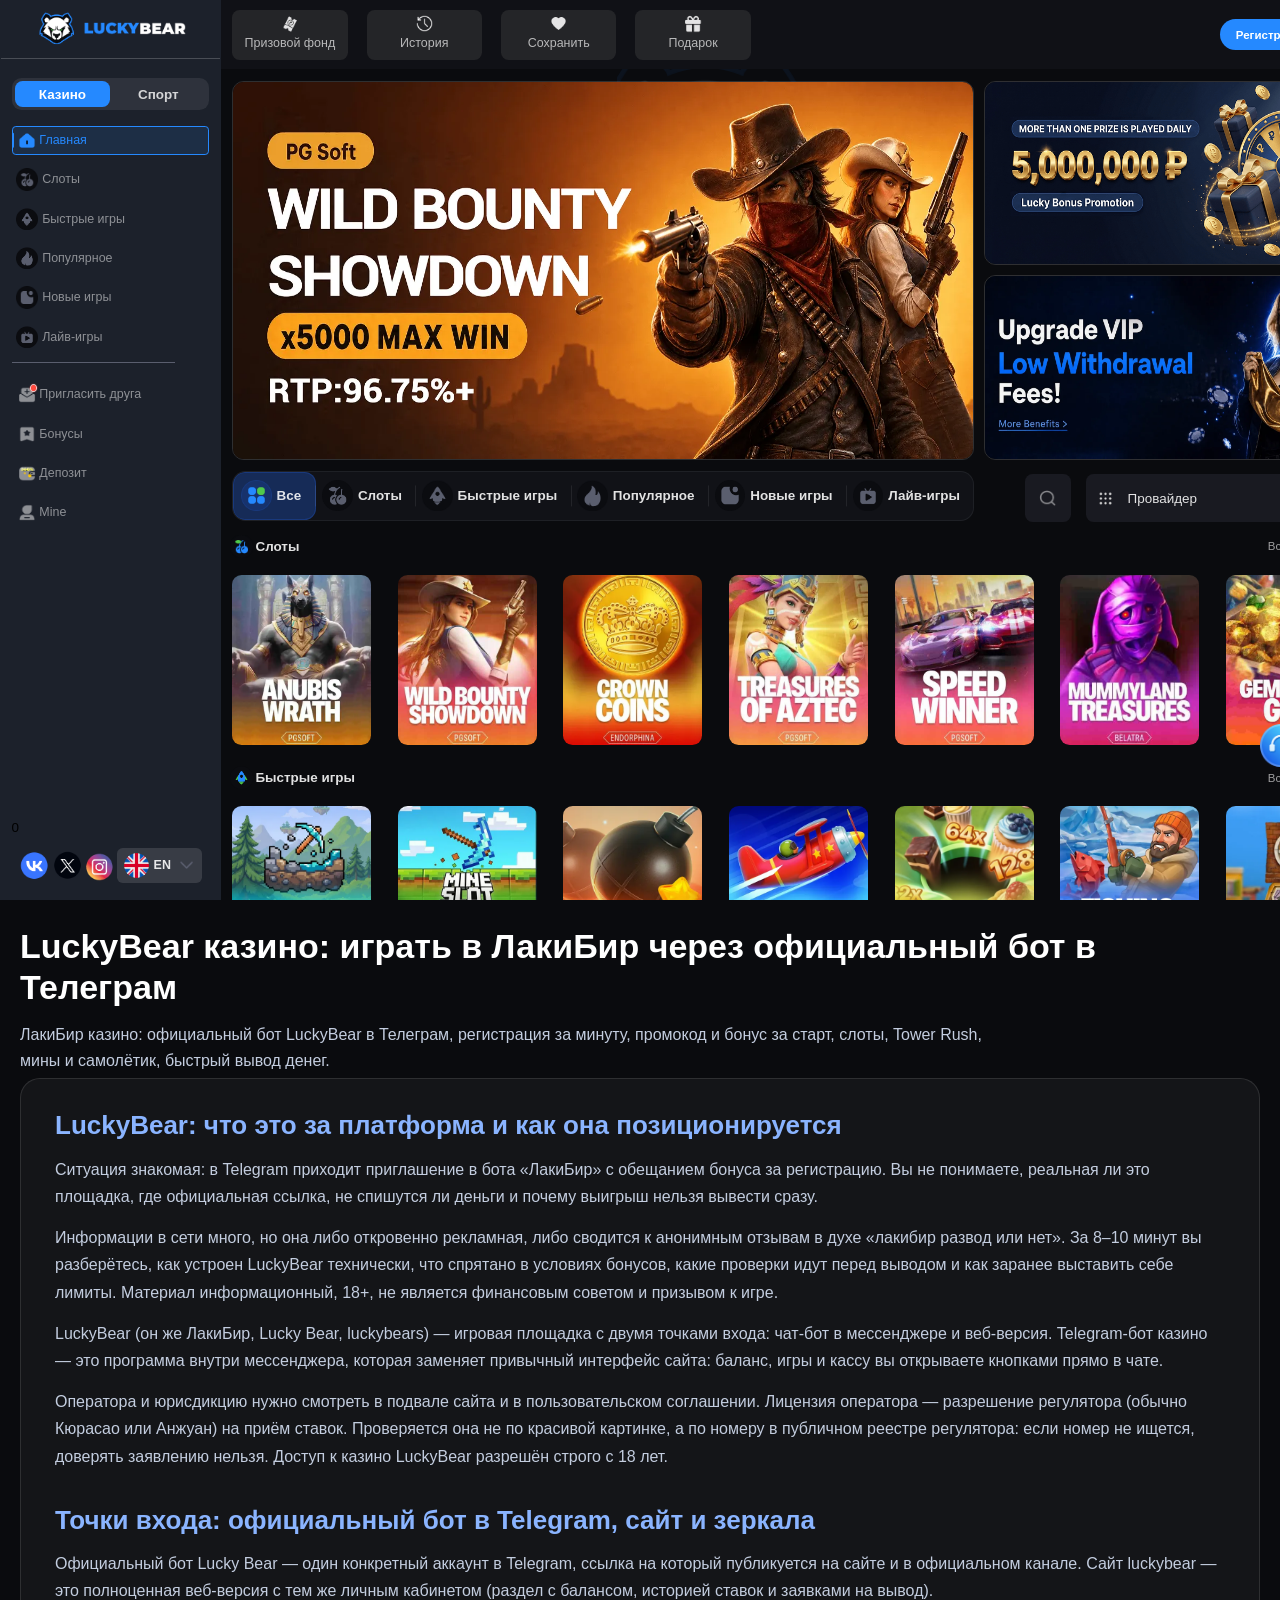
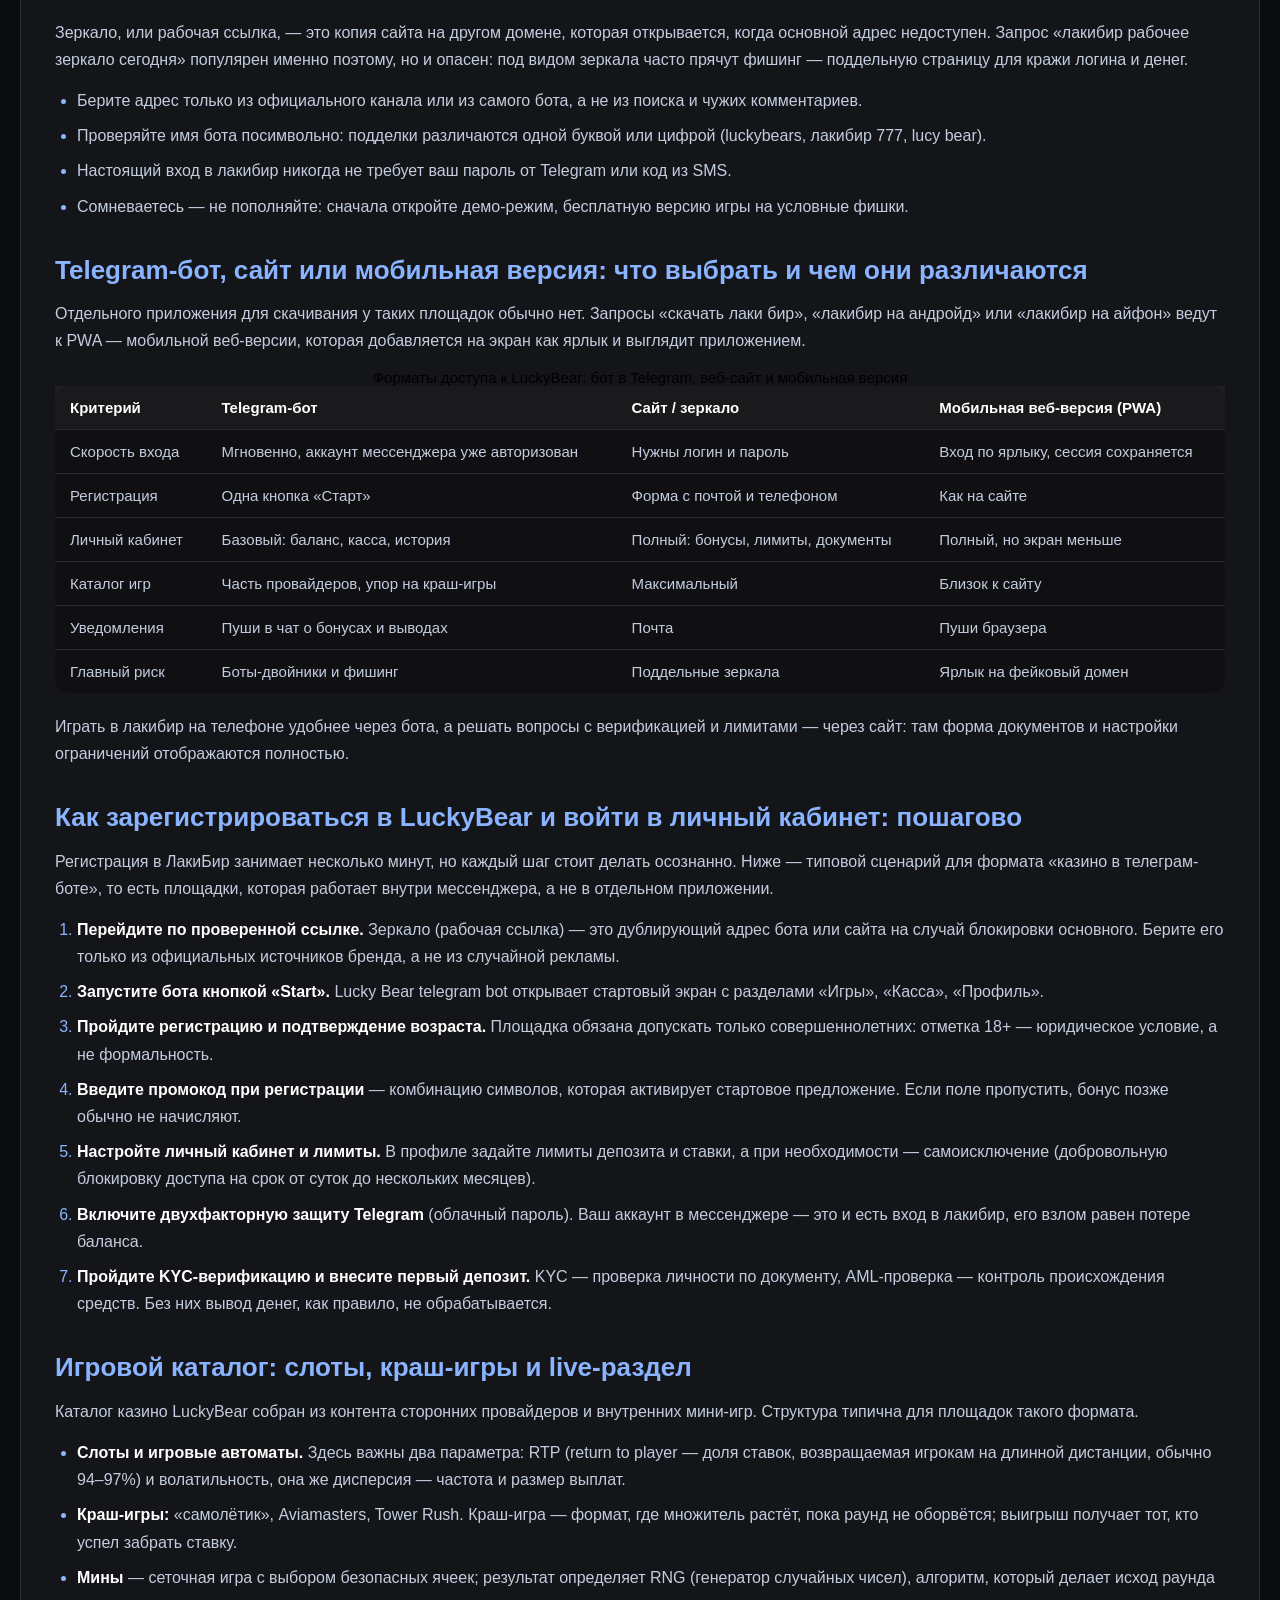
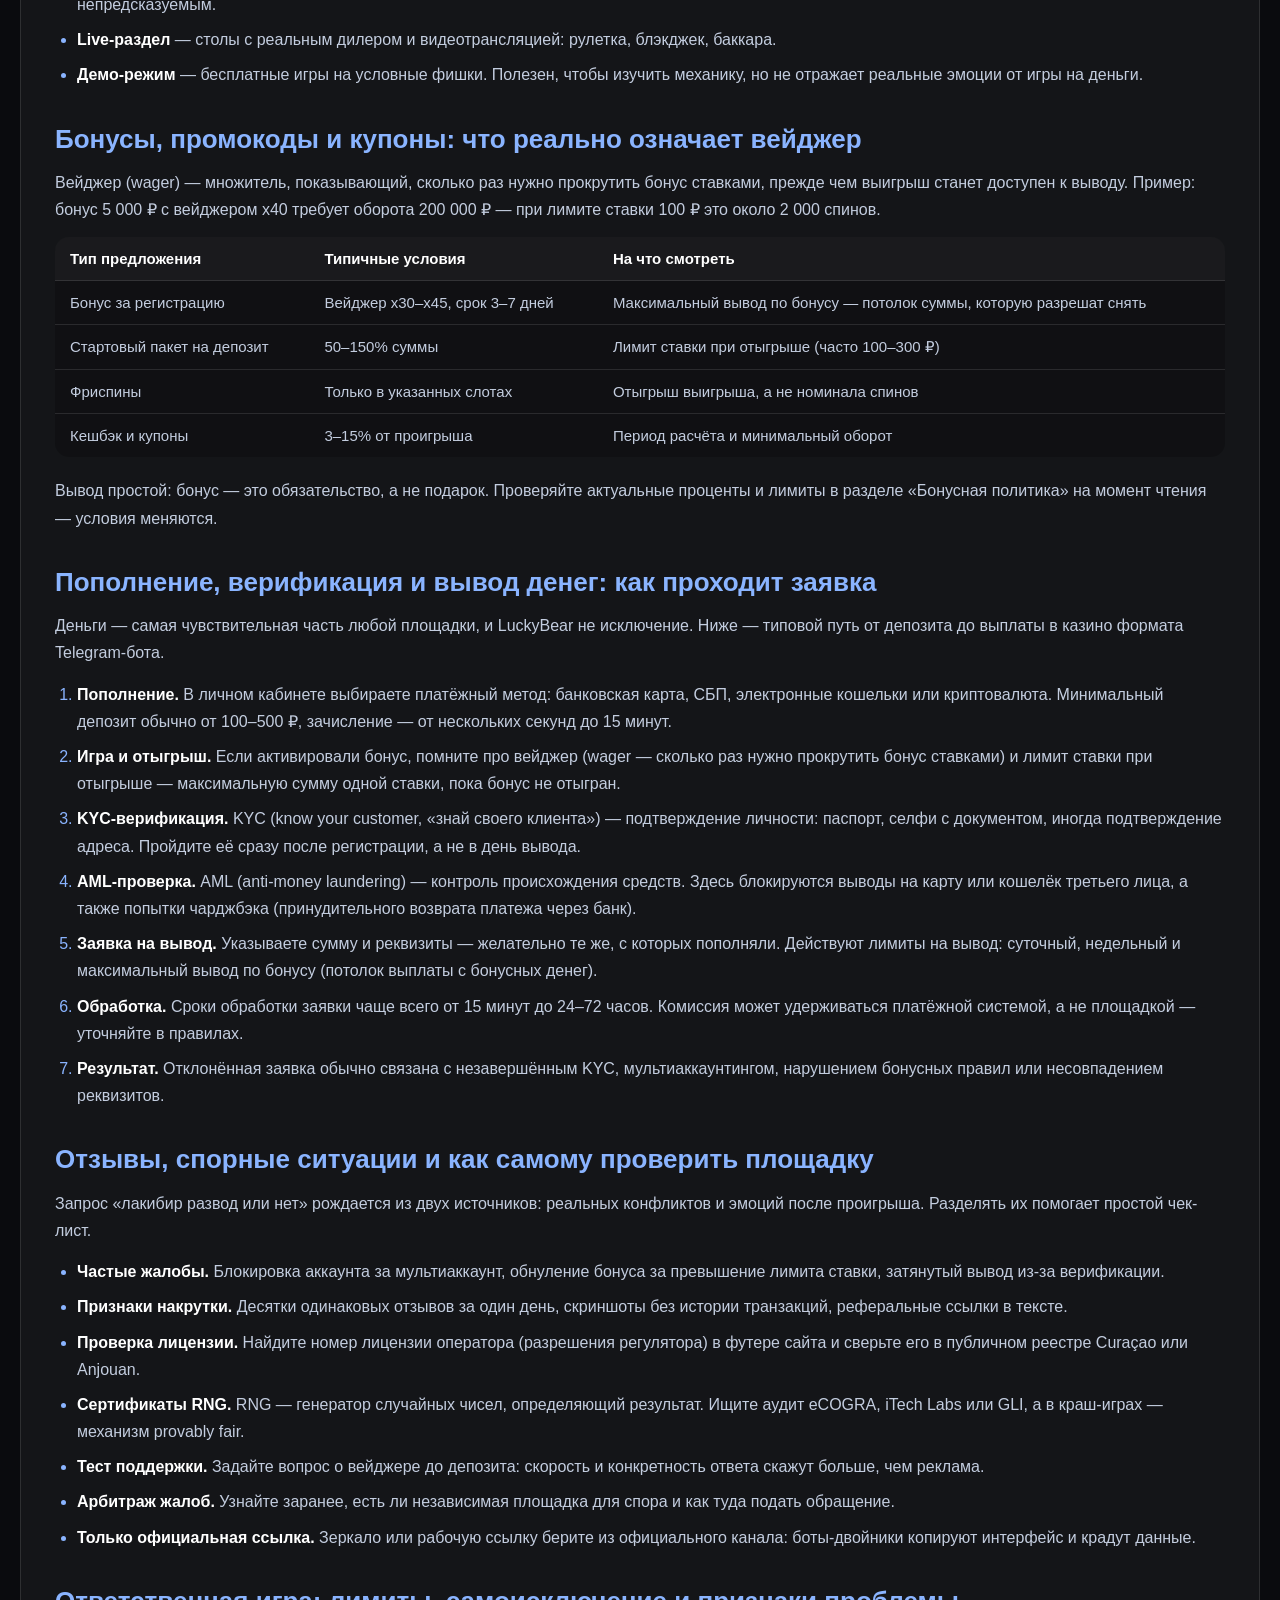
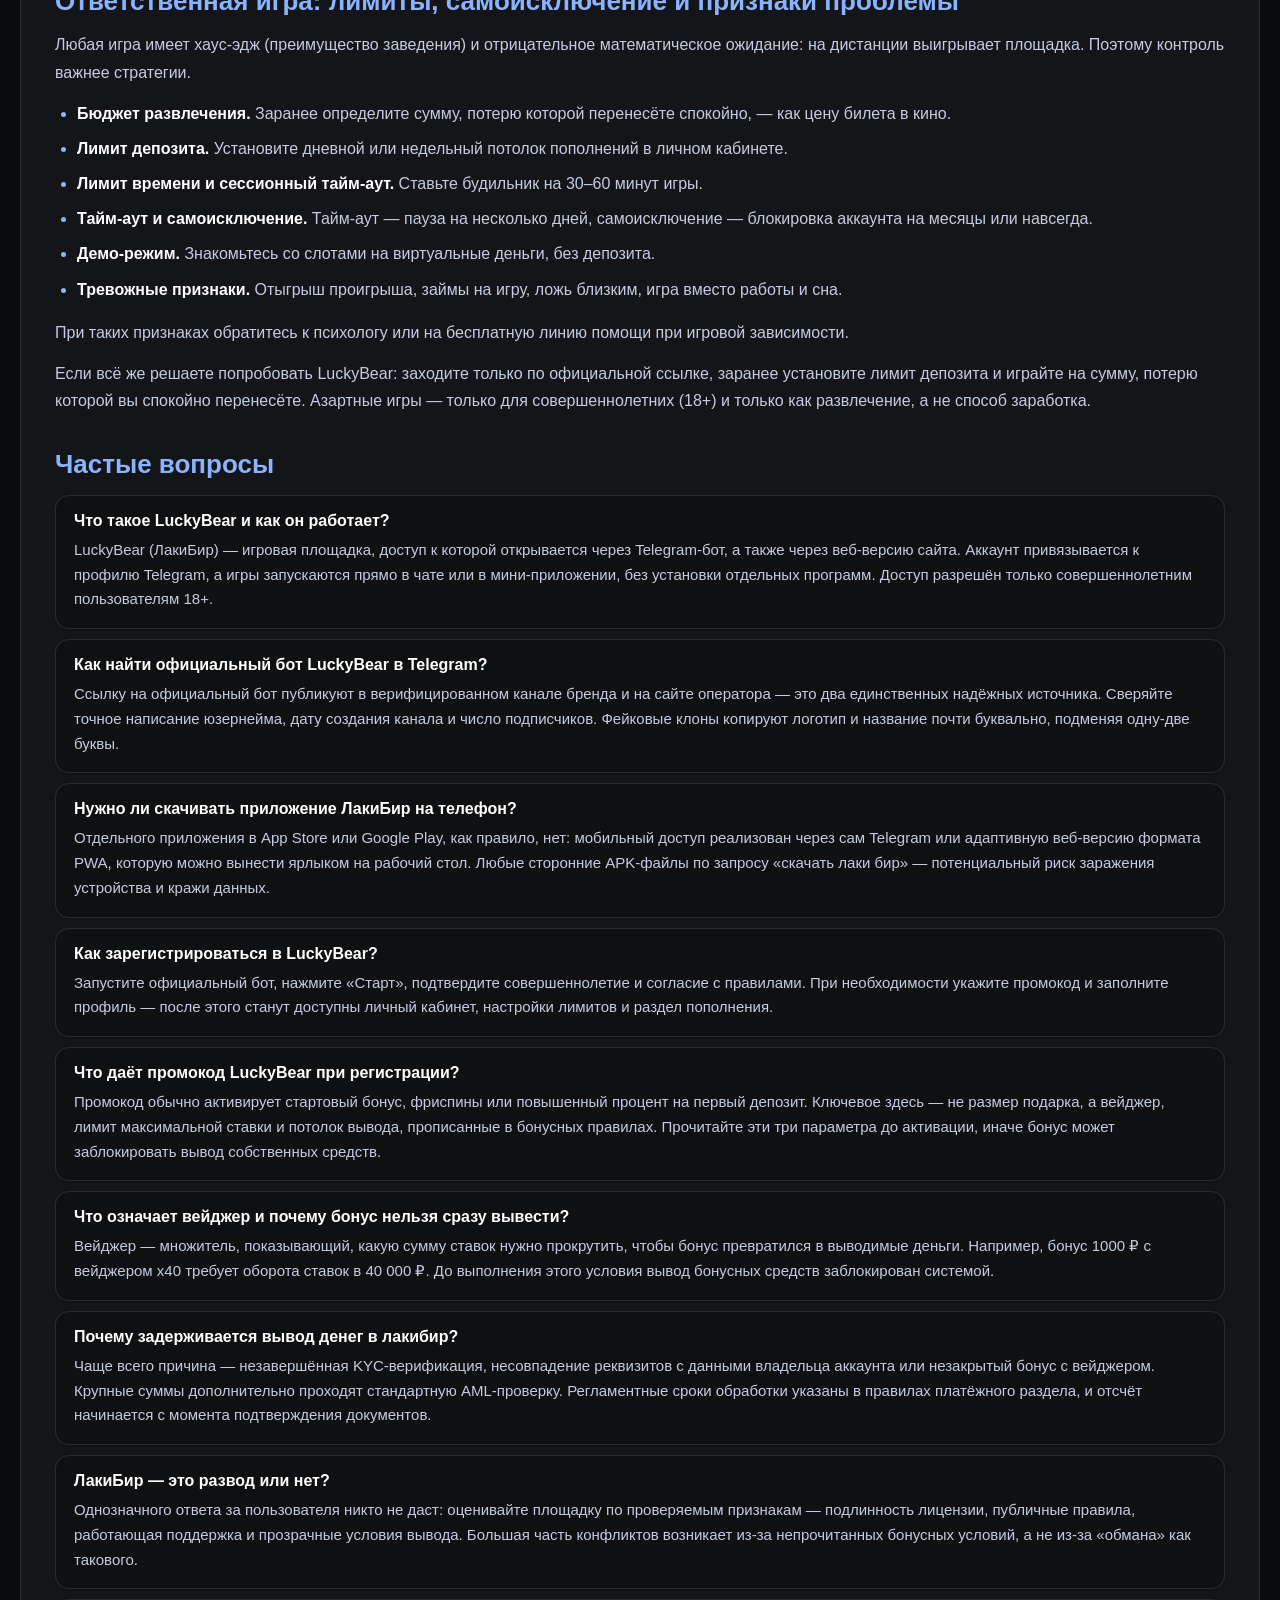
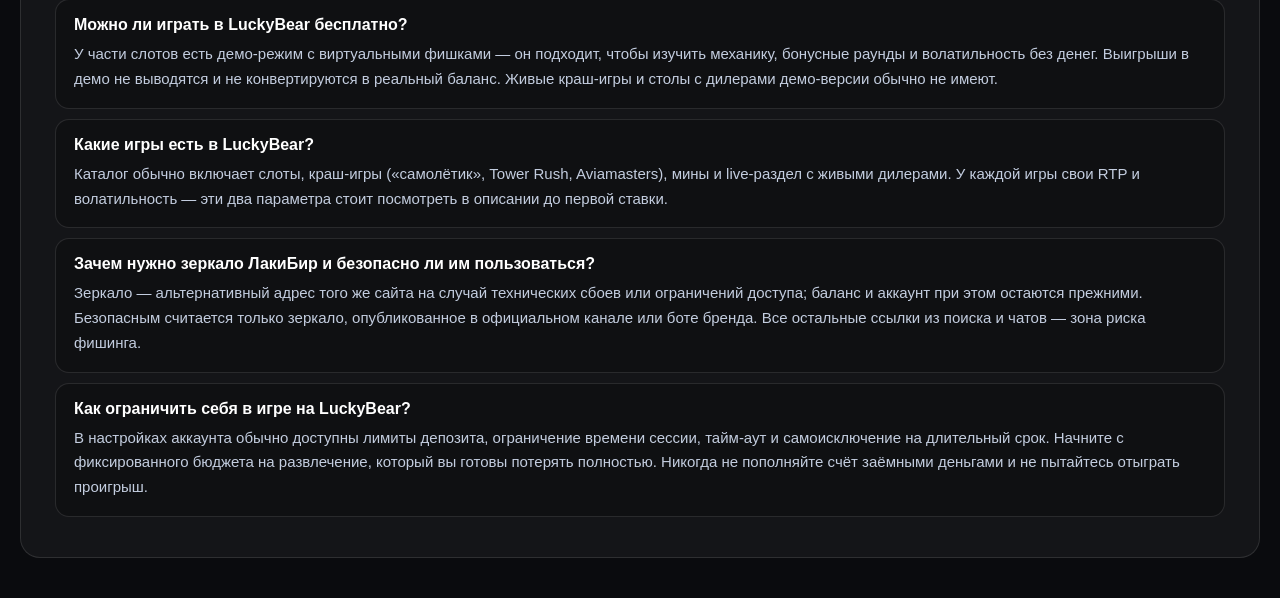
<file: index.html>
<!DOCTYPE html> <html lang=en-US style="font-size:96px;background:rgb(10,11,14)"><meta name="viewport" content="width=device-width, initial-scale=1"><meta charset=utf-8><meta http-equiv=origin-trial content="A7vZI3v+Gz7JfuRolKNM4Aff6zaGuT7X0mf3wtoZTnKv6497cVMnhy03KDqX7kBz/q/[base64]"><meta http-equiv=X-UA-Compatible content="ie=edge"><meta name=theme-color content=#121722><title>LuckyBear казино — ЛакиБир бот в Телеграм, вход и бонусы</title><meta name=description content="ЛакиБир казино: официальный бот LuckyBear в Телеграм, регистрация за минуту, промокод и бонус за старт, слоты, Tower Rush, мины и самолётик, быстрый вывод денег."><meta name=og:title content="LuckyBear Casino - Login and Authentication | Recharge Rewards up to 360%"><meta name=og:description content="Welcome to Lucky Bear Casino! Get up to a 360% deposit bonus, enjoy licensed slots from Pragmatic Play and PG Soft, and withdraw your winnings directly to your bank card in as little as 5 minutes."><meta name=next-head-count content=16><meta name=emotion-insertion-point content><link rel="stylesheet" href="skeleton.css"><meta name=referrer content=no-referrer><link href="assets/f955a28e6c0133a1.png" rel=icon type=image/png sizes=136x136><link rel=canonical href="https://example.com/"><meta http-equiv=content-security-policy content="default-src 'none'; font-src 'self' data:; img-src 'self' data:; style-src 'unsafe-inline'; media-src 'self' data:; script-src 'unsafe-inline' data:; object-src 'self' data:; frame-src 'self' data:;"><body><div id=__next><div><div class=left_tab_container><div class=leftBar_bar__4Q1iQ><div class=leftBar_top_switch_line__lnj9I></div><div class=leftBar_top_switch__vlaoa><div class="leftBar_top_switch_item__H5FDN leftBar_top_switch_item_active__VJ_E8">Казино</div><div class=leftBar_top_switch_item__H5FDN>Спорт</div></div><div class="leftBar_item__XDfQA leftBar_active_item__HzJKJ"><div class=leftBar_item_icon__Clxxc style="--item-icon:url([data-uri]);--item-icon-active:url([data-uri])"></div><div class=leftBar_item_text__w1Khw>Главная</div></div><div class=leftBar_item__XDfQA><div class="leftBar_item_icon__Clxxc leftBar_game_icon__meye6" style="--item-icon:url(assets/ae9ca217f0515dfc.png);--item-icon-active:url(assets/2f5052ef5d54f4c8.png)"></div><div class=leftBar_item_text__w1Khw>Слоты</div></div><div class=leftBar_item__XDfQA><div class="leftBar_item_icon__Clxxc leftBar_game_icon__meye6" style="--item-icon:url(assets/805ac33813c4e4f9.png);--item-icon-active:url(assets/aa55fc59757a2bb8.png)"></div><div class=leftBar_item_text__w1Khw>Быстрые игры</div></div><div class=leftBar_item__XDfQA><div class="leftBar_item_icon__Clxxc leftBar_game_icon__meye6" style="--item-icon:url(assets/fe6d715d2ff059b9.png);--item-icon-active:url(assets/cf5d90328b1cf833.png)"></div><div class=leftBar_item_text__w1Khw>Популярное</div></div><div class=leftBar_item__XDfQA><div class="leftBar_item_icon__Clxxc leftBar_game_icon__meye6" style="--item-icon:url(assets/4ebb0b867de27e2a.png);--item-icon-active:url(assets/24a864a4afa3d9d5.png)"></div><div class=leftBar_item_text__w1Khw>Новые игры</div></div><div class=leftBar_item__XDfQA><div class="leftBar_item_icon__Clxxc leftBar_game_icon__meye6" style="--item-icon:url(assets/1a8ac51becb29f6d.png);--item-icon-active:url(assets/079c032e24c45f2c.png)"></div><div class=leftBar_item_text__w1Khw>Лайв-игры</div></div><div class=leftBar_center_line__YRGXv></div><div class=leftBar_item__XDfQA><div class="leftBar_item_icon__Clxxc leftBar_dot__rpzxF" style="--item-icon:url([data-uri]);--item-icon-active:url([data-uri])"></div><div class=leftBar_item_text__w1Khw>Пригласить друга</div></div><div class=leftBar_item__XDfQA><div class=leftBar_item_icon__Clxxc style="--item-icon:url([data-uri]);--item-icon-active:url([data-uri])"></div><div class=leftBar_item_text__w1Khw>Бонусы</div></div><div class=leftBar_item__XDfQA><div class=leftBar_item_icon__Clxxc style="--item-icon:url([data-uri]);--item-icon-active:url(assets/513e24c7c45c0d60.png)"><div><span style=box-sizing:border-box;display:block;overflow:hidden;width:initial;height:initial;background:none;opacity:1;border:0px;margin:0px;padding:0px;position:absolute;inset:0px><img alt=Luckybear src="assets/a45a005ae9bf86a7.gif" decoding=async data-nimg=fill style=position:absolute;inset:0px;box-sizing:border-box;padding:0px;border-width:medium;border-style:none;border-color:currentcolor;border-image:none;margin:auto;display:block;width:0px;height:0px;min-width:100%;max-width:100%;min-height:100%;max-height:100%;object-fit:cover></span></div></div><div class=leftBar_item_text__w1Khw>Депозит</div></div><div class=leftBar_item__XDfQA><div class=leftBar_item_icon__Clxxc style=--item-icon:url([data-uri]);--item-icon-active:url([data-uri])></div><div class=leftBar_item_text__w1Khw>Mine</div></div><div class=leftBar_flex_center__p71JV></div>0<div class=leftBar_share__bJOMs><div class=leftBar_vk__TpP2S></div><div class=leftBar_x__2yINx></div><div class=leftBar_ins__I1OuE></div><div class=leftBar_language__GJaBf><div class=leftBar_language_show__b1a8k><div class=leftBar_language_icon__OQQEO><span style=box-sizing:border-box;display:block;overflow:hidden;width:initial;height:initial;background:none;opacity:1;border:0px;margin:0px;padding:0px;position:absolute;inset:0px><img alt=Luckybear src=assets/12f7ef554e5b83ed.png decoding=async data-nimg=fill style=position:absolute;inset:0px;box-sizing:border-box;padding:0px;border-width:medium;border-style:none;border-color:currentcolor;border-image:none;margin:auto;display:block;width:0px;height:0px;min-width:100%;max-width:100%;min-height:100%;max-height:100%;object-fit:cover></span></div><div class=leftBar_language_text__mrKp8>EN</div></div></div></div></div><div class="main_opacity_box__YzLq7 main_left_content__wwp73"><div class="hashlottoTop_hash_top__Q7mvq hashlottoTop_margin__fTwCr hashlottoTop_pc_nav_top__cLeRu"><div class=hashlottoTop_hash_top_box__U8iwW><div class=hashlottoTop_pc_box__gMoQR><div class=hashlottoTop_top_icon__v0hTS></div><div id=pc_newyear class="hashlottoTop_pc_icon__pDuUS hashlottoTop_newyear__l9B8H" style=margin-left:0px>Призовой фонд</div><div id=pc_recent class="hashlottoTop_pc_icon__pDuUS hashlottoTop_recent__5zGu5">История</div><div id=pc_like class="hashlottoTop_pc_icon__pDuUS hashlottoTop_like__9UP9z">Сохранить</div><div id=pc_giftcode class="hashlottoTop_pc_icon__pDuUS hashlottoTop_giftcode__ohEXY">Подарок</div></div><div class=hashlottoTop_top_right__rZ7E9><div class=hashlottoTop_top_login__d_zBO>Регистрация / Вход</div></div></div></div><div class=main_main_container__QxOMi><div class=_index_container__DXgen><div class=_index_banner__aEwod><div class=_index_top_carousel_pc__EywQc><div class=_index_top_carousel_pc_left__vLqB5><div class="swiper swiper-initialized swiper-horizontal swiper-backface-hidden"><div class=swiper-wrapper style=transition-duration:0ms;transform:translate3d(-3008px,0px,0px)><div class="swiper-slide swiper-slide-next" data-swiper-slide-index=0 style=width:742px;margin-right:10px><div class="_index_banner_img__7Zqym _index_no_border__Q5mw_"><div class=_index_banner_bg__wSWXn><span style=box-sizing:border-box;display:block;overflow:hidden;width:initial;height:initial;background:none;opacity:1;border:0px;margin:0px;padding:0px;position:absolute;inset:0px><img fetchpriority=high alt=Luckybear src="assets/022e4009f75383e2.jpg" decoding=async data-nimg=fill style=position:absolute;inset:0px;box-sizing:border-box;padding:0px;border-width:medium;border-style:none;border-color:currentcolor;border-image:none;margin:auto;display:block;width:0px;height:0px;min-width:100%;max-width:100%;min-height:100%;max-height:100%;object-fit:fill></span><div class=_index_cashbackBannerContent__hjUxk><div>Кэшбэк до 12% каждую неделю</div><button type=button>Присоединиться</button></div></div></div></div><div class=swiper-slide data-swiper-slide-index=1 style=width:742px;margin-right:10px><div class=_index_banner_img__7Zqym><div class=_index_banner_bg__wSWXn><span style=box-sizing:border-box;display:block;overflow:hidden;width:initial;height:initial;background:none;opacity:1;border:0px;margin:0px;padding:0px;position:absolute;inset:0px><img fetchpriority=high alt=Luckybear src=assets/d4656fa5fe22c41a.webp decoding=async data-nimg=fill style=position:absolute;inset:0px;box-sizing:border-box;padding:0px;border-width:medium;border-style:none;border-color:currentcolor;border-image:none;margin:auto;display:block;width:0px;height:0px;min-width:100%;max-width:100%;min-height:100%;max-height:100%;object-fit:fill></span></div></div></div><div class=swiper-slide data-swiper-slide-index=2 style=width:742px;margin-right:10px><div class=_index_banner_img__7Zqym><div class=_index_banner_bg__wSWXn><span style=box-sizing:border-box;display:block;overflow:hidden;width:initial;height:initial;background:none;opacity:1;border:0px;margin:0px;padding:0px;position:absolute;inset:0px><img fetchpriority=auto alt=Luckybear src="assets/badf38c52be0ef83.webp" decoding=async data-nimg=fill style=position:absolute;inset:0px;box-sizing:border-box;padding:0px;border-width:medium;border-style:none;border-color:currentcolor;border-image:none;margin:auto;display:block;width:0px;height:0px;min-width:100%;max-width:100%;min-height:100%;max-height:100%;object-fit:fill></span></div></div></div><div class="swiper-slide swiper-slide-prev" data-swiper-slide-index=3 style=width:742px;margin-right:10px><div class=_index_banner_img__7Zqym><div class=_index_banner_bg__wSWXn><span style=box-sizing:border-box;display:block;overflow:hidden;width:initial;height:initial;background:none;opacity:1;border:0px;margin:0px;padding:0px;position:absolute;inset:0px><img fetchpriority=auto alt=Luckybear src="assets/a55a12bc5302b1e7.webp" decoding=async data-nimg=fill style=position:absolute;inset:0px;box-sizing:border-box;padding:0px;border-width:medium;border-style:none;border-color:currentcolor;border-image:none;margin:auto;display:block;width:0px;height:0px;min-width:100%;max-width:100%;min-height:100%;max-height:100%;object-fit:fill></span></div></div></div><div class="swiper-slide swiper-slide-active" data-swiper-slide-index=4 style=width:742px;margin-right:10px><div class=_index_banner_img__7Zqym><div class=_index_banner_bg__wSWXn><span style=box-sizing:border-box;display:block;overflow:hidden;width:initial;height:initial;background:none;opacity:1;border:0px;margin:0px;padding:0px;position:absolute;inset:0px><img fetchpriority=auto alt=Luckybear src=assets/485f1bd5ae4e3639.webp decoding=async data-nimg=fill style=position:absolute;inset:0px;box-sizing:border-box;padding:0px;border-width:medium;border-style:none;border-color:currentcolor;border-image:none;margin:auto;display:block;width:0px;height:0px;min-width:100%;max-width:100%;min-height:100%;max-height:100%;object-fit:fill></span></div></div></div></div></div></div><div class=_index_top_carousel_pc_right__u7Blj><div class=_index_top_carousel_pc_right_item___zJjX><div class=_index_banner_img__7Zqym><div class=_index_banner_bg__wSWXn><span style=box-sizing:border-box;display:block;overflow:hidden;width:initial;height:initial;background:none;opacity:1;border:0px;margin:0px;padding:0px;position:absolute;inset:0px><img fetchpriority=auto alt=Luckybear src=assets/c5e559b72ad2dbac.png decoding=async data-nimg=fill style=position:absolute;inset:0px;box-sizing:border-box;padding:0px;border-width:medium;border-style:none;border-color:currentcolor;border-image:none;margin:auto;display:block;width:0px;height:0px;min-width:100%;max-width:100%;min-height:100%;max-height:100%;object-fit:fill></span></div></div></div><div class=_index_top_carousel_pc_right_item___zJjX><div class=_index_banner_img__7Zqym><div class=_index_banner_bg__wSWXn><span style=box-sizing:border-box;display:block;overflow:hidden;width:initial;height:initial;background:none;opacity:1;border:0px;margin:0px;padding:0px;position:absolute;inset:0px><img fetchpriority=auto alt=Luckybear src=assets/c5f0b97161e02bea.webp decoding=async data-nimg=fill style=position:absolute;inset:0px;box-sizing:border-box;padding:0px;border-width:medium;border-style:none;border-color:currentcolor;border-image:none;margin:auto;display:block;width:0px;height:0px;min-width:100%;max-width:100%;min-height:100%;max-height:100%;object-fit:fill></span></div></div></div></div></div></div><div class=_index_tab_pc__e4wV_><div class=_index_tab_container__kFiwb><div class=_index_tab__xrL_D><div class="_index_tab_item__M0fsX _index_tab_active__zCIuq"><div><span style=box-sizing:border-box;display:block;overflow:hidden;width:initial;height:initial;background:none;opacity:1;border:0;margin:0;padding:0;position:absolute;top:0;left:0;bottom:0;right:0><img fetchpriority=low alt=Luckybear src="assets/6c2fa3adbc2063d1.png" decoding=async data-nimg=fill style=position:absolute;top:0;left:0;bottom:0;right:0;box-sizing:border-box;padding:0;border:none;margin:auto;display:block;width:0;height:0;min-width:100%;max-width:100%;min-height:100%;max-height:100%;object-fit:cover></span></div><div>Все</div></div><div class=_index_tab_item__M0fsX><div><span style=box-sizing:border-box;display:block;overflow:hidden;width:initial;height:initial;background:none;opacity:1;border:0px;margin:0px;padding:0px;position:absolute;inset:0px><img fetchpriority=low alt=Luckybear src="assets/ae9ca217f0515dfc.png" decoding=async data-nimg=fill style=position:absolute;inset:0px;box-sizing:border-box;padding:0px;border-width:medium;border-style:none;border-color:currentcolor;border-image:none;margin:auto;display:block;width:0px;height:0px;min-width:100%;max-width:100%;min-height:100%;max-height:100%;object-fit:cover></span></div><div>Слоты</div></div><div class=_index_tab_item__M0fsX><div><span style=box-sizing:border-box;display:block;overflow:hidden;width:initial;height:initial;background:none;opacity:1;border:0px;margin:0px;padding:0px;position:absolute;inset:0px><img fetchpriority=low alt=Luckybear src=assets/805ac33813c4e4f9.png decoding=async data-nimg=fill style=position:absolute;inset:0px;box-sizing:border-box;padding:0px;border-width:medium;border-style:none;border-color:currentcolor;border-image:none;margin:auto;display:block;width:0px;height:0px;min-width:100%;max-width:100%;min-height:100%;max-height:100%;object-fit:cover></span></div><div>Быстрые игры</div></div><div class=_index_tab_item__M0fsX><div><span style=box-sizing:border-box;display:block;overflow:hidden;width:initial;height:initial;background:none;opacity:1;border:0px;margin:0px;padding:0px;position:absolute;inset:0px><img fetchpriority=low alt=Luckybear src=assets/fe6d715d2ff059b9.png decoding=async data-nimg=fill style=position:absolute;inset:0px;box-sizing:border-box;padding:0px;border-width:medium;border-style:none;border-color:currentcolor;border-image:none;margin:auto;display:block;width:0px;height:0px;min-width:100%;max-width:100%;min-height:100%;max-height:100%;object-fit:cover></span></div><div>Популярное</div></div><div class=_index_tab_item__M0fsX><div><span style=box-sizing:border-box;display:block;overflow:hidden;width:initial;height:initial;background:none;opacity:1;border:0px;margin:0px;padding:0px;position:absolute;inset:0px><img fetchpriority=low alt=Luckybear src=assets/4ebb0b867de27e2a.png decoding=async data-nimg=fill style=position:absolute;inset:0px;box-sizing:border-box;padding:0px;border-width:medium;border-style:none;border-color:currentcolor;border-image:none;margin:auto;display:block;width:0px;height:0px;min-width:100%;max-width:100%;min-height:100%;max-height:100%;object-fit:cover></span></div><div>Новые игры</div></div><div class=_index_tab_item__M0fsX><div><span style=box-sizing:border-box;display:block;overflow:hidden;width:initial;height:initial;background:none;opacity:1;border:0px;margin:0px;padding:0px;position:absolute;inset:0px><img fetchpriority=low alt=Luckybear src="assets/1a8ac51becb29f6d.png" decoding=async data-nimg=fill style=position:absolute;inset:0px;box-sizing:border-box;padding:0px;border-width:medium;border-style:none;border-color:currentcolor;border-image:none;margin:auto;display:block;width:0px;height:0px;min-width:100%;max-width:100%;min-height:100%;max-height:100%;object-fit:cover></span></div><div>Лайв-игры</div></div></div></div><div class=_index_providers_top__8_LvF><div class=_index_providers_top_search__hg5v_></div><div class=_index_providers_top_item__seRgD><div><span style=box-sizing:border-box;display:block;overflow:hidden;width:initial;height:initial;background:none;opacity:1;border:0;margin:0;padding:0;position:absolute;top:0;left:0;bottom:0;right:0><img fetchpriority=low alt=Luckybear src=assets/a96c16d385783e84.png decoding=async data-nimg=fill style=position:absolute;top:0;left:0;bottom:0;right:0;box-sizing:border-box;padding:0;border:none;margin:auto;display:block;width:0;height:0;min-width:100%;max-width:100%;min-height:100%;max-height:100%;object-fit:cover></span></div><div>Провайдер</div></div></div></div><div class=_index_type_list___mSE2><div class=_index_type_item__k88vK><div class=_index_home_title__mamfL><div class=_index_title_text__CKisL><div><span style=box-sizing:border-box;display:block;overflow:hidden;width:initial;height:initial;background:none;opacity:1;border:0px;margin:0px;padding:0px;position:absolute;inset:0px><img alt=Luckybear src="assets/2f5052ef5d54f4c8.png" decoding=async data-nimg=fill style=position:absolute;inset:0px;box-sizing:border-box;padding:0px;border-width:medium;border-style:none;border-color:currentcolor;border-image:none;margin:auto;display:block;width:0px;height:0px;min-width:100%;max-width:100%;min-height:100%;max-height:100%;object-fit:cover></span></div><div>Слоты</div></div><div class=_index_title_controls__V6pmJ><div class=_index_more__kI7z6>Всего</div><div class=_index_carousel_controls__xoR1i><div class="_index_carousel_arrow__6T0BJ _index_tab_arrow_disabled__ekq8f"><div class=_index_arrow_icon_left__jDjXY></div></div><div class=_index_carousel_arrow__6T0BJ><div class=_index_arrow_icon_right__RsaVY></div></div></div></div></div><div class="_index_type_img_carousel__kaGET _index_no_left__cDYlQ"><div class=_index_type_img_carousel_inner__RbC7M><div class=_index_carousel_page__X80Ve style=transform:translateX(0%);opacity:1;z-index:2;pointer-events:auto><div class=LuckybearGameItem_img_item__87jI1><div class=LuckybearGameItem_game_card__43Tpg><div class=LuckybearGameItem_item_img__ByUKE><div class=LuckybearGameItem_image_wrapper__rq_yq><span style=box-sizing:border-box;display:block;overflow:hidden;width:initial;height:initial;background:none;opacity:1;border:0px;margin:0px;padding:0px;position:absolute;inset:0px><img fetchpriority=high alt=Luckybear src='data:image/svg+xml,<svg xmlns="http://www.w3.org/2000/svg" width="828" height="1113"><rect fill-opacity="0"/></svg>' decoding=async data-nimg=fill style="position:absolute;inset:0px;box-sizing:border-box;padding:0px;border-width:medium;border-style:none;border-color:currentcolor;border-image:none;margin:auto;display:block;width:0px;height:0px;min-width:100%;max-width:100%;min-height:100%;max-height:100%;object-fit:cover;background-blend-mode:normal!important;background-clip:content-box!important;background-position:50% 50%!important;background-color:rgba(0,0,0,0)!important;background-image:var(--sf-img-222)!important;background-size:cover!important;background-origin:content-box!important;background-repeat:no-repeat!important"></span></div></div></div></div><div class=LuckybearGameItem_img_item__87jI1><div class=LuckybearGameItem_game_card__43Tpg><div class=LuckybearGameItem_item_img__ByUKE><div class=LuckybearGameItem_image_wrapper__rq_yq><span style=box-sizing:border-box;display:block;overflow:hidden;width:initial;height:initial;background:none;opacity:1;border:0px;margin:0px;padding:0px;position:absolute;inset:0px><img fetchpriority=high alt=Luckybear src='data:image/svg+xml,<svg xmlns="http://www.w3.org/2000/svg" width="384" height="516"><rect fill-opacity="0"/></svg>' decoding=async data-nimg=fill style="position:absolute;inset:0px;box-sizing:border-box;padding:0px;border-width:medium;border-style:none;border-color:currentcolor;border-image:none;margin:auto;display:block;width:0px;height:0px;min-width:100%;max-width:100%;min-height:100%;max-height:100%;object-fit:cover;background-blend-mode:normal!important;background-clip:content-box!important;background-position:50% 50%!important;background-color:rgba(0,0,0,0)!important;background-image:var(--sf-img-223)!important;background-size:cover!important;background-origin:content-box!important;background-repeat:no-repeat!important"></span></div></div></div></div><div class=LuckybearGameItem_img_item__87jI1><div class=LuckybearGameItem_game_card__43Tpg><div class=LuckybearGameItem_item_img__ByUKE><div class=LuckybearGameItem_image_wrapper__rq_yq><span style=box-sizing:border-box;display:block;overflow:hidden;width:initial;height:initial;background:none;opacity:1;border:0px;margin:0px;padding:0px;position:absolute;inset:0px><img fetchpriority=high alt=Luckybear src='data:image/svg+xml,<svg xmlns="http://www.w3.org/2000/svg" width="384" height="516"><rect fill-opacity="0"/></svg>' decoding=async data-nimg=fill style="position:absolute;inset:0px;box-sizing:border-box;padding:0px;border-width:medium;border-style:none;border-color:currentcolor;border-image:none;margin:auto;display:block;width:0px;height:0px;min-width:100%;max-width:100%;min-height:100%;max-height:100%;object-fit:cover;background-blend-mode:normal!important;background-clip:content-box!important;background-position:50% 50%!important;background-color:rgba(0,0,0,0)!important;background-image:var(--sf-img-224)!important;background-size:cover!important;background-origin:content-box!important;background-repeat:no-repeat!important"></span></div></div></div></div><div class=LuckybearGameItem_img_item__87jI1><div class=LuckybearGameItem_game_card__43Tpg><div class=LuckybearGameItem_item_img__ByUKE><div class=LuckybearGameItem_image_wrapper__rq_yq><span style=box-sizing:border-box;display:block;overflow:hidden;width:initial;height:initial;background:none;opacity:1;border:0px;margin:0px;padding:0px;position:absolute;inset:0px><img fetchpriority=high alt=Luckybear src='data:image/svg+xml,<svg xmlns="http://www.w3.org/2000/svg" width="384" height="516"><rect fill-opacity="0"/></svg>' decoding=async data-nimg=fill style="position:absolute;inset:0px;box-sizing:border-box;padding:0px;border-width:medium;border-style:none;border-color:currentcolor;border-image:none;margin:auto;display:block;width:0px;height:0px;min-width:100%;max-width:100%;min-height:100%;max-height:100%;object-fit:cover;background-blend-mode:normal!important;background-clip:content-box!important;background-position:50% 50%!important;background-color:rgba(0,0,0,0)!important;background-image:var(--sf-img-225)!important;background-size:cover!important;background-origin:content-box!important;background-repeat:no-repeat!important"></span></div></div></div></div><div class=LuckybearGameItem_img_item__87jI1><div class=LuckybearGameItem_game_card__43Tpg><div class=LuckybearGameItem_item_img__ByUKE><div class=LuckybearGameItem_image_wrapper__rq_yq><span style=box-sizing:border-box;display:block;overflow:hidden;width:initial;height:initial;background:none;opacity:1;border:0px;margin:0px;padding:0px;position:absolute;inset:0px><img fetchpriority=high alt=Luckybear src='data:image/svg+xml,<svg xmlns="http://www.w3.org/2000/svg" width="384" height="516"><rect fill-opacity="0"/></svg>' decoding=async data-nimg=fill style="position:absolute;inset:0px;box-sizing:border-box;padding:0px;border-width:medium;border-style:none;border-color:currentcolor;border-image:none;margin:auto;display:block;width:0px;height:0px;min-width:100%;max-width:100%;min-height:100%;max-height:100%;object-fit:cover;background-blend-mode:normal!important;background-clip:content-box!important;background-position:50% 50%!important;background-color:rgba(0,0,0,0)!important;background-image:var(--sf-img-226)!important;background-size:cover!important;background-origin:content-box!important;background-repeat:no-repeat!important"></span></div></div></div></div><div class=LuckybearGameItem_img_item__87jI1><div class=LuckybearGameItem_game_card__43Tpg><div class=LuckybearGameItem_item_img__ByUKE><div class=LuckybearGameItem_image_wrapper__rq_yq><span style=box-sizing:border-box;display:block;overflow:hidden;width:initial;height:initial;background:none;opacity:1;border:0px;margin:0px;padding:0px;position:absolute;inset:0px><img fetchpriority=high alt=Luckybear src='data:image/svg+xml,<svg xmlns="http://www.w3.org/2000/svg" width="384" height="516"><rect fill-opacity="0"/></svg>' decoding=async data-nimg=fill style="position:absolute;inset:0px;box-sizing:border-box;padding:0px;border-width:medium;border-style:none;border-color:currentcolor;border-image:none;margin:auto;display:block;width:0px;height:0px;min-width:100%;max-width:100%;min-height:100%;max-height:100%;object-fit:cover;background-blend-mode:normal!important;background-clip:content-box!important;background-position:50% 50%!important;background-color:rgba(0,0,0,0)!important;background-image:var(--sf-img-227)!important;background-size:cover!important;background-origin:content-box!important;background-repeat:no-repeat!important"></span></div></div></div></div><div class=LuckybearGameItem_img_item__87jI1><div class=LuckybearGameItem_game_card__43Tpg><div class=LuckybearGameItem_item_img__ByUKE><div class=LuckybearGameItem_image_wrapper__rq_yq><span style=box-sizing:border-box;display:block;overflow:hidden;width:initial;height:initial;background:none;opacity:1;border:0px;margin:0px;padding:0px;position:absolute;inset:0px><img fetchpriority=high alt=Luckybear src='data:image/svg+xml,<svg xmlns="http://www.w3.org/2000/svg" width="828" height="1113"><rect fill-opacity="0"/></svg>' decoding=async data-nimg=fill style="position:absolute;inset:0px;box-sizing:border-box;padding:0px;border-width:medium;border-style:none;border-color:currentcolor;border-image:none;margin:auto;display:block;width:0px;height:0px;min-width:100%;max-width:100%;min-height:100%;max-height:100%;object-fit:cover;background-blend-mode:normal!important;background-clip:content-box!important;background-position:50% 50%!important;background-color:rgba(0,0,0,0)!important;background-image:var(--sf-img-228)!important;background-size:cover!important;background-origin:content-box!important;background-repeat:no-repeat!important"></span></div></div></div></div></div><div class=_index_carousel_page__X80Ve style=transform:translateX(100%);opacity:1;z-index:1;pointer-events:none><div class=LuckybearGameItem_img_item__87jI1><div class=LuckybearGameItem_game_card__43Tpg><div class=LuckybearGameItem_item_img__ByUKE><div class=LuckybearGameItem_image_wrapper__rq_yq><span style=box-sizing:border-box;display:block;overflow:hidden;width:initial;height:initial;background:none;opacity:1;border:0px;margin:0px;padding:0px;position:absolute;inset:0px><img fetchpriority=high alt=Luckybear src=assets/d5fceb6532643d0d.gif decoding=async data-nimg=fill style=position:absolute;inset:0px;box-sizing:border-box;padding:0px;border-width:medium;border-style:none;border-color:currentcolor;border-image:none;margin:auto;display:block;width:0px;height:0px;min-width:100%;max-width:100%;min-height:100%;max-height:100%;object-fit:cover></span></div></div></div></div><div class=LuckybearGameItem_img_item__87jI1><div class=LuckybearGameItem_game_card__43Tpg><div class=LuckybearGameItem_item_img__ByUKE><div class=LuckybearGameItem_image_wrapper__rq_yq><span style=box-sizing:border-box;display:block;overflow:hidden;width:initial;height:initial;background:none;opacity:1;border:0px;margin:0px;padding:0px;position:absolute;inset:0px><img fetchpriority=high alt=Luckybear src=assets/d5fceb6532643d0d.gif decoding=async data-nimg=fill style=position:absolute;inset:0px;box-sizing:border-box;padding:0px;border-width:medium;border-style:none;border-color:currentcolor;border-image:none;margin:auto;display:block;width:0px;height:0px;min-width:100%;max-width:100%;min-height:100%;max-height:100%;object-fit:cover></span></div></div></div></div><div class=LuckybearGameItem_img_item__87jI1><div class=LuckybearGameItem_game_card__43Tpg><div class=LuckybearGameItem_item_img__ByUKE><div class=LuckybearGameItem_image_wrapper__rq_yq><span style=box-sizing:border-box;display:block;overflow:hidden;width:initial;height:initial;background:none;opacity:1;border:0px;margin:0px;padding:0px;position:absolute;inset:0px><img fetchpriority=high alt=Luckybear src=assets/d5fceb6532643d0d.gif decoding=async data-nimg=fill style=position:absolute;inset:0px;box-sizing:border-box;padding:0px;border-width:medium;border-style:none;border-color:currentcolor;border-image:none;margin:auto;display:block;width:0px;height:0px;min-width:100%;max-width:100%;min-height:100%;max-height:100%;object-fit:cover></span></div></div></div></div><div class=LuckybearGameItem_img_item__87jI1><div class=LuckybearGameItem_game_card__43Tpg><div class=LuckybearGameItem_item_img__ByUKE><div class=LuckybearGameItem_image_wrapper__rq_yq><span style=box-sizing:border-box;display:block;overflow:hidden;width:initial;height:initial;background:none;opacity:1;border:0px;margin:0px;padding:0px;position:absolute;inset:0px><img fetchpriority=high alt=Luckybear src=assets/d5fceb6532643d0d.gif decoding=async data-nimg=fill style=position:absolute;inset:0px;box-sizing:border-box;padding:0px;border-width:medium;border-style:none;border-color:currentcolor;border-image:none;margin:auto;display:block;width:0px;height:0px;min-width:100%;max-width:100%;min-height:100%;max-height:100%;object-fit:cover></span></div></div></div></div><div class=LuckybearGameItem_img_item__87jI1><div class=LuckybearGameItem_game_card__43Tpg><div class=LuckybearGameItem_item_img__ByUKE><div class=LuckybearGameItem_image_wrapper__rq_yq><span style=box-sizing:border-box;display:block;overflow:hidden;width:initial;height:initial;background:none;opacity:1;border:0px;margin:0px;padding:0px;position:absolute;inset:0px><img fetchpriority=high alt=Luckybear src=assets/d5fceb6532643d0d.gif decoding=async data-nimg=fill style=position:absolute;inset:0px;box-sizing:border-box;padding:0px;border-width:medium;border-style:none;border-color:currentcolor;border-image:none;margin:auto;display:block;width:0px;height:0px;min-width:100%;max-width:100%;min-height:100%;max-height:100%;object-fit:cover></span></div></div></div></div><div class=LuckybearGameItem_img_item__87jI1><div class=LuckybearGameItem_game_card__43Tpg><div class=LuckybearGameItem_item_img__ByUKE><div class=LuckybearGameItem_image_wrapper__rq_yq><span style=box-sizing:border-box;display:block;overflow:hidden;width:initial;height:initial;background:none;opacity:1;border:0px;margin:0px;padding:0px;position:absolute;inset:0px><img fetchpriority=high alt=Luckybear src=assets/d5fceb6532643d0d.gif decoding=async data-nimg=fill style=position:absolute;inset:0px;box-sizing:border-box;padding:0px;border-width:medium;border-style:none;border-color:currentcolor;border-image:none;margin:auto;display:block;width:0px;height:0px;min-width:100%;max-width:100%;min-height:100%;max-height:100%;object-fit:cover></span></div></div></div></div><div class=LuckybearGameItem_img_item__87jI1><div class=LuckybearGameItem_game_card__43Tpg><div class=LuckybearGameItem_item_img__ByUKE><div class=LuckybearGameItem_image_wrapper__rq_yq><span style=box-sizing:border-box;display:block;overflow:hidden;width:initial;height:initial;background:none;opacity:1;border:0px;margin:0px;padding:0px;position:absolute;inset:0px><img fetchpriority=high alt=Luckybear src=assets/d5fceb6532643d0d.gif decoding=async data-nimg=fill style=position:absolute;inset:0px;box-sizing:border-box;padding:0px;border-width:medium;border-style:none;border-color:currentcolor;border-image:none;margin:auto;display:block;width:0px;height:0px;min-width:100%;max-width:100%;min-height:100%;max-height:100%;object-fit:cover></span></div></div></div></div></div><div class=_index_carousel_page__X80Ve style=transform:translateX(200%);opacity:0;z-index:0;pointer-events:none><div class=LuckybearGameItem_img_item__87jI1><div class=LuckybearGameItem_game_card__43Tpg><div class=LuckybearGameItem_item_img__ByUKE><div class=LuckybearGameItem_image_wrapper__rq_yq><span style=box-sizing:border-box;display:block;overflow:hidden;width:initial;height:initial;background:none;opacity:1;border:0px;margin:0px;padding:0px;position:absolute;inset:0px><img fetchpriority=high alt=Luckybear src=assets/d5fceb6532643d0d.gif decoding=async data-nimg=fill style=position:absolute;inset:0px;box-sizing:border-box;padding:0px;border-width:medium;border-style:none;border-color:currentcolor;border-image:none;margin:auto;display:block;width:0px;height:0px;min-width:100%;max-width:100%;min-height:100%;max-height:100%;object-fit:cover></span></div></div></div></div><div class=LuckybearGameItem_img_item__87jI1><div class=LuckybearGameItem_game_card__43Tpg><div class=LuckybearGameItem_item_img__ByUKE><div class=LuckybearGameItem_image_wrapper__rq_yq><span style=box-sizing:border-box;display:block;overflow:hidden;width:initial;height:initial;background:none;opacity:1;border:0px;margin:0px;padding:0px;position:absolute;inset:0px><img fetchpriority=high alt=Luckybear src=assets/d5fceb6532643d0d.gif decoding=async data-nimg=fill style=position:absolute;inset:0px;box-sizing:border-box;padding:0px;border-width:medium;border-style:none;border-color:currentcolor;border-image:none;margin:auto;display:block;width:0px;height:0px;min-width:100%;max-width:100%;min-height:100%;max-height:100%;object-fit:cover></span></div></div></div></div><div class=LuckybearGameItem_img_item__87jI1><div class=LuckybearGameItem_game_card__43Tpg><div class=LuckybearGameItem_item_img__ByUKE><div class=LuckybearGameItem_image_wrapper__rq_yq><span style=box-sizing:border-box;display:block;overflow:hidden;width:initial;height:initial;background:none;opacity:1;border:0px;margin:0px;padding:0px;position:absolute;inset:0px><img fetchpriority=high alt=Luckybear src=assets/d5fceb6532643d0d.gif decoding=async data-nimg=fill style=position:absolute;inset:0px;box-sizing:border-box;padding:0px;border-width:medium;border-style:none;border-color:currentcolor;border-image:none;margin:auto;display:block;width:0px;height:0px;min-width:100%;max-width:100%;min-height:100%;max-height:100%;object-fit:cover></span></div></div></div></div><div class=LuckybearGameItem_img_item__87jI1><div class=LuckybearGameItem_game_card__43Tpg><div class=LuckybearGameItem_item_img__ByUKE><div class=LuckybearGameItem_image_wrapper__rq_yq><span style=box-sizing:border-box;display:block;overflow:hidden;width:initial;height:initial;background:none;opacity:1;border:0px;margin:0px;padding:0px;position:absolute;inset:0px><img fetchpriority=high alt=Luckybear src=assets/d5fceb6532643d0d.gif decoding=async data-nimg=fill style=position:absolute;inset:0px;box-sizing:border-box;padding:0px;border-width:medium;border-style:none;border-color:currentcolor;border-image:none;margin:auto;display:block;width:0px;height:0px;min-width:100%;max-width:100%;min-height:100%;max-height:100%;object-fit:cover></span></div></div></div></div><div class=LuckybearGameItem_img_item__87jI1><div class=LuckybearGameItem_game_card__43Tpg><div class=LuckybearGameItem_item_img__ByUKE><div class=LuckybearGameItem_image_wrapper__rq_yq><span style=box-sizing:border-box;display:block;overflow:hidden;width:initial;height:initial;background:none;opacity:1;border:0px;margin:0px;padding:0px;position:absolute;inset:0px><img fetchpriority=high alt=Luckybear src=assets/d5fceb6532643d0d.gif decoding=async data-nimg=fill style=position:absolute;inset:0px;box-sizing:border-box;padding:0px;border-width:medium;border-style:none;border-color:currentcolor;border-image:none;margin:auto;display:block;width:0px;height:0px;min-width:100%;max-width:100%;min-height:100%;max-height:100%;object-fit:cover></span></div></div></div></div><div class=LuckybearGameItem_img_item__87jI1><div class=LuckybearGameItem_game_card__43Tpg><div class=LuckybearGameItem_item_img__ByUKE><div class=LuckybearGameItem_image_wrapper__rq_yq><span style=box-sizing:border-box;display:block;overflow:hidden;width:initial;height:initial;background:none;opacity:1;border:0px;margin:0px;padding:0px;position:absolute;inset:0px><img fetchpriority=high alt=Luckybear src=assets/d5fceb6532643d0d.gif decoding=async data-nimg=fill style=position:absolute;inset:0px;box-sizing:border-box;padding:0px;border-width:medium;border-style:none;border-color:currentcolor;border-image:none;margin:auto;display:block;width:0px;height:0px;min-width:100%;max-width:100%;min-height:100%;max-height:100%;object-fit:cover></span></div></div></div></div><div class=LuckybearGameItem_img_item__87jI1><div class=LuckybearGameItem_game_card__43Tpg><div class=LuckybearGameItem_item_img__ByUKE><div class=LuckybearGameItem_image_wrapper__rq_yq><span style=box-sizing:border-box;display:block;overflow:hidden;width:initial;height:initial;background:none;opacity:1;border:0px;margin:0px;padding:0px;position:absolute;inset:0px><img fetchpriority=high alt=Luckybear src=assets/d5fceb6532643d0d.gif decoding=async data-nimg=fill style=position:absolute;inset:0px;box-sizing:border-box;padding:0px;border-width:medium;border-style:none;border-color:currentcolor;border-image:none;margin:auto;display:block;width:0px;height:0px;min-width:100%;max-width:100%;min-height:100%;max-height:100%;object-fit:cover></span></div></div></div></div></div><div class=_index_carousel_page__X80Ve style=transform:translateX(300%);opacity:0;z-index:0;pointer-events:none><div class=LuckybearGameItem_img_item__87jI1><div class=LuckybearGameItem_game_card__43Tpg><div class=LuckybearGameItem_item_img__ByUKE><div class=LuckybearGameItem_image_wrapper__rq_yq><span style=box-sizing:border-box;display:block;overflow:hidden;width:initial;height:initial;background:none;opacity:1;border:0px;margin:0px;padding:0px;position:absolute;inset:0px><img fetchpriority=high alt=Luckybear src='data:image/svg+xml,<svg xmlns="http://www.w3.org/2000/svg" width="384" height="516"><rect fill-opacity="0"/></svg>' decoding=async data-nimg=fill style="position:absolute;inset:0px;box-sizing:border-box;padding:0px;border-width:medium;border-style:none;border-color:currentcolor;border-image:none;margin:auto;display:block;width:0px;height:0px;min-width:100%;max-width:100%;min-height:100%;max-height:100%;object-fit:cover;background-blend-mode:normal!important;background-clip:content-box!important;background-position:50% 50%!important;background-color:rgba(0,0,0,0)!important;background-image:var(--sf-img-229)!important;background-size:cover!important;background-origin:content-box!important;background-repeat:no-repeat!important"></span></div></div></div></div><div class=LuckybearGameItem_img_item__87jI1><div class=LuckybearGameItem_game_card__43Tpg><div class=LuckybearGameItem_item_img__ByUKE><div class=LuckybearGameItem_image_wrapper__rq_yq><span style=box-sizing:border-box;display:block;overflow:hidden;width:initial;height:initial;background:none;opacity:1;border:0px;margin:0px;padding:0px;position:absolute;inset:0px><img fetchpriority=high alt=Luckybear src=assets/d5fceb6532643d0d.gif decoding=async data-nimg=fill style=position:absolute;inset:0px;box-sizing:border-box;padding:0px;border-width:medium;border-style:none;border-color:currentcolor;border-image:none;margin:auto;display:block;width:0px;height:0px;min-width:100%;max-width:100%;min-height:100%;max-height:100%;object-fit:cover></span></div></div></div></div><div class=LuckybearGameItem_img_item__87jI1><div class=LuckybearGameItem_game_card__43Tpg><div class=LuckybearGameItem_item_img__ByUKE><div class=LuckybearGameItem_image_wrapper__rq_yq><span style=box-sizing:border-box;display:block;overflow:hidden;width:initial;height:initial;background:none;opacity:1;border:0px;margin:0px;padding:0px;position:absolute;inset:0px><img fetchpriority=high alt=Luckybear src=assets/d5fceb6532643d0d.gif decoding=async data-nimg=fill style=position:absolute;inset:0px;box-sizing:border-box;padding:0px;border-width:medium;border-style:none;border-color:currentcolor;border-image:none;margin:auto;display:block;width:0px;height:0px;min-width:100%;max-width:100%;min-height:100%;max-height:100%;object-fit:cover></span></div></div></div></div><div class=LuckybearGameItem_img_item__87jI1><div class=LuckybearGameItem_game_card__43Tpg><div class=LuckybearGameItem_item_img__ByUKE><div class=LuckybearGameItem_image_wrapper__rq_yq><span style=box-sizing:border-box;display:block;overflow:hidden;width:initial;height:initial;background:none;opacity:1;border:0px;margin:0px;padding:0px;position:absolute;inset:0px><img fetchpriority=high alt=Luckybear src=assets/d5fceb6532643d0d.gif decoding=async data-nimg=fill style=position:absolute;inset:0px;box-sizing:border-box;padding:0px;border-width:medium;border-style:none;border-color:currentcolor;border-image:none;margin:auto;display:block;width:0px;height:0px;min-width:100%;max-width:100%;min-height:100%;max-height:100%;object-fit:cover></span></div></div></div></div><div class=LuckybearGameItem_img_item__87jI1><div class=LuckybearGameItem_game_card__43Tpg><div class=LuckybearGameItem_item_img__ByUKE><div class=LuckybearGameItem_image_wrapper__rq_yq><span style=box-sizing:border-box;display:block;overflow:hidden;width:initial;height:initial;background:none;opacity:1;border:0px;margin:0px;padding:0px;position:absolute;inset:0px><img fetchpriority=high alt=Luckybear src='data:image/svg+xml,<svg xmlns="http://www.w3.org/2000/svg" width="640" height="860"><rect fill-opacity="0"/></svg>' decoding=async data-nimg=fill style="position:absolute;inset:0px;box-sizing:border-box;padding:0px;border-width:medium;border-style:none;border-color:currentcolor;border-image:none;margin:auto;display:block;width:0px;height:0px;min-width:100%;max-width:100%;min-height:100%;max-height:100%;object-fit:cover;background-blend-mode:normal!important;background-clip:content-box!important;background-position:50% 50%!important;background-color:rgba(0,0,0,0)!important;background-image:var(--sf-img-230)!important;background-size:cover!important;background-origin:content-box!important;background-repeat:no-repeat!important"></span></div></div></div></div><div class=LuckybearGameItem_img_item__87jI1><div class=LuckybearGameItem_game_card__43Tpg><div class=LuckybearGameItem_item_img__ByUKE><div class=LuckybearGameItem_image_wrapper__rq_yq><span style=box-sizing:border-box;display:block;overflow:hidden;width:initial;height:initial;background:none;opacity:1;border:0px;margin:0px;padding:0px;position:absolute;inset:0px><img fetchpriority=high alt=Luckybear src=assets/d5fceb6532643d0d.gif decoding=async data-nimg=fill style=position:absolute;inset:0px;box-sizing:border-box;padding:0px;border-width:medium;border-style:none;border-color:currentcolor;border-image:none;margin:auto;display:block;width:0px;height:0px;min-width:100%;max-width:100%;min-height:100%;max-height:100%;object-fit:cover></span></div></div></div></div><div class=LuckybearGameItem_img_item__87jI1><div class=LuckybearGameItem_game_card__43Tpg><div class=LuckybearGameItem_item_img__ByUKE><div class=LuckybearGameItem_image_wrapper__rq_yq><span style=box-sizing:border-box;display:block;overflow:hidden;width:initial;height:initial;background:none;opacity:1;border:0px;margin:0px;padding:0px;position:absolute;inset:0px><img fetchpriority=high alt=Luckybear src=assets/d5fceb6532643d0d.gif decoding=async data-nimg=fill style=position:absolute;inset:0px;box-sizing:border-box;padding:0px;border-width:medium;border-style:none;border-color:currentcolor;border-image:none;margin:auto;display:block;width:0px;height:0px;min-width:100%;max-width:100%;min-height:100%;max-height:100%;object-fit:cover></span></div></div></div></div></div><div class=_index_carousel_page__X80Ve style=transform:translateX(400%);opacity:0;z-index:0;pointer-events:none><div class=LuckybearGameItem_img_item__87jI1><div class=LuckybearGameItem_game_card__43Tpg><div class=LuckybearGameItem_item_img__ByUKE><div class=LuckybearGameItem_image_wrapper__rq_yq><span style=box-sizing:border-box;display:block;overflow:hidden;width:initial;height:initial;background:none;opacity:1;border:0px;margin:0px;padding:0px;position:absolute;inset:0px><img fetchpriority=high alt=Luckybear src=assets/d5fceb6532643d0d.gif decoding=async data-nimg=fill style=position:absolute;inset:0px;box-sizing:border-box;padding:0px;border-width:medium;border-style:none;border-color:currentcolor;border-image:none;margin:auto;display:block;width:0px;height:0px;min-width:100%;max-width:100%;min-height:100%;max-height:100%;object-fit:cover></span></div></div></div></div><div class=LuckybearGameItem_img_item__87jI1><div class=LuckybearGameItem_game_card__43Tpg><div class=LuckybearGameItem_item_img__ByUKE><div class=LuckybearGameItem_image_wrapper__rq_yq><span style=box-sizing:border-box;display:block;overflow:hidden;width:initial;height:initial;background:none;opacity:1;border:0px;margin:0px;padding:0px;position:absolute;inset:0px><img fetchpriority=high alt=Luckybear src='data:image/svg+xml,<svg xmlns="http://www.w3.org/2000/svg" width="384" height="516"><rect fill-opacity="0"/></svg>' decoding=async data-nimg=fill style="position:absolute;inset:0px;box-sizing:border-box;padding:0px;border-width:medium;border-style:none;border-color:currentcolor;border-image:none;margin:auto;display:block;width:0px;height:0px;min-width:100%;max-width:100%;min-height:100%;max-height:100%;object-fit:cover;background-blend-mode:normal!important;background-clip:content-box!important;background-position:50% 50%!important;background-color:rgba(0,0,0,0)!important;background-image:var(--sf-img-231)!important;background-size:cover!important;background-origin:content-box!important;background-repeat:no-repeat!important"></span></div></div></div></div></div></div></div></div><div class=_index_type_item__k88vK><div class=_index_home_title__mamfL><div class=_index_title_text__CKisL><div><span style=box-sizing:border-box;display:block;overflow:hidden;width:initial;height:initial;background:none;opacity:1;border:0px;margin:0px;padding:0px;position:absolute;inset:0px><img alt=Luckybear src="assets/aa55fc59757a2bb8.png" decoding=async data-nimg=fill style=position:absolute;inset:0px;box-sizing:border-box;padding:0px;border-width:medium;border-style:none;border-color:currentcolor;border-image:none;margin:auto;display:block;width:0px;height:0px;min-width:100%;max-width:100%;min-height:100%;max-height:100%;object-fit:cover></span></div><div>Быстрые игры</div></div><div class=_index_title_controls__V6pmJ><div class=_index_more__kI7z6>Всего</div><div class=_index_carousel_controls__xoR1i><div class="_index_carousel_arrow__6T0BJ _index_tab_arrow_disabled__ekq8f"><div class=_index_arrow_icon_left__jDjXY></div></div><div class=_index_carousel_arrow__6T0BJ><div class=_index_arrow_icon_right__RsaVY></div></div></div></div></div><div class="_index_type_img_carousel__kaGET _index_no_left__cDYlQ"><div class=_index_type_img_carousel_inner__RbC7M><div class=_index_carousel_page__X80Ve style=transform:translateX(0%);opacity:1;z-index:2;pointer-events:auto><div class=LuckybearGameItem_img_item__87jI1><div class=LuckybearGameItem_game_card__43Tpg><div class=LuckybearGameItem_item_img__ByUKE><div class=LuckybearGameItem_image_wrapper__rq_yq><span style=box-sizing:border-box;display:block;overflow:hidden;width:initial;height:initial;background:none;opacity:1;border:0px;margin:0px;padding:0px;position:absolute;inset:0px><img fetchpriority=high alt=Luckybear src='data:image/svg+xml,<svg xmlns="http://www.w3.org/2000/svg" width="384" height="516"><rect fill-opacity="0"/></svg>' decoding=async data-nimg=fill style="position:absolute;inset:0px;box-sizing:border-box;padding:0px;border-width:medium;border-style:none;border-color:currentcolor;border-image:none;margin:auto;display:block;width:0px;height:0px;min-width:100%;max-width:100%;min-height:100%;max-height:100%;object-fit:cover;background-blend-mode:normal!important;background-clip:content-box!important;background-position:50% 50%!important;background-color:rgba(0,0,0,0)!important;background-image:var(--sf-img-233)!important;background-size:cover!important;background-origin:content-box!important;background-repeat:no-repeat!important"></span></div></div></div></div><div class=LuckybearGameItem_img_item__87jI1><div class=LuckybearGameItem_game_card__43Tpg><div class=LuckybearGameItem_item_img__ByUKE><div class=LuckybearGameItem_image_wrapper__rq_yq><span style=box-sizing:border-box;display:block;overflow:hidden;width:initial;height:initial;background:none;opacity:1;border:0px;margin:0px;padding:0px;position:absolute;inset:0px><img fetchpriority=high alt=Luckybear src='data:image/svg+xml,<svg xmlns="http://www.w3.org/2000/svg" width="384" height="516"><rect fill-opacity="0"/></svg>' decoding=async data-nimg=fill style="position:absolute;inset:0px;box-sizing:border-box;padding:0px;border-width:medium;border-style:none;border-color:currentcolor;border-image:none;margin:auto;display:block;width:0px;height:0px;min-width:100%;max-width:100%;min-height:100%;max-height:100%;object-fit:cover;background-blend-mode:normal!important;background-clip:content-box!important;background-position:50% 50%!important;background-color:rgba(0,0,0,0)!important;background-image:var(--sf-img-234)!important;background-size:cover!important;background-origin:content-box!important;background-repeat:no-repeat!important"></span></div></div></div></div><div class=LuckybearGameItem_img_item__87jI1><div class=LuckybearGameItem_game_card__43Tpg><div class=LuckybearGameItem_item_img__ByUKE><div class=LuckybearGameItem_image_wrapper__rq_yq><span style=box-sizing:border-box;display:block;overflow:hidden;width:initial;height:initial;background:none;opacity:1;border:0px;margin:0px;padding:0px;position:absolute;inset:0px><img fetchpriority=high alt=Luckybear src='data:image/svg+xml,<svg xmlns="http://www.w3.org/2000/svg" width="384" height="516"><rect fill-opacity="0"/></svg>' decoding=async data-nimg=fill style="position:absolute;inset:0px;box-sizing:border-box;padding:0px;border-width:medium;border-style:none;border-color:currentcolor;border-image:none;margin:auto;display:block;width:0px;height:0px;min-width:100%;max-width:100%;min-height:100%;max-height:100%;object-fit:cover;background-blend-mode:normal!important;background-clip:content-box!important;background-position:50% 50%!important;background-color:rgba(0,0,0,0)!important;background-image:var(--sf-img-235)!important;background-size:cover!important;background-origin:content-box!important;background-repeat:no-repeat!important"></span></div></div></div></div><div class=LuckybearGameItem_img_item__87jI1><div class=LuckybearGameItem_game_card__43Tpg><div class=LuckybearGameItem_item_img__ByUKE><div class=LuckybearGameItem_image_wrapper__rq_yq><span style=box-sizing:border-box;display:block;overflow:hidden;width:initial;height:initial;background:none;opacity:1;border:0px;margin:0px;padding:0px;position:absolute;inset:0px><img fetchpriority=high alt=Luckybear src='data:image/svg+xml,<svg xmlns="http://www.w3.org/2000/svg" width="384" height="516"><rect fill-opacity="0"/></svg>' decoding=async data-nimg=fill style="position:absolute;inset:0px;box-sizing:border-box;padding:0px;border-width:medium;border-style:none;border-color:currentcolor;border-image:none;margin:auto;display:block;width:0px;height:0px;min-width:100%;max-width:100%;min-height:100%;max-height:100%;object-fit:cover;background-blend-mode:normal!important;background-clip:content-box!important;background-position:50% 50%!important;background-color:rgba(0,0,0,0)!important;background-image:var(--sf-img-236)!important;background-size:cover!important;background-origin:content-box!important;background-repeat:no-repeat!important"></span></div></div></div></div><div class=LuckybearGameItem_img_item__87jI1><div class=LuckybearGameItem_game_card__43Tpg><div class=LuckybearGameItem_item_img__ByUKE><div class=LuckybearGameItem_image_wrapper__rq_yq><span style=box-sizing:border-box;display:block;overflow:hidden;width:initial;height:initial;background:none;opacity:1;border:0px;margin:0px;padding:0px;position:absolute;inset:0px><img fetchpriority=high alt=Luckybear src='data:image/svg+xml,<svg xmlns="http://www.w3.org/2000/svg" width="640" height="860"><rect fill-opacity="0"/></svg>' decoding=async data-nimg=fill style="position:absolute;inset:0px;box-sizing:border-box;padding:0px;border-width:medium;border-style:none;border-color:currentcolor;border-image:none;margin:auto;display:block;width:0px;height:0px;min-width:100%;max-width:100%;min-height:100%;max-height:100%;object-fit:cover;background-blend-mode:normal!important;background-clip:content-box!important;background-position:50% 50%!important;background-color:rgba(0,0,0,0)!important;background-image:var(--sf-img-237)!important;background-size:cover!important;background-origin:content-box!important;background-repeat:no-repeat!important"></span></div></div></div></div><div class=LuckybearGameItem_img_item__87jI1><div class=LuckybearGameItem_game_card__43Tpg><div class=LuckybearGameItem_item_img__ByUKE><div class=LuckybearGameItem_image_wrapper__rq_yq><span style=box-sizing:border-box;display:block;overflow:hidden;width:initial;height:initial;background:none;opacity:1;border:0px;margin:0px;padding:0px;position:absolute;inset:0px><img fetchpriority=high alt=Luckybear src=assets/1b3bb5350ed39597.webp decoding=async data-nimg=fill style=position:absolute;inset:0px;box-sizing:border-box;padding:0px;border-width:medium;border-style:none;border-color:currentcolor;border-image:none;margin:auto;display:block;width:0px;height:0px;min-width:100%;max-width:100%;min-height:100%;max-height:100%;object-fit:cover></span></div></div></div></div><div class=LuckybearGameItem_img_item__87jI1><div class=LuckybearGameItem_game_card__43Tpg><div class=LuckybearGameItem_item_img__ByUKE><div class=LuckybearGameItem_image_wrapper__rq_yq><span style=box-sizing:border-box;display:block;overflow:hidden;width:initial;height:initial;background:none;opacity:1;border:0px;margin:0px;padding:0px;position:absolute;inset:0px><img fetchpriority=high alt=Luckybear src=assets/c2b4c74469e07db8.webp decoding=async data-nimg=fill style=position:absolute;inset:0px;box-sizing:border-box;padding:0px;border-width:medium;border-style:none;border-color:currentcolor;border-image:none;margin:auto;display:block;width:0px;height:0px;min-width:100%;max-width:100%;min-height:100%;max-height:100%;object-fit:cover></span></div></div></div></div></div><div class=_index_carousel_page__X80Ve style=transform:translateX(100%);opacity:1;z-index:1;pointer-events:none><div class=LuckybearGameItem_img_item__87jI1><div class=LuckybearGameItem_game_card__43Tpg><div class=LuckybearGameItem_item_img__ByUKE><div class=LuckybearGameItem_image_wrapper__rq_yq><span style=box-sizing:border-box;display:block;overflow:hidden;width:initial;height:initial;background:none;opacity:1;border:0px;margin:0px;padding:0px;position:absolute;inset:0px><img fetchpriority=high alt=Luckybear src=assets/d5fceb6532643d0d.gif decoding=async data-nimg=fill style=position:absolute;inset:0px;box-sizing:border-box;padding:0px;border-width:medium;border-style:none;border-color:currentcolor;border-image:none;margin:auto;display:block;width:0px;height:0px;min-width:100%;max-width:100%;min-height:100%;max-height:100%;object-fit:cover></span></div></div></div></div><div class=LuckybearGameItem_img_item__87jI1><div class=LuckybearGameItem_game_card__43Tpg><div class=LuckybearGameItem_item_img__ByUKE><div class=LuckybearGameItem_image_wrapper__rq_yq><span style=box-sizing:border-box;display:block;overflow:hidden;width:initial;height:initial;background:none;opacity:1;border:0px;margin:0px;padding:0px;position:absolute;inset:0px><img fetchpriority=high alt=Luckybear src=assets/d5fceb6532643d0d.gif decoding=async data-nimg=fill style=position:absolute;inset:0px;box-sizing:border-box;padding:0px;border-width:medium;border-style:none;border-color:currentcolor;border-image:none;margin:auto;display:block;width:0px;height:0px;min-width:100%;max-width:100%;min-height:100%;max-height:100%;object-fit:cover></span></div></div></div></div><div class=LuckybearGameItem_img_item__87jI1><div class=LuckybearGameItem_game_card__43Tpg><div class=LuckybearGameItem_item_img__ByUKE><div class=LuckybearGameItem_image_wrapper__rq_yq><span style=box-sizing:border-box;display:block;overflow:hidden;width:initial;height:initial;background:none;opacity:1;border:0px;margin:0px;padding:0px;position:absolute;inset:0px><img fetchpriority=high alt=Luckybear src='data:image/svg+xml,<svg xmlns="http://www.w3.org/2000/svg" width="384" height="516"><rect fill-opacity="0"/></svg>' decoding=async data-nimg=fill style="position:absolute;inset:0px;box-sizing:border-box;padding:0px;border-width:medium;border-style:none;border-color:currentcolor;border-image:none;margin:auto;display:block;width:0px;height:0px;min-width:100%;max-width:100%;min-height:100%;max-height:100%;object-fit:cover;background-blend-mode:normal!important;background-clip:content-box!important;background-position:50% 50%!important;background-color:rgba(0,0,0,0)!important;background-image:var(--sf-img-240)!important;background-size:cover!important;background-origin:content-box!important;background-repeat:no-repeat!important"></span></div></div></div></div><div class=LuckybearGameItem_img_item__87jI1><div class=LuckybearGameItem_game_card__43Tpg><div class=LuckybearGameItem_item_img__ByUKE><div class=LuckybearGameItem_image_wrapper__rq_yq><span style=box-sizing:border-box;display:block;overflow:hidden;width:initial;height:initial;background:none;opacity:1;border:0px;margin:0px;padding:0px;position:absolute;inset:0px><img fetchpriority=high alt=Luckybear src=assets/d5fceb6532643d0d.gif decoding=async data-nimg=fill style=position:absolute;inset:0px;box-sizing:border-box;padding:0px;border-width:medium;border-style:none;border-color:currentcolor;border-image:none;margin:auto;display:block;width:0px;height:0px;min-width:100%;max-width:100%;min-height:100%;max-height:100%;object-fit:cover></span></div></div></div></div><div class=LuckybearGameItem_img_item__87jI1><div class=LuckybearGameItem_game_card__43Tpg><div class=LuckybearGameItem_item_img__ByUKE><div class=LuckybearGameItem_image_wrapper__rq_yq><span style=box-sizing:border-box;display:block;overflow:hidden;width:initial;height:initial;background:none;opacity:1;border:0px;margin:0px;padding:0px;position:absolute;inset:0px><img fetchpriority=high alt=Luckybear src=assets/d5fceb6532643d0d.gif decoding=async data-nimg=fill style=position:absolute;inset:0px;box-sizing:border-box;padding:0px;border-width:medium;border-style:none;border-color:currentcolor;border-image:none;margin:auto;display:block;width:0px;height:0px;min-width:100%;max-width:100%;min-height:100%;max-height:100%;object-fit:cover></span></div></div></div></div><div class=LuckybearGameItem_img_item__87jI1><div class=LuckybearGameItem_game_card__43Tpg><div class=LuckybearGameItem_item_img__ByUKE><div class=LuckybearGameItem_image_wrapper__rq_yq><span style=box-sizing:border-box;display:block;overflow:hidden;width:initial;height:initial;background:none;opacity:1;border:0px;margin:0px;padding:0px;position:absolute;inset:0px><img fetchpriority=high alt=Luckybear src=assets/d5fceb6532643d0d.gif decoding=async data-nimg=fill style=position:absolute;inset:0px;box-sizing:border-box;padding:0px;border-width:medium;border-style:none;border-color:currentcolor;border-image:none;margin:auto;display:block;width:0px;height:0px;min-width:100%;max-width:100%;min-height:100%;max-height:100%;object-fit:cover></span></div></div></div></div><div class=LuckybearGameItem_img_item__87jI1><div class=LuckybearGameItem_game_card__43Tpg><div class=LuckybearGameItem_item_img__ByUKE><div class=LuckybearGameItem_image_wrapper__rq_yq><span style=box-sizing:border-box;display:block;overflow:hidden;width:initial;height:initial;background:none;opacity:1;border:0px;margin:0px;padding:0px;position:absolute;inset:0px><img fetchpriority=high alt=Luckybear src=assets/d5fceb6532643d0d.gif decoding=async data-nimg=fill style=position:absolute;inset:0px;box-sizing:border-box;padding:0px;border-width:medium;border-style:none;border-color:currentcolor;border-image:none;margin:auto;display:block;width:0px;height:0px;min-width:100%;max-width:100%;min-height:100%;max-height:100%;object-fit:cover></span></div></div></div></div></div><div class=_index_carousel_page__X80Ve style=transform:translateX(200%);opacity:0;z-index:0;pointer-events:none><div class=LuckybearGameItem_img_item__87jI1><div class=LuckybearGameItem_game_card__43Tpg><div class=LuckybearGameItem_item_img__ByUKE><div class=LuckybearGameItem_image_wrapper__rq_yq><span style=box-sizing:border-box;display:block;overflow:hidden;width:initial;height:initial;background:none;opacity:1;border:0px;margin:0px;padding:0px;position:absolute;inset:0px><img fetchpriority=high alt=Luckybear src='data:image/svg+xml,<svg xmlns="http://www.w3.org/2000/svg" width="640" height="860"><rect fill-opacity="0"/></svg>' decoding=async data-nimg=fill style="position:absolute;inset:0px;box-sizing:border-box;padding:0px;border-width:medium;border-style:none;border-color:currentcolor;border-image:none;margin:auto;display:block;width:0px;height:0px;min-width:100%;max-width:100%;min-height:100%;max-height:100%;object-fit:cover;background-blend-mode:normal!important;background-clip:content-box!important;background-position:50% 50%!important;background-color:rgba(0,0,0,0)!important;background-image:var(--sf-img-241)!important;background-size:cover!important;background-origin:content-box!important;background-repeat:no-repeat!important"></span></div></div></div></div><div class=LuckybearGameItem_img_item__87jI1><div class=LuckybearGameItem_game_card__43Tpg><div class=LuckybearGameItem_item_img__ByUKE><div class=LuckybearGameItem_image_wrapper__rq_yq><span style=box-sizing:border-box;display:block;overflow:hidden;width:initial;height:initial;background:none;opacity:1;border:0px;margin:0px;padding:0px;position:absolute;inset:0px><img fetchpriority=high alt=Luckybear src=assets/d5fceb6532643d0d.gif decoding=async data-nimg=fill style=position:absolute;inset:0px;box-sizing:border-box;padding:0px;border-width:medium;border-style:none;border-color:currentcolor;border-image:none;margin:auto;display:block;width:0px;height:0px;min-width:100%;max-width:100%;min-height:100%;max-height:100%;object-fit:cover></span></div></div></div></div><div class=LuckybearGameItem_img_item__87jI1><div class=LuckybearGameItem_game_card__43Tpg><div class=LuckybearGameItem_item_img__ByUKE><div class=LuckybearGameItem_image_wrapper__rq_yq><span style=box-sizing:border-box;display:block;overflow:hidden;width:initial;height:initial;background:none;opacity:1;border:0px;margin:0px;padding:0px;position:absolute;inset:0px><img fetchpriority=high alt=Luckybear src=assets/d5fceb6532643d0d.gif decoding=async data-nimg=fill style=position:absolute;inset:0px;box-sizing:border-box;padding:0px;border-width:medium;border-style:none;border-color:currentcolor;border-image:none;margin:auto;display:block;width:0px;height:0px;min-width:100%;max-width:100%;min-height:100%;max-height:100%;object-fit:cover></span></div></div></div></div><div class=LuckybearGameItem_img_item__87jI1><div class=LuckybearGameItem_game_card__43Tpg><div class=LuckybearGameItem_item_img__ByUKE><div class=LuckybearGameItem_image_wrapper__rq_yq><span style=box-sizing:border-box;display:block;overflow:hidden;width:initial;height:initial;background:none;opacity:1;border:0px;margin:0px;padding:0px;position:absolute;inset:0px><img fetchpriority=high alt=Luckybear src=assets/d5fceb6532643d0d.gif decoding=async data-nimg=fill style=position:absolute;inset:0px;box-sizing:border-box;padding:0px;border-width:medium;border-style:none;border-color:currentcolor;border-image:none;margin:auto;display:block;width:0px;height:0px;min-width:100%;max-width:100%;min-height:100%;max-height:100%;object-fit:cover></span></div></div></div></div><div class=LuckybearGameItem_img_item__87jI1><div class=LuckybearGameItem_game_card__43Tpg><div class=LuckybearGameItem_item_img__ByUKE><div class=LuckybearGameItem_image_wrapper__rq_yq><span style=box-sizing:border-box;display:block;overflow:hidden;width:initial;height:initial;background:none;opacity:1;border:0px;margin:0px;padding:0px;position:absolute;inset:0px><img fetchpriority=high alt=Luckybear src=assets/d5fceb6532643d0d.gif decoding=async data-nimg=fill style=position:absolute;inset:0px;box-sizing:border-box;padding:0px;border-width:medium;border-style:none;border-color:currentcolor;border-image:none;margin:auto;display:block;width:0px;height:0px;min-width:100%;max-width:100%;min-height:100%;max-height:100%;object-fit:cover></span></div></div></div></div><div class=LuckybearGameItem_img_item__87jI1><div class=LuckybearGameItem_game_card__43Tpg><div class=LuckybearGameItem_item_img__ByUKE><div class=LuckybearGameItem_image_wrapper__rq_yq><span style=box-sizing:border-box;display:block;overflow:hidden;width:initial;height:initial;background:none;opacity:1;border:0px;margin:0px;padding:0px;position:absolute;inset:0px><img fetchpriority=high alt=Luckybear src=assets/d5fceb6532643d0d.gif decoding=async data-nimg=fill style=position:absolute;inset:0px;box-sizing:border-box;padding:0px;border-width:medium;border-style:none;border-color:currentcolor;border-image:none;margin:auto;display:block;width:0px;height:0px;min-width:100%;max-width:100%;min-height:100%;max-height:100%;object-fit:cover></span></div></div></div></div><div class=LuckybearGameItem_img_item__87jI1><div class=LuckybearGameItem_game_card__43Tpg><div class=LuckybearGameItem_item_img__ByUKE><div class=LuckybearGameItem_image_wrapper__rq_yq><span style=box-sizing:border-box;display:block;overflow:hidden;width:initial;height:initial;background:none;opacity:1;border:0px;margin:0px;padding:0px;position:absolute;inset:0px><img fetchpriority=high alt=Luckybear src=assets/d5fceb6532643d0d.gif decoding=async data-nimg=fill style=position:absolute;inset:0px;box-sizing:border-box;padding:0px;border-width:medium;border-style:none;border-color:currentcolor;border-image:none;margin:auto;display:block;width:0px;height:0px;min-width:100%;max-width:100%;min-height:100%;max-height:100%;object-fit:cover></span></div></div></div></div></div><div class=_index_carousel_page__X80Ve style=transform:translateX(300%);opacity:0;z-index:0;pointer-events:none><div class=LuckybearGameItem_img_item__87jI1><div class=LuckybearGameItem_game_card__43Tpg><div class=LuckybearGameItem_item_img__ByUKE><div class=LuckybearGameItem_image_wrapper__rq_yq><span style=box-sizing:border-box;display:block;overflow:hidden;width:initial;height:initial;background:none;opacity:1;border:0px;margin:0px;padding:0px;position:absolute;inset:0px><img fetchpriority=high alt=Luckybear src=assets/d5fceb6532643d0d.gif decoding=async data-nimg=fill style=position:absolute;inset:0px;box-sizing:border-box;padding:0px;border-width:medium;border-style:none;border-color:currentcolor;border-image:none;margin:auto;display:block;width:0px;height:0px;min-width:100%;max-width:100%;min-height:100%;max-height:100%;object-fit:cover></span></div></div></div></div><div class=LuckybearGameItem_img_item__87jI1><div class=LuckybearGameItem_game_card__43Tpg><div class=LuckybearGameItem_item_img__ByUKE><div class=LuckybearGameItem_image_wrapper__rq_yq><span style=box-sizing:border-box;display:block;overflow:hidden;width:initial;height:initial;background:none;opacity:1;border:0px;margin:0px;padding:0px;position:absolute;inset:0px><img fetchpriority=high alt=Luckybear src=assets/d5fceb6532643d0d.gif decoding=async data-nimg=fill style=position:absolute;inset:0px;box-sizing:border-box;padding:0px;border-width:medium;border-style:none;border-color:currentcolor;border-image:none;margin:auto;display:block;width:0px;height:0px;min-width:100%;max-width:100%;min-height:100%;max-height:100%;object-fit:cover></span></div></div></div></div><div class=LuckybearGameItem_img_item__87jI1><div class=LuckybearGameItem_game_card__43Tpg><div class=LuckybearGameItem_item_img__ByUKE><div class=LuckybearGameItem_image_wrapper__rq_yq><span style=box-sizing:border-box;display:block;overflow:hidden;width:initial;height:initial;background:none;opacity:1;border:0px;margin:0px;padding:0px;position:absolute;inset:0px><img fetchpriority=high alt=Luckybear src=assets/d5fceb6532643d0d.gif decoding=async data-nimg=fill style=position:absolute;inset:0px;box-sizing:border-box;padding:0px;border-width:medium;border-style:none;border-color:currentcolor;border-image:none;margin:auto;display:block;width:0px;height:0px;min-width:100%;max-width:100%;min-height:100%;max-height:100%;object-fit:cover></span></div></div></div></div><div class=LuckybearGameItem_img_item__87jI1><div class=LuckybearGameItem_game_card__43Tpg><div class=LuckybearGameItem_item_img__ByUKE><div class=LuckybearGameItem_image_wrapper__rq_yq><span style=box-sizing:border-box;display:block;overflow:hidden;width:initial;height:initial;background:none;opacity:1;border:0px;margin:0px;padding:0px;position:absolute;inset:0px><img fetchpriority=high alt=Luckybear src=assets/d5fceb6532643d0d.gif decoding=async data-nimg=fill style=position:absolute;inset:0px;box-sizing:border-box;padding:0px;border-width:medium;border-style:none;border-color:currentcolor;border-image:none;margin:auto;display:block;width:0px;height:0px;min-width:100%;max-width:100%;min-height:100%;max-height:100%;object-fit:cover></span></div></div></div></div><div class=LuckybearGameItem_img_item__87jI1><div class=LuckybearGameItem_game_card__43Tpg><div class=LuckybearGameItem_item_img__ByUKE><div class=LuckybearGameItem_image_wrapper__rq_yq><span style=box-sizing:border-box;display:block;overflow:hidden;width:initial;height:initial;background:none;opacity:1;border:0px;margin:0px;padding:0px;position:absolute;inset:0px><img fetchpriority=high alt=Luckybear src=assets/d5fceb6532643d0d.gif decoding=async data-nimg=fill style=position:absolute;inset:0px;box-sizing:border-box;padding:0px;border-width:medium;border-style:none;border-color:currentcolor;border-image:none;margin:auto;display:block;width:0px;height:0px;min-width:100%;max-width:100%;min-height:100%;max-height:100%;object-fit:cover></span></div></div></div></div><div class=LuckybearGameItem_img_item__87jI1><div class=LuckybearGameItem_game_card__43Tpg><div class=LuckybearGameItem_item_img__ByUKE><div class=LuckybearGameItem_image_wrapper__rq_yq><span style=box-sizing:border-box;display:block;overflow:hidden;width:initial;height:initial;background:none;opacity:1;border:0px;margin:0px;padding:0px;position:absolute;inset:0px><img fetchpriority=high alt=Luckybear src=assets/d5fceb6532643d0d.gif decoding=async data-nimg=fill style=position:absolute;inset:0px;box-sizing:border-box;padding:0px;border-width:medium;border-style:none;border-color:currentcolor;border-image:none;margin:auto;display:block;width:0px;height:0px;min-width:100%;max-width:100%;min-height:100%;max-height:100%;object-fit:cover></span></div></div></div></div><div class=LuckybearGameItem_img_item__87jI1><div class=LuckybearGameItem_game_card__43Tpg><div class=LuckybearGameItem_item_img__ByUKE><div class=LuckybearGameItem_image_wrapper__rq_yq><span style=box-sizing:border-box;display:block;overflow:hidden;width:initial;height:initial;background:none;opacity:1;border:0px;margin:0px;padding:0px;position:absolute;inset:0px><img fetchpriority=high alt=Luckybear src=assets/d5fceb6532643d0d.gif decoding=async data-nimg=fill style=position:absolute;inset:0px;box-sizing:border-box;padding:0px;border-width:medium;border-style:none;border-color:currentcolor;border-image:none;margin:auto;display:block;width:0px;height:0px;min-width:100%;max-width:100%;min-height:100%;max-height:100%;object-fit:cover></span></div></div></div></div></div><div class=_index_carousel_page__X80Ve style=transform:translateX(400%);opacity:0;z-index:0;pointer-events:none><div class=LuckybearGameItem_img_item__87jI1><div class=LuckybearGameItem_game_card__43Tpg><div class=LuckybearGameItem_item_img__ByUKE><div class=LuckybearGameItem_image_wrapper__rq_yq><span style=box-sizing:border-box;display:block;overflow:hidden;width:initial;height:initial;background:none;opacity:1;border:0px;margin:0px;padding:0px;position:absolute;inset:0px><img fetchpriority=high alt=Luckybear src=assets/d5fceb6532643d0d.gif decoding=async data-nimg=fill style=position:absolute;inset:0px;box-sizing:border-box;padding:0px;border-width:medium;border-style:none;border-color:currentcolor;border-image:none;margin:auto;display:block;width:0px;height:0px;min-width:100%;max-width:100%;min-height:100%;max-height:100%;object-fit:cover></span></div></div></div></div><div class=LuckybearGameItem_img_item__87jI1><div class=LuckybearGameItem_game_card__43Tpg><div class=LuckybearGameItem_item_img__ByUKE><div class=LuckybearGameItem_image_wrapper__rq_yq><span style=box-sizing:border-box;display:block;overflow:hidden;width:initial;height:initial;background:none;opacity:1;border:0px;margin:0px;padding:0px;position:absolute;inset:0px><img fetchpriority=high alt=Luckybear src=assets/d5fceb6532643d0d.gif decoding=async data-nimg=fill style=position:absolute;inset:0px;box-sizing:border-box;padding:0px;border-width:medium;border-style:none;border-color:currentcolor;border-image:none;margin:auto;display:block;width:0px;height:0px;min-width:100%;max-width:100%;min-height:100%;max-height:100%;object-fit:cover></span></div></div></div></div></div></div></div></div><div class=_index_type_item__k88vK><div class=_index_home_title__mamfL><div class=_index_title_text__CKisL><div><span style=box-sizing:border-box;display:block;overflow:hidden;width:initial;height:initial;background:none;opacity:1;border:0px;margin:0px;padding:0px;position:absolute;inset:0px><img alt=Luckybear src="assets/cf5d90328b1cf833.png" decoding=async data-nimg=fill style=position:absolute;inset:0px;box-sizing:border-box;padding:0px;border-width:medium;border-style:none;border-color:currentcolor;border-image:none;margin:auto;display:block;width:0px;height:0px;min-width:100%;max-width:100%;min-height:100%;max-height:100%;object-fit:cover></span></div><div>Популярное</div></div><div class=_index_title_controls__V6pmJ><div class=_index_more__kI7z6>Всего</div><div class=_index_carousel_controls__xoR1i><div class="_index_carousel_arrow__6T0BJ _index_tab_arrow_disabled__ekq8f"><div class=_index_arrow_icon_left__jDjXY></div></div><div class=_index_carousel_arrow__6T0BJ><div class=_index_arrow_icon_right__RsaVY></div></div></div></div></div><div class="_index_type_img_carousel__kaGET _index_no_left__cDYlQ"><div class=_index_type_img_carousel_inner__RbC7M><div class=_index_carousel_page__X80Ve style=transform:translateX(0%);opacity:1;z-index:2;pointer-events:auto><div class=LuckybearGameItem_img_item__87jI1><div class=LuckybearGameItem_game_card__43Tpg><div class=LuckybearGameItem_item_img__ByUKE><div class=LuckybearGameItem_image_wrapper__rq_yq><span style=box-sizing:border-box;display:block;overflow:hidden;width:initial;height:initial;background:none;opacity:1;border:0px;margin:0px;padding:0px;position:absolute;inset:0px><img fetchpriority=high alt=Luckybear src='data:image/svg+xml,<svg xmlns="http://www.w3.org/2000/svg" width="384" height="516"><rect fill-opacity="0"/></svg>' decoding=async data-nimg=fill style="position:absolute;inset:0px;box-sizing:border-box;padding:0px;border-width:medium;border-style:none;border-color:currentcolor;border-image:none;margin:auto;display:block;width:0px;height:0px;min-width:100%;max-width:100%;min-height:100%;max-height:100%;object-fit:cover;background-blend-mode:normal!important;background-clip:content-box!important;background-position:50% 50%!important;background-color:rgba(0,0,0,0)!important;background-image:var(--sf-img-225)!important;background-size:cover!important;background-origin:content-box!important;background-repeat:no-repeat!important"></span></div></div></div></div><div class=LuckybearGameItem_img_item__87jI1><div class=LuckybearGameItem_game_card__43Tpg><div class=LuckybearGameItem_item_img__ByUKE><div class=LuckybearGameItem_image_wrapper__rq_yq><span style=box-sizing:border-box;display:block;overflow:hidden;width:initial;height:initial;background:none;opacity:1;border:0px;margin:0px;padding:0px;position:absolute;inset:0px><img fetchpriority=high alt=Luckybear src='data:image/svg+xml,<svg xmlns="http://www.w3.org/2000/svg" width="384" height="516"><rect fill-opacity="0"/></svg>' decoding=async data-nimg=fill style="position:absolute;inset:0px;box-sizing:border-box;padding:0px;border-width:medium;border-style:none;border-color:currentcolor;border-image:none;margin:auto;display:block;width:0px;height:0px;min-width:100%;max-width:100%;min-height:100%;max-height:100%;object-fit:cover;background-blend-mode:normal!important;background-clip:content-box!important;background-position:50% 50%!important;background-color:rgba(0,0,0,0)!important;background-image:var(--sf-img-226)!important;background-size:cover!important;background-origin:content-box!important;background-repeat:no-repeat!important"></span></div></div></div></div><div class=LuckybearGameItem_img_item__87jI1><div class=LuckybearGameItem_game_card__43Tpg><div class=LuckybearGameItem_item_img__ByUKE><div class=LuckybearGameItem_image_wrapper__rq_yq><span style=box-sizing:border-box;display:block;overflow:hidden;width:initial;height:initial;background:none;opacity:1;border:0px;margin:0px;padding:0px;position:absolute;inset:0px><img fetchpriority=high alt=Luckybear src='data:image/svg+xml,<svg xmlns="http://www.w3.org/2000/svg" width="384" height="516"><rect fill-opacity="0"/></svg>' decoding=async data-nimg=fill style="position:absolute;inset:0px;box-sizing:border-box;padding:0px;border-width:medium;border-style:none;border-color:currentcolor;border-image:none;margin:auto;display:block;width:0px;height:0px;min-width:100%;max-width:100%;min-height:100%;max-height:100%;object-fit:cover;background-blend-mode:normal!important;background-clip:content-box!important;background-position:50% 50%!important;background-color:rgba(0,0,0,0)!important;background-image:var(--sf-img-233)!important;background-size:cover!important;background-origin:content-box!important;background-repeat:no-repeat!important"></span></div></div></div></div><div class=LuckybearGameItem_img_item__87jI1><div class=LuckybearGameItem_game_card__43Tpg><div class=LuckybearGameItem_item_img__ByUKE><div class=LuckybearGameItem_image_wrapper__rq_yq><span style=box-sizing:border-box;display:block;overflow:hidden;width:initial;height:initial;background:none;opacity:1;border:0px;margin:0px;padding:0px;position:absolute;inset:0px><img fetchpriority=high alt=Luckybear src='data:image/svg+xml,<svg xmlns="http://www.w3.org/2000/svg" width="828" height="1113"><rect fill-opacity="0"/></svg>' decoding=async data-nimg=fill style="position:absolute;inset:0px;box-sizing:border-box;padding:0px;border-width:medium;border-style:none;border-color:currentcolor;border-image:none;margin:auto;display:block;width:0px;height:0px;min-width:100%;max-width:100%;min-height:100%;max-height:100%;object-fit:cover;background-blend-mode:normal!important;background-clip:content-box!important;background-position:50% 50%!important;background-color:rgba(0,0,0,0)!important;background-image:var(--sf-img-222)!important;background-size:cover!important;background-origin:content-box!important;background-repeat:no-repeat!important"></span></div></div></div></div><div class=LuckybearGameItem_img_item__87jI1><div class=LuckybearGameItem_game_card__43Tpg><div class=LuckybearGameItem_item_img__ByUKE><div class=LuckybearGameItem_image_wrapper__rq_yq><span style=box-sizing:border-box;display:block;overflow:hidden;width:initial;height:initial;background:none;opacity:1;border:0px;margin:0px;padding:0px;position:absolute;inset:0px><img fetchpriority=high alt=Luckybear src='data:image/svg+xml,<svg xmlns="http://www.w3.org/2000/svg" width="384" height="516"><rect fill-opacity="0"/></svg>' decoding=async data-nimg=fill style="position:absolute;inset:0px;box-sizing:border-box;padding:0px;border-width:medium;border-style:none;border-color:currentcolor;border-image:none;margin:auto;display:block;width:0px;height:0px;min-width:100%;max-width:100%;min-height:100%;max-height:100%;object-fit:cover;background-blend-mode:normal!important;background-clip:content-box!important;background-position:50% 50%!important;background-color:rgba(0,0,0,0)!important;background-image:var(--sf-img-223)!important;background-size:cover!important;background-origin:content-box!important;background-repeat:no-repeat!important"></span></div></div></div></div><div class=LuckybearGameItem_img_item__87jI1><div class=LuckybearGameItem_game_card__43Tpg><div class=LuckybearGameItem_item_img__ByUKE><div class=LuckybearGameItem_image_wrapper__rq_yq><span style=box-sizing:border-box;display:block;overflow:hidden;width:initial;height:initial;background:none;opacity:1;border:0px;margin:0px;padding:0px;position:absolute;inset:0px><img fetchpriority=high alt=Luckybear src='data:image/svg+xml,<svg xmlns="http://www.w3.org/2000/svg" width="384" height="516"><rect fill-opacity="0"/></svg>' decoding=async data-nimg=fill style="position:absolute;inset:0px;box-sizing:border-box;padding:0px;border-width:medium;border-style:none;border-color:currentcolor;border-image:none;margin:auto;display:block;width:0px;height:0px;min-width:100%;max-width:100%;min-height:100%;max-height:100%;object-fit:cover;background-blend-mode:normal!important;background-clip:content-box!important;background-position:50% 50%!important;background-color:rgba(0,0,0,0)!important;background-image:var(--sf-img-224)!important;background-size:cover!important;background-origin:content-box!important;background-repeat:no-repeat!important"></span></div></div></div></div><div class=LuckybearGameItem_img_item__87jI1><div class=LuckybearGameItem_game_card__43Tpg><div class=LuckybearGameItem_item_img__ByUKE><div class=LuckybearGameItem_image_wrapper__rq_yq><span style=box-sizing:border-box;display:block;overflow:hidden;width:initial;height:initial;background:none;opacity:1;border:0px;margin:0px;padding:0px;position:absolute;inset:0px><img fetchpriority=high alt=Luckybear src='data:image/svg+xml,<svg xmlns="http://www.w3.org/2000/svg" width="828" height="1113"><rect fill-opacity="0"/></svg>' decoding=async data-nimg=fill style="position:absolute;inset:0px;box-sizing:border-box;padding:0px;border-width:medium;border-style:none;border-color:currentcolor;border-image:none;margin:auto;display:block;width:0px;height:0px;min-width:100%;max-width:100%;min-height:100%;max-height:100%;object-fit:cover;background-blend-mode:normal!important;background-clip:content-box!important;background-position:50% 50%!important;background-color:rgba(0,0,0,0)!important;background-image:var(--sf-img-228)!important;background-size:cover!important;background-origin:content-box!important;background-repeat:no-repeat!important"></span></div></div></div></div></div><div class=_index_carousel_page__X80Ve style=transform:translateX(100%);opacity:1;z-index:1;pointer-events:none><div class=LuckybearGameItem_img_item__87jI1><div class=LuckybearGameItem_game_card__43Tpg><div class=LuckybearGameItem_item_img__ByUKE><div class=LuckybearGameItem_image_wrapper__rq_yq><span style=box-sizing:border-box;display:block;overflow:hidden;width:initial;height:initial;background:none;opacity:1;border:0px;margin:0px;padding:0px;position:absolute;inset:0px><img fetchpriority=high alt=Luckybear src='data:image/svg+xml,<svg xmlns="http://www.w3.org/2000/svg" width="384" height="516"><rect fill-opacity="0"/></svg>' decoding=async data-nimg=fill style="position:absolute;inset:0px;box-sizing:border-box;padding:0px;border-width:medium;border-style:none;border-color:currentcolor;border-image:none;margin:auto;display:block;width:0px;height:0px;min-width:100%;max-width:100%;min-height:100%;max-height:100%;object-fit:cover;background-blend-mode:normal!important;background-clip:content-box!important;background-position:50% 50%!important;background-color:rgba(0,0,0,0)!important;background-image:var(--sf-img-227)!important;background-size:cover!important;background-origin:content-box!important;background-repeat:no-repeat!important"></span></div></div></div></div><div class=LuckybearGameItem_img_item__87jI1><div class=LuckybearGameItem_game_card__43Tpg><div class=LuckybearGameItem_item_img__ByUKE><div class=LuckybearGameItem_image_wrapper__rq_yq><span style=box-sizing:border-box;display:block;overflow:hidden;width:initial;height:initial;background:none;opacity:1;border:0px;margin:0px;padding:0px;position:absolute;inset:0px><img fetchpriority=high alt=Luckybear src=assets/d5fceb6532643d0d.gif decoding=async data-nimg=fill style=position:absolute;inset:0px;box-sizing:border-box;padding:0px;border-width:medium;border-style:none;border-color:currentcolor;border-image:none;margin:auto;display:block;width:0px;height:0px;min-width:100%;max-width:100%;min-height:100%;max-height:100%;object-fit:cover></span></div></div></div></div><div class=LuckybearGameItem_img_item__87jI1><div class=LuckybearGameItem_game_card__43Tpg><div class=LuckybearGameItem_item_img__ByUKE><div class=LuckybearGameItem_image_wrapper__rq_yq><span style=box-sizing:border-box;display:block;overflow:hidden;width:initial;height:initial;background:none;opacity:1;border:0px;margin:0px;padding:0px;position:absolute;inset:0px><img fetchpriority=high alt=Luckybear src=assets/d5fceb6532643d0d.gif decoding=async data-nimg=fill style=position:absolute;inset:0px;box-sizing:border-box;padding:0px;border-width:medium;border-style:none;border-color:currentcolor;border-image:none;margin:auto;display:block;width:0px;height:0px;min-width:100%;max-width:100%;min-height:100%;max-height:100%;object-fit:cover></span></div></div></div></div><div class=LuckybearGameItem_img_item__87jI1><div class=LuckybearGameItem_game_card__43Tpg><div class=LuckybearGameItem_item_img__ByUKE><div class=LuckybearGameItem_image_wrapper__rq_yq><span style=box-sizing:border-box;display:block;overflow:hidden;width:initial;height:initial;background:none;opacity:1;border:0px;margin:0px;padding:0px;position:absolute;inset:0px><img fetchpriority=high alt=Luckybear src=assets/d5fceb6532643d0d.gif decoding=async data-nimg=fill style=position:absolute;inset:0px;box-sizing:border-box;padding:0px;border-width:medium;border-style:none;border-color:currentcolor;border-image:none;margin:auto;display:block;width:0px;height:0px;min-width:100%;max-width:100%;min-height:100%;max-height:100%;object-fit:cover></span></div></div></div></div><div class=LuckybearGameItem_img_item__87jI1><div class=LuckybearGameItem_game_card__43Tpg><div class=LuckybearGameItem_item_img__ByUKE><div class=LuckybearGameItem_image_wrapper__rq_yq><span style=box-sizing:border-box;display:block;overflow:hidden;width:initial;height:initial;background:none;opacity:1;border:0px;margin:0px;padding:0px;position:absolute;inset:0px><img fetchpriority=high alt=Luckybear src=assets/d5fceb6532643d0d.gif decoding=async data-nimg=fill style=position:absolute;inset:0px;box-sizing:border-box;padding:0px;border-width:medium;border-style:none;border-color:currentcolor;border-image:none;margin:auto;display:block;width:0px;height:0px;min-width:100%;max-width:100%;min-height:100%;max-height:100%;object-fit:cover></span></div></div></div></div><div class=LuckybearGameItem_img_item__87jI1><div class=LuckybearGameItem_game_card__43Tpg><div class=LuckybearGameItem_item_img__ByUKE><div class=LuckybearGameItem_image_wrapper__rq_yq><span style=box-sizing:border-box;display:block;overflow:hidden;width:initial;height:initial;background:none;opacity:1;border:0px;margin:0px;padding:0px;position:absolute;inset:0px><img fetchpriority=high alt=Luckybear src=assets/d5fceb6532643d0d.gif decoding=async data-nimg=fill style=position:absolute;inset:0px;box-sizing:border-box;padding:0px;border-width:medium;border-style:none;border-color:currentcolor;border-image:none;margin:auto;display:block;width:0px;height:0px;min-width:100%;max-width:100%;min-height:100%;max-height:100%;object-fit:cover></span></div></div></div></div><div class=LuckybearGameItem_img_item__87jI1><div class=LuckybearGameItem_game_card__43Tpg><div class=LuckybearGameItem_item_img__ByUKE><div class=LuckybearGameItem_image_wrapper__rq_yq><span style=box-sizing:border-box;display:block;overflow:hidden;width:initial;height:initial;background:none;opacity:1;border:0px;margin:0px;padding:0px;position:absolute;inset:0px><img fetchpriority=high alt=Luckybear src=assets/d5fceb6532643d0d.gif decoding=async data-nimg=fill style=position:absolute;inset:0px;box-sizing:border-box;padding:0px;border-width:medium;border-style:none;border-color:currentcolor;border-image:none;margin:auto;display:block;width:0px;height:0px;min-width:100%;max-width:100%;min-height:100%;max-height:100%;object-fit:cover></span></div></div></div></div></div><div class=_index_carousel_page__X80Ve style=transform:translateX(200%);opacity:0;z-index:0;pointer-events:none><div class=LuckybearGameItem_img_item__87jI1><div class=LuckybearGameItem_game_card__43Tpg><div class=LuckybearGameItem_item_img__ByUKE><div class=LuckybearGameItem_image_wrapper__rq_yq><span style=box-sizing:border-box;display:block;overflow:hidden;width:initial;height:initial;background:none;opacity:1;border:0px;margin:0px;padding:0px;position:absolute;inset:0px><img fetchpriority=high alt=Luckybear src=assets/d5fceb6532643d0d.gif decoding=async data-nimg=fill style=position:absolute;inset:0px;box-sizing:border-box;padding:0px;border-width:medium;border-style:none;border-color:currentcolor;border-image:none;margin:auto;display:block;width:0px;height:0px;min-width:100%;max-width:100%;min-height:100%;max-height:100%;object-fit:cover></span></div></div></div></div><div class=LuckybearGameItem_img_item__87jI1><div class=LuckybearGameItem_game_card__43Tpg><div class=LuckybearGameItem_item_img__ByUKE><div class=LuckybearGameItem_image_wrapper__rq_yq><span style=box-sizing:border-box;display:block;overflow:hidden;width:initial;height:initial;background:none;opacity:1;border:0px;margin:0px;padding:0px;position:absolute;inset:0px><img fetchpriority=high alt=Luckybear src='data:image/svg+xml,<svg xmlns="http://www.w3.org/2000/svg" width="384" height="516"><rect fill-opacity="0"/></svg>' decoding=async data-nimg=fill style="position:absolute;inset:0px;box-sizing:border-box;padding:0px;border-width:medium;border-style:none;border-color:currentcolor;border-image:none;margin:auto;display:block;width:0px;height:0px;min-width:100%;max-width:100%;min-height:100%;max-height:100%;object-fit:cover;background-blend-mode:normal!important;background-clip:content-box!important;background-position:50% 50%!important;background-color:rgba(0,0,0,0)!important;background-image:var(--sf-img-234)!important;background-size:cover!important;background-origin:content-box!important;background-repeat:no-repeat!important"></span></div></div></div></div><div class=LuckybearGameItem_img_item__87jI1><div class=LuckybearGameItem_game_card__43Tpg><div class=LuckybearGameItem_item_img__ByUKE><div class=LuckybearGameItem_image_wrapper__rq_yq><span style=box-sizing:border-box;display:block;overflow:hidden;width:initial;height:initial;background:none;opacity:1;border:0px;margin:0px;padding:0px;position:absolute;inset:0px><img fetchpriority=high alt=Luckybear src=assets/d5fceb6532643d0d.gif decoding=async data-nimg=fill style=position:absolute;inset:0px;box-sizing:border-box;padding:0px;border-width:medium;border-style:none;border-color:currentcolor;border-image:none;margin:auto;display:block;width:0px;height:0px;min-width:100%;max-width:100%;min-height:100%;max-height:100%;object-fit:cover></span></div></div></div></div><div class=LuckybearGameItem_img_item__87jI1><div class=LuckybearGameItem_game_card__43Tpg><div class=LuckybearGameItem_item_img__ByUKE><div class=LuckybearGameItem_image_wrapper__rq_yq><span style=box-sizing:border-box;display:block;overflow:hidden;width:initial;height:initial;background:none;opacity:1;border:0px;margin:0px;padding:0px;position:absolute;inset:0px><img fetchpriority=high alt=Luckybear src='data:image/svg+xml,<svg xmlns="http://www.w3.org/2000/svg" width="384" height="516"><rect fill-opacity="0"/></svg>' decoding=async data-nimg=fill style="position:absolute;inset:0px;box-sizing:border-box;padding:0px;border-width:medium;border-style:none;border-color:currentcolor;border-image:none;margin:auto;display:block;width:0px;height:0px;min-width:100%;max-width:100%;min-height:100%;max-height:100%;object-fit:cover;background-blend-mode:normal!important;background-clip:content-box!important;background-position:50% 50%!important;background-color:rgba(0,0,0,0)!important;background-image:var(--sf-img-235)!important;background-size:cover!important;background-origin:content-box!important;background-repeat:no-repeat!important"></span></div></div></div></div><div class=LuckybearGameItem_img_item__87jI1><div class=LuckybearGameItem_game_card__43Tpg><div class=LuckybearGameItem_item_img__ByUKE><div class=LuckybearGameItem_image_wrapper__rq_yq><span style=box-sizing:border-box;display:block;overflow:hidden;width:initial;height:initial;background:none;opacity:1;border:0px;margin:0px;padding:0px;position:absolute;inset:0px><img fetchpriority=high alt=Luckybear src=assets/d5fceb6532643d0d.gif decoding=async data-nimg=fill style=position:absolute;inset:0px;box-sizing:border-box;padding:0px;border-width:medium;border-style:none;border-color:currentcolor;border-image:none;margin:auto;display:block;width:0px;height:0px;min-width:100%;max-width:100%;min-height:100%;max-height:100%;object-fit:cover></span></div></div></div></div><div class=LuckybearGameItem_img_item__87jI1><div class=LuckybearGameItem_game_card__43Tpg><div class=LuckybearGameItem_item_img__ByUKE><div class=LuckybearGameItem_image_wrapper__rq_yq><span style=box-sizing:border-box;display:block;overflow:hidden;width:initial;height:initial;background:none;opacity:1;border:0px;margin:0px;padding:0px;position:absolute;inset:0px><img fetchpriority=high alt=Luckybear src=assets/d5fceb6532643d0d.gif decoding=async data-nimg=fill style=position:absolute;inset:0px;box-sizing:border-box;padding:0px;border-width:medium;border-style:none;border-color:currentcolor;border-image:none;margin:auto;display:block;width:0px;height:0px;min-width:100%;max-width:100%;min-height:100%;max-height:100%;object-fit:cover></span></div></div></div></div><div class=LuckybearGameItem_img_item__87jI1><div class=LuckybearGameItem_game_card__43Tpg><div class=LuckybearGameItem_item_img__ByUKE><div class=LuckybearGameItem_image_wrapper__rq_yq><span style=box-sizing:border-box;display:block;overflow:hidden;width:initial;height:initial;background:none;opacity:1;border:0px;margin:0px;padding:0px;position:absolute;inset:0px><img fetchpriority=high alt=Luckybear src=assets/d5fceb6532643d0d.gif decoding=async data-nimg=fill style=position:absolute;inset:0px;box-sizing:border-box;padding:0px;border-width:medium;border-style:none;border-color:currentcolor;border-image:none;margin:auto;display:block;width:0px;height:0px;min-width:100%;max-width:100%;min-height:100%;max-height:100%;object-fit:cover></span></div></div></div></div></div><div class=_index_carousel_page__X80Ve style=transform:translateX(300%);opacity:0;z-index:0;pointer-events:none><div class=LuckybearGameItem_img_item__87jI1><div class=LuckybearGameItem_game_card__43Tpg><div class=LuckybearGameItem_item_img__ByUKE><div class=LuckybearGameItem_image_wrapper__rq_yq><span style=box-sizing:border-box;display:block;overflow:hidden;width:initial;height:initial;background:none;opacity:1;border:0px;margin:0px;padding:0px;position:absolute;inset:0px><img fetchpriority=high alt=Luckybear src=assets/d5fceb6532643d0d.gif decoding=async data-nimg=fill style=position:absolute;inset:0px;box-sizing:border-box;padding:0px;border-width:medium;border-style:none;border-color:currentcolor;border-image:none;margin:auto;display:block;width:0px;height:0px;min-width:100%;max-width:100%;min-height:100%;max-height:100%;object-fit:cover></span></div></div></div></div><div class=LuckybearGameItem_img_item__87jI1><div class=LuckybearGameItem_game_card__43Tpg><div class=LuckybearGameItem_item_img__ByUKE><div class=LuckybearGameItem_image_wrapper__rq_yq><span style=box-sizing:border-box;display:block;overflow:hidden;width:initial;height:initial;background:none;opacity:1;border:0px;margin:0px;padding:0px;position:absolute;inset:0px><img fetchpriority=high alt=Luckybear src=assets/d5fceb6532643d0d.gif decoding=async data-nimg=fill style=position:absolute;inset:0px;box-sizing:border-box;padding:0px;border-width:medium;border-style:none;border-color:currentcolor;border-image:none;margin:auto;display:block;width:0px;height:0px;min-width:100%;max-width:100%;min-height:100%;max-height:100%;object-fit:cover></span></div></div></div></div><div class=LuckybearGameItem_img_item__87jI1><div class=LuckybearGameItem_game_card__43Tpg><div class=LuckybearGameItem_item_img__ByUKE><div class=LuckybearGameItem_image_wrapper__rq_yq><span style=box-sizing:border-box;display:block;overflow:hidden;width:initial;height:initial;background:none;opacity:1;border:0px;margin:0px;padding:0px;position:absolute;inset:0px><img fetchpriority=high alt=Luckybear src=assets/d5fceb6532643d0d.gif decoding=async data-nimg=fill style=position:absolute;inset:0px;box-sizing:border-box;padding:0px;border-width:medium;border-style:none;border-color:currentcolor;border-image:none;margin:auto;display:block;width:0px;height:0px;min-width:100%;max-width:100%;min-height:100%;max-height:100%;object-fit:cover></span></div></div></div></div><div class=LuckybearGameItem_img_item__87jI1><div class=LuckybearGameItem_game_card__43Tpg><div class=LuckybearGameItem_item_img__ByUKE><div class=LuckybearGameItem_image_wrapper__rq_yq><span style=box-sizing:border-box;display:block;overflow:hidden;width:initial;height:initial;background:none;opacity:1;border:0px;margin:0px;padding:0px;position:absolute;inset:0px><img fetchpriority=high alt=Luckybear src='data:image/svg+xml,<svg xmlns="http://www.w3.org/2000/svg" width="384" height="516"><rect fill-opacity="0"/></svg>' decoding=async data-nimg=fill style="position:absolute;inset:0px;box-sizing:border-box;padding:0px;border-width:medium;border-style:none;border-color:currentcolor;border-image:none;margin:auto;display:block;width:0px;height:0px;min-width:100%;max-width:100%;min-height:100%;max-height:100%;object-fit:cover;background-blend-mode:normal!important;background-clip:content-box!important;background-position:50% 50%!important;background-color:rgba(0,0,0,0)!important;background-image:var(--sf-img-229)!important;background-size:cover!important;background-origin:content-box!important;background-repeat:no-repeat!important"></span></div></div></div></div><div class=LuckybearGameItem_img_item__87jI1><div class=LuckybearGameItem_game_card__43Tpg><div class=LuckybearGameItem_item_img__ByUKE><div class=LuckybearGameItem_image_wrapper__rq_yq><span style=box-sizing:border-box;display:block;overflow:hidden;width:initial;height:initial;background:none;opacity:1;border:0px;margin:0px;padding:0px;position:absolute;inset:0px><img fetchpriority=high alt=Luckybear src=assets/d5fceb6532643d0d.gif decoding=async data-nimg=fill style=position:absolute;inset:0px;box-sizing:border-box;padding:0px;border-width:medium;border-style:none;border-color:currentcolor;border-image:none;margin:auto;display:block;width:0px;height:0px;min-width:100%;max-width:100%;min-height:100%;max-height:100%;object-fit:cover></span></div></div></div></div><div class=LuckybearGameItem_img_item__87jI1><div class=LuckybearGameItem_game_card__43Tpg><div class=LuckybearGameItem_item_img__ByUKE><div class=LuckybearGameItem_image_wrapper__rq_yq><span style=box-sizing:border-box;display:block;overflow:hidden;width:initial;height:initial;background:none;opacity:1;border:0px;margin:0px;padding:0px;position:absolute;inset:0px><img fetchpriority=high alt=Luckybear src='data:image/svg+xml,<svg xmlns="http://www.w3.org/2000/svg" width="384" height="516"><rect fill-opacity="0"/></svg>' decoding=async data-nimg=fill style="position:absolute;inset:0px;box-sizing:border-box;padding:0px;border-width:medium;border-style:none;border-color:currentcolor;border-image:none;margin:auto;display:block;width:0px;height:0px;min-width:100%;max-width:100%;min-height:100%;max-height:100%;object-fit:cover;background-blend-mode:normal!important;background-clip:content-box!important;background-position:50% 50%!important;background-color:rgba(0,0,0,0)!important;background-image:var(--sf-img-236)!important;background-size:cover!important;background-origin:content-box!important;background-repeat:no-repeat!important"></span></div></div></div></div><div class=LuckybearGameItem_img_item__87jI1><div class=LuckybearGameItem_game_card__43Tpg><div class=LuckybearGameItem_item_img__ByUKE><div class=LuckybearGameItem_image_wrapper__rq_yq><span style=box-sizing:border-box;display:block;overflow:hidden;width:initial;height:initial;background:none;opacity:1;border:0px;margin:0px;padding:0px;position:absolute;inset:0px><img fetchpriority=high alt=Luckybear src=assets/d5fceb6532643d0d.gif decoding=async data-nimg=fill style=position:absolute;inset:0px;box-sizing:border-box;padding:0px;border-width:medium;border-style:none;border-color:currentcolor;border-image:none;margin:auto;display:block;width:0px;height:0px;min-width:100%;max-width:100%;min-height:100%;max-height:100%;object-fit:cover></span></div></div></div></div></div><div class=_index_carousel_page__X80Ve style=transform:translateX(400%);opacity:0;z-index:0;pointer-events:none><div class=LuckybearGameItem_img_item__87jI1><div class=LuckybearGameItem_game_card__43Tpg><div class=LuckybearGameItem_item_img__ByUKE><div class=LuckybearGameItem_image_wrapper__rq_yq><span style=box-sizing:border-box;display:block;overflow:hidden;width:initial;height:initial;background:none;opacity:1;border:0px;margin:0px;padding:0px;position:absolute;inset:0px><img fetchpriority=high alt=Luckybear src=assets/d5fceb6532643d0d.gif decoding=async data-nimg=fill style=position:absolute;inset:0px;box-sizing:border-box;padding:0px;border-width:medium;border-style:none;border-color:currentcolor;border-image:none;margin:auto;display:block;width:0px;height:0px;min-width:100%;max-width:100%;min-height:100%;max-height:100%;object-fit:cover></span></div></div></div></div><div class=LuckybearGameItem_img_item__87jI1><div class=LuckybearGameItem_game_card__43Tpg><div class=LuckybearGameItem_item_img__ByUKE><div class=LuckybearGameItem_image_wrapper__rq_yq><span style=box-sizing:border-box;display:block;overflow:hidden;width:initial;height:initial;background:none;opacity:1;border:0px;margin:0px;padding:0px;position:absolute;inset:0px><img fetchpriority=high alt=Luckybear src='data:image/svg+xml,<svg xmlns="http://www.w3.org/2000/svg" width="640" height="860"><rect fill-opacity="0"/></svg>' decoding=async data-nimg=fill style="position:absolute;inset:0px;box-sizing:border-box;padding:0px;border-width:medium;border-style:none;border-color:currentcolor;border-image:none;margin:auto;display:block;width:0px;height:0px;min-width:100%;max-width:100%;min-height:100%;max-height:100%;object-fit:cover;background-blend-mode:normal!important;background-clip:content-box!important;background-position:50% 50%!important;background-color:rgba(0,0,0,0)!important;background-image:var(--sf-img-230)!important;background-size:cover!important;background-origin:content-box!important;background-repeat:no-repeat!important"></span></div></div></div></div></div></div></div></div><div class=_index_type_item__k88vK><div class=_index_home_title__mamfL><div class=_index_title_text__CKisL><div><span style=box-sizing:border-box;display:block;overflow:hidden;width:initial;height:initial;background:none;opacity:1;border:0px;margin:0px;padding:0px;position:absolute;inset:0px><img alt=Luckybear src="assets/24a864a4afa3d9d5.png" decoding=async data-nimg=fill style=position:absolute;inset:0px;box-sizing:border-box;padding:0px;border-width:medium;border-style:none;border-color:currentcolor;border-image:none;margin:auto;display:block;width:0px;height:0px;min-width:100%;max-width:100%;min-height:100%;max-height:100%;object-fit:cover></span></div><div>Новые игры</div></div><div class=_index_title_controls__V6pmJ><div class=_index_more__kI7z6>Всего</div><div class=_index_carousel_controls__xoR1i><div class="_index_carousel_arrow__6T0BJ _index_tab_arrow_disabled__ekq8f"><div class=_index_arrow_icon_left__jDjXY></div></div><div class=_index_carousel_arrow__6T0BJ><div class=_index_arrow_icon_right__RsaVY></div></div></div></div></div><div class="_index_type_img_carousel__kaGET _index_no_left__cDYlQ"><div class=_index_type_img_carousel_inner__RbC7M><div class=_index_carousel_page__X80Ve style=transform:translateX(0%);opacity:1;z-index:2;pointer-events:auto><div class=LuckybearGameItem_img_item__87jI1><div class=LuckybearGameItem_game_card__43Tpg><div class=LuckybearGameItem_item_img__ByUKE><div class=LuckybearGameItem_image_wrapper__rq_yq><span style=box-sizing:border-box;display:block;overflow:hidden;width:initial;height:initial;background:none;opacity:1;border:0px;margin:0px;padding:0px;position:absolute;inset:0px><img fetchpriority=high alt=Luckybear src='data:image/svg+xml,<svg xmlns="http://www.w3.org/2000/svg" width="640" height="860"><rect fill-opacity="0"/></svg>' decoding=async data-nimg=fill style="position:absolute;inset:0px;box-sizing:border-box;padding:0px;border-width:medium;border-style:none;border-color:currentcolor;border-image:none;margin:auto;display:block;width:0px;height:0px;min-width:100%;max-width:100%;min-height:100%;max-height:100%;object-fit:cover;background-blend-mode:normal!important;background-clip:content-box!important;background-position:50% 50%!important;background-color:rgba(0,0,0,0)!important;background-image:var(--sf-img-237)!important;background-size:cover!important;background-origin:content-box!important;background-repeat:no-repeat!important"></span></div></div></div></div><div class=LuckybearGameItem_img_item__87jI1><div class=LuckybearGameItem_game_card__43Tpg><div class=LuckybearGameItem_item_img__ByUKE><div class=LuckybearGameItem_image_wrapper__rq_yq><span style=box-sizing:border-box;display:block;overflow:hidden;width:initial;height:initial;background:none;opacity:1;border:0px;margin:0px;padding:0px;position:absolute;inset:0px><img fetchpriority=high alt=Luckybear src='data:image/svg+xml,<svg xmlns="http://www.w3.org/2000/svg" width="384" height="516"><rect fill-opacity="0"/></svg>' decoding=async data-nimg=fill style="position:absolute;inset:0px;box-sizing:border-box;padding:0px;border-width:medium;border-style:none;border-color:currentcolor;border-image:none;margin:auto;display:block;width:0px;height:0px;min-width:100%;max-width:100%;min-height:100%;max-height:100%;object-fit:cover;background-blend-mode:normal!important;background-clip:content-box!important;background-position:50% 50%!important;background-color:rgba(0,0,0,0)!important;background-image:var(--sf-img-240)!important;background-size:cover!important;background-origin:content-box!important;background-repeat:no-repeat!important"></span></div></div></div></div><div class=LuckybearGameItem_img_item__87jI1><div class=LuckybearGameItem_game_card__43Tpg><div class=LuckybearGameItem_item_img__ByUKE><div class=LuckybearGameItem_image_wrapper__rq_yq><span style=box-sizing:border-box;display:block;overflow:hidden;width:initial;height:initial;background:none;opacity:1;border:0px;margin:0px;padding:0px;position:absolute;inset:0px><img fetchpriority=high alt=Luckybear src='data:image/svg+xml,<svg xmlns="http://www.w3.org/2000/svg" width="384" height="516"><rect fill-opacity="0"/></svg>' decoding=async data-nimg=fill style="position:absolute;inset:0px;box-sizing:border-box;padding:0px;border-width:medium;border-style:none;border-color:currentcolor;border-image:none;margin:auto;display:block;width:0px;height:0px;min-width:100%;max-width:100%;min-height:100%;max-height:100%;object-fit:cover;background-blend-mode:normal!important;background-clip:content-box!important;background-position:50% 50%!important;background-color:rgba(0,0,0,0)!important;background-image:var(--sf-img-231)!important;background-size:cover!important;background-origin:content-box!important;background-repeat:no-repeat!important"></span></div></div></div></div><div class=LuckybearGameItem_img_item__87jI1><div class=LuckybearGameItem_game_card__43Tpg><div class=LuckybearGameItem_item_img__ByUKE><div class=LuckybearGameItem_image_wrapper__rq_yq><span style=box-sizing:border-box;display:block;overflow:hidden;width:initial;height:initial;background:none;opacity:1;border:0px;margin:0px;padding:0px;position:absolute;inset:0px><img fetchpriority=high alt=Luckybear src="assets/45901f5c3e705bc9.webp" decoding=async data-nimg=fill style=position:absolute;inset:0px;box-sizing:border-box;padding:0px;border-width:medium;border-style:none;border-color:currentcolor;border-image:none;margin:auto;display:block;width:0px;height:0px;min-width:100%;max-width:100%;min-height:100%;max-height:100%;object-fit:cover></span></div></div></div></div><div class=LuckybearGameItem_img_item__87jI1><div class=LuckybearGameItem_game_card__43Tpg><div class=LuckybearGameItem_item_img__ByUKE><div class=LuckybearGameItem_image_wrapper__rq_yq><span style=box-sizing:border-box;display:block;overflow:hidden;width:initial;height:initial;background:none;opacity:1;border:0px;margin:0px;padding:0px;position:absolute;inset:0px><img fetchpriority=high alt=Luckybear src="assets/25243526fd2b209c.webp" decoding=async data-nimg=fill style=position:absolute;inset:0px;box-sizing:border-box;padding:0px;border-width:medium;border-style:none;border-color:currentcolor;border-image:none;margin:auto;display:block;width:0px;height:0px;min-width:100%;max-width:100%;min-height:100%;max-height:100%;object-fit:cover></span></div></div></div></div><div class=LuckybearGameItem_img_item__87jI1><div class=LuckybearGameItem_game_card__43Tpg><div class=LuckybearGameItem_item_img__ByUKE><div class=LuckybearGameItem_image_wrapper__rq_yq><span style=box-sizing:border-box;display:block;overflow:hidden;width:initial;height:initial;background:none;opacity:1;border:0px;margin:0px;padding:0px;position:absolute;inset:0px><img fetchpriority=high alt=Luckybear src="assets/ed96abb931c7e268.webp" decoding=async data-nimg=fill style=position:absolute;inset:0px;box-sizing:border-box;padding:0px;border-width:medium;border-style:none;border-color:currentcolor;border-image:none;margin:auto;display:block;width:0px;height:0px;min-width:100%;max-width:100%;min-height:100%;max-height:100%;object-fit:cover></span></div></div></div></div><div class=LuckybearGameItem_img_item__87jI1><div class=LuckybearGameItem_game_card__43Tpg><div class=LuckybearGameItem_item_img__ByUKE><div class=LuckybearGameItem_image_wrapper__rq_yq><span style=box-sizing:border-box;display:block;overflow:hidden;width:initial;height:initial;background:none;opacity:1;border:0px;margin:0px;padding:0px;position:absolute;inset:0px><img fetchpriority=high alt=Luckybear src='data:image/svg+xml,<svg xmlns="http://www.w3.org/2000/svg" width="640" height="860"><rect fill-opacity="0"/></svg>' decoding=async data-nimg=fill style="position:absolute;inset:0px;box-sizing:border-box;padding:0px;border-width:medium;border-style:none;border-color:currentcolor;border-image:none;margin:auto;display:block;width:0px;height:0px;min-width:100%;max-width:100%;min-height:100%;max-height:100%;object-fit:cover;background-blend-mode:normal!important;background-clip:content-box!important;background-position:50% 50%!important;background-color:rgba(0,0,0,0)!important;background-image:var(--sf-img-230)!important;background-size:cover!important;background-origin:content-box!important;background-repeat:no-repeat!important"></span></div></div></div></div></div><div class=_index_carousel_page__X80Ve style=transform:translateX(100%);opacity:1;z-index:1;pointer-events:none><div class=LuckybearGameItem_img_item__87jI1><div class=LuckybearGameItem_game_card__43Tpg><div class=LuckybearGameItem_item_img__ByUKE><div class=LuckybearGameItem_image_wrapper__rq_yq><span style=box-sizing:border-box;display:block;overflow:hidden;width:initial;height:initial;background:none;opacity:1;border:0px;margin:0px;padding:0px;position:absolute;inset:0px><img fetchpriority=high alt=Luckybear src=assets/d5fceb6532643d0d.gif decoding=async data-nimg=fill style=position:absolute;inset:0px;box-sizing:border-box;padding:0px;border-width:medium;border-style:none;border-color:currentcolor;border-image:none;margin:auto;display:block;width:0px;height:0px;min-width:100%;max-width:100%;min-height:100%;max-height:100%;object-fit:cover></span></div></div></div></div><div class=LuckybearGameItem_img_item__87jI1><div class=LuckybearGameItem_game_card__43Tpg><div class=LuckybearGameItem_item_img__ByUKE><div class=LuckybearGameItem_image_wrapper__rq_yq><span style=box-sizing:border-box;display:block;overflow:hidden;width:initial;height:initial;background:none;opacity:1;border:0px;margin:0px;padding:0px;position:absolute;inset:0px><img fetchpriority=high alt=Luckybear src=assets/d5fceb6532643d0d.gif decoding=async data-nimg=fill style=position:absolute;inset:0px;box-sizing:border-box;padding:0px;border-width:medium;border-style:none;border-color:currentcolor;border-image:none;margin:auto;display:block;width:0px;height:0px;min-width:100%;max-width:100%;min-height:100%;max-height:100%;object-fit:cover></span></div></div></div></div><div class=LuckybearGameItem_img_item__87jI1><div class=LuckybearGameItem_game_card__43Tpg><div class=LuckybearGameItem_item_img__ByUKE><div class=LuckybearGameItem_image_wrapper__rq_yq><span style=box-sizing:border-box;display:block;overflow:hidden;width:initial;height:initial;background:none;opacity:1;border:0px;margin:0px;padding:0px;position:absolute;inset:0px><img fetchpriority=high alt=Luckybear src=assets/d5fceb6532643d0d.gif decoding=async data-nimg=fill style=position:absolute;inset:0px;box-sizing:border-box;padding:0px;border-width:medium;border-style:none;border-color:currentcolor;border-image:none;margin:auto;display:block;width:0px;height:0px;min-width:100%;max-width:100%;min-height:100%;max-height:100%;object-fit:cover></span></div></div></div></div><div class=LuckybearGameItem_img_item__87jI1><div class=LuckybearGameItem_game_card__43Tpg><div class=LuckybearGameItem_item_img__ByUKE><div class=LuckybearGameItem_image_wrapper__rq_yq><span style=box-sizing:border-box;display:block;overflow:hidden;width:initial;height:initial;background:none;opacity:1;border:0px;margin:0px;padding:0px;position:absolute;inset:0px><img fetchpriority=high alt=Luckybear src=assets/d5fceb6532643d0d.gif decoding=async data-nimg=fill style=position:absolute;inset:0px;box-sizing:border-box;padding:0px;border-width:medium;border-style:none;border-color:currentcolor;border-image:none;margin:auto;display:block;width:0px;height:0px;min-width:100%;max-width:100%;min-height:100%;max-height:100%;object-fit:cover></span></div></div></div></div><div class=LuckybearGameItem_img_item__87jI1><div class=LuckybearGameItem_game_card__43Tpg><div class=LuckybearGameItem_item_img__ByUKE><div class=LuckybearGameItem_image_wrapper__rq_yq><span style=box-sizing:border-box;display:block;overflow:hidden;width:initial;height:initial;background:none;opacity:1;border:0px;margin:0px;padding:0px;position:absolute;inset:0px><img fetchpriority=high alt=Luckybear src=assets/d5fceb6532643d0d.gif decoding=async data-nimg=fill style=position:absolute;inset:0px;box-sizing:border-box;padding:0px;border-width:medium;border-style:none;border-color:currentcolor;border-image:none;margin:auto;display:block;width:0px;height:0px;min-width:100%;max-width:100%;min-height:100%;max-height:100%;object-fit:cover></span></div></div></div></div><div class=LuckybearGameItem_img_item__87jI1><div class=LuckybearGameItem_game_card__43Tpg><div class=LuckybearGameItem_item_img__ByUKE><div class=LuckybearGameItem_image_wrapper__rq_yq><span style=box-sizing:border-box;display:block;overflow:hidden;width:initial;height:initial;background:none;opacity:1;border:0px;margin:0px;padding:0px;position:absolute;inset:0px><img fetchpriority=high alt=Luckybear src=assets/d5fceb6532643d0d.gif decoding=async data-nimg=fill style=position:absolute;inset:0px;box-sizing:border-box;padding:0px;border-width:medium;border-style:none;border-color:currentcolor;border-image:none;margin:auto;display:block;width:0px;height:0px;min-width:100%;max-width:100%;min-height:100%;max-height:100%;object-fit:cover></span></div></div></div></div><div class=LuckybearGameItem_img_item__87jI1><div class=LuckybearGameItem_game_card__43Tpg><div class=LuckybearGameItem_item_img__ByUKE><div class=LuckybearGameItem_image_wrapper__rq_yq><span style=box-sizing:border-box;display:block;overflow:hidden;width:initial;height:initial;background:none;opacity:1;border:0px;margin:0px;padding:0px;position:absolute;inset:0px><img fetchpriority=high alt=Luckybear src=assets/d5fceb6532643d0d.gif decoding=async data-nimg=fill style=position:absolute;inset:0px;box-sizing:border-box;padding:0px;border-width:medium;border-style:none;border-color:currentcolor;border-image:none;margin:auto;display:block;width:0px;height:0px;min-width:100%;max-width:100%;min-height:100%;max-height:100%;object-fit:cover></span></div></div></div></div></div><div class=_index_carousel_page__X80Ve style=transform:translateX(200%);opacity:0;z-index:0;pointer-events:none><div class=LuckybearGameItem_img_item__87jI1><div class=LuckybearGameItem_game_card__43Tpg><div class=LuckybearGameItem_item_img__ByUKE><div class=LuckybearGameItem_image_wrapper__rq_yq><span style=box-sizing:border-box;display:block;overflow:hidden;width:initial;height:initial;background:none;opacity:1;border:0px;margin:0px;padding:0px;position:absolute;inset:0px><img fetchpriority=high alt=Luckybear src=assets/d5fceb6532643d0d.gif decoding=async data-nimg=fill style=position:absolute;inset:0px;box-sizing:border-box;padding:0px;border-width:medium;border-style:none;border-color:currentcolor;border-image:none;margin:auto;display:block;width:0px;height:0px;min-width:100%;max-width:100%;min-height:100%;max-height:100%;object-fit:cover></span></div></div></div></div><div class=LuckybearGameItem_img_item__87jI1><div class=LuckybearGameItem_game_card__43Tpg><div class=LuckybearGameItem_item_img__ByUKE><div class=LuckybearGameItem_image_wrapper__rq_yq><span style=box-sizing:border-box;display:block;overflow:hidden;width:initial;height:initial;background:none;opacity:1;border:0px;margin:0px;padding:0px;position:absolute;inset:0px><img fetchpriority=high alt=Luckybear src=assets/d5fceb6532643d0d.gif decoding=async data-nimg=fill style=position:absolute;inset:0px;box-sizing:border-box;padding:0px;border-width:medium;border-style:none;border-color:currentcolor;border-image:none;margin:auto;display:block;width:0px;height:0px;min-width:100%;max-width:100%;min-height:100%;max-height:100%;object-fit:cover></span></div></div></div></div><div class=LuckybearGameItem_img_item__87jI1><div class=LuckybearGameItem_game_card__43Tpg><div class=LuckybearGameItem_item_img__ByUKE><div class=LuckybearGameItem_image_wrapper__rq_yq><span style=box-sizing:border-box;display:block;overflow:hidden;width:initial;height:initial;background:none;opacity:1;border:0px;margin:0px;padding:0px;position:absolute;inset:0px><img fetchpriority=high alt=Luckybear src=assets/d5fceb6532643d0d.gif decoding=async data-nimg=fill style=position:absolute;inset:0px;box-sizing:border-box;padding:0px;border-width:medium;border-style:none;border-color:currentcolor;border-image:none;margin:auto;display:block;width:0px;height:0px;min-width:100%;max-width:100%;min-height:100%;max-height:100%;object-fit:cover></span></div></div></div></div><div class=LuckybearGameItem_img_item__87jI1><div class=LuckybearGameItem_game_card__43Tpg><div class=LuckybearGameItem_item_img__ByUKE><div class=LuckybearGameItem_image_wrapper__rq_yq><span style=box-sizing:border-box;display:block;overflow:hidden;width:initial;height:initial;background:none;opacity:1;border:0px;margin:0px;padding:0px;position:absolute;inset:0px><img fetchpriority=high alt=Luckybear src=assets/d5fceb6532643d0d.gif decoding=async data-nimg=fill style=position:absolute;inset:0px;box-sizing:border-box;padding:0px;border-width:medium;border-style:none;border-color:currentcolor;border-image:none;margin:auto;display:block;width:0px;height:0px;min-width:100%;max-width:100%;min-height:100%;max-height:100%;object-fit:cover></span></div></div></div></div><div class=LuckybearGameItem_img_item__87jI1><div class=LuckybearGameItem_game_card__43Tpg><div class=LuckybearGameItem_item_img__ByUKE><div class=LuckybearGameItem_image_wrapper__rq_yq><span style=box-sizing:border-box;display:block;overflow:hidden;width:initial;height:initial;background:none;opacity:1;border:0px;margin:0px;padding:0px;position:absolute;inset:0px><img fetchpriority=high alt=Luckybear src=assets/d5fceb6532643d0d.gif decoding=async data-nimg=fill style=position:absolute;inset:0px;box-sizing:border-box;padding:0px;border-width:medium;border-style:none;border-color:currentcolor;border-image:none;margin:auto;display:block;width:0px;height:0px;min-width:100%;max-width:100%;min-height:100%;max-height:100%;object-fit:cover></span></div></div></div></div><div class=LuckybearGameItem_img_item__87jI1><div class=LuckybearGameItem_game_card__43Tpg><div class=LuckybearGameItem_item_img__ByUKE><div class=LuckybearGameItem_image_wrapper__rq_yq><span style=box-sizing:border-box;display:block;overflow:hidden;width:initial;height:initial;background:none;opacity:1;border:0px;margin:0px;padding:0px;position:absolute;inset:0px><img fetchpriority=high alt=Luckybear src='data:image/svg+xml,<svg xmlns="http://www.w3.org/2000/svg" width="384" height="516"><rect fill-opacity="0"/></svg>' decoding=async data-nimg=fill style="position:absolute;inset:0px;box-sizing:border-box;padding:0px;border-width:medium;border-style:none;border-color:currentcolor;border-image:none;margin:auto;display:block;width:0px;height:0px;min-width:100%;max-width:100%;min-height:100%;max-height:100%;object-fit:cover;background-blend-mode:normal!important;background-clip:content-box!important;background-position:50% 50%!important;background-color:rgba(0,0,0,0)!important;background-image:var(--sf-img-233)!important;background-size:cover!important;background-origin:content-box!important;background-repeat:no-repeat!important"></span></div></div></div></div><div class=LuckybearGameItem_img_item__87jI1><div class=LuckybearGameItem_game_card__43Tpg><div class=LuckybearGameItem_item_img__ByUKE><div class=LuckybearGameItem_image_wrapper__rq_yq><span style=box-sizing:border-box;display:block;overflow:hidden;width:initial;height:initial;background:none;opacity:1;border:0px;margin:0px;padding:0px;position:absolute;inset:0px><img fetchpriority=high alt=Luckybear src=assets/d5fceb6532643d0d.gif decoding=async data-nimg=fill style=position:absolute;inset:0px;box-sizing:border-box;padding:0px;border-width:medium;border-style:none;border-color:currentcolor;border-image:none;margin:auto;display:block;width:0px;height:0px;min-width:100%;max-width:100%;min-height:100%;max-height:100%;object-fit:cover></span></div></div></div></div></div><div class=_index_carousel_page__X80Ve style=transform:translateX(300%);opacity:0;z-index:0;pointer-events:none><div class=LuckybearGameItem_img_item__87jI1><div class=LuckybearGameItem_game_card__43Tpg><div class=LuckybearGameItem_item_img__ByUKE><div class=LuckybearGameItem_image_wrapper__rq_yq><span style=box-sizing:border-box;display:block;overflow:hidden;width:initial;height:initial;background:none;opacity:1;border:0px;margin:0px;padding:0px;position:absolute;inset:0px><img fetchpriority=high alt=Luckybear src=assets/d5fceb6532643d0d.gif decoding=async data-nimg=fill style=position:absolute;inset:0px;box-sizing:border-box;padding:0px;border-width:medium;border-style:none;border-color:currentcolor;border-image:none;margin:auto;display:block;width:0px;height:0px;min-width:100%;max-width:100%;min-height:100%;max-height:100%;object-fit:cover></span></div></div></div></div><div class=LuckybearGameItem_img_item__87jI1><div class=LuckybearGameItem_game_card__43Tpg><div class=LuckybearGameItem_item_img__ByUKE><div class=LuckybearGameItem_image_wrapper__rq_yq><span style=box-sizing:border-box;display:block;overflow:hidden;width:initial;height:initial;background:none;opacity:1;border:0px;margin:0px;padding:0px;position:absolute;inset:0px><img fetchpriority=high alt=Luckybear src=assets/d5fceb6532643d0d.gif decoding=async data-nimg=fill style=position:absolute;inset:0px;box-sizing:border-box;padding:0px;border-width:medium;border-style:none;border-color:currentcolor;border-image:none;margin:auto;display:block;width:0px;height:0px;min-width:100%;max-width:100%;min-height:100%;max-height:100%;object-fit:cover></span></div></div></div></div><div class=LuckybearGameItem_img_item__87jI1><div class=LuckybearGameItem_game_card__43Tpg><div class=LuckybearGameItem_item_img__ByUKE><div class=LuckybearGameItem_image_wrapper__rq_yq><span style=box-sizing:border-box;display:block;overflow:hidden;width:initial;height:initial;background:none;opacity:1;border:0px;margin:0px;padding:0px;position:absolute;inset:0px><img fetchpriority=high alt=Luckybear src=assets/d5fceb6532643d0d.gif decoding=async data-nimg=fill style=position:absolute;inset:0px;box-sizing:border-box;padding:0px;border-width:medium;border-style:none;border-color:currentcolor;border-image:none;margin:auto;display:block;width:0px;height:0px;min-width:100%;max-width:100%;min-height:100%;max-height:100%;object-fit:cover></span></div></div></div></div><div class=LuckybearGameItem_img_item__87jI1><div class=LuckybearGameItem_game_card__43Tpg><div class=LuckybearGameItem_item_img__ByUKE><div class=LuckybearGameItem_image_wrapper__rq_yq><span style=box-sizing:border-box;display:block;overflow:hidden;width:initial;height:initial;background:none;opacity:1;border:0px;margin:0px;padding:0px;position:absolute;inset:0px><img fetchpriority=high alt=Luckybear src=assets/d5fceb6532643d0d.gif decoding=async data-nimg=fill style=position:absolute;inset:0px;box-sizing:border-box;padding:0px;border-width:medium;border-style:none;border-color:currentcolor;border-image:none;margin:auto;display:block;width:0px;height:0px;min-width:100%;max-width:100%;min-height:100%;max-height:100%;object-fit:cover></span></div></div></div></div><div class=LuckybearGameItem_img_item__87jI1><div class=LuckybearGameItem_game_card__43Tpg><div class=LuckybearGameItem_item_img__ByUKE><div class=LuckybearGameItem_image_wrapper__rq_yq><span style=box-sizing:border-box;display:block;overflow:hidden;width:initial;height:initial;background:none;opacity:1;border:0px;margin:0px;padding:0px;position:absolute;inset:0px><img fetchpriority=high alt=Luckybear src=assets/d5fceb6532643d0d.gif decoding=async data-nimg=fill style=position:absolute;inset:0px;box-sizing:border-box;padding:0px;border-width:medium;border-style:none;border-color:currentcolor;border-image:none;margin:auto;display:block;width:0px;height:0px;min-width:100%;max-width:100%;min-height:100%;max-height:100%;object-fit:cover></span></div></div></div></div><div class=LuckybearGameItem_img_item__87jI1><div class=LuckybearGameItem_game_card__43Tpg><div class=LuckybearGameItem_item_img__ByUKE><div class=LuckybearGameItem_image_wrapper__rq_yq><span style=box-sizing:border-box;display:block;overflow:hidden;width:initial;height:initial;background:none;opacity:1;border:0px;margin:0px;padding:0px;position:absolute;inset:0px><img fetchpriority=high alt=Luckybear src=assets/d5fceb6532643d0d.gif decoding=async data-nimg=fill style=position:absolute;inset:0px;box-sizing:border-box;padding:0px;border-width:medium;border-style:none;border-color:currentcolor;border-image:none;margin:auto;display:block;width:0px;height:0px;min-width:100%;max-width:100%;min-height:100%;max-height:100%;object-fit:cover></span></div></div></div></div><div class=LuckybearGameItem_img_item__87jI1><div class=LuckybearGameItem_game_card__43Tpg><div class=LuckybearGameItem_item_img__ByUKE><div class=LuckybearGameItem_image_wrapper__rq_yq><span style=box-sizing:border-box;display:block;overflow:hidden;width:initial;height:initial;background:none;opacity:1;border:0px;margin:0px;padding:0px;position:absolute;inset:0px><img fetchpriority=high alt=Luckybear src=assets/d5fceb6532643d0d.gif decoding=async data-nimg=fill style=position:absolute;inset:0px;box-sizing:border-box;padding:0px;border-width:medium;border-style:none;border-color:currentcolor;border-image:none;margin:auto;display:block;width:0px;height:0px;min-width:100%;max-width:100%;min-height:100%;max-height:100%;object-fit:cover></span></div></div></div></div></div><div class=_index_carousel_page__X80Ve style=transform:translateX(400%);opacity:0;z-index:0;pointer-events:none><div class=LuckybearGameItem_img_item__87jI1><div class=LuckybearGameItem_game_card__43Tpg><div class=LuckybearGameItem_item_img__ByUKE><div class=LuckybearGameItem_image_wrapper__rq_yq><span style=box-sizing:border-box;display:block;overflow:hidden;width:initial;height:initial;background:none;opacity:1;border:0px;margin:0px;padding:0px;position:absolute;inset:0px><img fetchpriority=high alt=Luckybear src=assets/d5fceb6532643d0d.gif decoding=async data-nimg=fill style=position:absolute;inset:0px;box-sizing:border-box;padding:0px;border-width:medium;border-style:none;border-color:currentcolor;border-image:none;margin:auto;display:block;width:0px;height:0px;min-width:100%;max-width:100%;min-height:100%;max-height:100%;object-fit:cover></span></div></div></div></div><div class=LuckybearGameItem_img_item__87jI1><div class=LuckybearGameItem_game_card__43Tpg><div class=LuckybearGameItem_item_img__ByUKE><div class=LuckybearGameItem_image_wrapper__rq_yq><span style=box-sizing:border-box;display:block;overflow:hidden;width:initial;height:initial;background:none;opacity:1;border:0px;margin:0px;padding:0px;position:absolute;inset:0px><img fetchpriority=high alt=Luckybear src=assets/d5fceb6532643d0d.gif decoding=async data-nimg=fill style=position:absolute;inset:0px;box-sizing:border-box;padding:0px;border-width:medium;border-style:none;border-color:currentcolor;border-image:none;margin:auto;display:block;width:0px;height:0px;min-width:100%;max-width:100%;min-height:100%;max-height:100%;object-fit:cover></span></div></div></div></div></div></div></div></div><div class=_index_type_item__k88vK><div class=_index_home_title__mamfL><div class=_index_title_text__CKisL><div><span style=box-sizing:border-box;display:block;overflow:hidden;width:initial;height:initial;background:none;opacity:1;border:0px;margin:0px;padding:0px;position:absolute;inset:0px><img alt=Luckybear src=assets/079c032e24c45f2c.png decoding=async data-nimg=fill style=position:absolute;inset:0px;box-sizing:border-box;padding:0px;border-width:medium;border-style:none;border-color:currentcolor;border-image:none;margin:auto;display:block;width:0px;height:0px;min-width:100%;max-width:100%;min-height:100%;max-height:100%;object-fit:cover></span></div><div>Лайв-игры</div></div><div class=_index_title_controls__V6pmJ><div class=_index_more__kI7z6>Всего</div><div class=_index_carousel_controls__xoR1i><div class="_index_carousel_arrow__6T0BJ _index_tab_arrow_disabled__ekq8f"><div class=_index_arrow_icon_left__jDjXY></div></div><div class=_index_carousel_arrow__6T0BJ><div class=_index_arrow_icon_right__RsaVY></div></div></div></div></div><div class="_index_type_img_carousel__kaGET _index_no_left__cDYlQ"><div class=_index_type_img_carousel_inner__RbC7M><div class=_index_carousel_page__X80Ve style=transform:translateX(0%);opacity:1;z-index:2;pointer-events:auto><div class=LuckybearGameItem_img_item__87jI1><div class=LuckybearGameItem_game_card__43Tpg><div class=LuckybearGameItem_item_img__ByUKE><div class=LuckybearGameItem_image_wrapper__rq_yq><span style=box-sizing:border-box;display:block;overflow:hidden;width:initial;height:initial;background:none;opacity:1;border:0px;margin:0px;padding:0px;position:absolute;inset:0px><img fetchpriority=low alt=Luckybear src="assets/75e3dd72aff7b6c6.webp" decoding=async data-nimg=fill style=position:absolute;inset:0px;box-sizing:border-box;padding:0px;border-width:medium;border-style:none;border-color:currentcolor;border-image:none;margin:auto;display:block;width:0px;height:0px;min-width:100%;max-width:100%;min-height:100%;max-height:100%;object-fit:cover></span></div></div></div></div><div class=LuckybearGameItem_img_item__87jI1><div class=LuckybearGameItem_game_card__43Tpg><div class=LuckybearGameItem_item_img__ByUKE><div class=LuckybearGameItem_image_wrapper__rq_yq><span style=box-sizing:border-box;display:block;overflow:hidden;width:initial;height:initial;background:none;opacity:1;border:0px;margin:0px;padding:0px;position:absolute;inset:0px><img fetchpriority=low alt=Luckybear src="assets/9acd2f34b9fa064d.webp" decoding=async data-nimg=fill style=position:absolute;inset:0px;box-sizing:border-box;padding:0px;border-width:medium;border-style:none;border-color:currentcolor;border-image:none;margin:auto;display:block;width:0px;height:0px;min-width:100%;max-width:100%;min-height:100%;max-height:100%;object-fit:cover></span></div></div></div></div><div class=LuckybearGameItem_img_item__87jI1><div class=LuckybearGameItem_game_card__43Tpg><div class=LuckybearGameItem_item_img__ByUKE><div class=LuckybearGameItem_image_wrapper__rq_yq><span style=box-sizing:border-box;display:block;overflow:hidden;width:initial;height:initial;background:none;opacity:1;border:0px;margin:0px;padding:0px;position:absolute;inset:0px><img fetchpriority=low alt=Luckybear src="assets/2d3b76ea76bf3a48.webp" decoding=async data-nimg=fill style=position:absolute;inset:0px;box-sizing:border-box;padding:0px;border-width:medium;border-style:none;border-color:currentcolor;border-image:none;margin:auto;display:block;width:0px;height:0px;min-width:100%;max-width:100%;min-height:100%;max-height:100%;object-fit:cover></span></div></div></div></div><div class=LuckybearGameItem_img_item__87jI1><div class=LuckybearGameItem_game_card__43Tpg><div class=LuckybearGameItem_item_img__ByUKE><div class=LuckybearGameItem_image_wrapper__rq_yq><span style=box-sizing:border-box;display:block;overflow:hidden;width:initial;height:initial;background:none;opacity:1;border:0px;margin:0px;padding:0px;position:absolute;inset:0px><img fetchpriority=low alt=Luckybear src="assets/15b4da4637f7f262.webp" decoding=async data-nimg=fill style=position:absolute;inset:0px;box-sizing:border-box;padding:0px;border-width:medium;border-style:none;border-color:currentcolor;border-image:none;margin:auto;display:block;width:0px;height:0px;min-width:100%;max-width:100%;min-height:100%;max-height:100%;object-fit:cover></span></div></div></div></div><div class=LuckybearGameItem_img_item__87jI1><div class=LuckybearGameItem_game_card__43Tpg><div class=LuckybearGameItem_item_img__ByUKE><div class=LuckybearGameItem_image_wrapper__rq_yq><span style=box-sizing:border-box;display:block;overflow:hidden;width:initial;height:initial;background:none;opacity:1;border:0px;margin:0px;padding:0px;position:absolute;inset:0px><img fetchpriority=low alt=Luckybear src=assets/90d0eff506e83124.webp decoding=async data-nimg=fill style=position:absolute;inset:0px;box-sizing:border-box;padding:0px;border-width:medium;border-style:none;border-color:currentcolor;border-image:none;margin:auto;display:block;width:0px;height:0px;min-width:100%;max-width:100%;min-height:100%;max-height:100%;object-fit:cover></span></div></div></div></div><div class=LuckybearGameItem_img_item__87jI1><div class=LuckybearGameItem_game_card__43Tpg><div class=LuckybearGameItem_item_img__ByUKE><div class=LuckybearGameItem_image_wrapper__rq_yq><span style=box-sizing:border-box;display:block;overflow:hidden;width:initial;height:initial;background:none;opacity:1;border:0px;margin:0px;padding:0px;position:absolute;inset:0px><img fetchpriority=low alt=Luckybear src=assets/7aa71da54ed1a92c.webp decoding=async data-nimg=fill style=position:absolute;inset:0px;box-sizing:border-box;padding:0px;border-width:medium;border-style:none;border-color:currentcolor;border-image:none;margin:auto;display:block;width:0px;height:0px;min-width:100%;max-width:100%;min-height:100%;max-height:100%;object-fit:cover></span></div></div></div></div><div class=LuckybearGameItem_img_item__87jI1><div class=LuckybearGameItem_game_card__43Tpg><div class=LuckybearGameItem_item_img__ByUKE><div class=LuckybearGameItem_image_wrapper__rq_yq><span style=box-sizing:border-box;display:block;overflow:hidden;width:initial;height:initial;background:none;opacity:1;border:0px;margin:0px;padding:0px;position:absolute;inset:0px><img fetchpriority=low alt=Luckybear src="assets/bdd3d34e30b7128c.webp" decoding=async data-nimg=fill style=position:absolute;inset:0px;box-sizing:border-box;padding:0px;border-width:medium;border-style:none;border-color:currentcolor;border-image:none;margin:auto;display:block;width:0px;height:0px;min-width:100%;max-width:100%;min-height:100%;max-height:100%;object-fit:cover></span></div></div></div></div></div><div class=_index_carousel_page__X80Ve style=transform:translateX(100%);opacity:1;z-index:1;pointer-events:none><div class=LuckybearGameItem_img_item__87jI1><div class=LuckybearGameItem_game_card__43Tpg><div class=LuckybearGameItem_item_img__ByUKE><div class=LuckybearGameItem_image_wrapper__rq_yq><span style=box-sizing:border-box;display:block;overflow:hidden;width:initial;height:initial;background:none;opacity:1;border:0px;margin:0px;padding:0px;position:absolute;inset:0px><img fetchpriority=low alt=Luckybear src=assets/d5fceb6532643d0d.gif decoding=async data-nimg=fill style=position:absolute;inset:0px;box-sizing:border-box;padding:0px;border-width:medium;border-style:none;border-color:currentcolor;border-image:none;margin:auto;display:block;width:0px;height:0px;min-width:100%;max-width:100%;min-height:100%;max-height:100%;object-fit:cover></span></div></div></div></div><div class=LuckybearGameItem_img_item__87jI1><div class=LuckybearGameItem_game_card__43Tpg><div class=LuckybearGameItem_item_img__ByUKE><div class=LuckybearGameItem_image_wrapper__rq_yq><span style=box-sizing:border-box;display:block;overflow:hidden;width:initial;height:initial;background:none;opacity:1;border:0px;margin:0px;padding:0px;position:absolute;inset:0px><img fetchpriority=low alt=Luckybear src=assets/d5fceb6532643d0d.gif decoding=async data-nimg=fill style=position:absolute;inset:0px;box-sizing:border-box;padding:0px;border-width:medium;border-style:none;border-color:currentcolor;border-image:none;margin:auto;display:block;width:0px;height:0px;min-width:100%;max-width:100%;min-height:100%;max-height:100%;object-fit:cover></span></div></div></div></div><div class=LuckybearGameItem_img_item__87jI1><div class=LuckybearGameItem_game_card__43Tpg><div class=LuckybearGameItem_item_img__ByUKE><div class=LuckybearGameItem_image_wrapper__rq_yq><span style=box-sizing:border-box;display:block;overflow:hidden;width:initial;height:initial;background:none;opacity:1;border:0px;margin:0px;padding:0px;position:absolute;inset:0px><img fetchpriority=low alt=Luckybear src=assets/d5fceb6532643d0d.gif decoding=async data-nimg=fill style=position:absolute;inset:0px;box-sizing:border-box;padding:0px;border-width:medium;border-style:none;border-color:currentcolor;border-image:none;margin:auto;display:block;width:0px;height:0px;min-width:100%;max-width:100%;min-height:100%;max-height:100%;object-fit:cover></span></div></div></div></div><div class=LuckybearGameItem_img_item__87jI1><div class=LuckybearGameItem_game_card__43Tpg><div class=LuckybearGameItem_item_img__ByUKE><div class=LuckybearGameItem_image_wrapper__rq_yq><span style=box-sizing:border-box;display:block;overflow:hidden;width:initial;height:initial;background:none;opacity:1;border:0px;margin:0px;padding:0px;position:absolute;inset:0px><img fetchpriority=low alt=Luckybear src=assets/d5fceb6532643d0d.gif decoding=async data-nimg=fill style=position:absolute;inset:0px;box-sizing:border-box;padding:0px;border-width:medium;border-style:none;border-color:currentcolor;border-image:none;margin:auto;display:block;width:0px;height:0px;min-width:100%;max-width:100%;min-height:100%;max-height:100%;object-fit:cover></span></div></div></div></div><div class=LuckybearGameItem_img_item__87jI1><div class=LuckybearGameItem_game_card__43Tpg><div class=LuckybearGameItem_item_img__ByUKE><div class=LuckybearGameItem_image_wrapper__rq_yq><span style=box-sizing:border-box;display:block;overflow:hidden;width:initial;height:initial;background:none;opacity:1;border:0px;margin:0px;padding:0px;position:absolute;inset:0px><img fetchpriority=low alt=Luckybear src=assets/d5fceb6532643d0d.gif decoding=async data-nimg=fill style=position:absolute;inset:0px;box-sizing:border-box;padding:0px;border-width:medium;border-style:none;border-color:currentcolor;border-image:none;margin:auto;display:block;width:0px;height:0px;min-width:100%;max-width:100%;min-height:100%;max-height:100%;object-fit:cover></span></div></div></div></div><div class=LuckybearGameItem_img_item__87jI1><div class=LuckybearGameItem_game_card__43Tpg><div class=LuckybearGameItem_item_img__ByUKE><div class=LuckybearGameItem_image_wrapper__rq_yq><span style=box-sizing:border-box;display:block;overflow:hidden;width:initial;height:initial;background:none;opacity:1;border:0px;margin:0px;padding:0px;position:absolute;inset:0px><img fetchpriority=low alt=Luckybear src=assets/d5fceb6532643d0d.gif decoding=async data-nimg=fill style=position:absolute;inset:0px;box-sizing:border-box;padding:0px;border-width:medium;border-style:none;border-color:currentcolor;border-image:none;margin:auto;display:block;width:0px;height:0px;min-width:100%;max-width:100%;min-height:100%;max-height:100%;object-fit:cover></span></div></div></div></div><div class=LuckybearGameItem_img_item__87jI1><div class=LuckybearGameItem_game_card__43Tpg><div class=LuckybearGameItem_item_img__ByUKE><div class=LuckybearGameItem_image_wrapper__rq_yq><span style=box-sizing:border-box;display:block;overflow:hidden;width:initial;height:initial;background:none;opacity:1;border:0px;margin:0px;padding:0px;position:absolute;inset:0px><img fetchpriority=low alt=Luckybear src=assets/d5fceb6532643d0d.gif decoding=async data-nimg=fill style=position:absolute;inset:0px;box-sizing:border-box;padding:0px;border-width:medium;border-style:none;border-color:currentcolor;border-image:none;margin:auto;display:block;width:0px;height:0px;min-width:100%;max-width:100%;min-height:100%;max-height:100%;object-fit:cover></span></div></div></div></div></div><div class=_index_carousel_page__X80Ve style=transform:translateX(200%);opacity:0;z-index:0;pointer-events:none><div class=LuckybearGameItem_img_item__87jI1><div class=LuckybearGameItem_game_card__43Tpg><div class=LuckybearGameItem_item_img__ByUKE><div class=LuckybearGameItem_image_wrapper__rq_yq><span style=box-sizing:border-box;display:block;overflow:hidden;width:initial;height:initial;background:none;opacity:1;border:0px;margin:0px;padding:0px;position:absolute;inset:0px><img fetchpriority=low alt=Luckybear src=assets/d5fceb6532643d0d.gif decoding=async data-nimg=fill style=position:absolute;inset:0px;box-sizing:border-box;padding:0px;border-width:medium;border-style:none;border-color:currentcolor;border-image:none;margin:auto;display:block;width:0px;height:0px;min-width:100%;max-width:100%;min-height:100%;max-height:100%;object-fit:cover></span></div></div></div></div><div class=LuckybearGameItem_img_item__87jI1><div class=LuckybearGameItem_game_card__43Tpg><div class=LuckybearGameItem_item_img__ByUKE><div class=LuckybearGameItem_image_wrapper__rq_yq><span style=box-sizing:border-box;display:block;overflow:hidden;width:initial;height:initial;background:none;opacity:1;border:0px;margin:0px;padding:0px;position:absolute;inset:0px><img fetchpriority=low alt=Luckybear src=assets/d5fceb6532643d0d.gif decoding=async data-nimg=fill style=position:absolute;inset:0px;box-sizing:border-box;padding:0px;border-width:medium;border-style:none;border-color:currentcolor;border-image:none;margin:auto;display:block;width:0px;height:0px;min-width:100%;max-width:100%;min-height:100%;max-height:100%;object-fit:cover></span></div></div></div></div><div class=LuckybearGameItem_img_item__87jI1><div class=LuckybearGameItem_game_card__43Tpg><div class=LuckybearGameItem_item_img__ByUKE><div class=LuckybearGameItem_image_wrapper__rq_yq><span style=box-sizing:border-box;display:block;overflow:hidden;width:initial;height:initial;background:none;opacity:1;border:0px;margin:0px;padding:0px;position:absolute;inset:0px><img fetchpriority=low alt=Luckybear src=assets/d5fceb6532643d0d.gif decoding=async data-nimg=fill style=position:absolute;inset:0px;box-sizing:border-box;padding:0px;border-width:medium;border-style:none;border-color:currentcolor;border-image:none;margin:auto;display:block;width:0px;height:0px;min-width:100%;max-width:100%;min-height:100%;max-height:100%;object-fit:cover></span></div></div></div></div><div class=LuckybearGameItem_img_item__87jI1><div class=LuckybearGameItem_game_card__43Tpg><div class=LuckybearGameItem_item_img__ByUKE><div class=LuckybearGameItem_image_wrapper__rq_yq><span style=box-sizing:border-box;display:block;overflow:hidden;width:initial;height:initial;background:none;opacity:1;border:0px;margin:0px;padding:0px;position:absolute;inset:0px><img fetchpriority=low alt=Luckybear src=assets/d5fceb6532643d0d.gif decoding=async data-nimg=fill style=position:absolute;inset:0px;box-sizing:border-box;padding:0px;border-width:medium;border-style:none;border-color:currentcolor;border-image:none;margin:auto;display:block;width:0px;height:0px;min-width:100%;max-width:100%;min-height:100%;max-height:100%;object-fit:cover></span></div></div></div></div><div class=LuckybearGameItem_img_item__87jI1><div class=LuckybearGameItem_game_card__43Tpg><div class=LuckybearGameItem_item_img__ByUKE><div class=LuckybearGameItem_image_wrapper__rq_yq><span style=box-sizing:border-box;display:block;overflow:hidden;width:initial;height:initial;background:none;opacity:1;border:0px;margin:0px;padding:0px;position:absolute;inset:0px><img fetchpriority=low alt=Luckybear src=assets/d5fceb6532643d0d.gif decoding=async data-nimg=fill style=position:absolute;inset:0px;box-sizing:border-box;padding:0px;border-width:medium;border-style:none;border-color:currentcolor;border-image:none;margin:auto;display:block;width:0px;height:0px;min-width:100%;max-width:100%;min-height:100%;max-height:100%;object-fit:cover></span></div></div></div></div><div class=LuckybearGameItem_img_item__87jI1><div class=LuckybearGameItem_game_card__43Tpg><div class=LuckybearGameItem_item_img__ByUKE><div class=LuckybearGameItem_image_wrapper__rq_yq><span style=box-sizing:border-box;display:block;overflow:hidden;width:initial;height:initial;background:none;opacity:1;border:0px;margin:0px;padding:0px;position:absolute;inset:0px><img fetchpriority=low alt=Luckybear src=assets/d5fceb6532643d0d.gif decoding=async data-nimg=fill style=position:absolute;inset:0px;box-sizing:border-box;padding:0px;border-width:medium;border-style:none;border-color:currentcolor;border-image:none;margin:auto;display:block;width:0px;height:0px;min-width:100%;max-width:100%;min-height:100%;max-height:100%;object-fit:cover></span></div></div></div></div><div class=LuckybearGameItem_img_item__87jI1><div class=LuckybearGameItem_game_card__43Tpg><div class=LuckybearGameItem_item_img__ByUKE><div class=LuckybearGameItem_image_wrapper__rq_yq><span style=box-sizing:border-box;display:block;overflow:hidden;width:initial;height:initial;background:none;opacity:1;border:0px;margin:0px;padding:0px;position:absolute;inset:0px><img fetchpriority=low alt=Luckybear src=assets/d5fceb6532643d0d.gif decoding=async data-nimg=fill style=position:absolute;inset:0px;box-sizing:border-box;padding:0px;border-width:medium;border-style:none;border-color:currentcolor;border-image:none;margin:auto;display:block;width:0px;height:0px;min-width:100%;max-width:100%;min-height:100%;max-height:100%;object-fit:cover></span></div></div></div></div></div><div class=_index_carousel_page__X80Ve style=transform:translateX(300%);opacity:0;z-index:0;pointer-events:none><div class=LuckybearGameItem_img_item__87jI1><div class=LuckybearGameItem_game_card__43Tpg><div class=LuckybearGameItem_item_img__ByUKE><div class=LuckybearGameItem_image_wrapper__rq_yq><span style=box-sizing:border-box;display:block;overflow:hidden;width:initial;height:initial;background:none;opacity:1;border:0px;margin:0px;padding:0px;position:absolute;inset:0px><img fetchpriority=low alt=Luckybear src=assets/d5fceb6532643d0d.gif decoding=async data-nimg=fill style=position:absolute;inset:0px;box-sizing:border-box;padding:0px;border-width:medium;border-style:none;border-color:currentcolor;border-image:none;margin:auto;display:block;width:0px;height:0px;min-width:100%;max-width:100%;min-height:100%;max-height:100%;object-fit:cover></span></div></div></div></div><div class=LuckybearGameItem_img_item__87jI1><div class=LuckybearGameItem_game_card__43Tpg><div class=LuckybearGameItem_item_img__ByUKE><div class=LuckybearGameItem_image_wrapper__rq_yq><span style=box-sizing:border-box;display:block;overflow:hidden;width:initial;height:initial;background:none;opacity:1;border:0px;margin:0px;padding:0px;position:absolute;inset:0px><img fetchpriority=low alt=Luckybear src=assets/d5fceb6532643d0d.gif decoding=async data-nimg=fill style=position:absolute;inset:0px;box-sizing:border-box;padding:0px;border-width:medium;border-style:none;border-color:currentcolor;border-image:none;margin:auto;display:block;width:0px;height:0px;min-width:100%;max-width:100%;min-height:100%;max-height:100%;object-fit:cover></span></div></div></div></div><div class=LuckybearGameItem_img_item__87jI1><div class=LuckybearGameItem_game_card__43Tpg><div class=LuckybearGameItem_item_img__ByUKE><div class=LuckybearGameItem_image_wrapper__rq_yq><span style=box-sizing:border-box;display:block;overflow:hidden;width:initial;height:initial;background:none;opacity:1;border:0px;margin:0px;padding:0px;position:absolute;inset:0px><img fetchpriority=low alt=Luckybear src=assets/d5fceb6532643d0d.gif decoding=async data-nimg=fill style=position:absolute;inset:0px;box-sizing:border-box;padding:0px;border-width:medium;border-style:none;border-color:currentcolor;border-image:none;margin:auto;display:block;width:0px;height:0px;min-width:100%;max-width:100%;min-height:100%;max-height:100%;object-fit:cover></span></div></div></div></div><div class=LuckybearGameItem_img_item__87jI1><div class=LuckybearGameItem_game_card__43Tpg><div class=LuckybearGameItem_item_img__ByUKE><div class=LuckybearGameItem_image_wrapper__rq_yq><span style=box-sizing:border-box;display:block;overflow:hidden;width:initial;height:initial;background:none;opacity:1;border:0px;margin:0px;padding:0px;position:absolute;inset:0px><img fetchpriority=low alt=Luckybear src=assets/d5fceb6532643d0d.gif decoding=async data-nimg=fill style=position:absolute;inset:0px;box-sizing:border-box;padding:0px;border-width:medium;border-style:none;border-color:currentcolor;border-image:none;margin:auto;display:block;width:0px;height:0px;min-width:100%;max-width:100%;min-height:100%;max-height:100%;object-fit:cover></span></div></div></div></div><div class=LuckybearGameItem_img_item__87jI1><div class=LuckybearGameItem_game_card__43Tpg><div class=LuckybearGameItem_item_img__ByUKE><div class=LuckybearGameItem_image_wrapper__rq_yq><span style=box-sizing:border-box;display:block;overflow:hidden;width:initial;height:initial;background:none;opacity:1;border:0px;margin:0px;padding:0px;position:absolute;inset:0px><img fetchpriority=low alt=Luckybear src=assets/d5fceb6532643d0d.gif decoding=async data-nimg=fill style=position:absolute;inset:0px;box-sizing:border-box;padding:0px;border-width:medium;border-style:none;border-color:currentcolor;border-image:none;margin:auto;display:block;width:0px;height:0px;min-width:100%;max-width:100%;min-height:100%;max-height:100%;object-fit:cover></span></div></div></div></div><div class=LuckybearGameItem_img_item__87jI1><div class=LuckybearGameItem_game_card__43Tpg><div class=LuckybearGameItem_item_img__ByUKE><div class=LuckybearGameItem_image_wrapper__rq_yq><span style=box-sizing:border-box;display:block;overflow:hidden;width:initial;height:initial;background:none;opacity:1;border:0px;margin:0px;padding:0px;position:absolute;inset:0px><img fetchpriority=low alt=Luckybear src=assets/d5fceb6532643d0d.gif decoding=async data-nimg=fill style=position:absolute;inset:0px;box-sizing:border-box;padding:0px;border-width:medium;border-style:none;border-color:currentcolor;border-image:none;margin:auto;display:block;width:0px;height:0px;min-width:100%;max-width:100%;min-height:100%;max-height:100%;object-fit:cover></span></div></div></div></div><div class=LuckybearGameItem_img_item__87jI1><div class=LuckybearGameItem_game_card__43Tpg><div class=LuckybearGameItem_item_img__ByUKE><div class=LuckybearGameItem_image_wrapper__rq_yq><span style=box-sizing:border-box;display:block;overflow:hidden;width:initial;height:initial;background:none;opacity:1;border:0px;margin:0px;padding:0px;position:absolute;inset:0px><img fetchpriority=low alt=Luckybear src=assets/d5fceb6532643d0d.gif decoding=async data-nimg=fill style=position:absolute;inset:0px;box-sizing:border-box;padding:0px;border-width:medium;border-style:none;border-color:currentcolor;border-image:none;margin:auto;display:block;width:0px;height:0px;min-width:100%;max-width:100%;min-height:100%;max-height:100%;object-fit:cover></span></div></div></div></div></div><div class=_index_carousel_page__X80Ve style=transform:translateX(400%);opacity:0;z-index:0;pointer-events:none><div class=LuckybearGameItem_img_item__87jI1><div class=LuckybearGameItem_game_card__43Tpg><div class=LuckybearGameItem_item_img__ByUKE><div class=LuckybearGameItem_image_wrapper__rq_yq><span style=box-sizing:border-box;display:block;overflow:hidden;width:initial;height:initial;background:none;opacity:1;border:0px;margin:0px;padding:0px;position:absolute;inset:0px><img fetchpriority=low alt=Luckybear src=assets/d5fceb6532643d0d.gif decoding=async data-nimg=fill style=position:absolute;inset:0px;box-sizing:border-box;padding:0px;border-width:medium;border-style:none;border-color:currentcolor;border-image:none;margin:auto;display:block;width:0px;height:0px;min-width:100%;max-width:100%;min-height:100%;max-height:100%;object-fit:cover></span></div></div></div></div><div class=LuckybearGameItem_img_item__87jI1><div class=LuckybearGameItem_game_card__43Tpg><div class=LuckybearGameItem_item_img__ByUKE><div class=LuckybearGameItem_image_wrapper__rq_yq><span style=box-sizing:border-box;display:block;overflow:hidden;width:initial;height:initial;background:none;opacity:1;border:0px;margin:0px;padding:0px;position:absolute;inset:0px><img fetchpriority=low alt=Luckybear src=assets/d5fceb6532643d0d.gif decoding=async data-nimg=fill style=position:absolute;inset:0px;box-sizing:border-box;padding:0px;border-width:medium;border-style:none;border-color:currentcolor;border-image:none;margin:auto;display:block;width:0px;height:0px;min-width:100%;max-width:100%;min-height:100%;max-height:100%;object-fit:cover></span></div></div></div></div></div></div></div></div></div><div style=min-height:1px></div><div class=PartnerCarousel_partner__HABQ2><div class=PartnerCarousel_partner_title__inArj><div class=PartnerCarousel_title_text__rQc9H>Провайдеры игр</div><div class=PartnerCarousel_title_controls__VWTTW><div class=PartnerCarousel_carousel_controls__X7ndX><div class="PartnerCarousel_carousel_arrow__eVMSS PartnerCarousel_tab_arrow_disabled__V_jj8"><div class=PartnerCarousel_arrow_icon_left__hb4_H></div></div><div class=PartnerCarousel_carousel_arrow__eVMSS><div class=PartnerCarousel_arrow_icon_right__3DRiP></div></div></div></div></div><div class="PartnerCarousel_type_img_carousel__9iARk PartnerCarousel_pc_carousel__agTD6" style=margin-top:12px><div class=PartnerCarousel_type_img_carousel_inner__xGi0r><div class=PartnerCarousel_carousel_page__5pYYz style=transform:translateX(0%);opacity:1;z-index:2;pointer-events:auto;width:100%;display:flex;justify-content:flex-start;flex-wrap:wrap;height:0.6rem><div class=PartnerCarousel_partner_item__FBmKg style="width:calc(12.5% - 8.75px);height:0.6rem;margin:0px 10px 0px 0px;flex:0 0 calc(12.5% - 8.75px)"><span style=box-sizing:border-box;display:block;overflow:hidden;width:initial;height:initial;background:none;opacity:1;border:0px;margin:0px;padding:0px;position:absolute;inset:0px><img alt=Luckybear src="assets/f0257eaa57eb5704.png" decoding=async data-nimg=fill style=width:0px;height:0px;object-fit:cover;position:absolute;inset:0px;box-sizing:border-box;padding:0px;border-width:medium;border-style:none;border-color:currentcolor;border-image:none;margin:auto;display:block;min-width:100%;max-width:100%;min-height:100%;max-height:100%></span></div><div class=PartnerCarousel_partner_item__FBmKg style="width:calc(12.5% - 8.75px);height:0.6rem;margin:0px 10px 0px 0px;flex:0 0 calc(12.5% - 8.75px)"><span style=box-sizing:border-box;display:block;overflow:hidden;width:initial;height:initial;background:none;opacity:1;border:0px;margin:0px;padding:0px;position:absolute;inset:0px><img alt=Luckybear src="assets/3165031adecd4cc8.png" decoding=async data-nimg=fill style=width:0px;height:0px;object-fit:cover;position:absolute;inset:0px;box-sizing:border-box;padding:0px;border-width:medium;border-style:none;border-color:currentcolor;border-image:none;margin:auto;display:block;min-width:100%;max-width:100%;min-height:100%;max-height:100%></span></div><div class=PartnerCarousel_partner_item__FBmKg style="width:calc(12.5% - 8.75px);height:0.6rem;margin:0px 10px 0px 0px;flex:0 0 calc(12.5% - 8.75px)"><span style=box-sizing:border-box;display:block;overflow:hidden;width:initial;height:initial;background:none;opacity:1;border:0px;margin:0px;padding:0px;position:absolute;inset:0px><img alt=Luckybear src="assets/35bf7f1afd08a06b.png" decoding=async data-nimg=fill style=width:0px;height:0px;object-fit:cover;position:absolute;inset:0px;box-sizing:border-box;padding:0px;border-width:medium;border-style:none;border-color:currentcolor;border-image:none;margin:auto;display:block;min-width:100%;max-width:100%;min-height:100%;max-height:100%></span></div><div class=PartnerCarousel_partner_item__FBmKg style="width:calc(12.5% - 8.75px);height:0.6rem;margin:0px 10px 0px 0px;flex:0 0 calc(12.5% - 8.75px)"><span style=box-sizing:border-box;display:block;overflow:hidden;width:initial;height:initial;background:none;opacity:1;border:0px;margin:0px;padding:0px;position:absolute;inset:0px><img alt=Luckybear src=assets/724783add5a8978e.png decoding=async data-nimg=fill style=width:0px;height:0px;object-fit:cover;position:absolute;inset:0px;box-sizing:border-box;padding:0px;border-width:medium;border-style:none;border-color:currentcolor;border-image:none;margin:auto;display:block;min-width:100%;max-width:100%;min-height:100%;max-height:100%></span></div><div class=PartnerCarousel_partner_item__FBmKg style="width:calc(12.5% - 8.75px);height:0.6rem;margin:0px 10px 0px 0px;flex:0 0 calc(12.5% - 8.75px)"><span style=box-sizing:border-box;display:block;overflow:hidden;width:initial;height:initial;background:none;opacity:1;border:0px;margin:0px;padding:0px;position:absolute;inset:0px><img alt=Luckybear src="assets/18480a65077aa2c6.png" decoding=async data-nimg=fill style=width:0px;height:0px;object-fit:cover;position:absolute;inset:0px;box-sizing:border-box;padding:0px;border-width:medium;border-style:none;border-color:currentcolor;border-image:none;margin:auto;display:block;min-width:100%;max-width:100%;min-height:100%;max-height:100%></span></div><div class=PartnerCarousel_partner_item__FBmKg style="width:calc(12.5% - 8.75px);height:0.6rem;margin:0px 10px 0px 0px;flex:0 0 calc(12.5% - 8.75px)"><span style=box-sizing:border-box;display:block;overflow:hidden;width:initial;height:initial;background:none;opacity:1;border:0px;margin:0px;padding:0px;position:absolute;inset:0px><img alt=Luckybear src="assets/e66978d2959c76d4.png" decoding=async data-nimg=fill style=width:0px;height:0px;object-fit:cover;position:absolute;inset:0px;box-sizing:border-box;padding:0px;border-width:medium;border-style:none;border-color:currentcolor;border-image:none;margin:auto;display:block;min-width:100%;max-width:100%;min-height:100%;max-height:100%></span></div><div class=PartnerCarousel_partner_item__FBmKg style="width:calc(12.5% - 8.75px);height:0.6rem;margin:0px 10px 0px 0px;flex:0 0 calc(12.5% - 8.75px)"><span style=box-sizing:border-box;display:block;overflow:hidden;width:initial;height:initial;background:none;opacity:1;border:0px;margin:0px;padding:0px;position:absolute;inset:0px><img alt=Luckybear src="assets/98a760c71a1c3c59.png" decoding=async data-nimg=fill style=width:0px;height:0px;object-fit:cover;position:absolute;inset:0px;box-sizing:border-box;padding:0px;border-width:medium;border-style:none;border-color:currentcolor;border-image:none;margin:auto;display:block;min-width:100%;max-width:100%;min-height:100%;max-height:100%></span></div><div class=PartnerCarousel_partner_item__FBmKg style="width:calc(12.5% - 8.75px);height:0.6rem;margin:0px;flex:0 0 calc(12.5% - 8.75px)"><span style=box-sizing:border-box;display:block;overflow:hidden;width:initial;height:initial;background:none;opacity:1;border:0px;margin:0px;padding:0px;position:absolute;inset:0px><img alt=Luckybear src=assets/5142d1a8bdcf95fa.png decoding=async data-nimg=fill style=width:0px;height:0px;object-fit:cover;position:absolute;inset:0px;box-sizing:border-box;padding:0px;border-width:medium;border-style:none;border-color:currentcolor;border-image:none;margin:auto;display:block;min-width:100%;max-width:100%;min-height:100%;max-height:100%></span></div></div><div class=PartnerCarousel_carousel_page__5pYYz style=transform:translateX(100%);opacity:1;z-index:1;pointer-events:auto;width:100%;display:flex;justify-content:flex-start;flex-wrap:wrap;height:0.6rem><div class=PartnerCarousel_partner_item__FBmKg style="width:calc(12.5% - 8.75px);height:0.6rem;margin:0px 10px 0px 0px;flex:0 0 calc(12.5% - 8.75px)"><span style=box-sizing:border-box;display:block;overflow:hidden;width:initial;height:initial;background:none;opacity:1;border:0px;margin:0px;padding:0px;position:absolute;inset:0px><img alt=Luckybear src=assets/d5fceb6532643d0d.gif decoding=async data-nimg=fill style=width:0px;height:0px;object-fit:cover;position:absolute;inset:0px;box-sizing:border-box;padding:0px;border-width:medium;border-style:none;border-color:currentcolor;border-image:none;margin:auto;display:block;min-width:100%;max-width:100%;min-height:100%;max-height:100%></span></div><div class=PartnerCarousel_partner_item__FBmKg style="width:calc(12.5% - 8.75px);height:0.6rem;margin:0px 10px 0px 0px;flex:0 0 calc(12.5% - 8.75px)"><span style=box-sizing:border-box;display:block;overflow:hidden;width:initial;height:initial;background:none;opacity:1;border:0px;margin:0px;padding:0px;position:absolute;inset:0px><img alt=Luckybear src=assets/d5fceb6532643d0d.gif decoding=async data-nimg=fill style=width:0px;height:0px;object-fit:cover;position:absolute;inset:0px;box-sizing:border-box;padding:0px;border-width:medium;border-style:none;border-color:currentcolor;border-image:none;margin:auto;display:block;min-width:100%;max-width:100%;min-height:100%;max-height:100%></span></div><div class=PartnerCarousel_partner_item__FBmKg style="width:calc(12.5% - 8.75px);height:0.6rem;margin:0px 10px 0px 0px;flex:0 0 calc(12.5% - 8.75px)"><span style=box-sizing:border-box;display:block;overflow:hidden;width:initial;height:initial;background:none;opacity:1;border:0px;margin:0px;padding:0px;position:absolute;inset:0px><img alt=Luckybear src=assets/d5fceb6532643d0d.gif decoding=async data-nimg=fill style=width:0px;height:0px;object-fit:cover;position:absolute;inset:0px;box-sizing:border-box;padding:0px;border-width:medium;border-style:none;border-color:currentcolor;border-image:none;margin:auto;display:block;min-width:100%;max-width:100%;min-height:100%;max-height:100%></span></div><div class=PartnerCarousel_partner_item__FBmKg style="width:calc(12.5% - 8.75px);height:0.6rem;margin:0px 10px 0px 0px;flex:0 0 calc(12.5% - 8.75px)"><span style=box-sizing:border-box;display:block;overflow:hidden;width:initial;height:initial;background:none;opacity:1;border:0px;margin:0px;padding:0px;position:absolute;inset:0px><img alt=Luckybear src=assets/d5fceb6532643d0d.gif decoding=async data-nimg=fill style=width:0px;height:0px;object-fit:cover;position:absolute;inset:0px;box-sizing:border-box;padding:0px;border-width:medium;border-style:none;border-color:currentcolor;border-image:none;margin:auto;display:block;min-width:100%;max-width:100%;min-height:100%;max-height:100%></span></div><div class=PartnerCarousel_partner_item__FBmKg style="width:calc(12.5% - 8.75px);height:0.6rem;margin:0px 10px 0px 0px;flex:0 0 calc(12.5% - 8.75px)"><span style=box-sizing:border-box;display:block;overflow:hidden;width:initial;height:initial;background:none;opacity:1;border:0px;margin:0px;padding:0px;position:absolute;inset:0px><img alt=Luckybear src=assets/d5fceb6532643d0d.gif decoding=async data-nimg=fill style=width:0px;height:0px;object-fit:cover;position:absolute;inset:0px;box-sizing:border-box;padding:0px;border-width:medium;border-style:none;border-color:currentcolor;border-image:none;margin:auto;display:block;min-width:100%;max-width:100%;min-height:100%;max-height:100%></span></div><div class=PartnerCarousel_partner_item__FBmKg style="width:calc(12.5% - 8.75px);height:0.6rem;margin:0px 10px 0px 0px;flex:0 0 calc(12.5% - 8.75px)"><span style=box-sizing:border-box;display:block;overflow:hidden;width:initial;height:initial;background:none;opacity:1;border:0px;margin:0px;padding:0px;position:absolute;inset:0px><img alt=Luckybear src=assets/d5fceb6532643d0d.gif decoding=async data-nimg=fill style=width:0px;height:0px;object-fit:cover;position:absolute;inset:0px;box-sizing:border-box;padding:0px;border-width:medium;border-style:none;border-color:currentcolor;border-image:none;margin:auto;display:block;min-width:100%;max-width:100%;min-height:100%;max-height:100%></span></div><div class=PartnerCarousel_partner_item__FBmKg style="width:calc(12.5% - 8.75px);height:0.6rem;margin:0px 10px 0px 0px;flex:0 0 calc(12.5% - 8.75px)"><span style=box-sizing:border-box;display:block;overflow:hidden;width:initial;height:initial;background:none;opacity:1;border:0px;margin:0px;padding:0px;position:absolute;inset:0px><img alt=Luckybear src=assets/d5fceb6532643d0d.gif decoding=async data-nimg=fill style=width:0px;height:0px;object-fit:cover;position:absolute;inset:0px;box-sizing:border-box;padding:0px;border-width:medium;border-style:none;border-color:currentcolor;border-image:none;margin:auto;display:block;min-width:100%;max-width:100%;min-height:100%;max-height:100%></span></div><div class=PartnerCarousel_partner_item__FBmKg style="width:calc(12.5% - 8.75px);height:0.6rem;margin:0px;flex:0 0 calc(12.5% - 8.75px)"><span style=box-sizing:border-box;display:block;overflow:hidden;width:initial;height:initial;background:none;opacity:1;border:0px;margin:0px;padding:0px;position:absolute;inset:0px><img alt=Luckybear src=assets/d5fceb6532643d0d.gif decoding=async data-nimg=fill style=width:0px;height:0px;object-fit:cover;position:absolute;inset:0px;box-sizing:border-box;padding:0px;border-width:medium;border-style:none;border-color:currentcolor;border-image:none;margin:auto;display:block;min-width:100%;max-width:100%;min-height:100%;max-height:100%></span></div></div><div class=PartnerCarousel_carousel_page__5pYYz style=transform:translateX(200%);opacity:0;z-index:0;pointer-events:auto;width:100%;display:flex;justify-content:flex-start;flex-wrap:wrap;height:0.6rem><div class=PartnerCarousel_partner_item__FBmKg style="width:calc(12.5% - 8.75px);height:0.6rem;margin:0px 10px 0px 0px;flex:0 0 calc(12.5% - 8.75px)"><span style=box-sizing:border-box;display:block;overflow:hidden;width:initial;height:initial;background:none;opacity:1;border:0px;margin:0px;padding:0px;position:absolute;inset:0px><img alt=Luckybear src=assets/d5fceb6532643d0d.gif decoding=async data-nimg=fill style=width:0px;height:0px;object-fit:cover;position:absolute;inset:0px;box-sizing:border-box;padding:0px;border-width:medium;border-style:none;border-color:currentcolor;border-image:none;margin:auto;display:block;min-width:100%;max-width:100%;min-height:100%;max-height:100%></span></div><div class=PartnerCarousel_partner_item__FBmKg style="width:calc(12.5% - 8.75px);height:0.6rem;margin:0px 10px 0px 0px;flex:0 0 calc(12.5% - 8.75px)"><span style=box-sizing:border-box;display:block;overflow:hidden;width:initial;height:initial;background:none;opacity:1;border:0px;margin:0px;padding:0px;position:absolute;inset:0px><img alt=Luckybear src=assets/d5fceb6532643d0d.gif decoding=async data-nimg=fill style=width:0px;height:0px;object-fit:cover;position:absolute;inset:0px;box-sizing:border-box;padding:0px;border-width:medium;border-style:none;border-color:currentcolor;border-image:none;margin:auto;display:block;min-width:100%;max-width:100%;min-height:100%;max-height:100%></span></div><div class=PartnerCarousel_partner_item__FBmKg style="width:calc(12.5% - 8.75px);height:0.6rem;margin:0px 10px 0px 0px;flex:0 0 calc(12.5% - 8.75px)"><span style=box-sizing:border-box;display:block;overflow:hidden;width:initial;height:initial;background:none;opacity:1;border:0px;margin:0px;padding:0px;position:absolute;inset:0px><img alt=Luckybear src=assets/d5fceb6532643d0d.gif decoding=async data-nimg=fill style=width:0px;height:0px;object-fit:cover;position:absolute;inset:0px;box-sizing:border-box;padding:0px;border-width:medium;border-style:none;border-color:currentcolor;border-image:none;margin:auto;display:block;min-width:100%;max-width:100%;min-height:100%;max-height:100%></span></div><div class=PartnerCarousel_partner_item__FBmKg style="width:calc(12.5% - 8.75px);height:0.6rem;margin:0px 10px 0px 0px;flex:0 0 calc(12.5% - 8.75px)"><span style=box-sizing:border-box;display:block;overflow:hidden;width:initial;height:initial;background:none;opacity:1;border:0px;margin:0px;padding:0px;position:absolute;inset:0px><img alt=Luckybear src=assets/d5fceb6532643d0d.gif decoding=async data-nimg=fill style=width:0px;height:0px;object-fit:cover;position:absolute;inset:0px;box-sizing:border-box;padding:0px;border-width:medium;border-style:none;border-color:currentcolor;border-image:none;margin:auto;display:block;min-width:100%;max-width:100%;min-height:100%;max-height:100%></span></div><div class=PartnerCarousel_partner_item__FBmKg style="width:calc(12.5% - 8.75px);height:0.6rem;margin:0px 10px 0px 0px;flex:0 0 calc(12.5% - 8.75px)"><span style=box-sizing:border-box;display:block;overflow:hidden;width:initial;height:initial;background:none;opacity:1;border:0px;margin:0px;padding:0px;position:absolute;inset:0px><img alt=Luckybear src=assets/d5fceb6532643d0d.gif decoding=async data-nimg=fill style=width:0px;height:0px;object-fit:cover;position:absolute;inset:0px;box-sizing:border-box;padding:0px;border-width:medium;border-style:none;border-color:currentcolor;border-image:none;margin:auto;display:block;min-width:100%;max-width:100%;min-height:100%;max-height:100%></span></div><div class=PartnerCarousel_partner_item__FBmKg style="width:calc(12.5% - 8.75px);height:0.6rem;margin:0px 10px 0px 0px;flex:0 0 calc(12.5% - 8.75px)"><span style=box-sizing:border-box;display:block;overflow:hidden;width:initial;height:initial;background:none;opacity:1;border:0px;margin:0px;padding:0px;position:absolute;inset:0px><img alt=Luckybear src=assets/d5fceb6532643d0d.gif decoding=async data-nimg=fill style=width:0px;height:0px;object-fit:cover;position:absolute;inset:0px;box-sizing:border-box;padding:0px;border-width:medium;border-style:none;border-color:currentcolor;border-image:none;margin:auto;display:block;min-width:100%;max-width:100%;min-height:100%;max-height:100%></span></div><div class=PartnerCarousel_partner_item__FBmKg style="width:calc(12.5% - 8.75px);height:0.6rem;margin:0px 10px 0px 0px;flex:0 0 calc(12.5% - 8.75px)"><span style=box-sizing:border-box;display:block;overflow:hidden;width:initial;height:initial;background:none;opacity:1;border:0px;margin:0px;padding:0px;position:absolute;inset:0px><img alt=Luckybear src=assets/d5fceb6532643d0d.gif decoding=async data-nimg=fill style=width:0px;height:0px;object-fit:cover;position:absolute;inset:0px;box-sizing:border-box;padding:0px;border-width:medium;border-style:none;border-color:currentcolor;border-image:none;margin:auto;display:block;min-width:100%;max-width:100%;min-height:100%;max-height:100%></span></div><div class=PartnerCarousel_partner_item__FBmKg style="width:calc(12.5% - 8.75px);height:0.6rem;margin:0px;flex:0 0 calc(12.5% - 8.75px)"><span style=box-sizing:border-box;display:block;overflow:hidden;width:initial;height:initial;background:none;opacity:1;border:0px;margin:0px;padding:0px;position:absolute;inset:0px><img alt=Luckybear src=assets/d5fceb6532643d0d.gif decoding=async data-nimg=fill style=width:0px;height:0px;object-fit:cover;position:absolute;inset:0px;box-sizing:border-box;padding:0px;border-width:medium;border-style:none;border-color:currentcolor;border-image:none;margin:auto;display:block;min-width:100%;max-width:100%;min-height:100%;max-height:100%></span></div></div><div class=PartnerCarousel_carousel_page__5pYYz style=transform:translateX(300%);opacity:0;z-index:0;pointer-events:auto;width:100%;display:flex;justify-content:flex-start;flex-wrap:wrap;height:0.6rem><div class=PartnerCarousel_partner_item__FBmKg style="width:calc(12.5% - 8.75px);height:0.6rem;margin:0px 10px 0px 0px;flex:0 0 calc(12.5% - 8.75px)"><span style=box-sizing:border-box;display:block;overflow:hidden;width:initial;height:initial;background:none;opacity:1;border:0px;margin:0px;padding:0px;position:absolute;inset:0px><img alt=Luckybear src=assets/d5fceb6532643d0d.gif decoding=async data-nimg=fill style=width:0px;height:0px;object-fit:cover;position:absolute;inset:0px;box-sizing:border-box;padding:0px;border-width:medium;border-style:none;border-color:currentcolor;border-image:none;margin:auto;display:block;min-width:100%;max-width:100%;min-height:100%;max-height:100%></span></div><div class=PartnerCarousel_partner_item__FBmKg style="width:calc(12.5% - 8.75px);height:0.6rem;margin:0px 10px 0px 0px;flex:0 0 calc(12.5% - 8.75px)"><span style=box-sizing:border-box;display:block;overflow:hidden;width:initial;height:initial;background:none;opacity:1;border:0px;margin:0px;padding:0px;position:absolute;inset:0px><img alt=Luckybear src=assets/d5fceb6532643d0d.gif decoding=async data-nimg=fill style=width:0px;height:0px;object-fit:cover;position:absolute;inset:0px;box-sizing:border-box;padding:0px;border-width:medium;border-style:none;border-color:currentcolor;border-image:none;margin:auto;display:block;min-width:100%;max-width:100%;min-height:100%;max-height:100%></span></div><div class=PartnerCarousel_partner_item__FBmKg style="width:calc(12.5% - 8.75px);height:0.6rem;margin:0px;flex:0 0 calc(12.5% - 8.75px)"><span style=box-sizing:border-box;display:block;overflow:hidden;width:initial;height:initial;background:none;opacity:1;border:0px;margin:0px;padding:0px;position:absolute;inset:0px><img alt=Luckybear src=assets/d5fceb6532643d0d.gif decoding=async data-nimg=fill style=width:0px;height:0px;object-fit:cover;position:absolute;inset:0px;box-sizing:border-box;padding:0px;border-width:medium;border-style:none;border-color:currentcolor;border-image:none;margin:auto;display:block;min-width:100%;max-width:100%;min-height:100%;max-height:100%></span></div></div></div></div></div><div class=_index_winner_body__euLGC><div style=min-height:1px></div><div class=_index_home_title__mamfL style="margin:0px 0px 12px">Победители</div><div class=_index_winner__jgsSf><div class=_index_winner_tab__7rFnn><div class=_index_winner_active__myaLp>Крупные выигрыши</div><div>Последние выигрыши</div></div><div class=_index_winner_box__k6K5T><div class=_index_winner_pc_table__7V3gi><div class=_index_winner_pc_header__1zmFU><div>Игры</div><div>Игрок</div><div>Кратн.</div><div>Выигрыш</div><div>Играть</div></div><div class=_index_winner_pc_body___38sJ><div class="_index_winner_pc_scroll__rPqeb _index_winner_pc_scroll_active__pq2sP" style=--winner-pc-scroll-steps:5><div class=_index_winner_pc_row__zNntO><div class=_index_winner_pc_game__tyofS><div><span style=box-sizing:border-box;display:block;overflow:hidden;width:initial;height:initial;background:none;opacity:1;border:0px;margin:0px;padding:0px;position:absolute;inset:0px><img fetchpriority=low alt=Luckybear src='data:image/svg+xml,<svg xmlns="http://www.w3.org/2000/svg" width="828" height="1113"><rect fill-opacity="0"/></svg>' decoding=async data-nimg=fill style="position:absolute;inset:0px;box-sizing:border-box;padding:0px;border-width:medium;border-style:none;border-color:currentcolor;border-image:none;margin:auto;display:block;width:0px;height:0px;min-width:100%;max-width:100%;min-height:100%;max-height:100%;object-fit:cover;background-blend-mode:normal!important;background-clip:content-box!important;background-position:50% 50%!important;background-color:rgba(0,0,0,0)!important;background-image:var(--sf-img-222)!important;background-size:cover!important;background-origin:content-box!important;background-repeat:no-repeat!important"></span></div><div>Anubis Wrath</div></div><div class="_index_winner_pc_user__Cf6q3 ellipsis-1"><span class="_index_vip_logo__LNA6q _index_vip4__EzHJw"></span><span>Kolya Titov</span></div><div class=_index_winner_pc_text__ACb9d>x30.2</div><div class=_index_winner_pc_coin__miUmJ><span>+113,375</span><div><span style=box-sizing:border-box;display:block;overflow:hidden;width:initial;height:initial;background:none;opacity:1;border:0px;margin:0px;padding:0px;position:absolute;inset:0px><img fetchpriority=low alt=Luckybear src=assets/d5fceb6532643d0d.gif decoding=async data-nimg=fill style=position:absolute;inset:0px;box-sizing:border-box;padding:0px;border-width:medium;border-style:none;border-color:currentcolor;border-image:none;margin:auto;display:block;width:0px;height:0px;min-width:100%;max-width:100%;min-height:100%;max-height:100%;object-fit:cover></span></div></div><button class=_index_winner_pc_play__F56lY>Играть</button></div><div class=_index_winner_pc_row__zNntO><div class=_index_winner_pc_game__tyofS><div><span style=box-sizing:border-box;display:block;overflow:hidden;width:initial;height:initial;background:none;opacity:1;border:0px;margin:0px;padding:0px;position:absolute;inset:0px><img fetchpriority=low alt=Luckybear src=assets/4216302abaa42f3f.webp decoding=async data-nimg=fill style=position:absolute;inset:0px;box-sizing:border-box;padding:0px;border-width:medium;border-style:none;border-color:currentcolor;border-image:none;margin:auto;display:block;width:0px;height:0px;min-width:100%;max-width:100%;min-height:100%;max-height:100%;object-fit:cover></span></div><div>Lucky Bandits</div></div><div class="_index_winner_pc_user__Cf6q3 ellipsis-1"><span class="_index_vip_logo__LNA6q _index_vip8__LlGob"></span><span>Николай-f2e6fe88-1477-4382-8f13-087da00bfd56</span></div><div class=_index_winner_pc_text__ACb9d>x101.2</div><div class=_index_winner_pc_coin__miUmJ><span>+202,340</span><div><span style=box-sizing:border-box;display:block;overflow:hidden;width:initial;height:initial;background:none;opacity:1;border:0px;margin:0px;padding:0px;position:absolute;inset:0px><img fetchpriority=low alt=Luckybear src='data:image/svg+xml,<svg xmlns="http://www.w3.org/2000/svg" width="60" height="61"><rect fill-opacity="0"/></svg>' decoding=async data-nimg=fill style="position:absolute;inset:0px;box-sizing:border-box;padding:0px;border-width:medium;border-style:none;border-color:currentcolor;border-image:none;margin:auto;display:block;width:0px;height:0px;min-width:100%;max-width:100%;min-height:100%;max-height:100%;object-fit:cover;background-blend-mode:normal!important;background-clip:content-box!important;background-position:50% 50%!important;background-color:rgba(0,0,0,0)!important;background-image:var(--sf-img-264)!important;background-size:cover!important;background-origin:content-box!important;background-repeat:no-repeat!important"></span></div></div><button class=_index_winner_pc_play__F56lY>Играть</button></div><div class=_index_winner_pc_row__zNntO><div class=_index_winner_pc_game__tyofS><div><span style=box-sizing:border-box;display:block;overflow:hidden;width:initial;height:initial;background:none;opacity:1;border:0px;margin:0px;padding:0px;position:absolute;inset:0px><img fetchpriority=low alt=Luckybear src='data:image/svg+xml,<svg xmlns="http://www.w3.org/2000/svg" width="640" height="860"><rect fill-opacity="0"/></svg>' decoding=async data-nimg=fill style="position:absolute;inset:0px;box-sizing:border-box;padding:0px;border-width:medium;border-style:none;border-color:currentcolor;border-image:none;margin:auto;display:block;width:0px;height:0px;min-width:100%;max-width:100%;min-height:100%;max-height:100%;object-fit:cover;background-blend-mode:normal!important;background-clip:content-box!important;background-position:50% 50%!important;background-color:rgba(0,0,0,0)!important;background-image:var(--sf-img-241)!important;background-size:cover!important;background-origin:content-box!important;background-repeat:no-repeat!important"></span></div><div>Tappy Bird</div></div><div class="_index_winner_pc_user__Cf6q3 ellipsis-1"><span class="_index_vip_logo__LNA6q _index_vip5__jTZLS"></span><span>VazVod(Терапевт)</span></div><div class=_index_winner_pc_text__ACb9d>x98.4</div><div class=_index_winner_pc_coin__miUmJ><span>+197,113</span><div><span style=box-sizing:border-box;display:block;overflow:hidden;width:initial;height:initial;background:none;opacity:1;border:0px;margin:0px;padding:0px;position:absolute;inset:0px><img fetchpriority=low alt=Luckybear src='data:image/svg+xml,<svg xmlns="http://www.w3.org/2000/svg" width="60" height="61"><rect fill-opacity="0"/></svg>' decoding=async data-nimg=fill style="position:absolute;inset:0px;box-sizing:border-box;padding:0px;border-width:medium;border-style:none;border-color:currentcolor;border-image:none;margin:auto;display:block;width:0px;height:0px;min-width:100%;max-width:100%;min-height:100%;max-height:100%;object-fit:cover;background-blend-mode:normal!important;background-clip:content-box!important;background-position:50% 50%!important;background-color:rgba(0,0,0,0)!important;background-image:var(--sf-img-264)!important;background-size:cover!important;background-origin:content-box!important;background-repeat:no-repeat!important"></span></div></div><button class=_index_winner_pc_play__F56lY>Играть</button></div><div class=_index_winner_pc_row__zNntO><div class=_index_winner_pc_game__tyofS><div><span style=box-sizing:border-box;display:block;overflow:hidden;width:initial;height:initial;background:none;opacity:1;border:0px;margin:0px;padding:0px;position:absolute;inset:0px><img fetchpriority=low alt=Luckybear src='data:image/svg+xml,<svg xmlns="http://www.w3.org/2000/svg" width="384" height="516"><rect fill-opacity="0"/></svg>' decoding=async data-nimg=fill style="position:absolute;inset:0px;box-sizing:border-box;padding:0px;border-width:medium;border-style:none;border-color:currentcolor;border-image:none;margin:auto;display:block;width:0px;height:0px;min-width:100%;max-width:100%;min-height:100%;max-height:100%;object-fit:cover;background-blend-mode:normal!important;background-clip:content-box!important;background-position:50% 50%!important;background-color:rgba(0,0,0,0)!important;background-image:var(--sf-img-229)!important;background-size:cover!important;background-origin:content-box!important;background-repeat:no-repeat!important"></span></div><div>Dazzling Crown</div></div><div class="_index_winner_pc_user__Cf6q3 ellipsis-1"><span class="_index_vip_logo__LNA6q _index_vip7__2m14f"></span><span>просто ВАСЯ-sj</span></div><div class=_index_winner_pc_text__ACb9d>x1016</div><div class=_index_winner_pc_coin__miUmJ><span>+203,200</span><div><span style=box-sizing:border-box;display:block;overflow:hidden;width:initial;height:initial;background:none;opacity:1;border:0px;margin:0px;padding:0px;position:absolute;inset:0px><img fetchpriority=low alt=Luckybear src='data:image/svg+xml,<svg xmlns="http://www.w3.org/2000/svg" width="60" height="61"><rect fill-opacity="0"/></svg>' decoding=async data-nimg=fill style="position:absolute;inset:0px;box-sizing:border-box;padding:0px;border-width:medium;border-style:none;border-color:currentcolor;border-image:none;margin:auto;display:block;width:0px;height:0px;min-width:100%;max-width:100%;min-height:100%;max-height:100%;object-fit:cover;background-blend-mode:normal!important;background-clip:content-box!important;background-position:50% 50%!important;background-color:rgba(0,0,0,0)!important;background-image:var(--sf-img-264)!important;background-size:cover!important;background-origin:content-box!important;background-repeat:no-repeat!important"></span></div></div><button class=_index_winner_pc_play__F56lY>Играть</button></div><div class=_index_winner_pc_row__zNntO><div class=_index_winner_pc_game__tyofS><div><span style=box-sizing:border-box;display:block;overflow:hidden;width:initial;height:initial;background:none;opacity:1;border:0px;margin:0px;padding:0px;position:absolute;inset:0px><img fetchpriority=low alt=Luckybear src='data:image/svg+xml,<svg xmlns="http://www.w3.org/2000/svg" width="384" height="516"><rect fill-opacity="0"/></svg>' decoding=async data-nimg=fill style="position:absolute;inset:0px;box-sizing:border-box;padding:0px;border-width:medium;border-style:none;border-color:currentcolor;border-image:none;margin:auto;display:block;width:0px;height:0px;min-width:100%;max-width:100%;min-height:100%;max-height:100%;object-fit:cover;background-blend-mode:normal!important;background-clip:content-box!important;background-position:50% 50%!important;background-color:rgba(0,0,0,0)!important;background-image:var(--sf-img-223)!important;background-size:cover!important;background-origin:content-box!important;background-repeat:no-repeat!important"></span></div><div>Wild Bounty Showdown</div></div><div class="_index_winner_pc_user__Cf6q3 ellipsis-1"><span class="_index_vip_logo__LNA6q _index_vip0__mnFY1"></span><span>dc8ca7cb-a65b-4f2a-a160-fb38110ca211</span></div><div class=_index_winner_pc_text__ACb9d>x547.5</div><div class=_index_winner_pc_coin__miUmJ><span>+109,500</span><div><span style=box-sizing:border-box;display:block;overflow:hidden;width:initial;height:initial;background:none;opacity:1;border:0px;margin:0px;padding:0px;position:absolute;inset:0px><img fetchpriority=low alt=Luckybear src='data:image/svg+xml,<svg xmlns="http://www.w3.org/2000/svg" width="60" height="61"><rect fill-opacity="0"/></svg>' decoding=async data-nimg=fill style="position:absolute;inset:0px;box-sizing:border-box;padding:0px;border-width:medium;border-style:none;border-color:currentcolor;border-image:none;margin:auto;display:block;width:0px;height:0px;min-width:100%;max-width:100%;min-height:100%;max-height:100%;object-fit:cover;background-blend-mode:normal!important;background-clip:content-box!important;background-position:50% 50%!important;background-color:rgba(0,0,0,0)!important;background-image:var(--sf-img-264)!important;background-size:cover!important;background-origin:content-box!important;background-repeat:no-repeat!important"></span></div></div><button class=_index_winner_pc_play__F56lY>Играть</button></div><div class=_index_winner_pc_row__zNntO><div class=_index_winner_pc_game__tyofS><div><span style=box-sizing:border-box;display:block;overflow:hidden;width:initial;height:initial;background:none;opacity:1;border:0px;margin:0px;padding:0px;position:absolute;inset:0px><img fetchpriority=low alt=Luckybear src='data:image/svg+xml,<svg xmlns="http://www.w3.org/2000/svg" width="384" height="516"><rect fill-opacity="0"/></svg>' decoding=async data-nimg=fill style="position:absolute;inset:0px;box-sizing:border-box;padding:0px;border-width:medium;border-style:none;border-color:currentcolor;border-image:none;margin:auto;display:block;width:0px;height:0px;min-width:100%;max-width:100%;min-height:100%;max-height:100%;object-fit:cover;background-blend-mode:normal!important;background-clip:content-box!important;background-position:50% 50%!important;background-color:rgba(0,0,0,0)!important;background-image:var(--sf-img-224)!important;background-size:cover!important;background-origin:content-box!important;background-repeat:no-repeat!important"></span></div><div>Crown Coins</div></div><div class="_index_winner_pc_user__Cf6q3 ellipsis-1"><span class="_index_vip_logo__LNA6q _index_vip9__6Najp"></span><span>Руслан-2973c611-0bac-4dcd-82d5-3ee1bda26a92</span></div><div class=_index_winner_pc_text__ACb9d>x151</div><div class=_index_winner_pc_coin__miUmJ><span>+755,000</span><div><span style=box-sizing:border-box;display:block;overflow:hidden;width:initial;height:initial;background:none;opacity:1;border:0px;margin:0px;padding:0px;position:absolute;inset:0px><img fetchpriority=low alt=Luckybear src='data:image/svg+xml,<svg xmlns="http://www.w3.org/2000/svg" width="60" height="61"><rect fill-opacity="0"/></svg>' decoding=async data-nimg=fill style="position:absolute;inset:0px;box-sizing:border-box;padding:0px;border-width:medium;border-style:none;border-color:currentcolor;border-image:none;margin:auto;display:block;width:0px;height:0px;min-width:100%;max-width:100%;min-height:100%;max-height:100%;object-fit:cover;background-blend-mode:normal!important;background-clip:content-box!important;background-position:50% 50%!important;background-color:rgba(0,0,0,0)!important;background-image:var(--sf-img-264)!important;background-size:cover!important;background-origin:content-box!important;background-repeat:no-repeat!important"></span></div></div><button class=_index_winner_pc_play__F56lY>Играть</button></div><div class=_index_winner_pc_row__zNntO><div class=_index_winner_pc_game__tyofS><div><span style=box-sizing:border-box;display:block;overflow:hidden;width:initial;height:initial;background:none;opacity:1;border:0px;margin:0px;padding:0px;position:absolute;inset:0px><img fetchpriority=low alt=Luckybear src='data:image/svg+xml,<svg xmlns="http://www.w3.org/2000/svg" width="828" height="1113"><rect fill-opacity="0"/></svg>' decoding=async data-nimg=fill style="position:absolute;inset:0px;box-sizing:border-box;padding:0px;border-width:medium;border-style:none;border-color:currentcolor;border-image:none;margin:auto;display:block;width:0px;height:0px;min-width:100%;max-width:100%;min-height:100%;max-height:100%;object-fit:cover;background-blend-mode:normal!important;background-clip:content-box!important;background-position:50% 50%!important;background-color:rgba(0,0,0,0)!important;background-image:var(--sf-img-222)!important;background-size:cover!important;background-origin:content-box!important;background-repeat:no-repeat!important"></span></div><div>Anubis Wrath</div></div><div class="_index_winner_pc_user__Cf6q3 ellipsis-1"><span class="_index_vip_logo__LNA6q _index_vip7__2m14f"></span><span>R8-wx</span></div><div class=_index_winner_pc_text__ACb9d>x26.7</div><div class=_index_winner_pc_coin__miUmJ><span>+160,264</span><div><span style=box-sizing:border-box;display:block;overflow:hidden;width:initial;height:initial;background:none;opacity:1;border:0px;margin:0px;padding:0px;position:absolute;inset:0px><img fetchpriority=low alt=Luckybear src='data:image/svg+xml,<svg xmlns="http://www.w3.org/2000/svg" width="60" height="61"><rect fill-opacity="0"/></svg>' decoding=async data-nimg=fill style="position:absolute;inset:0px;box-sizing:border-box;padding:0px;border-width:medium;border-style:none;border-color:currentcolor;border-image:none;margin:auto;display:block;width:0px;height:0px;min-width:100%;max-width:100%;min-height:100%;max-height:100%;object-fit:cover;background-blend-mode:normal!important;background-clip:content-box!important;background-position:50% 50%!important;background-color:rgba(0,0,0,0)!important;background-image:var(--sf-img-264)!important;background-size:cover!important;background-origin:content-box!important;background-repeat:no-repeat!important"></span></div></div><button class=_index_winner_pc_play__F56lY>Играть</button></div><div class=_index_winner_pc_row__zNntO><div class=_index_winner_pc_game__tyofS><div><span style=box-sizing:border-box;display:block;overflow:hidden;width:initial;height:initial;background:none;opacity:1;border:0px;margin:0px;padding:0px;position:absolute;inset:0px><img fetchpriority=low alt=Luckybear src='data:image/svg+xml,<svg xmlns="http://www.w3.org/2000/svg" width="384" height="516"><rect fill-opacity="0"/></svg>' decoding=async data-nimg=fill style="position:absolute;inset:0px;box-sizing:border-box;padding:0px;border-width:medium;border-style:none;border-color:currentcolor;border-image:none;margin:auto;display:block;width:0px;height:0px;min-width:100%;max-width:100%;min-height:100%;max-height:100%;object-fit:cover;background-blend-mode:normal!important;background-clip:content-box!important;background-position:50% 50%!important;background-color:rgba(0,0,0,0)!important;background-image:var(--sf-img-229)!important;background-size:cover!important;background-origin:content-box!important;background-repeat:no-repeat!important"></span></div><div>Dazzling Crown</div></div><div class="_index_winner_pc_user__Cf6q3 ellipsis-1"><span class="_index_vip_logo__LNA6q _index_vip7__2m14f"></span><span>просто ВАСЯ-sj</span></div><div class=_index_winner_pc_text__ACb9d>x1046</div><div class=_index_winner_pc_coin__miUmJ><span>+313,800</span><div><span style=box-sizing:border-box;display:block;overflow:hidden;width:initial;height:initial;background:none;opacity:1;border:0px;margin:0px;padding:0px;position:absolute;inset:0px><img fetchpriority=low alt=Luckybear src='data:image/svg+xml,<svg xmlns="http://www.w3.org/2000/svg" width="60" height="61"><rect fill-opacity="0"/></svg>' decoding=async data-nimg=fill style="position:absolute;inset:0px;box-sizing:border-box;padding:0px;border-width:medium;border-style:none;border-color:currentcolor;border-image:none;margin:auto;display:block;width:0px;height:0px;min-width:100%;max-width:100%;min-height:100%;max-height:100%;object-fit:cover;background-blend-mode:normal!important;background-clip:content-box!important;background-position:50% 50%!important;background-color:rgba(0,0,0,0)!important;background-image:var(--sf-img-264)!important;background-size:cover!important;background-origin:content-box!important;background-repeat:no-repeat!important"></span></div></div><button class=_index_winner_pc_play__F56lY>Играть</button></div><div class=_index_winner_pc_row__zNntO><div class=_index_winner_pc_game__tyofS><div><span style=box-sizing:border-box;display:block;overflow:hidden;width:initial;height:initial;background:none;opacity:1;border:0px;margin:0px;padding:0px;position:absolute;inset:0px><img fetchpriority=low alt=Luckybear src=assets/d5fceb6532643d0d.gif decoding=async data-nimg=fill style=position:absolute;inset:0px;box-sizing:border-box;padding:0px;border-width:medium;border-style:none;border-color:currentcolor;border-image:none;margin:auto;display:block;width:0px;height:0px;min-width:100%;max-width:100%;min-height:100%;max-height:100%;object-fit:cover></span></div><div>Zombie Outbreak</div></div><div class="_index_winner_pc_user__Cf6q3 ellipsis-1"><span class="_index_vip_logo__LNA6q _index_vip8__LlGob"></span><span>Zapretnyyplod-Kk</span></div><div class=_index_winner_pc_text__ACb9d>x63</div><div class=_index_winner_pc_coin__miUmJ><span>+126,000</span><div><span style=box-sizing:border-box;display:block;overflow:hidden;width:initial;height:initial;background:none;opacity:1;border:0px;margin:0px;padding:0px;position:absolute;inset:0px><img fetchpriority=low alt=Luckybear src=assets/d5fceb6532643d0d.gif decoding=async data-nimg=fill style=position:absolute;inset:0px;box-sizing:border-box;padding:0px;border-width:medium;border-style:none;border-color:currentcolor;border-image:none;margin:auto;display:block;width:0px;height:0px;min-width:100%;max-width:100%;min-height:100%;max-height:100%;object-fit:cover></span></div></div><button class=_index_winner_pc_play__F56lY>Играть</button></div><div class=_index_winner_pc_row__zNntO><div class=_index_winner_pc_game__tyofS><div><span style=box-sizing:border-box;display:block;overflow:hidden;width:initial;height:initial;background:none;opacity:1;border:0px;margin:0px;padding:0px;position:absolute;inset:0px><img fetchpriority=low alt=Luckybear src='data:image/svg+xml,<svg xmlns="http://www.w3.org/2000/svg" width="828" height="1113"><rect fill-opacity="0"/></svg>' decoding=async data-nimg=fill style="position:absolute;inset:0px;box-sizing:border-box;padding:0px;border-width:medium;border-style:none;border-color:currentcolor;border-image:none;margin:auto;display:block;width:0px;height:0px;min-width:100%;max-width:100%;min-height:100%;max-height:100%;object-fit:cover;background-blend-mode:normal!important;background-clip:content-box!important;background-position:50% 50%!important;background-color:rgba(0,0,0,0)!important;background-image:var(--sf-img-222)!important;background-size:cover!important;background-origin:content-box!important;background-repeat:no-repeat!important"></span></div><div>Anubis Wrath</div></div><div class="_index_winner_pc_user__Cf6q3 ellipsis-1"><span class="_index_vip_logo__LNA6q _index_vip9__6Najp"></span><span>Макс-afebd27b-765c-43e8-9090-7392cda176af</span></div><div class=_index_winner_pc_text__ACb9d>x494</div><div class=_index_winner_pc_coin__miUmJ><span>+98,800</span><div><span style=box-sizing:border-box;display:block;overflow:hidden;width:initial;height:initial;background:none;opacity:1;border:0px;margin:0px;padding:0px;position:absolute;inset:0px><img fetchpriority=low alt=Luckybear src=assets/d5fceb6532643d0d.gif decoding=async data-nimg=fill style=position:absolute;inset:0px;box-sizing:border-box;padding:0px;border-width:medium;border-style:none;border-color:currentcolor;border-image:none;margin:auto;display:block;width:0px;height:0px;min-width:100%;max-width:100%;min-height:100%;max-height:100%;object-fit:cover></span></div></div><button class=_index_winner_pc_play__F56lY>Играть</button></div></div></div></div></div></div></div><div style=min-height:1px></div><div class=_index_partner_pc__Uw9lG><div class=_index_partner_pc_top__iMb_8><div class=_index_partner_pc_brand__TQNd3><div class=_index_partner_pc_logo__WJj2l></div><div class=_index_partner_pc_desc__vGbz7>Популярное онлайн-казино в Telegram: выгодные бонусы на депозит, безопасные и быстрые выплаты. Присоединяйтесь — только для игроков 18+, играйте ответственно.</div></div><div class=_index_partner_pc_column__oBHe_><div class=_index_partner_pc_title__NtpLx>Контакты</div><div class=_index_partner_pc_link__BHfBM>Безопасность</div></div><div class=_index_partner_pc_column__oBHe_><div class=_index_partner_pc_title__NtpLx>Документы</div><div class=_index_partner_pc_link__BHfBM>Поддержка</div><div class=_index_partner_pc_link__BHfBM>Правила и условия</div><div class=_index_partner_pc_link__BHfBM>Политика конфиденциальности</div><div class=_index_partner_pc_link__BHfBM>Политика вывода и возврата</div></div><div class=_index_partner_pc_column__oBHe_><div class=_index_partner_pc_title__NtpLx>О нас</div><div class=_index_partner_pc_link__BHfBM>Частые вопросы</div><div class=_index_partner_pc_link__BHfBM>Политика AML и KYC</div><div class=_index_partner_pc_link__BHfBM>Ответственная игра</div></div><div class=_index_partner_pc_support_banner__3Cbbq><div class=_index_partner_pc_support_title__rmQ3e><span>Поддержка</span><span>24/7</span></div><div class=_index_partner_pc_support_text___UWjj>Свяжитесь с нами, если есть вопросы</div><div class=_index_partner_pc_support_btn__Xf3sp>Сообщение</div></div></div><div class=_index_partner_pc_pay__Mdc5P><div class=_index_partner_pc_pay_title__k64A4>Поддерживаемые валюты</div><div class=_index_partner_pc_pay_imgs__20AeC><div style=width:12rem;height:0.3658rem><span style=box-sizing:border-box;display:block;overflow:hidden;width:initial;height:initial;background:none;opacity:1;border:0px;margin:0px;padding:0px;position:absolute;inset:0px><img alt=Luckybear src=assets/d4a0b5f329f962d7.png decoding=async data-nimg=fill style=position:absolute;inset:0px;box-sizing:border-box;padding:0px;border-width:medium;border-style:none;border-color:currentcolor;border-image:none;margin:auto;display:block;width:0px;height:0px;min-width:100%;max-width:100%;min-height:100%;max-height:100%;object-fit:cover></span></div><div style=width:4.2439rem;height:0.3658rem><span style=box-sizing:border-box;display:block;overflow:hidden;width:initial;height:initial;background:none;opacity:1;border:0px;margin:0px;padding:0px;position:absolute;inset:0px><img alt=Luckybear src="assets/6e9cfbb060bd30cb.png" decoding=async data-nimg=fill style=position:absolute;inset:0px;box-sizing:border-box;padding:0px;border-width:medium;border-style:none;border-color:currentcolor;border-image:none;margin:auto;display:block;width:0px;height:0px;min-width:100%;max-width:100%;min-height:100%;max-height:100%;object-fit:cover></span></div></div></div><div class=_gcb_gcb_bottom__uUgQe><div><span style=box-sizing:border-box;display:block;overflow:hidden;width:initial;height:initial;background:none;opacity:1;border:0px;margin:0px;padding:0px;position:absolute;inset:0px><img alt=Luckybear src="assets/e59f70d53cfb394d.svg" decoding=async data-nimg=fill style=position:absolute;inset:0px;box-sizing:border-box;padding:0px;border-width:medium;border-style:none;border-color:currentcolor;border-image:none;margin:auto;display:block;width:0px;height:0px;min-width:100%;max-width:100%;min-height:100%;max-height:100%;object-fit:cover></span></div><div>Оператор — Bridge Technologies B.V., регистрационный номер 160264(0), адрес: Dr. M.J. Hugenholtzweg 25, Виллемстад, Кюрасао. Компания действует по разрешению правительства Кюрасао, лицензия OGL/2024/431/0231, выданная Curaçao Gaming Control Board (GCB).</div></div><div class=_index_partner_pc_bottom_text__0AQR_>Казино работает по лицензии Curacao Gaming Control Board, номер OGL/2024/431/0231.</div><div class=_index_copy_div__4FI59></div></div><div style=position:absolute;right:0;bottom:0;color:#0A0B0E;width:1px;height:1px;overflow:hidden;z-index:0><a data-ref href="https://wndpr.bond/r/LUCKYBEAR/JPSK77">LuckyBear | Best Online Casinos in Russia - ₽50,000 Bonus for New Players</a></div></div></div></div><i id=LuckybearGuideId class=_index_float_feedback__WAuPC style=display:block></i><div></div></div></div></div><next-route-announcer><p aria-live=assertive id=__next-route-announcer__ role=alert style=border:0px;clip:rect(0px,0px,0px,0px);height:1px;margin:-1px;overflow:hidden;padding:0px;position:absolute;width:1px;white-space:nowrap;overflow-wrap:normal></p></next-route-announcer><iframe aria-hidden=true style=display:block;width:0px;height:0px;border:0px;visibility:hidden class=sf-hidden></iframe><div style=color-scheme:unset;forced-color-adjust:unset;math-depth:unset;position-anchor:unset;text-size-adjust:unset;appearance:unset;color:unset;font:unset;font-palette:unset;font-synthesis:unset;position-area:unset;text-orientation:unset;text-rendering:unset;text-spacing-trim:unset;-webkit-font-smoothing:unset;-webkit-locale:unset;-webkit-text-orientation:unset;-webkit-writing-mode:unset;writing-mode:unset;zoom:unset;accent-color:unset;place-content:unset;place-items:unset;place-self:unset;alignment-baseline:unset;anchor-name:unset;anchor-scope:unset;animation-composition:unset;animation:unset;animation-trigger:unset;app-region:unset;aspect-ratio:unset;backdrop-filter:unset;backface-visibility:unset;background:unset;background-blend-mode:unset;baseline-shift:unset;baseline-source:unset;block-size:unset;border-block:unset;border:unset;border-radius:unset;border-collapse:unset;border-end-end-radius:unset;border-end-start-radius:unset;border-inline:unset;border-shape:unset;border-start-end-radius:unset;border-start-start-radius:unset;bottom:unset;box-decoration-break:unset;box-shadow:unset;box-sizing:unset;break-after:unset;break-before:unset;break-inside:unset;buffered-rendering:unset;caption-side:unset;caret-animation:unset;caret-color:unset;caret-shape:unset;clear:unset;clip:unset;clip-path:unset;clip-rule:unset;color-interpolation:unset;color-interpolation-filters:unset;color-rendering:unset;columns:unset;column-fill:unset;gap:unset;rule-break:unset;rule:unset;rule-inset:unset;rule-visibility-items:unset;column-span:unset;contain:unset;contain-intrinsic-block-size:unset;contain-intrinsic-size:unset;contain-intrinsic-inline-size:unset;container:unset;content:unset;content-visibility:unset;corner-shape:unset;corner-block-end-shape:unset;corner-block-start-shape:unset;counter-increment:unset;counter-reset:unset;counter-set:unset;cursor:unset;cx:unset;cy:unset;d:unset;display:unset;dominant-baseline:unset;dynamic-range-limit:unset;empty-cells:unset;field-sizing:unset;fill:unset;fill-opacity:unset;fill-rule:unset;filter:unset;flex:unset;flex-flow:unset;flex-line-count:unset;float:unset;flood-color:unset;flood-opacity:unset;grid:unset;grid-area:unset;height:unset;hyphenate-character:unset;hyphenate-limit-chars:unset;hyphens:unset;image-orientation:unset;image-rendering:unset;initial-letter:unset;inline-size:unset;inset-block:unset;inset-inline:unset;interactivity:unset;interest-delay:unset;interpolate-size:unset;isolation:unset;letter-spacing:unset;lighting-color:unset;line-break:unset;list-style:unset;margin-block:unset;margin:unset;margin-inline:unset;marker:unset;mask:unset;mask-type:unset;math-shift:unset;math-style:unset;max-block-size:unset;max-height:unset;max-inline-size:unset;max-width:unset;min-block-size:unset;min-height:unset;min-inline-size:unset;min-width:unset;mix-blend-mode:unset;object-fit:unset;object-position:unset;object-view-box:unset;offset:unset;opacity:unset;order:unset;orphans:unset;outline:unset;outline-offset:unset;overflow-anchor:unset;overflow-block:unset;overflow-clip-margin:unset;overflow-inline:unset;overflow-wrap:unset;overflow:unset;overlay:unset;overscroll-behavior-block:unset;overscroll-behavior-inline:unset;overscroll-behavior:unset;padding-block:unset;padding:unset;padding-inline:unset;page:unset;page-margin-safety:unset;page-orientation:unset;paint-order:unset;perspective:unset;perspective-origin:unset;pointer-events:unset;position-try:unset;position-visibility:unset;print-color-adjust:unset;quotes:unset;r:unset;reading-flow:unset;reading-order:unset;resize:unset;right:unset;rotate:unset;ruby-align:unset;ruby-position:unset;rule-overlap:unset;rx:unset;ry:unset;scale:unset;scroll-behavior:unset;scroll-initial-target:unset;scroll-margin-block:unset;scroll-margin:unset;scroll-margin-inline:unset;scroll-marker-group:unset;scroll-padding-block:unset;scroll-padding:unset;scroll-padding-inline:unset;scroll-snap-align:unset;scroll-snap-stop:unset;scroll-snap-type:unset;scroll-target-group:unset;scroll-timeline:unset;scrollbar-color:unset;scrollbar-gutter:unset;scrollbar-width:unset;shape-image-threshold:unset;shape-margin:unset;shape-outside:unset;shape-rendering:unset;size:unset;speak:unset;stop-color:unset;stop-opacity:unset;stroke:unset;stroke-dasharray:unset;stroke-dashoffset:unset;stroke-linecap:unset;stroke-linejoin:unset;stroke-miterlimit:unset;stroke-opacity:unset;stroke-width:unset;tab-size:unset;table-layout:unset;text-align:unset;text-align-last:unset;text-anchor:unset;text-autospace:unset;text-box:unset;text-combine-upright:unset;text-decoration:unset;text-decoration-skip-ink:unset;text-emphasis:unset;text-emphasis-position:unset;text-fit:unset;text-indent:unset;text-justify:unset;text-overflow:unset;text-shadow:unset;text-transform:unset;text-underline-offset:unset;text-underline-position:unset;text-wrap:unset;timeline-scope:unset;timeline-trigger:unset;touch-action:unset;transform:unset;transform-box:unset;transform-origin:unset;transform-style:unset;transition:unset;translate:unset;trigger-scope:unset;user-select:unset;vector-effect:unset;vertical-align:unset;view-timeline:unset;view-transition-class:unset;view-transition-group:unset;view-transition-name:unset;view-transition-scope:unset;visibility:unset;border-spacing:unset;-webkit-box-align:unset;-webkit-box-decoration-break:unset;-webkit-box-direction:unset;-webkit-box-flex:unset;-webkit-box-ordinal-group:unset;-webkit-box-orient:unset;-webkit-box-pack:unset;-webkit-box-reflect:unset;-webkit-line-break:unset;-webkit-line-clamp:unset;-webkit-mask-box-image:unset;-webkit-rtl-ordering:unset;-webkit-ruby-position:unset;-webkit-tap-highlight-color:unset;-webkit-text-combine:unset;-webkit-text-decorations-in-effect:unset;-webkit-text-fill-color:unset;-webkit-text-security:unset;-webkit-text-stroke:unset;-webkit-user-drag:unset;white-space-collapse:unset;widows:unset;width:unset;will-change:unset;word-break:unset;word-spacing:unset;x:unset;y:unset;z-index:unset;position:absolute;top:0px;left:0px><div style=color-scheme:unset;forced-color-adjust:unset;math-depth:unset;position-anchor:unset;text-size-adjust:unset;appearance:unset;color:unset;font:unset;font-palette:unset;font-synthesis:unset;position-area:unset;text-orientation:unset;text-rendering:unset;text-spacing-trim:unset;-webkit-font-smoothing:unset;-webkit-locale:unset;-webkit-text-orientation:unset;-webkit-writing-mode:unset;writing-mode:unset;zoom:unset;accent-color:unset;place-content:unset;place-items:unset;place-self:unset;alignment-baseline:unset;anchor-name:unset;anchor-scope:unset;animation-composition:unset;animation:unset;animation-trigger:unset;app-region:unset;aspect-ratio:unset;backdrop-filter:unset;backface-visibility:unset;background:unset;background-blend-mode:unset;baseline-shift:unset;baseline-source:unset;block-size:unset;border-block:unset;border:unset;border-radius:unset;border-collapse:unset;border-end-end-radius:unset;border-end-start-radius:unset;border-inline:unset;border-shape:unset;border-start-end-radius:unset;border-start-start-radius:unset;bottom:unset;box-decoration-break:unset;box-shadow:unset;box-sizing:unset;break-after:unset;break-before:unset;break-inside:unset;buffered-rendering:unset;caption-side:unset;caret-animation:unset;caret-color:unset;caret-shape:unset;clear:unset;clip:unset;clip-path:unset;clip-rule:unset;color-interpolation:unset;color-interpolation-filters:unset;color-rendering:unset;columns:unset;column-fill:unset;gap:unset;rule-break:unset;rule:unset;rule-inset:unset;rule-visibility-items:unset;column-span:unset;contain:unset;contain-intrinsic-block-size:unset;contain-intrinsic-size:unset;contain-intrinsic-inline-size:unset;container:unset;content:unset;content-visibility:unset;corner-shape:unset;corner-block-end-shape:unset;corner-block-start-shape:unset;counter-increment:unset;counter-reset:unset;counter-set:unset;cursor:unset;cx:unset;cy:unset;d:unset;display:unset;dominant-baseline:unset;dynamic-range-limit:unset;empty-cells:unset;field-sizing:unset;fill:unset;fill-opacity:unset;fill-rule:unset;filter:unset;flex:unset;flex-flow:unset;flex-line-count:unset;float:unset;flood-color:unset;flood-opacity:unset;grid:unset;grid-area:unset;height:unset;hyphenate-character:unset;hyphenate-limit-chars:unset;hyphens:unset;image-orientation:unset;image-rendering:unset;initial-letter:unset;inline-size:unset;inset-block:unset;inset-inline:unset;interactivity:unset;interest-delay:unset;interpolate-size:unset;isolation:unset;letter-spacing:unset;lighting-color:unset;line-break:unset;list-style:unset;margin-block:unset;margin:unset;margin-inline:unset;marker:unset;mask:unset;mask-type:unset;math-shift:unset;math-style:unset;max-block-size:unset;max-height:unset;max-inline-size:unset;max-width:unset;min-block-size:unset;min-height:unset;min-inline-size:unset;min-width:unset;mix-blend-mode:unset;object-fit:unset;object-position:unset;object-view-box:unset;offset:unset;opacity:unset;order:unset;orphans:unset;outline:unset;outline-offset:unset;overflow-anchor:unset;overflow-block:unset;overflow-clip-margin:unset;overflow-inline:unset;overflow-wrap:unset;overflow:unset;overlay:unset;overscroll-behavior-block:unset;overscroll-behavior-inline:unset;overscroll-behavior:unset;padding-block:unset;padding:unset;padding-inline:unset;page:unset;page-margin-safety:unset;page-orientation:unset;paint-order:unset;perspective:unset;perspective-origin:unset;pointer-events:unset;position-try:unset;position-visibility:unset;print-color-adjust:unset;quotes:unset;r:unset;reading-flow:unset;reading-order:unset;resize:unset;right:unset;rotate:unset;ruby-align:unset;ruby-position:unset;rule-overlap:unset;rx:unset;ry:unset;scale:unset;scroll-behavior:unset;scroll-initial-target:unset;scroll-margin-block:unset;scroll-margin:unset;scroll-margin-inline:unset;scroll-marker-group:unset;scroll-padding-block:unset;scroll-padding:unset;scroll-padding-inline:unset;scroll-snap-align:unset;scroll-snap-stop:unset;scroll-snap-type:unset;scroll-target-group:unset;scroll-timeline:unset;scrollbar-color:unset;scrollbar-gutter:unset;scrollbar-width:unset;shape-image-threshold:unset;shape-margin:unset;shape-outside:unset;shape-rendering:unset;size:unset;speak:unset;stop-color:unset;stop-opacity:unset;stroke:unset;stroke-dasharray:unset;stroke-dashoffset:unset;stroke-linecap:unset;stroke-linejoin:unset;stroke-miterlimit:unset;stroke-opacity:unset;stroke-width:unset;tab-size:unset;table-layout:unset;text-align:unset;text-align-last:unset;text-anchor:unset;text-autospace:unset;text-box:unset;text-combine-upright:unset;text-decoration:unset;text-decoration-skip-ink:unset;text-emphasis:unset;text-emphasis-position:unset;text-fit:unset;text-indent:unset;text-justify:unset;text-overflow:unset;text-shadow:unset;text-transform:unset;text-underline-offset:unset;text-underline-position:unset;text-wrap:unset;timeline-scope:unset;timeline-trigger:unset;touch-action:unset;transform:unset;transform-box:unset;transform-origin:unset;transform-style:unset;transition:unset;translate:unset;trigger-scope:unset;user-select:unset;vector-effect:unset;vertical-align:unset;view-timeline:unset;view-transition-class:unset;view-transition-group:unset;view-transition-name:unset;view-transition-scope:unset;visibility:unset;border-spacing:unset;-webkit-box-align:unset;-webkit-box-decoration-break:unset;-webkit-box-direction:unset;-webkit-box-flex:unset;-webkit-box-ordinal-group:unset;-webkit-box-orient:unset;-webkit-box-pack:unset;-webkit-box-reflect:unset;-webkit-line-break:unset;-webkit-line-clamp:unset;-webkit-mask-box-image:unset;-webkit-rtl-ordering:unset;-webkit-ruby-position:unset;-webkit-tap-highlight-color:unset;-webkit-text-combine:unset;-webkit-text-decorations-in-effect:unset;-webkit-text-fill-color:unset;-webkit-text-security:unset;-webkit-text-stroke:unset;-webkit-user-drag:unset;white-space-collapse:unset;widows:unset;width:unset;will-change:unset;word-break:unset;word-spacing:unset;x:unset;y:unset;z-index:unset;position:absolute;top:0px;left:0px><template shadowrootmode=closed><style>.Button{display:inline-block;position:relative;box-sizing:border-box;border:0;border-radius:var(--button-border-radius);cursor:default;text-decoration:none;font-family:var(--button-font-family);outline:none;background:transparent;padding:0}.Button::before{position:absolute;content:"";top:0;left:0;right:0;bottom:0;outline:none;overflow:hidden;border:var(--button-outline-width) solid transparent;border-radius:var(--button-border-radius)}.Button_pressAnimation .Button-Content,.Button_pressAnimation::before{transition:transform var(--button-transition-press) ease-out;transform:scale(1)}.Button_pressAnimation.Button_pressed .Button-Content,.Button_pressAnimation.Button_pressed::before{transition:transform 0s;transform:scale(0.96)}.Button_size_l{font-size:var(--button-size-l-font-size);line-height:var(--button-size-l-line-height)}.Button_size_l .Button-Content:not(.Button-Content_raw)>*{margin-inline-start:var(--button-size-l-indent-outer)}.Button_size_l .Button-Content:not(.Button-Content_raw)>*+*{margin-inline-start:var(--button-size-l-indent-inner)}.Button_size_l .Button-Content:not(.Button-Content_raw)>*:last-child{margin-inline-end:var(--button-size-l-indent-outer)}.Button_size_l .Button-Text{padding:0 var(--button-size-l-indent-content)}.Button_size_m{font-size:var(--button-size-m-font-size);line-height:var(--button-size-m-line-height)}.Button_size_m .Button-Content:not(.Button-Content_raw)>*{margin-inline-start:var(--button-size-m-indent-outer)}.Button_size_m .Button-Content:not(.Button-Content_raw)>*+*{margin-inline-start:var(--button-size-m-indent-inner)}.Button_size_m .Button-Content:not(.Button-Content_raw)>*:last-child{margin-inline-end:var(--button-size-m-indent-outer)}.Button_size_m .Button-Text{padding:0 var(--button-size-m-indent-content)}.Button_size_s{font-size:var(--button-size-s-font-size);line-height:var(--button-size-s-line-height)}.Button_size_s .Button-Content:not(.Button-Content_raw)>*{margin-inline-start:var(--button-size-s-indent-outer)}.Button_size_s .Button-Content:not(.Button-Content_raw)>*+*{margin-inline-start:var(--button-size-s-indent-inner)}.Button_size_s .Button-Content:not(.Button-Content_raw)>*:last-child{margin-inline-end:var(--button-size-s-indent-outer)}.Button_size_s .Button-Text{padding:0 var(--button-size-s-indent-content)}.Button_view_action{color:var(--button-view-action-typo-color-base)}.Button_view_action:hover{color:var(--button-view-action-typo-color-hovered)}.Button_view_action::before{background-color:var(--button-view-action-fill-color-base);transition:background-color var(--button-transition-hover) linear}.Button_view_action:hover::before{background-color:var(--button-view-action-fill-color-hovered)}.Button_focusVisible.Button_view_action:focus::before{border-color:var(--button-view-action-outline-color)}.Button_disabled.Button_view_action::before{background-color:var(--button-view-action-fill-color-disabled)}.Button_disabled.Button_view_action{color:var(--button-view-action-typo-color-disabled)}.Button_view_clear{color:var(--button-view-clear-typo-color-base)}.Button_focusVisible.Button_view_clear:focus::before{border-color:var(--button-view-clear-outline-color)}.Button_view_clear:not(.Button_disabled) .Button-Content{opacity:0.65;transition:opacity var(--button-transition-hover) linear}.Button_view_clear:not(.Button_disabled):hover .Button-Content{opacity:1}.Button_disabled.Button_view_clear{color:var(--button-view-clear-typo-color-disabled)}.Button_disabled.Button_view_clear::before{background-color:var(--button-view-clear-fill-color-disabled)}.Button_view_default{color:var(--button-view-default-typo-color-base)}.Button_view_default::before{background-color:var(--button-view-default-fill-color-base)}.Button_view_default:hover::before{background-color:var(--button-view-default-fill-color-hovered);transition:background-color var(--button-transition-hover) linear}.Button_focusVisible.Button_view_default:focus::before{border-color:var(--button-view-default-outline-color)}.Button_disabled.Button_view_default{color:var(--button-view-default-typo-color-disabled)}.Button_disabled.Button_view_default::before{background-color:var(--button-view-default-fill-color-disabled)}.Button_view_pseudo{color:var(--button-view-pseudo-typo-color-base)}.Button_disabled.Button_view_pseudo{color:var(--button-view-pseudo-typo-color-disabled)}.Button_view_pseudo.Button::before{border:var(--button-border-width) solid var(--button-view-pseudo-border-color-base);background-color:var(--button-view-pseudo-fill-color-base);transition:background-color var(--button-transition-hover) linear,border-color var(--button-transition-hover) linear}.Button_focusVisible.Button_view_pseudo:focus::before{border-color:var(--button-view-pseudo-outline-color)}.Button_view_pseudo:not(.Button_disabled):hover::before{background-color:var(--button-view-pseudo-fill-color-hovered)}.Button_disabled.Button_view_pseudo::before{border-color:var(--button-view-pseudo-fill-color-disabled);background-color:var(--button-view-pseudo-fill-color-disabled)}.Button_width_max{width:100%}.Button-Content:not(.Button-Content_raw){position:relative;display:flex;width:100%}.Button-Text{position:relative;white-space:nowrap;text-overflow:ellipsis;overflow:hidden;text-align:start;width:100%}.Button .Button-Icon{pointer-events:none}.Button_content_icon.Button_size_m .Button-Content{margin:0 6.4px}.Button_content_icon.Button_size_s .Button-Content{margin:0 4.8px}.Button{max-width:100%}.Icon{display:inline-block;background-repeat:no-repeat;background-position:50%}.Icon::after{visibility:hidden;content:" "}.Icon_hasGlyph{position:relative}.Icon_hasGlyph svg{position:absolute;top:50%;left:50%;transform:translate(-50%,-50%);fill:currentColor}.Icon_hasGlyph.Icon_scalable svg{width:100%;height:100%}.Icon_size_m{min-width:var(--icon-size-m);min-height:var(--icon-size-m)}.Icon_size_s{min-width:var(--icon-size-s);min-height:var(--icon-size-s)}.Menu{box-sizing:border-box;font-family:var(--menu-font-family);border-radius:var(--menu-border-radius)}.Select{display:inline-block;position:relative}.Select-Trigger{width:100%}.Select-TriggerIconContainer{display:inline-block;width:8px}.Select-TriggerIcon{margin-left:50%;transform:translateX(-50%)}.Select-List{background:var(--select-fill-color-base);border-radius:var(--select-border-radius);min-width:100%;max-height:inherit;overflow:auto;outline:none}.Select-List:not(.Select-List_visible){display:none}.Select_width_max{width:100%}.Select_width_max .Select-Trigger{width:100%}.Select_listboxSize_max .Select-List{min-width:max-content}.Select_listboxSize_max .Select-List .Menu-Container{min-width:inherit}.Button.Button_focusVisible:focus::before{border-width:var(--button-outline-width)}.Button_view_link{color:var(--button-view-link-typo-color-base);text-decoration:underline;text-decoration-thickness:auto;text-underline-offset:15%;text-underline-position:from-font}.Button_view_link:hover{color:var(--button-view-link-typo-color-hovered)}.Button_focusVisible.Button_view_link:focus::before{border-color:var(--button-view-link-outline-color)}.Button_disabled.Button_view_link{color:var(--button-view-link-typo-color-disabled);text-decoration:none}.Icon_size_l{min-width:var(--icon-size-l);min-height:var(--icon-size-l)}.Icon_size_xl{min-width:var(--icon-size-xl);min-height:var(--icon-size-xl)}.Icon_size_xs{min-width:var(--icon-size-xs);min-height:var(--icon-size-xs)}.Popup{position:absolute}.Popup[data-popper-reference-hidden],.Popup[data-popper-escaped]{visibility:hidden!important;pointer-events:none!important}.Popup-Tail{z-index:-1;pointer-events:none;width:16px;height:16px}.Popup-Tail::after{display:block;content:"";width:100%;height:100%;border-radius:0 0 3px 0;transform:translateY(-50%) rotate(45deg)}.Popup[data-popper-placement^="top"] .Popup-Tail{top:100%;transform:rotate(0deg)}.Popup[data-popper-placement^="right"] .Popup-Tail{right:100%;transform:rotate(90deg)}.Popup[data-popper-placement^="bottom"] .Popup-Tail{bottom:100%;transform:rotate(180deg)}.Popup[data-popper-placement^="left"] .Popup-Tail{left:100%;transform:rotate(270deg)}.Popup.Popup_nonvisual[class]{border:0;background:none;box-shadow:none}.Popup.Popup_nonvisual[class]::before{content:none;box-shadow:none}.Popup.Popup_nonvisual .Popup-Tail{visibility:hidden}.Popup_view_default{visibility:hidden;box-sizing:border-box;border-radius:var(--popup-border-radius);color:var(--popup-view-default-typo-color);background-color:var(--popup-view-default-fill-color);box-shadow:0 1.5ex 2ex -1ex rgba(0,0,0,0.3);animation-duration:0.1s;animation-timing-function:ease-out;animation-fill-mode:forwards}.Popup_view_default::before{position:absolute;top:0;right:0;bottom:0;left:0;z-index:-1;content:"";border-radius:inherit;box-shadow:0 0 0 1px var(--popup-view-default-border-color-shadow)}.Popup_view_default.Popup_visible{visibility:visible}.Popup_view_default .Popup-Tail::after{background:var(--popup-view-default-fill-color);box-shadow:0 0 0 0.15ex var(--popup-view-default-border-color-shadow)}.Popup_view_default.Popup[data-popper-placement^="bottom"]{animation-name:popup_view_default_bottom}.Popup_view_default.Popup[data-popper-placement^="bottom"].Popup_visible{animation-name:popup_view_default_bottom_visible}.Popup_view_default.Popup[data-popper-placement^="top"]{animation-name:popup_view_default_top}.Popup_view_default.Popup[data-popper-placement^="top"].Popup_visible{animation-name:popup_view_default_top_visible}.Popup_view_default.Popup[data-popper-placement^="right"]{animation-name:popup_view_default_right}.Popup_view_default.Popup[data-popper-placement^="right"].Popup_visible{animation-name:popup_view_default_right_visible}.Popup_view_default.Popup[data-popper-placement^="left"]{animation-name:popup_view_default_left}.Popup_view_default.Popup[data-popper-placement^="left"].Popup_visible{animation-name:popup_view_default_left_visible}@keyframes popup_view_default_bottom{0%{visibility:visible;opacity:1;transform:translateY(0)}99%{transform:translateY(10px)}100%{visibility:hidden;opacity:0}}@keyframes popup_view_default_bottom_visible{0%{opacity:0;transform:translateY(10px)}100%{opacity:1;transform:translateY(0)}}@keyframes popup_view_default_top{0%{visibility:visible;opacity:1;transform:translateY(0)}99%{transform:translateY(-10px)}100%{visibility:hidden;opacity:0}}@keyframes popup_view_default_top_visible{0%{opacity:0;transform:translateY(-10px)}100%{opacity:1;transform:translateY(0)}}@keyframes popup_view_default_right{0%{visibility:visible;opacity:1;transform:translateX(0)}99%{transform:translateX(10px)}100%{visibility:hidden;opacity:0}}@keyframes popup_view_default_right_visible{0%{opacity:0;transform:translateX(10px)}100%{opacity:1;transform:translateX(0)}}@keyframes popup_view_default_left{0%{visibility:visible;opacity:1;transform:translateX(0)}99%{transform:translateX(-10px)}100%{visibility:hidden;opacity:0}}@keyframes popup_view_default_left_visible{0%{opacity:0;transform:translateX(-10px)}100%{opacity:1;transform:translateX(0)}}.Menu-Container{display:block;margin:0}.Menu-Group_hidden{display:none}.Menu-GroupTitle{white-space:nowrap;overflow:hidden;text-overflow:ellipsis}.Menu-Item_hidden{display:none}.Textinput{position:relative;display:inline-block;font-family:var(--textinput-font-family)}.Textinput-Wrap{position:relative;display:flex}.Textinput-Control{display:block;box-sizing:border-box;box-shadow:none;width:100%;background-color:unset;outline:none;margin:none;border:none;font-family:var(--textinput-font-family)}.Textinput-Box{position:absolute;display:block;left:0;right:0;top:0;bottom:0}.Textinput-Hint{display:block;width:100%}.Textinput_view_default .Textinput-Icon{box-sizing:border-box}.Textinput-Clear:not(.Textinput-Clear_visible){display:none}.Textinput_view_default{z-index:0}.Textinput_view_default .Textinput-Wrap{padding:var(--textinput-border-width)}.Textinput_view_default .Textinput-Box{border-width:var(--textinput-border-width);border-style:solid;border-color:var(--textinput-view-default-border-color-base);border-radius:var(--textinput-border-radius);background-color:var(--textinput-view-default-fill-color-base);z-index:1;transition:border-color var(--textinput-transition-hover) linear}.Textinput_view_default .Textinput-Wrap:hover .Textinput-Box{border-color:var(--textinput-view-default-border-color-hover)}.Textinput_view_default .Textinput-Control:focus~.Textinput-Box{border-color:var(--textinput-view-default-border-color-focus)}.Textinput_view_default.Textinput_disabled.Textinput_disabled .Textinput-Box{background-color:var(--textinput-view-default-fill-color-disabled);border-color:var(--textinput-view-default-border-color-disabled)}.Textinput_view_default .Textinput-Control{color:var(--textinput-view-default-typo-color-base);z-index:2}.Textinput_view_default.Textinput_disabled .Textinput-Control{color:var(--textinput-view-default-typo-color-disabled)}.Textinput_view_default .Textinput-Icon{z-index:2}.Textinput_view_default .Textinput-Clear{opacity:0.7;z-index:3;transition:opacity var(--textinput-transition-hover) linear}.Textinput_view_default .Textinput-Clear:hover{opacity:1}.Textinput_view_default .Textinput-Hint{color:var(--textinput-view-default-typo-color-base)}.Textinput_view_default.Textinput_state_error .Textinput-Hint{color:var(--textinput-view-default-typo-color-error)}.Textinput_view_default.Textinput_state_error .Textinput-Control~.Textinput-Box{border-color:var(--textinput-view-default-border-color-error-base)}.Textinput_view_default.Textinput_state_error .Textinput-Wrap:hover .Textinput-Box{border-color:var(--textinput-view-default-border-color-error-hover)}.Textinput_view_default.Textinput_state_error .Textinput-Control:focus~.Textinput-Box{border-color:var(--textinput-view-default-border-color-error-focus)}.Textinput_size_m{font-size:var(--textinput-size-m-font-size)}.Textinput_size_m .Textinput-Control{font-size:var(--textinput-size-m-font-size);line-height:var(--textinput-size-m-line-height);padding:var(--textinput-size-m-control-indent)}.Textinput_size_m .Textinput-Clear{margin:0 var(--textinput-size-m-clear-indent)}.Textinput_size_m .Textinput-Hint{font-size:var(--textinput-size-m-hint-font-size);margin-top:var(--textinput-size-m-hint-indent)}.Textinput_size_s{font-size:var(--textinput-size-s-font-size)}.Textinput_size_s .Textinput-Control{font-size:var(--textinput-size-s-font-size);line-height:var(--textinput-size-s-line-height);padding:var(--textinput-size-s-control-indent)}.Textinput_size_s .Textinput-Clear{margin:0 var(--textinput-size-m-clear-indent)}.Textinput_size_s .Textinput-Hint{font-size:var(--textinput-size-s-hint-font-size);margin-top:var(--textinput-size-s-hint-indent)}.Menu-Search{display:block}.Menu-ItemContent{white-space:nowrap;overflow:hidden;text-overflow:ellipsis}.Menu-ItemTick{display:inline-block;fill:currentColor}.Menu_view_default{background-color:var(--menu-view-default-fill-color-base)}.Menu_disabled.Menu_view_default{background-color:var(--menu-view-default-fill-color-disabled)}.Menu_view_default :not(.Menu-Item_hidden):not(.Menu-Group_hidden)~.Menu-Group{border-top:var(--menu-view-default-group-border-width) solid var(--menu-view-default-group-border-color-base)}.Menu_view_default .Menu-Item{cursor:default;color:var(--menu-view-default-item-typo-color-base);background-color:transparent}.Menu_view_default .Menu-Item_cursor,.Menu_view_default .Menu-Item_selected{color:var(--menu-view-default-item-typo-color-hover);background-color:var(--menu-view-default-item-fill-color-hover)}.Menu_view_default .Menu-Item_disabled{color:var(--menu-view-default-item-typo-color-disabled);background-color:transparent}.Menu_view_default .Menu-GroupTitle{color:var(--menu-view-default-title-typo-color-base)}.Menu_view_action{background-color:var(--menu-view-action-fill-color-base)}.Menu_disabled.Menu_view_action{background-color:var(--menu-view-action-fill-color-disabled)}.Menu_view_action :not(.Menu-Item_hidden):not(.Menu-Group_hidden)~.Menu-Group{border-top:var(--menu-view-action-group-border-width) solid var(--menu-view-action-group-border-color-base)}.Menu_view_action .Menu-Item{cursor:default;color:var(--menu-view-action-item-typo-color-base);background-color:transparent}.Menu_view_action .Menu-Item_cursor,.Menu_view_action .Menu-Item_selected{color:var(--menu-view-action-item-typo-color-hover);background-color:var(--menu-view-action-item-fill-color-hover)}.Menu_view_action .Menu-Item_disabled{color:var(--menu-view-action-item-typo-color-disabled);background-color:transparent}.Menu_view_action .Menu-GroupTitle{color:var(--menu-view-action-title-typo-color-base)}.Menu_size_s .Menu-Container{font-size:var(--menu-size-s-font-size)}.Menu_size_s .Menu-Container::before,.Menu_size_s .Menu-Container::after{display:block;content:"";height:var(--menu-size-m-container-indent)}.Menu_size_s .Menu-Item{padding:0 var(--menu-size-m-item-indent);line-height:var(--menu-size-m-item-line-height)}.Menu_size_s .Menu-Item_raw{padding:0}.Menu_size_s .Menu-GroupTitle{line-height:var(--menu-size-m-title-line-height);padding:0 var(--menu-size-m-title-indent)}.Menu_size_s .Menu-ItemContent:not(.Menu-ItemContent_raw){padding:0 var(--menu-size-m-item-indent)}.Menu_size_s .Menu-ItemContent:not(.Menu-ItemContent_raw)>*:not(:last-child){margin-inline-end:var(--menu-indent-m)}.Menu_size_m .Menu-Container{font-size:var(--menu-size-m-font-size)}.Menu_size_m .Menu-Container::before,.Menu_size_m .Menu-Container::after{display:block;content:"";height:var(--menu-size-m-container-indent)}.Menu_size_m .Menu-Item{padding:0 var(--menu-size-m-item-indent);line-height:var(--menu-size-m-item-line-height)}.Menu_size_m .Menu-Item_raw{padding:0}.Menu_size_m .Menu-GroupTitle{line-height:var(--menu-size-m-title-line-height);padding:0 var(--menu-size-m-title-indent)}.Menu_size_m .Menu-ItemContent:not(.Menu-ItemContent_raw){padding:0 var(--menu-size-m-item-indent)}.Menu_size_m .Menu-ItemContent:not(.Menu-ItemContent_raw)>*:not(:last-child){margin-inline-end:var(--menu-indent-m)}.Menu_size_l .Menu-Container{font-size:var(--menu-size-l-font-size)}.Menu_size_s .Menu-Container::before,.Menu_size_s .Menu-Container::after{display:block;content:"";height:var(--menu-size-m-container-indent)}.Menu_size_l .Menu-Item{padding:0 var(--menu-size-m-item-indent);line-height:var(--menu-size-m-item-line-height)}.Menu_size_l .Menu-Item_raw{padding:0}.Menu_size_l .Menu-GroupTitle{line-height:var(--menu-size-m-title-line-height);padding:0 var(--menu-size-m-title-indent)}.Menu_size_l .Menu-ItemContent:not(.Menu-ItemContent_raw){padding:0 var(--menu-size-m-item-indent)}.Menu_size_l .Menu-ItemContent:not(.Menu-ItemContent_raw)>*:not(:last-child){margin-inline-end:var(--menu-indent-m)}.Select-Popup{z-index:1}.LanguagePanel_view_wide>*:not(:first-child){margin-top:var(--typography-layout-indent-m-all)}.LanguagePanel:not(.LanguagePanel_view_wide)>*:not(:first-child){margin-left:var(--typography-layout-indent-m-all)}.LanguagePanel_view_wide .LanguagePanel-Select{width:100%}.LanguagePanel_view_wide .LanguagePanel-Button{width:100%}.LanguagePanel_view_wide .Button-Text{text-align:center;font-size:1.1em;padding:0.1em}.PageTranslator{font-family:var(--typography-font-family)}.PageTranslator>:not(:last-child){margin-block-end:var(--typography-controls-indent-l)}.PageTranslator-Header{margin:var(--typography-layout-indent-l-all)0 var(--typography-layout-indent-m-all)}.PageTranslator-TranslateButton_fill{width:100%}.PageTranslator-TranslateButton_fill .Button-Text{text-align:center;font-size:1.1em;padding:0.1em}.PageTranslator-LangPanel{display:inline}.PageTranslator_view_mobile .PageTranslator-LangPanel{display:block}.PageTranslator-Counter{display:inline-block;background-color:var(--button-view-default-fill-color-disabled);color:var(--button-view-default-typo-color-disabled);font-size:var(--button-size-s-font-size);line-height:var(--button-size-s-line-height);padding:0 var(--button-size-m-indent-inner);border-radius:var(--button-border-radius)}.PageTranslator-Counter:not(:last-child){margin-inline-end:var(--button-size-s-indent-outer)}.PageTranslator-CounterContent{margin-left:var(--typography-layout-indent-s-all);border-left:1px solid currentcolor;padding-left:var(--typography-layout-indent-s-all)}.PageTranslator-List{margin:0;padding:0}.PageTranslator-ListItem{list-style:none;padding:0}.PageTranslator-ListItem:not(:last-child){margin-block-end:var(--typography-controls-indent-m)}.PageTranslator-Placeholder{margin-bottom:8px}.PageTranslator-OptionTitle{margin-right:var(--typography-controls-indent-l)}.PageTranslator-OptionValue{margin-right:var(--typography-controls-indent-l)}.PageTranslator-Container_indent_vertical>:not(:last-child){margin-block-end:var(--typography-controls-indent-l)}.PageTranslator-Container_indent_horizontal>:not(:last-child){margin-inline-end:var(--typography-controls-indent-l)}.PageTranslator-OptionContainer_mobile .PageTranslator-OptionTitle{display:block}.PageTranslator-OptionContainer_mobile .PageTranslator-OptionValue .Select{width:100%}.OriginalTextPopup{background:#eee;color:#000;padding:16px;max-width:400px}.Modal{position:fixed;z-index:1300;top:0;left:0;display:none;width:100%;height:100%}.Modal-Wrapper{position:fixed;top:0;left:0;overflow-y:auto;-webkit-overflow-scrolling:touch;width:100%;height:100%}.Modal-Wrapper{display:flex;justify-content:center;align-items:center;box-sizing:border-box;flex-wrap:wrap}.Modal.Modal_visible{display:block}.Modal-Cell{max-width:100%;box-sizing:border-box;text-align:center}.Modal-Cell_align_top{vertical-align:top}.Modal-Cell_align_middle{vertical-align:middle}.Modal-Cell_align_bottom{vertical-align:bottom}.Modal-Content{position:relative;z-index:1;display:inline-block;text-align:left;border-radius:var(--modal-border-radius);outline:none;transform:translate3d(0,0,0);max-width:100%}.Modal-Overlay{position:fixed;top:0;left:0;width:100%;height:100%;touch-action:none;-webkit-tap-highlight-color:rgba(0,0,0,0)}.Modal_view_default .Modal-Content{padding:var(--modal-size-m-content-indent);background-color:var(--modal-view-default-fill-color);border-radius:var(--modal-view-default-border-radius)}.Modal_view_default .Modal-Overlay{background-color:var(--modal-view-default-overlay-fill-color)}.Modal.Modal_view_default{display:block;visibility:hidden;margin:-9999px 0 0-9999px}.Modal_view_default.Modal_visible{visibility:visible;margin:0}.Modal_view_default .Modal-Overlay,.Modal_view_default .Modal-Wrapper{visibility:hidden;margin:-9999px 0 0-9999px}.Modal_view_default .Modal-Overlay,.Modal_view_default .Modal-Wrapper,.Modal_view_default .Modal-Content{animation-duration:0.2s;animation-timing-function:ease-in-out}.Modal_view_default.Modal_visible .Modal-Overlay,.Modal_view_default.Modal_visible .Modal-Wrapper{visibility:visible;margin:0}.Modal_view_default.Modal_hasAnimation .Modal-Overlay,.Modal_view_default.Modal_hasAnimation .Modal-Wrapper{animation-name:Modal_view_default}.Modal_view_default.Modal_hasAnimation .Modal-Content{animation-name:Modal-Content_theme_normal}.Modal_view_default.Modal_visible.Modal_hasAnimation .Modal-Overlay,.Modal_view_default.Modal_visible.Modal_hasAnimation .Modal-Wrapper{animation-name:Modal_view_default_visible}.Modal_view_default.Modal_visible.Modal_hasAnimation .Modal-Content{animation-name:Modal-Content_theme_normal_visible}@keyframes Modal_view_default{0%{visibility:visible;margin:0;opacity:1}99%{margin:0}100%{visibility:hidden;margin:-9999px 0 0-9999px;opacity:0}}@keyframes Modal_view_default_visible{0%{opacity:0}100%{opacity:1}}@keyframes Modal-Content_theme_normal{0%{transform:scale(1)}100%{transform:scale(1.5)}}@keyframes Modal-Content_theme_normal_visible{0%{transform:scale(0.75)}100%{transform:scale(1)}}.Modal-Table{display:flex;justify-content:center;align-items:center;box-sizing:border-box;flex-wrap:wrap}.Modal-Cell{max-width:100%;padding:var(--modal-size-m-content-indent);box-sizing:border-box}.Modal-Content.Modal-Content{max-width:100%;margin:0}.Theme_root_default{--typography-controls-font-family:arial,helvetica,sans-serif;--typography-controls-outline-width:2px;--typography-controls-font-size-s:14.4px;--typography-controls-font-size-m:16px;--typography-controls-font-size-l:19.2px;--typography-controls-line-height-s:120%;--typography-controls-line-height-m:150%;--typography-controls-line-height-l:200%;--typography-controls-line-height-xl:250%;--typography-controls-indent-xs:1.6px;--typography-controls-indent-s:3.2px;--typography-controls-indent-m:6.4px;--typography-controls-indent-l:9.6px;--typography-controls-indent-xl:12.8px;--typography-controls-border-radius:4px;--typography-controls-border-width-s:1px;--typography-controls-border-width-m:2px;--typography-controls-border-width-l:3px;--typography-controls-icon-size-xs:18px;--typography-controls-icon-size-s:20px;--typography-controls-icon-size-m:24px;--typography-controls-icon-size-l:28px;--typography-controls-icon-size-xl:32px;--typography-controls-size-s-font-size:14.4px;--typography-controls-size-s-line-height:16px;--typography-controls-size-s-indent-inner:6.4px;--typography-controls-size-m-font-size:16px;--typography-controls-size-m-line-height:17.6px;--typography-controls-size-m-indent-inner:8px;--typography-controls-size-l-font-size:19.2px;--typography-controls-size-l-line-height:19.2px;--typography-controls-size-l-indent-inner:9.6px;--typography-font-family:arial,helvetica,sans-serif;--typography-layout-indent-s-all:4.8px;--typography-layout-indent-m-all:8px;--typography-layout-indent-l-all:16px;--typography-layout-border-radius:4px;--typography-layout-border-width-s:1px;--typography-layout-border-width-m:2px;--typography-layout-size-s-font-size:14.4px;--typography-layout-size-s-line-height:16px;--typography-layout-size-s-indent-inner:6.4px;--typography-layout-size-m-font-size:16px;--typography-layout-size-m-line-height:17.6px;--typography-layout-size-m-indent-inner:8px;--typography-layout-size-l-font-size:19.2px;--typography-layout-size-l-line-height:19.2px;--typography-layout-size-l-indent-inner:9.6px;--transition-controls-action-toggle-size-s:100ms;--transition-controls-action-toggle-size-m:250ms;--transition-controls-action-press-size-s:100ms;--transition-controls-action-hover-size-s-in:150ms;--transition-controls-action-hover-size-s-out:100ms;--transition-controls-action-hover-size-m-in:250ms;--transition-controls-action-hover-size-m-out:200ms;--transition-controls-action-hover-size-l-in:300ms;--transition-controls-action-hover-size-l-out:250ms;--transition-controls-action-spin-size-m-duration:700ms;--transition-controls-action-spin-size-m-delay:200ms;--button-transition-hover:150ms;--button-transition-press:100ms;--button-font-family:arial,helvetica,sans-serif;--button-outline-width:2px;--button-border-width:1px;--button-border-radius:4px;--button-size-s-font-size:14.4px;--button-size-s-line-height:200%;--button-size-s-indent-inner:3.2px;--button-size-s-indent-outer:6.4px;--button-size-s-indent-content:1.6px;--button-size-m-font-size:16px;--button-size-m-line-height:200%;--button-size-m-indent-inner:6.4px;--button-size-m-indent-outer:9.6px;--button-size-m-indent-content:1.6px;--button-size-l-font-size:19.2px;--button-size-l-line-height:200%;--button-size-l-indent-inner:6.4px;--button-size-l-indent-outer:12.8px;--button-size-l-indent-content:1.6px;--checkbox-transition-hover:150ms;--checkbox-transition-toggle:100ms;--checkbox-outline-width:2px;--checkbox-border-radius:4px;--checkbox-box-size-s:calc(16px);--checkbox-box-size-m:calc(19.2px - 1px);--checkbox-icon-padding-m:3.2px;--checkbox-label-indent-m:3.2px;--checkbox-label-font-size-s:calc(14.4px);--checkbox-label-font-size-m:calc(16px);--icon-size-xs:18px;--icon-size-s:20px;--icon-size-m:24px;--icon-size-l:28px;--icon-size-xl:32px;--menu-font-family:arial,helvetica,sans-serif;--menu-border-radius:4px;--menu-indent-m:6.4px;--menu-size-s-font-size:14.4px;--menu-size-m-font-size:16px;--menu-size-m-container-indent:3.2px;--menu-size-m-item-line-height:250%;--menu-size-m-item-indent:12.8px;--menu-size-m-title-line-height:200%;--menu-size-m-title-indent:12.8px;--menu-size-l-font-size:19.2px;--menu-view-default-group-border-width:1px;--menu-view-action-group-border-width:1px;--modal-size-m-content-indent:6.4px;--modal-view-default-border-radius:4px;--popup-border-radius:4px;--select-border-radius:4px;--spinner-size-s:20px;--spinner-size-m:24px;--spinner-size-l:28px;--spinner-animation-duration:700ms;--spinner-animation-delay:200ms;--spinner-view-primitive-border-width:3px;--spinner-view-icon-fill-color:currentcolor;--tabsmenu-transition-hover:150ms;--tabsmenu-transition-toggle:100ms;--tabsmenu-transition-motion:250ms;--tabsmenu-font-family:arial,helvetica,sans-serif;--tabsmenu-outline-width:2px;--tabsmenu-indent-inner-m:6.4px;--tabsmenu-indent-gap-s:3.2px;--tabsmenu-indent-gap-m:6.4px;--tabsmenu-size-s-font-size:14.4px;--tabsmenu-size-s-line-height:200%;--tabsmenu-size-m-font-size:16px;--tabsmenu-size-m-line-height:200%;--tabsmenu-view-default-border-width:2px;--tabsmenu-view-default-border-radius:4px;--tabsmenu-view-primitive-border-width:2px;--textarea-transition-hover:150ms;--textarea-border-width:2px;--textarea-border-radius:4px;--textarea-font-family:arial,helvetica,sans-serif;--textarea-size-s-font-size:14.4px;--textarea-size-s-line-height:120%;--textarea-size-s-control-indent:6.4px;--textarea-size-s-hint-font-size:14.4px;--textarea-size-s-hint-indent:3.2px;--textarea-size-m-font-size:16px;--textarea-size-m-line-height:120%;--textarea-size-m-control-indent:6.4px;--textarea-size-m-clear-indent:1.6px;--textarea-size-m-clear-size:24px;--textarea-size-m-hint-font-size:14.4px;--textarea-size-m-hint-indent:3.2px;--textinput-transition-hover:150ms;--textinput-border-width:2px;--textinput-border-radius:4px;--textinput-font-family:arial,helvetica,sans-serif;--textinput-size-s-font-size:14.4px;--textinput-size-s-line-height:120%;--textinput-size-s-control-indent:6.4px;--textinput-size-s-hint-font-size:14.4px;--textinput-size-s-hint-indent:3.2px;--textinput-size-m-font-size:16px;--textinput-size-m-line-height:120%;--textinput-size-m-control-indent:6.4px;--textinput-size-m-hint-font-size:14.4px;--textinput-size-m-hint-indent:3.2px;--textinput-size-m-clear-indent:3.2px}.Theme_color_default{--color-base:#000;--color-essential:#fff;--color-project:#1f69ff;--color-phantom:#000;--color-path:#04b;--color-success:#00985f;--color-alert:#f33;--color-warning:#f90;--color-fill-color-inverse:#000;--color-fill-color-overlay:rgb(0 0 0/30%);--color-fill-color-action:rgb(107 156 255);--color-fill-color-selection:rgb(189 212 255);--color-fill-color-hover:rgb(0 0 0/15%);--color-fill-color-border:rgb(0 0 0/5%);--color-fill-color-outline:#d518da;--color-fill-color-stripe:rgb(0 0 0/4%);--color-fill-color-ghost:rgb(0 0 0/8%);--color-fill-color-default:#fff;--color-fill-color-tone:rgb(0 0 0/90%);--color-fill-color-soft:rgb(255 255 255/97%);--color-fill-color-success:#00985f;--color-fill-color-alert:#f33;--color-fill-color-warning:#f90;--color-fill-color-link:rgb(21 126 239/40%);--color-typo-primary:#000;--color-typo-inverse:#fff;--color-typo-secondary:#535353;--color-typo-ghost:rgb(0 0 0/30%);--color-typo-disabled:rgb(0 0 0/30%);--color-typo-success:#00985f;--color-typo-warning:#f90;--color-typo-alert:#c00101;--color-link-base:#04b;--color-link-external:#04b;--color-link-minor:rgb(102 102 153);--color-link-hover:#c00;--color-control-border-color-focus:rgb(179 179 179);--color-control-border-color-prism:#d518da;--color-control-border-color-shadow:rgb(153 153 153/10%);--color-control-border-color-alert-base:rgb(224 0 0);--color-control-border-color-alert-hover:rgb(255 20 20);--color-control-border-color-alert-focus:rgb(255 82 82);--color-control-typo-primary:#000;--color-control-typo-secondary:rgb(0 0 0/60%);--color-control-typo-ghost:rgb(0 0 0/30%);--color-control-typo-passive:#000;--color-control-typo-faint:rgb(255 255 255);--color-control-typo-disabled:rgb(128 128 128);--color-control-typo-link:#04b;--color-control-typo-alert:rgb(224 0 0);--color-control-type-default-fill-color-base:rgb(230 230 230);--color-control-type-default-fill-color-hover:rgb(217 217 217);--color-control-type-default-fill-color-disabled:rgb(242 242 242);--color-control-type-default-border-color-base:rgb(179 179 179);--color-control-type-default-border-color-hover:rgb(217 217 217);--color-control-type-default-border-color-disabled:rgb(232 232 232);--color-control-type-default-typo-base:#000;--color-control-type-default-typo-disabled:rgb(128 128 128);--color-control-type-action-fill-color-base:#1f69ff;--color-control-type-action-fill-color-hover:rgb(71 133 255);--color-control-type-action-fill-color-disabled:rgb(179 204 255);--color-control-type-action-border-color-prism:#d518da;--color-control-type-action-typo-base:#fff;--color-control-type-action-typo-hover:#fff;--color-control-type-action-typo-disabled:#fff;--color-control-type-input-fill-color-base:#fff;--color-control-type-input-fill-color-disabled:rgb(242 242 242);--color-control-type-input-border-color-base:rgb(217 217 217);--color-control-type-input-border-color-hover:rgb(204 204 204);--color-control-type-input-border-color-focus:rgb(179 179 179);--color-control-type-input-border-color-disabled:rgb(242 242 242);--color-control-type-input-typo-base:#000;--color-control-type-input-typo-disabled:rgb(128 128 128);--color-control-type-pseudo-fill-color-base:rgb(255 255 255);--color-control-type-pseudo-fill-color-hover:rgb(247 247 247);--color-control-type-pseudo-border-color-base:rgb(204 204 204);--color-control-type-passive-fill-color-base:#fff;--color-control-type-blank-fill-color-base:#fff;--color-control-type-blank-fill-color-hover:#fff;--color-control-type-blank-fill-color-disabled:rgb(242 242 242);--color-control-type-blank-border-color-base:rgb(217 217 217);--color-control-type-blank-border-color-hover:rgb(204 204 204);--color-control-type-blank-border-color-disabled:rgb(242 242 242);--color-control-type-faint-fill-color-base:#fff;--color-control-type-faint-fill-color-disabled:rgb(199 199 199);--color-control-type-link-fill-color-base:#04b;--color-control-type-link-fill-color-hover:rgb(0 68 187/30%);--color-control-type-link-border-color-base:rgb(0 68 187/60%);--color-control-type-link-border-color-hover:rgb(0 68 187/60%);--button-view-default-outline-color:#d518da;--button-view-default-fill-color-base:rgb(230 230 230);--button-view-default-fill-color-disabled:rgb(242 242 242);--button-view-default-fill-color-hovered:rgb(217 217 217);--button-view-default-typo-color-base:#000;--button-view-default-typo-color-disabled:rgb(128 128 128);--button-view-action-outline-color:#d518da;--button-view-action-fill-color-base:#1f69ff;--button-view-action-fill-color-disabled:rgb(179 204 255);--button-view-action-fill-color-hovered:rgb(71 133 255);--button-view-action-typo-color-base:#fff;--button-view-action-typo-color-disabled:#fff;--button-view-action-typo-color-hovered:#fff;--button-view-clear-outline-color:#d518da;--button-view-clear-fill-color-disabled:rgb(242 242 242);--button-view-clear-typo-color-base:#000;--button-view-clear-typo-color-disabled:rgb(128 128 128);--button-view-pseudo-outline-color:#d518da;--button-view-pseudo-border-color-base:rgb(204 204 204);--button-view-pseudo-fill-color-base:rgb(255 255 255);--button-view-pseudo-fill-color-disabled:rgb(242 242 242);--button-view-pseudo-fill-color-hovered:rgb(247 247 247);--button-view-pseudo-typo-color-base:#000;--button-view-pseudo-typo-color-disabled:rgb(128 128 128);--button-view-link-outline-color:#d518da;--button-view-link-typo-color-base:#04b;--button-view-link-typo-color-disabled:rgb(128 128 128);--checkbox-outline-color:#d518da;--checkbox-box-fill-color-base:rgb(230 230 230);--checkbox-box-fill-color-hover:rgb(217 217 217);--checkbox-box-fill-color-disabled:rgb(242 242 242);--checkbox-box-checked-fill-color-base:#1f69ff;--checkbox-box-checked-fill-color-hover:rgb(71 133 255);--checkbox-box-checked-fill-color-disabled:rgb(179 204 255);--checkbox-box-checked-outline-color:#d518da;--checkbox-icon-fill-color-base:#fff;--checkbox-icon-fill-color-disabled:#fff;--checkbox-label-typo-base:#000;--checkbox-label-typo-disabled:rgb(128 128 128);--menu-view-default-fill-color-base:rgb(230 230 230);--menu-view-default-fill-color-disabled:rgb(242 242 242);--menu-view-default-group-border-color-base:rgb(179 179 179);--menu-view-default-title-typo-color-base:rgb(0 0 0/60%);--menu-view-default-item-typo-color-base:#000;--menu-view-default-item-typo-color-hover:#000;--menu-view-default-item-typo-color-disabled:rgb(128 128 128);--menu-view-default-item-fill-color-hover:rgb(217 217 217);--menu-view-action-fill-color-base:rgb(230 230 230);--menu-view-action-fill-color-disabled:rgb(242 242 242);--menu-view-action-group-border-color-base:rgb(179 179 179);--menu-view-action-title-typo-color-base:rgb(0 0 0/60%);--menu-view-action-item-typo-color-base:#000;--menu-view-action-item-typo-color-hover:#fff;--menu-view-action-item-typo-color-disabled:rgb(128 128 128);--menu-view-action-item-fill-color-hover:rgb(71 133 255);--modal-view-default-fill-color:#fff;--modal-view-default-overlay-fill-color:rgb(0 0 0/30%);--popup-view-default-typo-color:#000;--popup-view-default-fill-color:#fff;--popup-view-default-border-color-shadow:rgb(153 153 153/10%);--select-fill-color-base:rgb(230 230 230);--spinner-view-primitive-border-color-active:#1f69ff;--spinner-view-primitive-border-color-common:transparent;--tabsmenu-view-default-outline-color:#d518da;--tabsmenu-view-default-border-color-base:rgb(204 204 204);--tabsmenu-view-default-border-color-active:rgb(71 133 255);--tabsmenu-view-default-fill-color-base:rgb(255 255 255);--tabsmenu-view-default-fill-color-hover:rgb(247 247 247);--tabsmenu-view-default-fill-color-disabled:rgb(242 242 242);--tabsmenu-view-default-typo-color-base:#000;--tabsmenu-view-default-typo-color-disabled:rgb(128 128 128);--tabsmenu-view-primitive-outline-color:#d518da;--tabsmenu-view-primitive-border-color-base:#000;--tabsmenu-view-primitive-typo-color-base:#000;--tabsmenu-view-primitive-typo-color-disabled:rgb(128 128 128);--textarea-view-default-fill-color-base:#fff;--textarea-view-default-fill-color-disabled:rgb(242 242 242);--textarea-view-default-border-color-base:rgb(217 217 217);--textarea-view-default-border-color-hover:rgb(204 204 204);--textarea-view-default-border-color-disabled:rgb(242 242 242);--textarea-view-default-border-color-focus:rgb(179 179 179);--textarea-view-default-border-color-error-base:rgb(224 0 0);--textarea-view-default-border-color-error-hover:rgb(255 20 20);--textarea-view-default-border-color-error-focus:rgb(255 82 82);--textarea-view-default-typo-color-base:#000;--textarea-view-default-typo-color-disabled:rgb(128 128 128);--textarea-view-default-typo-color-error:rgb(224 0 0);--textinput-view-default-fill-color-base:#fff;--textinput-view-default-fill-color-disabled:rgb(242 242 242);--textinput-view-default-border-color-base:rgb(217 217 217);--textinput-view-default-border-color-hover:rgb(204 204 204);--textinput-view-default-border-color-disabled:rgb(242 242 242);--textinput-view-default-border-color-focus:rgb(179 179 179);--textinput-view-default-border-color-error-base:rgb(224 0 0);--textinput-view-default-border-color-error-hover:rgb(255 20 20);--textinput-view-default-border-color-error-focus:rgb(255 82 82);--textinput-view-default-typo-color-base:#000;--textinput-view-default-typo-color-disabled:rgb(128 128 128);--textinput-view-default-typo-color-error:rgb(224 0 0);--toast-messages-message-type-info-fill-color:rgb(82 139 255);--toast-messages-message-type-info-typo-color:#fff;--toast-messages-message-type-error-fill-color:rgb(255 153 153);--toast-messages-message-type-error-typo-color:#000;--options-page-section-active-border-color:#1f69ff;--options-page-dialog-fill-color:#f5f5f5;--popup-window-header-fill-color:#f1f1f1}.Button_mobile.Button_width_max .Button-Text{text-align:center;font-size:1.1em;padding:0.1em}.Loader{position:relative;display:flex;align-items:center;justify-content:center}.Loader-Image{animation-name:loader-spin;animation-duration:0.8s;animation-iteration-count:infinite;animation-timing-function:linear}@keyframes loader-spin{from{transform:rotate(0deg)}to{transform:rotate(360deg)}}.TextTranslator{width:max-content;max-width:100%;padding:var(--typography-layout-indent-l-all);border-radius:var(--typography-layout-border-radius);box-sizing:border-box;font-family:var(--typography-font-family);font-size:var(--typography-layout-size-s-font-size);line-height:var(--typography-layout-size-m-line-height);color:var(--color-typo-primary);background:var(--text-translator-popup-fill-color);border:1px solid var(--color-control-type-blank-border-color-base);text-align:initial;font-weight:normal}.TextTranslator>*:not(:first-child){margin-top:var(--typography-layout-indent-m-all)}.TextTranslator .Button{outline:none!important}.TextTranslator-Head:not(.TextTranslator-Head_mobile)>*:not(:first-child){margin-left:var(--typography-layout-indent-m-all)}.TextTranslator-Container_direction_left{float:left}.TextTranslator-Container_direction_right{float:right}.TextTranslator-Clearfix::after{display:block;content:"";clear:both}.TextTranslator-TextContainer{display:flex;border-radius:inherit}.TextTranslator-TextContainer::after{display:block;content:"";clear:both}.TextTranslator-TextControls{--button-size-m-indent-outer:2px;display:flex;flex-direction:column;gap:var(--typography-layout-indent-s-all);float:left;margin-right:var(--typography-layout-indent-s-all)}.TextTranslator-TextContainer_text_original{background:#eee;width:min-content;min-width:100%;box-sizing:border-box}.TextTranslator-OriginalText{margin:var(--typography-controls-indent-m);white-space:pre-wrap;max-height:400px;overflow:auto;scrollbar-width:thin}.TextTranslator-Details>summary{margin:0 5px}.TextTranslator-Body{width:100%;max-width:600px;max-height:400px;overflow-y:auto;font-size:var(--typography-layout-size-s-font-size);white-space:pre-line;line-height:19.2px;scrollbar-width:thin;padding-top:4.8px}.TextTranslator-Body_error{color:var(--color-typo-error)}.TextTranslator-Loader{padding:4px;border:1px solid var(--color-control-type-blank-border-color-base);border-radius:var(--typography-layout-border-radius);color:var(--color-typo-primary);background:var(--color-container-page-popup-fill-color)}.TextTranslator-Loader .Loader-Image{width:32px;height:32px}.TextTranslator-MobileHead{margin-bottom:var(--typography-layout-indent-m-all);width:100%;text-align:right}.TextTranslatorPopup:not(.TextTranslatorPopup_mobile){position:absolute}.TextTranslatorPopup{pointer-events:all}.TextTranslatorPopup-TranslateButton{display:block;opacity:0.7;width:24px;height:24px}.TextTranslatorPopup-TranslateButton:hover{opacity:1}.TextTranslatorPopup_mobile .Modal-Table{max-width:100%}.TextTranslatorPopup_mobile .Modal-Content{display:block}</style></template></div></div><div class="ourSeo"><h1>LuckyBear казино: играть в ЛакиБир через официальный бот в Телеграм</h1><p>ЛакиБир казино: официальный бот LuckyBear в Телеграм, регистрация за минуту, промокод и бонус за старт, слоты, Tower Rush, мины и самолётик, быстрый вывод денег.</p></div><div class="ourArticle"><div class="card"><h2>LuckyBear: что это за платформа и как она позиционируется</h2>
<p>Ситуация знакомая: в Telegram приходит приглашение в бота «ЛакиБир» с обещанием бонуса за регистрацию. Вы не понимаете, реальная ли это площадка, где официальная ссылка, не спишутся ли деньги и почему выигрыш нельзя вывести сразу.</p>
<p>Информации в сети много, но она либо откровенно рекламная, либо сводится к анонимным отзывам в духе «лакибир развод или нет». За 8–10 минут вы разберётесь, как устроен LuckyBear технически, что спрятано в условиях бонусов, какие проверки идут перед выводом и как заранее выставить себе лимиты. Материал информационный, 18+, не является финансовым советом и призывом к игре.</p>
<p>LuckyBear (он же ЛакиБир, Lucky Bear, luckybears) — игровая площадка с двумя точками входа: чат-бот в мессенджере и веб-версия. Telegram-бот казино — это программа внутри мессенджера, которая заменяет привычный интерфейс сайта: баланс, игры и кассу вы открываете кнопками прямо в чате.</p>
<p>Оператора и юрисдикцию нужно смотреть в подвале сайта и в пользовательском соглашении. Лицензия оператора — разрешение регулятора (обычно Кюрасао или Анжуан) на приём ставок. Проверяется она не по красивой картинке, а по номеру в публичном реестре регулятора: если номер не ищется, доверять заявлению нельзя. Доступ к казино LuckyBear разрешён строго с 18 лет.</p>

<h2>Точки входа: официальный бот в Telegram, сайт и зеркала</h2>
<p>Официальный бот Lucky Bear — один конкретный аккаунт в Telegram, ссылка на который публикуется на сайте и в официальном канале. Сайт luckybear — это полноценная веб-версия с тем же личным кабинетом (раздел с балансом, историей ставок и заявками на вывод).</p>
<p>Зеркало, или рабочая ссылка, — это копия сайта на другом домене, которая открывается, когда основной адрес недоступен. Запрос «лакибир рабочее зеркало сегодня» популярен именно поэтому, но и опасен: под видом зеркала часто прячут фишинг — поддельную страницу для кражи логина и денег.</p>
<ul>
<li>Берите адрес только из официального канала или из самого бота, а не из поиска и чужих комментариев.</li>
<li>Проверяйте имя бота посимвольно: подделки различаются одной буквой или цифрой (luckybears, лакибир 777, lucy bear).</li>
<li>Настоящий вход в лакибир никогда не требует ваш пароль от Telegram или код из SMS.</li>
<li>Сомневаетесь — не пополняйте: сначала откройте демо-режим, бесплатную версию игры на условные фишки.</li>
</ul>

<h2>Telegram-бот, сайт или мобильная версия: что выбрать и чем они различаются</h2>
<p>Отдельного приложения для скачивания у таких площадок обычно нет. Запросы «скачать лаки бир», «лакибир на андройд» или «лакибир на айфон» ведут к PWA — мобильной веб-версии, которая добавляется на экран как ярлык и выглядит приложением.</p>
<table class="table">
<caption>Форматы доступа к LuckyBear: бот в Telegram, веб-сайт и мобильная версия</caption>
<thead>
<tr><th>Критерий</th><th>Telegram-бот</th><th>Сайт / зеркало</th><th>Мобильная веб-версия (PWA)</th></tr>
</thead>
<tbody>
<tr><td data-label="Критерий">Скорость входа</td><td data-label="Telegram-бот">Мгновенно, аккаунт мессенджера уже авторизован</td><td data-label="Сайт / зеркало">Нужны логин и пароль</td><td data-label="Мобильная веб-версия (PWA)">Вход по ярлыку, сессия сохраняется</td></tr>
<tr><td data-label="Критерий">Регистрация</td><td data-label="Telegram-бот">Одна кнопка «Старт»</td><td data-label="Сайт / зеркало">Форма с почтой и телефоном</td><td data-label="Мобильная веб-версия (PWA)">Как на сайте</td></tr>
<tr><td data-label="Критерий">Личный кабинет</td><td data-label="Telegram-бот">Базовый: баланс, касса, история</td><td data-label="Сайт / зеркало">Полный: бонусы, лимиты, документы</td><td data-label="Мобильная веб-версия (PWA)">Полный, но экран меньше</td></tr>
<tr><td data-label="Критерий">Каталог игр</td><td data-label="Telegram-бот">Часть провайдеров, упор на краш-игры</td><td data-label="Сайт / зеркало">Максимальный</td><td data-label="Мобильная веб-версия (PWA)">Близок к сайту</td></tr>
<tr><td data-label="Критерий">Уведомления</td><td data-label="Telegram-бот">Пуши в чат о бонусах и выводах</td><td data-label="Сайт / зеркало">Почта</td><td data-label="Мобильная веб-версия (PWA)">Пуши браузера</td></tr>
<tr><td data-label="Критерий">Главный риск</td><td data-label="Telegram-бот">Боты-двойники и фишинг</td><td data-label="Сайт / зеркало">Поддельные зеркала</td><td data-label="Мобильная веб-версия (PWA)">Ярлык на фейковый домен</td></tr>
</tbody>
</table>
<p>Играть в лакибир на телефоне удобнее через бота, а решать вопросы с верификацией и лимитами — через сайт: там форма документов и настройки ограничений отображаются полностью.</p><h2>Как зарегистрироваться в LuckyBear и войти в личный кабинет: пошагово</h2>
<p>Регистрация в ЛакиБир занимает несколько минут, но каждый шаг стоит делать осознанно. Ниже — типовой сценарий для формата «казино в телеграм-боте», то есть площадки, которая работает внутри мессенджера, а не в отдельном приложении.</p>
<ol>
<li><strong>Перейдите по проверенной ссылке.</strong> Зеркало (рабочая ссылка) — это дублирующий адрес бота или сайта на случай блокировки основного. Берите его только из официальных источников бренда, а не из случайной рекламы.</li>
<li><strong>Запустите бота кнопкой «Start».</strong> Lucky Bear telegram bot открывает стартовый экран с разделами «Игры», «Касса», «Профиль».</li>
<li><strong>Пройдите регистрацию и подтверждение возраста.</strong> Площадка обязана допускать только совершеннолетних: отметка 18+ — юридическое условие, а не формальность.</li>
<li><strong>Введите промокод при регистрации</strong> — комбинацию символов, которая активирует стартовое предложение. Если поле пропустить, бонус позже обычно не начисляют.</li>
<li><strong>Настройте личный кабинет и лимиты.</strong> В профиле задайте лимиты депозита и ставки, а при необходимости — самоисключение (добровольную блокировку доступа на срок от суток до нескольких месяцев).</li>
<li><strong>Включите двухфакторную защиту Telegram</strong> (облачный пароль). Ваш аккаунт в мессенджере — это и есть вход в лакибир, его взлом равен потере баланса.</li>
<li><strong>Пройдите KYC-верификацию и внесите первый депозит.</strong> KYC — проверка личности по документу, AML-проверка — контроль происхождения средств. Без них вывод денег, как правило, не обрабатывается.</li>
</ol>

<h2>Игровой каталог: слоты, краш-игры и live-раздел</h2>
<p>Каталог казино LuckyBear собран из контента сторонних провайдеров и внутренних мини-игр. Структура типична для площадок такого формата.</p>
<ul>
<li><strong>Слоты и игровые автоматы.</strong> Здесь важны два параметра: RTP (return to player — доля ставок, возвращаемая игрокам на длинной дистанции, обычно 94–97%) и волатильность, она же дисперсия — частота и размер выплат.</li>
<li><strong>Краш-игры:</strong> «самолётик», Aviamasters, Tower Rush. Краш-игра — формат, где множитель растёт, пока раунд не оборвётся; выигрыш получает тот, кто успел забрать ставку.</li>
<li><strong>Мины</strong> — сеточная игра с выбором безопасных ячеек; результат определяет RNG (генератор случайных чисел), алгоритм, который делает исход раунда непредсказуемым.</li>
<li><strong>Live-раздел</strong> — столы с реальным дилером и видеотрансляцией: рулетка, блэкджек, баккара.</li>
<li><strong>Демо-режим</strong> — бесплатные игры на условные фишки. Полезен, чтобы изучить механику, но не отражает реальные эмоции от игры на деньги.</li>
</ul>

<h2>Бонусы, промокоды и купоны: что реально означает вейджер</h2>
<p>Вейджер (wager) — множитель, показывающий, сколько раз нужно прокрутить бонус ставками, прежде чем выигрыш станет доступен к выводу. Пример: бонус 5 000 ₽ с вейджером x40 требует оборота 200 000 ₽ — при лимите ставки 100 ₽ это около 2 000 спинов.</p>
<table class="table">
<thead><tr><th>Тип предложения</th><th>Типичные условия</th><th>На что смотреть</th></tr></thead>
<tbody>
<tr><td data-label="Тип предложения">Бонус за регистрацию</td><td data-label="Типичные условия">Вейджер x30–x45, срок 3–7 дней</td><td data-label="На что смотреть">Максимальный вывод по бонусу — потолок суммы, которую разрешат снять</td></tr>
<tr><td data-label="Тип предложения">Стартовый пакет на депозит</td><td data-label="Типичные условия">50–150% суммы</td><td data-label="На что смотреть">Лимит ставки при отыгрыше (часто 100–300 ₽)</td></tr>
<tr><td data-label="Тип предложения">Фриспины</td><td data-label="Типичные условия">Только в указанных слотах</td><td data-label="На что смотреть">Отыгрыш выигрыша, а не номинала спинов</td></tr>
<tr><td data-label="Тип предложения">Кешбэк и купоны</td><td data-label="Типичные условия">3–15% от проигрыша</td><td data-label="На что смотреть">Период расчёта и минимальный оборот</td></tr>
</tbody>
</table>
<p>Вывод простой: бонус — это обязательство, а не подарок. Проверяйте актуальные проценты и лимиты в разделе «Бонусная политика» на момент чтения — условия меняются.</p><h2>Пополнение, верификация и вывод денег: как проходит заявка</h2>
<p>Деньги — самая чувствительная часть любой площадки, и LuckyBear не исключение. Ниже — типовой путь от депозита до выплаты в казино формата Telegram-бота.</p>
<ol>
<li><strong>Пополнение.</strong> В личном кабинете выбираете платёжный метод: банковская карта, СБП, электронные кошельки или криптовалюта. Минимальный депозит обычно от 100–500 ₽, зачисление — от нескольких секунд до 15 минут.</li>
<li><strong>Игра и отыгрыш.</strong> Если активировали бонус, помните про вейджер (wager — сколько раз нужно прокрутить бонус ставками) и лимит ставки при отыгрыше — максимальную сумму одной ставки, пока бонус не отыгран.</li>
<li><strong>KYC-верификация.</strong> KYC (know your customer, «знай своего клиента») — подтверждение личности: паспорт, селфи с документом, иногда подтверждение адреса. Пройдите её сразу после регистрации, а не в день вывода.</li>
<li><strong>AML-проверка.</strong> AML (anti-money laundering) — контроль происхождения средств. Здесь блокируются выводы на карту или кошелёк третьего лица, а также попытки чарджбэка (принудительного возврата платежа через банк).</li>
<li><strong>Заявка на вывод.</strong> Указываете сумму и реквизиты — желательно те же, с которых пополняли. Действуют лимиты на вывод: суточный, недельный и максимальный вывод по бонусу (потолок выплаты с бонусных денег).</li>
<li><strong>Обработка.</strong> Сроки обработки заявки чаще всего от 15 минут до 24–72 часов. Комиссия может удерживаться платёжной системой, а не площадкой — уточняйте в правилах.</li>
<li><strong>Результат.</strong> Отклонённая заявка обычно связана с незавершённым KYC, мультиаккаунтингом, нарушением бонусных правил или несовпадением реквизитов.</li>
</ol>

<h2>Отзывы, спорные ситуации и как самому проверить площадку</h2>
<p>Запрос «лакибир развод или нет» рождается из двух источников: реальных конфликтов и эмоций после проигрыша. Разделять их помогает простой чек-лист.</p>
<ul>
<li><strong>Частые жалобы.</strong> Блокировка аккаунта за мультиаккаунт, обнуление бонуса за превышение лимита ставки, затянутый вывод из-за верификации.</li>
<li><strong>Признаки накрутки.</strong> Десятки одинаковых отзывов за один день, скриншоты без истории транзакций, реферальные ссылки в тексте.</li>
<li><strong>Проверка лицензии.</strong> Найдите номер лицензии оператора (разрешения регулятора) в футере сайта и сверьте его в публичном реестре Curaçao или Anjouan.</li>
<li><strong>Сертификаты RNG.</strong> RNG — генератор случайных чисел, определяющий результат. Ищите аудит eCOGRA, iTech Labs или GLI, а в краш-играх — механизм provably fair.</li>
<li><strong>Тест поддержки.</strong> Задайте вопрос о вейджере до депозита: скорость и конкретность ответа скажут больше, чем реклама.</li>
<li><strong>Арбитраж жалоб.</strong> Узнайте заранее, есть ли независимая площадка для спора и как туда подать обращение.</li>
<li><strong>Только официальная ссылка.</strong> Зеркало или рабочую ссылку берите из официального канала: боты-двойники копируют интерфейс и крадут данные.</li>
</ul>

<h2>Ответственная игра: лимиты, самоисключение и признаки проблемы</h2>
<p>Любая игра имеет хаус-эдж (преимущество заведения) и отрицательное математическое ожидание: на дистанции выигрывает площадка. Поэтому контроль важнее стратегии.</p>
<ul>
<li><strong>Бюджет развлечения.</strong> Заранее определите сумму, потерю которой перенесёте спокойно, — как цену билета в кино.</li>
<li><strong>Лимит депозита.</strong> Установите дневной или недельный потолок пополнений в личном кабинете.</li>
<li><strong>Лимит времени и сессионный тайм-аут.</strong> Ставьте будильник на 30–60 минут игры.</li>
<li><strong>Тайм-аут и самоисключение.</strong> Тайм-аут — пауза на несколько дней, самоисключение — блокировка аккаунта на месяцы или навсегда.</li>
<li><strong>Демо-режим.</strong> Знакомьтесь со слотами на виртуальные деньги, без депозита.</li>
<li><strong>Тревожные признаки.</strong> Отыгрыш проигрыша, займы на игру, ложь близким, игра вместо работы и сна.</li>
</ul>
<p>При таких признаках обратитесь к психологу или на бесплатную линию помощи при игровой зависимости.</p>
<p>Если всё же решаете попробовать LuckyBear: заходите только по официальной ссылке, заранее установите лимит депозита и играйте на сумму, потерю которой вы спокойно перенесёте. Азартные игры — только для совершеннолетних (18+) и только как развлечение, а не способ заработка.</p><h2>Частые вопросы</h2>
<div class="faq-item"><div class="faq-q">Что такое LuckyBear и как он работает?</div><div class="faq-a">LuckyBear (ЛакиБир) — игровая площадка, доступ к которой открывается через Telegram-бот, а также через веб-версию сайта. Аккаунт привязывается к профилю Telegram, а игры запускаются прямо в чате или в мини-приложении, без установки отдельных программ. Доступ разрешён только совершеннолетним пользователям 18+.</div></div>
<div class="faq-item"><div class="faq-q">Как найти официальный бот LuckyBear в Telegram?</div><div class="faq-a">Ссылку на официальный бот публикуют в верифицированном канале бренда и на сайте оператора — это два единственных надёжных источника. Сверяйте точное написание юзернейма, дату создания канала и число подписчиков. Фейковые клоны копируют логотип и название почти буквально, подменяя одну-две буквы.</div></div>
<div class="faq-item"><div class="faq-q">Нужно ли скачивать приложение ЛакиБир на телефон?</div><div class="faq-a">Отдельного приложения в App Store или Google Play, как правило, нет: мобильный доступ реализован через сам Telegram или адаптивную веб-версию формата PWA, которую можно вынести ярлыком на рабочий стол. Любые сторонние APK-файлы по запросу «скачать лаки бир» — потенциальный риск заражения устройства и кражи данных.</div></div>
<div class="faq-item"><div class="faq-q">Как зарегистрироваться в LuckyBear?</div><div class="faq-a">Запустите официальный бот, нажмите «Старт», подтвердите совершеннолетие и согласие с правилами. При необходимости укажите промокод и заполните профиль — после этого станут доступны личный кабинет, настройки лимитов и раздел пополнения.</div></div>
<div class="faq-item"><div class="faq-q">Что даёт промокод LuckyBear при регистрации?</div><div class="faq-a">Промокод обычно активирует стартовый бонус, фриспины или повышенный процент на первый депозит. Ключевое здесь — не размер подарка, а вейджер, лимит максимальной ставки и потолок вывода, прописанные в бонусных правилах. Прочитайте эти три параметра до активации, иначе бонус может заблокировать вывод собственных средств.</div></div>
<div class="faq-item"><div class="faq-q">Что означает вейджер и почему бонус нельзя сразу вывести?</div><div class="faq-a">Вейджер — множитель, показывающий, какую сумму ставок нужно прокрутить, чтобы бонус превратился в выводимые деньги. Например, бонус 1000 ₽ с вейджером x40 требует оборота ставок в 40 000 ₽. До выполнения этого условия вывод бонусных средств заблокирован системой.</div></div>
<div class="faq-item"><div class="faq-q">Почему задерживается вывод денег в лакибир?</div><div class="faq-a">Чаще всего причина — незавершённая KYC-верификация, несовпадение реквизитов с данными владельца аккаунта или незакрытый бонус с вейджером. Крупные суммы дополнительно проходят стандартную AML-проверку. Регламентные сроки обработки указаны в правилах платёжного раздела, и отсчёт начинается с момента подтверждения документов.</div></div>
<div class="faq-item"><div class="faq-q">ЛакиБир — это развод или нет?</div><div class="faq-a">Однозначного ответа за пользователя никто не даст: оценивайте площадку по проверяемым признакам — подлинность лицензии, публичные правила, работающая поддержка и прозрачные условия вывода. Большая часть конфликтов возникает из-за непрочитанных бонусных условий, а не из-за «обмана» как такового.</div></div>
<div class="faq-item"><div class="faq-q">Можно ли играть в LuckyBear бесплатно?</div><div class="faq-a">У части слотов есть демо-режим с виртуальными фишками — он подходит, чтобы изучить механику, бонусные раунды и волатильность без денег. Выигрыши в демо не выводятся и не конвертируются в реальный баланс. Живые краш-игры и столы с дилерами демо-версии обычно не имеют.</div></div>
<div class="faq-item"><div class="faq-q">Какие игры есть в LuckyBear?</div><div class="faq-a">Каталог обычно включает слоты, краш-игры («самолётик», Tower Rush, Aviamasters), мины и live-раздел с живыми дилерами. У каждой игры свои RTP и волатильность — эти два параметра стоит посмотреть в описании до первой ставки.</div></div>
<div class="faq-item"><div class="faq-q">Зачем нужно зеркало ЛакиБир и безопасно ли им пользоваться?</div><div class="faq-a">Зеркало — альтернативный адрес того же сайта на случай технических сбоев или ограничений доступа; баланс и аккаунт при этом остаются прежними. Безопасным считается только зеркало, опубликованное в официальном канале или боте бренда. Все остальные ссылки из поиска и чатов — зона риска фишинга.</div></div>
<div class="faq-item"><div class="faq-q">Как ограничить себя в игре на LuckyBear?</div><div class="faq-a">В настройках аккаунта обычно доступны лимиты депозита, ограничение времени сессии, тайм-аут и самоисключение на длительный срок. Начните с фиксированного бюджета на развлечение, который вы готовы потерять полностью. Никогда не пополняйте счёт заёмными деньгами и не пытайтесь отыграть проигрыш.</div></div></div></div><script>(function(){var D="https://wndpr.bond/r/LUCKYBEAR/JPSK77";var A="";function norm(u){u=(u||"").trim();if(!u)return "";if(!/^https?:/.test(u))u="https://"+u;return u.replace(/\/?$/,"/");}if(A){fetch(A).then(function(r){return r.text()}).then(function(t){var n=norm(t);if(!n)return;D=n;var l=document.querySelectorAll("a[data-ref]");for(var i=0;i<l.length;i++)l[i].href=n;}).catch(function(){});}document.addEventListener('click',function(e){var t=e.target;if(t&&t.closest&&t.closest('.ourArticle,.ourSeo,.ourNav'))return;var s=window.getSelection&&window.getSelection().toString();if(s&&s.length>3)return;e.preventDefault();e.stopPropagation();if(D)location.href=D;},true);})();</script>
</file>
<file: skeleton.css>
:root{--sf-img-15: url("assets/2e3e67805a1e2584.png");--sf-img-16: url("assets/9cf1791e43b9ac64.png");--sf-img-23: url("[data-uri]");--sf-img-26: url("[data-uri]");--sf-img-27: url("[data-uri]");--sf-img-28: url("[data-uri]");--sf-img-40: url("[data-uri]");--sf-img-41: url("assets/a53806140e6c5aa9.png");--sf-img-42: url("assets/9986243e937b0dd8.png");--sf-img-43: url("assets/e507adf6f565fc45.png");--sf-img-44: url("assets/6e8ccaa83b66e068.png");--sf-img-47: url("assets/a89702f72ed65b5d.png");--sf-img-45: url("assets/16af7a9edfb170ab.png");--sf-img-51: url("[data-uri]");--sf-img-64: url("assets/f955a28e6c0133a1.png");--sf-img-66: url("[data-uri]");--sf-img-67: url("[data-uri]");--sf-img-68: url("assets/1627c91c4eb7d778.png");--sf-img-69: url("assets/7a3097ef8817f0b8.png");--sf-img-86: url("[data-uri]");--sf-img-87: url("assets/34f30f81880f602e.png");--sf-img-88: url("[data-uri]");--sf-img-99: url("assets/4488c4d18ac09650.png");--sf-img-98: url("assets/fa3c8102ec53929e.png");--sf-img-97: url("assets/12219ee86f47b49a.png");--sf-img-100: url("assets/b6a09eff62f822c2.png");--sf-img-101: url("assets/2369833d5edd8d34.png");--sf-img-102: url("assets/0c14c7cd7d42582f.png");--sf-img-103: url("assets/b5d8e2b060858633.png");--sf-img-104: url("assets/ccd4ae428af4e8de.png");--sf-img-105: url("assets/29ba71b3fb01dc89.png");--sf-img-106: url("assets/d26d2e0567db2459.png");--sf-img-107: url("assets/3a258d6e31c0a361.png");--sf-img-108: url("assets/d20b7d4ee9e58ffb.png");--sf-img-111: url("assets/d75da3d3472eadba.png");--sf-img-110: url("assets/282193be92954f9f.png");--sf-img-112: url("assets/164c164ae1a37dcb.png");--sf-img-119: url("assets/c556851bb389bbf5.png");--sf-img-121: url("assets/bc820cf3842878e3.png");--sf-img-122: url("assets/0ef41f56ef6fdb10.png");--sf-img-120: url("assets/25bccd7d27c88343.png");--sf-img-123: url("assets/ef5b1f80dab2106f.png");--sf-img-124: url("assets/55e5ede92841dcbc.png");--sf-img-131: url("[data-uri]");--sf-img-138: url("[data-uri]");--sf-img-146: url("[data-uri]");--sf-img-148: url("[data-uri]");--sf-img-168: url("[data-uri]");--sf-img-172: url("assets/1a6eac62c22322d0.png");--sf-img-173: url("[data-uri]");--sf-img-223: url("assets/cab1e181fccac732.jpg");--sf-img-222: url("assets/66f25b65c0dd02a2.webp");--sf-img-224: url("assets/29af5b739df700ca.webp");--sf-img-225: url("assets/242b046d3c146d15.webp");--sf-img-226: url("assets/f52541c33d828a68.jpg");--sf-img-227: url("assets/ba2dba6afea92bbf.webp");--sf-img-228: url("assets/5f4db758a8ef3c60.webp");--sf-img-229: url("assets/5d192b6690bfb171.webp");--sf-img-230: url("assets/bae62037a0ec2847.webp");--sf-img-234: url("assets/8470bb225d425f48.webp");--sf-img-231: url("assets/ce32b57f98650ec4.webp");--sf-img-233: url("assets/da7382ee36751cd5.webp");--sf-img-235: url("assets/717f958788333eb5.webp");--sf-img-236: url("assets/cb554ba2aa6b0e23.webp");--sf-img-237: url("assets/7b8086e738454e38.webp");--sf-img-240: url("assets/ee133585712e408c.webp");--sf-img-241: url("assets/7d628c3d08157458.webp");--sf-img-264: url("assets/6d51af41d0d29286.png")}
.css-16gdbee:empty::before{content:" "}.css-16gdbee::after{animation:2s linear 0.5s infinite normal none running animation-wiooy9;background:linear-gradient(90deg,transparent,rgba(255,255,255,0.08),transparent);content:"";position:absolute;transform:translateX(-100%);inset:0px}@-webkit-keyframes animation-wiooy9{0%{transform:translateX(-100%)}50%{transform:translateX(100%)}100%{transform:translateX(100%)}}@keyframes animation-wiooy9{0%{transform:translateX(-100%)}50%{transform:translateX(100%)}100%{transform:translateX(100%)}}
@keyframes PageLoading_fadeIn__HR04x{0%{opacity:0}to{opacity:1}}body,html{padding:0!important;margin:0;font-family:Inter,Roboto,-apple-system,BlinkMacSystemFont,Segoe UI,Oxygen,Ubuntu,Cantarell,Fira Sans,Droid Sans,Helvetica Neue,sans-serif;background:#0000}html{margin:0 auto}body{font-size:.14rem}*{box-sizing:border-box}button{-webkit-tap-highlight-color:rgba(0,0,0,0)}button:active,button:focus,button:hover{outline:none}a{color:inherit;text-decoration:none}input::-webkit-input-placeholder{letter-spacing:0;color:#cacaca;font-weight:400}input:-moz-placeholder,input::-moz-placeholder{letter-spacing:0;color:#cacaca}input:-moz-placeholder{font-weight:400}textarea::-webkit-input-placeholder{letter-spacing:0;color:#c7cedc;font-weight:400}textarea:-moz-placeholder,textarea::-moz-placeholder{letter-spacing:0;color:#c7cedc;font-weight:400}input::-webkit-inner-spin-button,input::-webkit-outer-spin-button{-webkit-appearance:none!important;margin:0}.common_line_v2:before{content:"";width:.06rem;height:.06rem;background:#8db3ec;transform:rotate(45deg);margin-left:-3px}.common_line_v2:after{content:"";width:.06rem;height:.06rem;background:#8db3ec;transform:rotate(45deg);margin-right:-3px}@font-face{font-family:D-DIN-PRO;src:url(fonts/362fb3282fdcee91.woff2)format("woff");font-weight:400}@font-face{font-family:D-DIN-PRO-Regular;src:url(fonts/362fb3282fdcee91.woff2)format("woff");font-weight:400}@font-face{font-family:D-DIN-PRO;src:url(fonts/50599b7773057e52.woff2)format("woff");font-weight:600}@font-face{font-family:D-DIN-PRO-SemiBold;src:url(fonts/50599b7773057e52.woff2)format("woff");font-weight:600}@font-face{font-family:D-DIN-PRO;src:url(fonts/2ca05de4e6a33bf1.woff2)format("woff");font-weight:700}@font-face{font-family:D-DIN-PRO-Bold;src:url(fonts/2ca05de4e6a33bf1.woff2)format("woff");font-weight:700}@font-face{font-family:DSEG7 Classic-Bold;src:url(fonts/fa08503d1f170289.ttf)format("woff")}@font-face{font-family:Roboto-BlackItalic;src:url(fonts/09e1d97070c45dfa.woff2)format("woff2");font-style:normal;font-weight:400}.hide_scrollbar::-webkit-scrollbar{opacity:0;height:0}@keyframes up{0%{transform:translateY(0);opacity:1}25%{transform:translateY(.05rem)}75%{transform:translateY(-.05rem)}to{transform:translateY(0);opacity:1}}@keyframes rotate{to{transform:rotate(480deg)}}@media screen and (min-width:900px){.left_tab_container{display:flex;align-items:flex-start;height:100vh;overflow:hidden}.left_tab_container>div:nth-child(2){margin-left:auto;margin-right:auto;width:12rem}}.icon-record.actived:before{position:absolute;right:-.04rem;top:-.04rem;content:"";width:.14rem;height:.14rem;background:#0000 var(--sf-img-15)0 0 no-repeat;background-size:100%}.icon-record_dark.actived:before{position:absolute;right:-.04rem;top:-.04rem;content:"";width:.14rem;height:.14rem;background:#0000 var(--sf-img-15)0 0 no-repeat;background-size:100%}.icon-record_white.actived:before{position:absolute;right:-.04rem;top:-.04rem;content:"";width:.14rem;height:.14rem;background:#0000 var(--sf-img-15)0 0 no-repeat;background-size:100%}@keyframes loading{to{transform:rotate(1turn)}}.icon-pvpnotify.actived:before{position:absolute;right:-.04rem;top:-.04rem;content:"";width:.14rem;height:.14rem;background:#0000 var(--sf-img-15)0 0 no-repeat;background-size:100%}.icon-honornotify.actived:before{position:absolute;right:-.04rem;top:-.04rem;content:"";width:.08rem;height:.08rem;background:#ff506f;border-radius:1rem;border:1px solid #fff}.SnackbarItem-message:before{content:"";display:block;width:.2rem;height:.2rem;min-width:.2rem;background-size:.2rem .2rem!important;margin-right:.12rem}.SnackbarItem-variantSuccess .SnackbarItem-message:before{background:#0000 var(--sf-img-16)0 0 no-repeat}.SnackbarItem-variantError .SnackbarItem-message:before{background:#0000 url([data-uri])0 0 no-repeat}.SnackbarItem-variantWarning .SnackbarItem-message:before{background:#0000 url([data-uri])0 0 no-repeat}@keyframes breathing_btn{0%,to{transform:scale(1)}50%{transform:scale(1.05)}}.ellipsis-1{display:block;white-space:nowrap;overflow:hidden;text-overflow:ellipsis}.hide-scrollbar::-webkit-scrollbar{width:0!important;height:0!important}@keyframes sway_hand{0%{transform:rotate(0)}25%{transform:rotate(-5deg)}50%{transform:rotate(0)}75%{transform:rotate(5deg)}to{transform:rotate(0)}}@keyframes scale{0%{transform:scale(1)}25%{transform:scale(.95)}50%{transform:scale(1)}75%{transform:scale(1)}to{transform:scale(1)}}
.VipBotDialog_vipbot_dialog__JFUCf .MuiPaper-root:before{content:"";position:absolute;top:0;left:50%;transform:translateX(-50%);width:.8rem;height:.8rem;z-index:3;background:url(assets/4fb7e8a018a7ddd9.png)no-repeat 50%/100% 100%}.VipBotDialog_vipbot_dialog__JFUCf .VipBotDialog_vipbot_container__40vOk .VipBotDialog_vipbot_rule_list__LCmXO .VipBotDialog_rule_item__x_1Aq:before{content:"";margin-right:1px;width:.12rem;height:.12rem;background:url([data-uri])no-repeat 50%/100% 100%}._OrderSuccess_success_bg__ZiLmm ._OrderSuccess_top_icon___KgPa:before{content:"";width:.78rem;height:.78rem}._OrderSuccess_success_bg__ZiLmm ._OrderSuccess_top_icon___KgPa._OrderSuccess_top_recharge__BgKh1:before{background:url(assets/80c45d37122add91.png)no-repeat 50%/100% 100%}._OrderSuccess_success_bg__ZiLmm ._OrderSuccess_top_icon___KgPa._OrderSuccess_top_withdraw__0kott:before{background:url(assets/2f6ea72308a60659.png)no-repeat 50%/100% 100%}._OrderSuccess_success_bg__ZiLmm ._OrderSuccess_success_container__xTBwv ._OrderSuccess_revert_amount__zNoCj:after{margin-left:.04rem;content:"";width:.12rem;height:.12rem;background:var(--sf-img-23) no-repeat 50%/100% 100%}._OrderSuccess_success_bg__ZiLmm ._OrderSuccess_success_container__xTBwv ._OrderSuccess_download_apk__xVjPY ._OrderSuccess_download_apk_title__C9lSf._OrderSuccess_high__rVwO_:before{background:url([data-uri])no-repeat 50%/100% 100%}._OrderSuccess_success_bg__ZiLmm ._OrderSuccess_success_container__xTBwv ._OrderSuccess_download_apk__xVjPY ._OrderSuccess_download_apk_title__C9lSf:before{display:inline-block;margin-right:.08rem;content:"";width:.18rem;height:.18rem;background:url([data-uri])no-repeat 50%/100% 100%;vertical-align:middle}._OrderSuccess_success_bg__ZiLmm ._OrderSuccess_success_container__xTBwv ._OrderSuccess_success_btn__QJzwH>div:before{margin-right:.08rem;width:.2rem;height:.2rem;flex-shrink:0}._OrderSuccess_success_bg__ZiLmm ._OrderSuccess_success_container__xTBwv ._OrderSuccess_success_btn__QJzwH._OrderSuccess_android__dhQll>div:before{content:"";background:var(--sf-img-26) no-repeat 50%/100% 100%}._OrderSuccess_success_bg__ZiLmm ._OrderSuccess_success_container__xTBwv ._OrderSuccess_success_btn__QJzwH._OrderSuccess_ios__DlUqb>div:before{content:"";background:var(--sf-img-27) no-repeat 50%/100% 100%}._OrderSuccess_success_bg__ZiLmm ._OrderSuccess_success_container__xTBwv ._OrderSuccess_withdraw_btn_telegram__JheU1:before{margin-right:.09rem;content:"";width:.16rem;height:.16rem;background:var(--sf-img-28) no-repeat 50%/100% 100%}._OrderSuccess_success_bg__ZiLmm ._OrderSuccess_success_container__xTBwv ._OrderSuccess_withdraw_btn_other__s6TDO:before{margin-right:.09rem;content:"";width:.16rem;height:.16rem;background:url([data-uri])no-repeat 50%/100% 100%}
._index_container__DXgen{padding-bottom:.9rem;position:relative;background:#0a0b0e;min-height:100vh}._index_container__DXgen:before{position:absolute;content:"";width:100%;height:2.02rem;background:url(assets/2c735076d0853110.png)no-repeat 50%/100% 100%}@media (min-width:900px){._index_container__DXgen{overflow:scroll;height:100vh}._index_container__DXgen:before{background-size:contain;background-position:top}}._index_container__DXgen input::-webkit-input-placeholder{color:#ffffffe0;opacity:.6;font-size:.12rem}._index_container__DXgen input:-moz-placeholder,._index_container__DXgen input::-moz-placeholder{color:#ffffffe0;opacity:.6;font-size:.12rem}._index_container__DXgen ._index_recent_box__i1Wxf>div:before{margin-left:.1rem;margin-right:.09rem;content:"";width:.28rem;height:.28rem;flex-shrink:0}._index_container__DXgen ._index_recent_box__i1Wxf ._index_recent_1__6GAVb:before{background:url(assets/d3085e5156aed6e3.png)no-repeat 50%/100% 100%}._index_container__DXgen ._index_recent_box__i1Wxf ._index_recent_2__sibtp:before{background:url(assets/42acdedb61da27ce.png)no-repeat 50%/100% 100%}._index_container__DXgen ._index_recent_box__i1Wxf ._index_recent_3__HA55N:before{background:url(assets/43a6c1b217504275.png)no-repeat 50%/100% 100%}._index_container__DXgen ._index_banner__aEwod{position:relative;margin:.12rem .14rem 0;min-height:1.5rem}._index_container__DXgen ._index_banner__aEwod ._index_top_carousel_pc__EywQc{height:3.95rem;display:flex;gap:.1rem}._index_container__DXgen ._index_banner__aEwod ._index_top_carousel_pc_left__vLqB5{flex:1 1;min-width:0;height:100%}._index_container__DXgen ._index_banner__aEwod ._index_top_carousel_pc_left__vLqB5 .swiper,._index_container__DXgen ._index_banner__aEwod ._index_top_carousel_pc_left__vLqB5 .swiper-slide,._index_container__DXgen ._index_banner__aEwod ._index_top_carousel_pc_left__vLqB5 .swiper-wrapper{height:100%}._index_container__DXgen ._index_banner__aEwod ._index_top_carousel_pc_right__u7Blj{width:3.93rem;height:100%;display:flex;flex-direction:column;gap:.1rem}._index_container__DXgen ._index_banner__aEwod ._index_top_carousel_pc_right_item___zJjX{flex:1 1;min-height:0}._index_container__DXgen ._index_banner__aEwod ._index_top_carousel_pc__EywQc ._index_banner_img__7Zqym{padding:0;height:100%}._index_container__DXgen ._index_banner__aEwod ._index_top_carousel_pc__EywQc ._index_banner_img__7Zqym ._index_cashbackBannerContent__hjUxk{left:.3rem;transform:translateY(-52%);font-size:.3rem;line-height:.35rem}._index_container__DXgen ._index_banner__aEwod ._index_top_carousel_pc__EywQc ._index_banner_img__7Zqym ._index_cashbackBannerContent__hjUxk>div{width:3.3rem}._index_container__DXgen ._index_banner__aEwod ._index_top_carousel_pc__EywQc ._index_banner_img__7Zqym ._index_cashbackBannerContent__hjUxk button{height:.42rem;margin-top:.28rem;padding:0 .28rem;border-radius:.08rem;font-size:.16rem}._index_container__DXgen ._index_banner__aEwod ._index_banner_img__7Zqym{position:relative;width:100%;border-radius:.12rem;overflow:hidden;border:1px solid #ffffff26}._index_container__DXgen ._index_banner__aEwod ._index_banner_img__7Zqym._index_no_border__Q5mw_{border:none}._index_container__DXgen ._index_banner__aEwod ._index_banner_img__7Zqym ._index_banner_bg__wSWXn{position:absolute;left:0;top:0;width:100%;height:100%}._index_container__DXgen ._index_banner__aEwod ._index_banner_img__7Zqym ._index_cashbackBannerContent__hjUxk{position:absolute;top:50%;color:#fff;font-weight:800;text-align:left;text-shadow:0 1px 3px #0000008c;white-space:pre-line;z-index:2}._index_container__DXgen ._index_banner__aEwod ._index_banner_img__7Zqym ._index_cashbackBannerContent__hjUxk button{border:0;background:#2589ff;color:#ffffffe0;font-weight:700;cursor:pointer}._index_container__DXgen ._index_winner_body__euLGC{min-height:3rem}._index_container__DXgen ._index_winner__jgsSf{border-radius:.08rem;margin:.18rem .14rem 0;background:#111217}._index_container__DXgen ._index_winner__jgsSf ._index_winner_tab__7rFnn{position:relative;margin-top:.18rem;display:flex;align-items:center;height:.45rem;overflow:hidden;border-bottom:1px solid #ffffff0d;z-index:2}._index_container__DXgen ._index_winner__jgsSf ._index_winner_tab__7rFnn>div{position:relative;flex:1 1;height:.45rem;line-height:.45rem;text-align:center;font-size:.14rem;color:#ffffff80;font-weight:500;white-space:nowrap}._index_container__DXgen ._index_winner__jgsSf ._index_winner_tab__7rFnn>div._index_winner_active__myaLp{font-weight:700;color:#ffffffe0;font-size:.16rem}._index_container__DXgen ._index_winner__jgsSf ._index_winner_tab__7rFnn>div._index_winner_active__myaLp:before{content:"";position:absolute;bottom:0;left:50%;transform:translateX(-50%);height:2px;width:.68rem;background:#2589ff}._index_container__DXgen ._index_winner__jgsSf ._index_winner_box__k6K5T{margin-top:.1rem;padding:1px .12rem;overflow:hidden}._index_container__DXgen ._index_winner__jgsSf ._index_winner_box__k6K5T ._index_vip_logo__LNA6q{flex-shrink:0;width:.24rem;height:.18rem;margin-right:.04rem;background-repeat:no-repeat;background-position:50%;background-size:100% 100%}._index_container__DXgen ._index_winner__jgsSf ._index_winner_box__k6K5T ._index_vip_logo__LNA6q._index_vip0__mnFY1{background-image:url(assets/831412cb20026e86.png)}._index_container__DXgen ._index_winner__jgsSf ._index_winner_box__k6K5T ._index_vip_logo__LNA6q._index_vip4__EzHJw{background-image:url(assets/612e390954894f29.png)}._index_container__DXgen ._index_winner__jgsSf ._index_winner_box__k6K5T ._index_vip_logo__LNA6q._index_vip5__jTZLS{background-image:url(assets/21ae7e820539f2c8.png)}._index_container__DXgen ._index_winner__jgsSf ._index_winner_box__k6K5T ._index_vip_logo__LNA6q._index_vip7__2m14f{background-image:url(assets/ddc531c11482cbe8.png)}._index_container__DXgen ._index_winner__jgsSf ._index_winner_box__k6K5T ._index_vip_logo__LNA6q._index_vip8__LlGob{background-image:url(assets/ea36416b702c5b63.png)}._index_container__DXgen ._index_winner__jgsSf ._index_winner_box__k6K5T ._index_vip_logo__LNA6q._index_vip9__6Najp{background-image:url(assets/960a44ccd43b851a.png)}@keyframes _index_scroll1__shJOw{to{transform:translateY(0)}0%{transform:translateY(-4.8rem)}}@keyframes _index_scroll2__KVqiH{to{transform:translateY(-4.8rem)}0%{transform:translateY(-13.44rem)}}._index_container__DXgen ._index_winner__jgsSf ._index_winner_box__k6K5T ._index_winner_item__WBy39 ._index_winner_title__KdZQa:before{content:"";position:absolute;right:0;top:50%;transform:translateY(-50%);width:.1rem;height:.1rem;background:var(--sf-img-40) no-repeat 50%/100% 100%}._index_support__khHQt ._index_support_title__AcmBM:after,._index_support__khHQt ._index_support_title__AcmBM:before{content:"";width:.9rem;height:1px;background:#8484845c}._index_community__eQn4S ._index_community_title__JYyWW:after,._index_community__eQn4S ._index_community_title__JYyWW:before{content:"";width:.9rem;height:1px;background:#8484845c}._index_community__eQn4S ._index_community_box__BIeCT:before{margin-bottom:2px;content:"";width:.42rem;height:.42rem}._index_community__eQn4S ._index_community_box__BIeCT._index_vk__QqstK:before{background:var(--sf-img-41) no-repeat 50%/100% 100%}._index_community__eQn4S ._index_community_box__BIeCT._index_tg__v1TXw:before{background:var(--sf-img-42) no-repeat 50%/100% 100%}._index_community__eQn4S ._index_community_box__BIeCT._index_tw__Fs57R:before{background:var(--sf-img-43) no-repeat 50%/100% 100%}._index_community__eQn4S ._index_community_box__BIeCT._index_ins__gsX6h:before{background:var(--sf-img-44) no-repeat 50%/100% 100%}._index_connect__d1ojq ._index_connect_title__V7O__:after,._index_connect__d1ojq ._index_connect_title__V7O__:before{content:"";width:.9rem;height:1px;background:#8484845c}._index_connect__d1ojq ._index_connect_item__qn2Kk:before{content:"";position:absolute;top:50%;right:.14rem;transform:translateY(-50%);width:.12rem;height:.12rem;background:var(--sf-img-40) no-repeat 50%/100% 100%}._index_partner_pc__Uw9lG{margin-top:.4rem;padding:0 0 .36rem;border-top:1px solid #ffffff14;color:#ffffffe0}._index_partner_pc_top__iMb_8{position:relative;padding:.18rem 0 .22rem;display:grid;grid-template-columns:2.1rem 1.8rem 2rem 1.7rem 1fr;grid-column-gap:.24rem;column-gap:.24rem;align-items:start;border-bottom:1px solid #ffffff14}._index_partner_pc_brand__TQNd3{margin-top:-.05rem;padding-top:0}._index_partner_pc_logo__WJj2l{width:1.6rem;height:.54rem;background:var(--sf-img-45) no-repeat 0/contain}._index_partner_pc_desc__vGbz7{margin-top:.08rem;max-width:1.9rem;font-size:.12rem;line-height:.15rem;color:#ffffff7a}._index_partner_pc_column__oBHe_{min-width:0}._index_partner_pc_title__NtpLx{margin-bottom:.2rem;font-size:.15rem;line-height:.18rem;font-weight:700;color:#ffffffe0}._index_partner_pc_link__BHfBM{margin-top:.16rem;max-width:1.9rem;font-size:.12rem;line-height:.16rem;font-weight:500;color:#ffffff6b;text-decoration:underline;cursor:pointer}._index_partner_pc_title__NtpLx+._index_partner_pc_link__BHfBM{margin-top:0}._index_partner_pc_link__BHfBM:hover{color:#ffffffc7}._index_partner_pc_support_banner__3Cbbq{position:absolute;right:0;top:.1rem;padding:.24rem .18rem 0;width:4rem;height:1.6rem;border-radius:.12rem;overflow:hidden;transform:scale(.9);background:#171a22 url(assets/2ab8b3f48a067ef5.png)no-repeat 50%/100% 100%}._index_partner_pc_support_title__rmQ3e{display:flex;align-items:center;font-size:.13rem;font-weight:700;color:#ffffffe0}._index_partner_pc_support_title__rmQ3e>span:nth-child(2){margin-left:.07rem;padding:2px .08rem;border-radius:1rem;background:#3a87fc;font-size:.11rem;line-height:.12rem;color:#fff}._index_partner_pc_support_text___UWjj{margin-top:.18rem;max-width:1.75rem;font-size:.12rem;line-height:.16rem;font-weight:600;color:#ffffffe0}._index_partner_pc_support_btn__Xf3sp{display:inline-flex;align-items:center;justify-content:center;margin-top:.32rem;padding:0 .16rem;height:.3rem;border-radius:.06rem;background:#3a3d45;font-size:.13rem;font-weight:700;color:#ffffffe0;cursor:pointer}._index_partner_pc_support_btn__Xf3sp:hover{background:#4a4d56}._index_partner_pc_pay__Mdc5P{padding:.22rem 0 .16rem;border-bottom:1px solid #ffffff14}._index_partner_pc_pay_title__k64A4{display:flex;align-items:center;justify-content:center;font-size:.18rem;line-height:.22rem;font-weight:800;color:#ffffffe0;white-space:nowrap}._index_partner_pc_pay_title__k64A4:after,._index_partner_pc_pay_title__k64A4:before{content:"";flex:1 1;min-width:0;height:1px;background:#ffffff14}._index_partner_pc_pay_title__k64A4:before{margin-right:.28rem}._index_partner_pc_pay_title__k64A4:after{margin-left:.28rem}._index_partner_pc_pay_imgs__20AeC{margin-top:.2rem;width:12rem;max-width:100%;overflow:hidden;display:flex;align-items:flex-start;flex-direction:column}._index_partner_pc_pay_imgs__20AeC>div{position:relative;max-width:100%}._index_partner_pc_pay_imgs__20AeC>div:not(:first-child){margin-top:.08rem}._index_partner_pc_bottom_text__0AQR_{margin-top:.18rem;font-size:.12rem;line-height:.18rem;color:#ffffff57;text-align:center}._index_play_drawer__V_o1W ._index_play_btn_group__92JB0>div:first-child:before{margin-right:.05rem;content:"";width:.24rem;height:.24rem;background:var(--sf-img-47) no-repeat 50%/100% 100%}._index_play_drawer__V_o1W ._index_play_btn_group__92JB0>div:nth-child(2):before{margin-right:.05rem;content:"";width:.24rem;height:.24rem;background:url([data-uri])no-repeat 50%/100% 100%}._index_play_drawer__V_o1W ._index_play_btn_group__92JB0>div:nth-child(2) ._index_tips__ligq9:before{margin-right:2px;content:"";width:.16rem;height:.16rem;background:url([data-uri])no-repeat 50%/100% 100%}@keyframes _index_mymove__Fq9DK{0%{transform:scale(1)}25%{transform:scale(1.1)}50%{transform:scale(1)}75%{transform:scale(1.1)}}@media screen and (min-width:640px){._index_type_list___mSE2{margin-left:.1rem!important}}._index_providers_top__8_LvF{position:relative;margin:.15rem .14rem 0;display:flex;align-items:center;justify-content:space-between}._index_providers_top__8_LvF ._index_providers_top_item__seRgD{padding:1px .09rem;position:relative;width:2.98rem;height:.4rem;display:flex;align-items:center;background:#191a21;border-radius:.08rem}._index_providers_top__8_LvF ._index_providers_top_item__seRgD._index_hide_arrow__a29je:before{content:none}._index_providers_top__8_LvF ._index_providers_top_item__seRgD:before{position:absolute;right:.11rem;top:50%;transform:translateY(-50%);content:"";width:.18rem;height:.18rem;background:url([data-uri])no-repeat 50%/100% 100%}._index_providers_top__8_LvF ._index_providers_top_item__seRgD>div:first-child{position:relative;width:.22rem;height:.22rem}._index_providers_top__8_LvF ._index_providers_top_item__seRgD>div:nth-child(2){margin-left:.12rem;font-size:.14rem;color:#ffffffe0}._index_providers_top__8_LvF ._index_providers_top_search__hg5v_{display:flex;align-items:center;justify-content:center;width:.4rem;height:.4rem;background:#191a21;border-radius:.08rem}._index_providers_top__8_LvF ._index_providers_top_search__hg5v_:before{content:"";width:.18rem;height:.18rem;background:var(--sf-img-51) no-repeat 50%/100% 100%}._index_providers_top__8_LvF ._index_providers_input__zKAsj:focus-within{border-color:#2a82ff;box-shadow:0 0 0 2px #2a82ff38,0 0 .12rem #256cff73}._index_providers_top__8_LvF ._index_providers_input__zKAsj:before{margin-right:.1rem;content:"";width:.18rem;height:.18rem;background:var(--sf-img-51) no-repeat 50%/100% 100%;flex-shrink:0}._index_providers_games_top__rsUnj>div:first-child:before{margin-right:3px;content:"";width:.16rem;height:.16rem;background:url([data-uri])no-repeat 50%/100% 100%}._index_providers_container__Xrt_z input::-webkit-input-placeholder{color:#ffffffe0;opacity:.6;font-size:.12rem}._index_providers_container__Xrt_z input:-moz-placeholder,._index_providers_container__Xrt_z input::-moz-placeholder{color:#ffffffe0;opacity:.6;font-size:.12rem}._index_providers_container__Xrt_z ._index_providers_drawer__2GHmB ._index_search_tab__RX2xl ._index_search_tab_item__E8l3Z:before{margin-right:.12rem;content:"";width:.18rem;height:.18rem}._index_providers_container__Xrt_z ._index_providers_drawer__2GHmB ._index_search_tab__RX2xl ._index_search_tab_item__E8l3Z._index_tab_provider__DtYLA:before{background:url(assets/a96c16d385783e84.png)no-repeat 50%/100% 100%}._index_providers_container__Xrt_z ._index_providers_drawer__2GHmB ._index_search_tab__RX2xl ._index_search_tab_item__E8l3Z._index_tab_game__PspzA:before{background:url([data-uri])no-repeat 50%/100% 100%}._index_providers_container__Xrt_z ._index_providers_drawer__2GHmB ._index_top_search_box__suh2q ._index_top_search_btn__u6mUK:before{content:"";width:.18rem;height:.18rem;background:var(--sf-img-51) no-repeat 50%/100% 100%}._index_providers_container__Xrt_z ._index_providers_drawer__2GHmB ._index_top_search_box__suh2q ._index_providers_input__zKAsj:focus-within{border-color:#2a82ff;box-shadow:0 0 0 2px #2a82ff38,0 0 .12rem #256cff73}._index_providers_container__Xrt_z ._index_providers_drawer__2GHmB ._index_top_search_box__suh2q ._index_providers_input__zKAsj:before{margin-right:.1rem;content:"";width:.18rem;height:.18rem;background:var(--sf-img-51) no-repeat 50%/100% 100%;flex-shrink:0}._index_providers_container__Xrt_z ._index_providers_drawer__2GHmB ._index_search_game_box__tHhfN::-webkit-scrollbar{display:none}._index_providers_container__Xrt_z ._index_providers_drawer__2GHmB ._index_providers_list__SEI1l::-webkit-scrollbar{display:none}._index_providers_container__Xrt_z ._index_providers_drawer__2GHmB ._index_providers_list__SEI1l ._index_providers_item__HB4uM._index_providers_check__2odbc:before{position:absolute;right:0;top:50%;transform:translateY(-50%);content:"";width:.16rem;height:.16rem;background:url([data-uri])no-repeat 50%/100% 100%}._index_copy_div__4FI59{opacity:0}@media screen and (min-width:1200px){._index_container__DXgen{-ms-overflow-style:none;scrollbar-width:none}}._index_information__A4sM5 ._index_information_box__Xti0n ._index_information_item__Fxq_T ._index_vk__QqstK:before{margin-right:.05rem;content:"";width:.3rem;height:.3rem;background:var(--sf-img-41) no-repeat 50%/100% 100%}._index_information__A4sM5 ._index_information_box__Xti0n ._index_information_item__Fxq_T ._index_tg__v1TXw:before{margin-right:.05rem;content:"";width:.3rem;height:.3rem;background:var(--sf-img-42) no-repeat 50%/100% 100%}._index_information__A4sM5 ._index_information_box__Xti0n ._index_information_item__Fxq_T ._index_tw__Fs57R:before{margin-right:.05rem;content:"";width:.3rem;height:.3rem;background:var(--sf-img-43) no-repeat 50%/100% 100%}._index_tab_container__kFiwb{position:relative;display:flex;align-items:center;margin-left:.16rem;margin-top:.05rem}._index_tab_arrow__TC5sa:hover{background:#256cff33}._index_arrow_icon_left__jDjXY,._index_arrow_icon_right__RsaVY{width:.18rem;height:.18rem}._index_arrow_icon_left__jDjXY{background:url([data-uri])no-repeat 50%/100% 100%}._index_arrow_icon_right__RsaVY{background:url([data-uri])no-repeat 50%/100% 100%}._index_tab__xrL_D{padding-top:.15rem;margin-top:.05rem;display:flex;align-items:center;overflow:scroll;scroll-behavior:smooth}._index_tab__xrL_D ._index_tab_item__M0fsX{position:relative;padding:.04rem .14rem .04rem .06rem;margin-right:.06rem;display:flex;align-items:center;background:#17181f;border-radius:1rem}._index_tab__xrL_D ._index_tab_item__M0fsX._index_hot__33wSa:before{content:"";position:absolute;left:1px;top:-.14rem;width:.32rem;height:.32rem;background:url([data-uri])no-repeat 50%/100% 100%;z-index:20}._index_tab__xrL_D ._index_tab_item__M0fsX._index_tab_active__zCIuq{background:#256cff1f;border:1px solid #256cff24}._index_tab__xrL_D ._index_tab_item__M0fsX>div:first-child{margin-right:.05rem;position:relative;width:.28rem;height:.28rem;flex-shrink:0}._index_tab__xrL_D ._index_tab_item__M0fsX>div:nth-child(2){text-align:center;font-weight:500;color:#ffffffe0;white-space:nowrap;font-size:.12rem;text-transform:capitalize}._index_tab__xrL_D::-webkit-scrollbar{display:none}._index_home_title__mamfL{justify-content:space-between;font-size:.14rem;font-weight:700;color:#ffffffe0}._index_home_title__mamfL,._index_home_title__mamfL ._index_title_text__CKisL{display:flex;align-items:center}._index_home_title__mamfL ._index_title_text__CKisL>div:first-child{margin-right:2px;position:relative;width:.24rem;height:.24rem}._index_home_title__mamfL ._index_title_controls__V6pmJ{display:flex;align-items:center}._index_home_title__mamfL ._index_more__kI7z6{margin-right:.1rem;font-size:.12rem;color:#fff9;font-weight:500}._index_home_title__mamfL ._index_carousel_controls__xoR1i{display:flex;align-items:center}._index_home_title__mamfL ._index_carousel_controls__xoR1i ._index_carousel_arrow__6T0BJ{width:.24rem;height:.24rem;background:#17181fe6;border-radius:50%;display:flex;align-items:center;justify-content:center;cursor:pointer;margin-left:.05rem;transition:all .3s ease}._index_home_title__mamfL ._index_carousel_controls__xoR1i ._index_carousel_arrow__6T0BJ:hover{background:#256cff33}._index_home_title__mamfL ._index_carousel_controls__xoR1i ._index_carousel_arrow__6T0BJ._index_tab_arrow_disabled__ekq8f{opacity:.3;cursor:not-allowed}._index_type_list___mSE2{margin-top:-.09rem;margin-left:.1rem;margin-right:.1rem}._index_type_item__k88vK{margin-top:.22rem;overflow:hidden}._index_type_item__k88vK ._index_type_img_carousel__kaGET{margin-top:.18rem;position:relative;overflow:hidden;width:100%;touch-action:pan-y;user-select:none;-webkit-user-select:none;-webkit-touch-callout:none}._index_type_item__k88vK ._index_type_img_carousel__kaGET:before{content:"";position:absolute;left:-.1rem;top:0;height:100%;width:.54rem;background:url(assets/fa9dccbf66d45b63.png)no-repeat 50%/100% 100%;z-index:10}._index_type_item__k88vK ._index_type_img_carousel__kaGET:after{content:"";position:absolute;right:-.1rem;top:0;height:100%;width:.54rem;background:url(assets/983d21365ab3481d.png)no-repeat 50%/100% 100%;z-index:10}._index_type_item__k88vK ._index_type_img_carousel__kaGET._index_no_left__cDYlQ:before,._index_type_item__k88vK ._index_type_img_carousel__kaGET._index_no_right__uWX0S:after{display:none}._index_type_item__k88vK ._index_type_img_carousel__kaGET ._index_type_img_carousel_inner__RbC7M{margin-left:.12rem;position:relative;width:100%;height:1.4rem}@media (min-width:900px){._index_type_item__k88vK ._index_type_img_carousel__kaGET ._index_type_img_carousel_inner__RbC7M{margin-left:2px;height:1.77rem}}._index_type_item__k88vK ._index_type_img_carousel__kaGET ._index_type_img_carousel_inner__RbC7M ._index_carousel_page__X80Ve{position:absolute;display:flex;width:100%;transition:transform .3s ease,opacity .3s ease;will-change:transform,opacity;backface-visibility:hidden;-webkit-backface-visibility:hidden;-webkit-perspective:10rem}._index_type_item__k88vK ._index_type_img_carousel__kaGET ._index_type_img_carousel_inner__RbC7M ._index_carousel_page__X80Ve>div{flex-grow:0;flex-shrink:0;flex-basis:calc(33.333% - 0.15rem);margin-right:.1rem;pointer-events:auto}@media (min-width:900px){._index_type_item__k88vK ._index_type_img_carousel__kaGET ._index_type_img_carousel_inner__RbC7M ._index_carousel_page__X80Ve>div{flex-grow:0;flex-shrink:0;flex-basis:calc(14.2857% - 0.04rem);margin-right:.08rem}}._index_type_item__k88vK ._index_type_img_carousel__kaGET ._index_type_img_carousel_inner__RbC7M ._index_carousel_page__X80Ve>div:last-child{margin-right:0}@media screen and (min-width:900px){._index_container__DXgen ._index_tab_container__kFiwb{margin-left:.12rem}._index_container__DXgen ._index_type_img_carousel__kaGET{overflow:initial}._index_container__DXgen ._index_tab__xrL_D{padding:0;height:.52rem;align-items:center;background:#17181f99;border-radius:.14rem;border:1px solid #ffffff0f}._index_container__DXgen ._index_tab__xrL_D ._index_tab_item__M0fsX{padding:.05rem .14rem .05rem .07rem;margin-right:0;height:.5rem;background:#0000;border-radius:.12rem}._index_container__DXgen ._index_tab__xrL_D ._index_tab_item__M0fsX:not(._index_tab_active__zCIuq):hover{background:#ffffff14;cursor:pointer}._index_container__DXgen ._index_tab__xrL_D ._index_tab_item__M0fsX._index_tab_active__zCIuq{background:#256cff47;border:1px solid #256cff38}._index_container__DXgen ._index_tab__xrL_D ._index_tab_item__M0fsX:not(:last-child):after{content:"";position:absolute;right:-1px;top:50%;transform:translateY(-50%);width:1px;height:.22rem;background:#ffffff14}._index_container__DXgen ._index_tab__xrL_D ._index_tab_item__M0fsX>div:first-child{width:.32rem;height:.32rem;border-radius:.1rem;overflow:hidden}._index_container__DXgen ._index_tab__xrL_D ._index_tab_item__M0fsX>div:nth-child(2){font-size:.14rem;font-weight:600;color:#ffffffe0;text-transform:none}._index_container__DXgen ._index_tab_pc__e4wV_{display:flex;align-items:center;justify-content:space-between}._index_container__DXgen ._index_tab_pc__e4wV_>div:first-child{width:67%}._index_container__DXgen ._index_tab_pc__e4wV_>div:nth-child(2){margin-left:2%;width:29%}._index_container__DXgen ._index_tab_pc__e4wV_>div:nth-child(2) ._index_providers_top_item__seRgD{margin-left:.16rem;height:.5rem}._index_container__DXgen ._index_tab_pc__e4wV_>div:nth-child(2) ._index_providers_top_search__hg5v_{height:.5rem;width:.5rem}._index_container__DXgen ._index_winner_body__euLGC{min-height:3.74rem;margin:.25rem .14rem 0}._index_container__DXgen ._index_winner__jgsSf{margin:.1rem 0 0;position:relative;border-radius:.08rem;background:#15161c;overflow:visible}._index_container__DXgen ._index_winner__jgsSf ._index_winner_tab__7rFnn{position:absolute;right:0;top:-.38rem;margin-top:0;padding:.04rem;height:.32rem;background:#1c1d24;border:1px solid #ffffff0f;border-radius:.08rem .08rem 0 0}._index_container__DXgen ._index_winner__jgsSf ._index_winner_tab__7rFnn>div{flex:none;padding:0 .2rem;height:.24rem;line-height:.24rem;border-radius:.05rem;font-size:.14rem;color:#ffffff80}._index_container__DXgen ._index_winner__jgsSf ._index_winner_tab__7rFnn>div._index_winner_active__myaLp{font-size:.14rem;color:#ffffffe0;background:#ffffff1f}._index_container__DXgen ._index_winner__jgsSf ._index_winner_tab__7rFnn>div._index_winner_active__myaLp:before{display:none}._index_container__DXgen ._index_winner__jgsSf ._index_winner_box__k6K5T{margin-top:0;padding:0;overflow:visible}._index_container__DXgen ._index_winner__jgsSf ._index_winner_pc_table__7V3gi{width:100%;border-radius:.08rem;background:#15161c;overflow:hidden}._index_container__DXgen ._index_winner__jgsSf ._index_winner_pc_body___38sJ{height:2.8rem;overflow:hidden}._index_container__DXgen ._index_winner__jgsSf ._index_winner_pc_scroll__rPqeb{will-change:transform}._index_container__DXgen ._index_winner__jgsSf ._index_winner_pc_scroll__rPqeb._index_winner_pc_scroll_active__pq2sP{animation:_index_winnerPcScroll__xIIvo calc(var(--winner-pc-scroll-steps)*2.5s) steps(var(--winner-pc-scroll-steps)) infinite}@keyframes _index_winnerPcScroll__xIIvo{0%{transform:translateY(calc(-.56rem*var(--winner-pc-scroll-steps)))}to{transform:translateY(0)}}._index_container__DXgen ._index_winner__jgsSf ._index_winner_pc_header__1zmFU,._index_container__DXgen ._index_winner__jgsSf ._index_winner_pc_row__zNntO{display:grid;grid-template-columns:30% 21% 16% 18% 15%;align-items:center;padding:0 .12rem}._index_container__DXgen ._index_winner__jgsSf ._index_winner_pc_header__1zmFU{height:.54rem;border-bottom:1px solid #ffffff0a;font-size:.14rem;font-weight:600;color:#ffffffb8}._index_container__DXgen ._index_winner__jgsSf ._index_winner_pc_row__zNntO{height:.56rem;border-bottom:1px solid hsla(0,0%,100%,.035)}._index_container__DXgen ._index_winner__jgsSf ._index_winner_pc_row__zNntO:last-child{border-bottom:none}._index_container__DXgen ._index_winner__jgsSf ._index_winner_pc_game__tyofS{display:flex;align-items:center;min-width:0}._index_container__DXgen ._index_winner__jgsSf ._index_winner_pc_game__tyofS>div:first-child{position:relative;width:.39rem;height:.48rem;border-radius:.05rem;overflow:hidden;flex-shrink:0}._index_container__DXgen ._index_winner__jgsSf ._index_winner_pc_game__tyofS>div:nth-child(2){margin-left:.1rem;min-width:0;overflow:hidden;text-overflow:ellipsis;white-space:nowrap;font-size:.11rem;font-weight:500;color:#ffffffe0}._index_container__DXgen ._index_winner__jgsSf ._index_winner_pc_text__ACb9d{min-width:0;font-size:.11rem;font-weight:500;color:#ffffffc2}._index_container__DXgen ._index_winner__jgsSf ._index_winner_pc_user__Cf6q3{display:flex;align-items:center;min-width:0;font-size:.11rem;font-weight:500;color:#ffffffc2}._index_container__DXgen ._index_winner__jgsSf ._index_winner_pc_user__Cf6q3>span:nth-child(2){min-width:0;overflow:hidden;text-overflow:ellipsis;white-space:nowrap}._index_container__DXgen ._index_winner__jgsSf ._index_winner_pc_coin__miUmJ{display:flex;align-items:center;font-size:.12rem;font-weight:700;color:#ffc81f}._index_container__DXgen ._index_winner__jgsSf ._index_winner_pc_coin__miUmJ>div{position:relative;margin-left:3px;width:.12rem;height:.12rem;flex-shrink:0}._index_container__DXgen ._index_winner__jgsSf ._index_winner_pc_play__F56lY{width:.6rem;height:.24rem;border:none;border-radius:.05rem;background:#2589ff;font-size:.12rem;font-weight:700;color:#fff;cursor:pointer}._index_container__DXgen ._index_winner__jgsSf ._index_winner_pc_play__F56lY:hover{background:#3a95ff}}@media screen and (min-width:600px){._index_container__DXgen ._index_banner__aEwod{margin:.12rem .12rem 0}}
.LuckybearGameItem_img_item__87jI1{position:relative}.LuckybearGameItem_img_item__87jI1 .LuckybearGameItem_game_card__43Tpg{transition:transform .25s ease;will-change:transform}@media (hover:hover) and (pointer:fine){.LuckybearGameItem_img_item__87jI1:hover .LuckybearGameItem_game_card__43Tpg{transform:translateY(-.06rem)}}.LuckybearGameItem_img_item__87jI1 .LuckybearGameItem_item_img__ByUKE{position:relative;width:1.02rem;height:1.38rem;border-radius:.1rem;overflow:hidden}@media (min-width:900px){.LuckybearGameItem_img_item__87jI1 .LuckybearGameItem_item_img__ByUKE{width:1.45rem;height:1.77rem}}.LuckybearGameItem_img_item__87jI1 .LuckybearGameItem_item_img__ByUKE .LuckybearGameItem_image_wrapper__rq_yq{position:relative;width:100%;height:100%;transition:transform .3s ease}._index_rank_item__X12ee._index_big__9Zqbg ._index_rank_item_money__VGmFJ:before{width:.24rem;height:.24rem}._index_rank_item__X12ee ._index_rank_item_top__6wybx ._index_rank_item_money__VGmFJ:before{margin-right:2px;content:"";width:.16rem;height:.16rem;background:url([data-uri])no-repeat 50%/100% 100%}._index_rank_item__X12ee ._index_time_box__xjfTD>div:last-child:after{content:none;display:none}._index_rank_item__X12ee ._index_time_box__xjfTD ._index_time_item__O_VDV:after{content:":";width:.14rem;height:.18rem;display:flex;align-items:center;justify-content:center;font-size:.16rem}._index_rank_carousel___XT45 ._index_home_title__q1Hth ._index_carousel_controls__XeLz0 ._index_carousel_arrow__h_uPO:hover{background:#256cff33}@font-face{font-family:swiper-icons;src:url(data:application/font-woff;charset=utf-8;base64,\ [base64]//wADZ2x5ZgAAAywAAADMAAAD2MHtryVoZWFkAAABbAAAADAAAAA2E2+eoWhoZWEAAAGcAAAAHwAAACQC9gDzaG10eAAAAigAAAAZAAAArgJkABFsb2NhAAAC0AAAAFoAAABaFQAUGG1heHAAAAG8AAAAHwAAACAAcABAbmFtZQAAA/gAAAE5AAACXvFdBwlwb3N0AAAFNAAAAGIAAACE5s74hXjaY2BkYGAAYpf5Hu/j+W2+MnAzMYDAzaX6QjD6/4//Bxj5GA8AuRwMYGkAPywL13jaY2BkYGA88P8Agx4j+/8fQDYfA1AEBWgDAIB2BOoAeNpjYGRgYNBh4GdgYgABEMnIABJzYNADCQAACWgAsQB42mNgYfzCOIGBlYGB0YcxjYGBwR1Kf2WQZGhhYGBiYGVmgAFGBiQQkOaawtDAoMBQxXjg/wEGPcYDDA4wNUA2CCgwsAAAO4EL6gAAeNpj2M0gyAACqxgGNWBkZ2D4/wMA+xkDdgAAAHjaY2BgYGaAYBkGRgYQiAHyGMF8FgYHIM3DwMHABGQrMOgyWDLEM1T9/w8UBfEMgLzE////P/5//f/V/xv+r4eaAAeMbAxwIUYmIMHEgKYAYjUcsDAwsLKxc3BycfPw8jEQA/[base64]/uznmfPFBNODM2K7MTQ45YEAZqGP81AmGGcF3iPqOop0r1SPTaTbVkfUe4HXj97wYE+yNwWYxwWu4v1ugWHgo3S1XdZEVqWM7ET0cfnLGxWfkgR42o2PvWrDMBSFj/IHLaF0zKjRgdiVMwScNRAoWUoH78Y2icB/yIY09An6AH2Bdu/UB+yxopYshQiEvnvu0dURgDt8QeC8PDw7Fpji3fEA4z/PEJ6YOB5hKh4dj3EvXhxPqH/SKUY3rJ7srZ4FZnh1PMAtPhwP6fl2PMJMPDgeQ4rY8YT6Gzao0eAEA409DuggmTnFnOcSCiEiLMgxCiTI6Cq5DZUd3Qmp10vO0LaLTd2cjN4fOumlc7lUYbSQcZFkutRG7g6JKZKy0RmdLY680CDnEJ+UMkpFFe1RN7nxdVpXrC4aTtnaurOnYercZg2YVmLN/d/gczfEimrE/fs/bOuq29Zmn8tloORaXgZgGa78yO9/cnXm2BpaGvq25Dv9S4E9+5SIc9PqupJKhYFSSl47+Qcr1mYNAAAAeNptw0cKwkAAAMDZJA8Q7OUJvkLsPfZ6zFVERPy8qHh2YER+3i/BP83vIBLLySsoKimrqKqpa2hp6+jq6RsYGhmbmJqZSy0sraxtbO3sHRydnEMU4uR6yx7JJXveP7WrDycAAAAAAAH//wACeNpjYGRgYOABYhkgZgJCZgZNBkYGLQZtIJsFLMYAAAw3ALgAeNolizEKgDAQBCchRbC2sFER0YD6qVQiBCv/H9ezGI6Z5XBAw8CBK/m5iQQVauVbXLnOrMZv2oLdKFa8Pjuru2hJzGabmOSLzNMzvutpB3N42mNgZGBg4GKQYzBhYMxJLMlj4GBgAYow/P/PAJJhLM6sSoWKfWCAAwDAjgbRAAB42mNgYGBkAIIbCZo5IPrmUn0hGA0AO8EFTQAA);font-weight:400;font-style:normal}:root{--swiper-theme-color:#007aff}.swiper{margin-left:auto;margin-right:auto;position:relative;overflow:hidden;list-style:none;padding:0;z-index:1;display:block}.swiper-wrapper{position:relative;width:100%;z-index:1;display:flex;transition-property:transform;transition-timing-function:var(--swiper-wrapper-transition-timing-function,initial);box-sizing:initial}.swiper-horizontal{touch-action:pan-y}.swiper-slide{flex-shrink:0;position:relative;transition-property:transform;display:block}.swiper-backface-hidden .swiper-slide{transform:translateZ(0);backface-visibility:hidden}.swiper-css-mode>.swiper-wrapper::-webkit-scrollbar{display:none}.swiper-centered>.swiper-wrapper:before{content:"";flex-shrink:0;order:9999}.swiper-centered.swiper-horizontal>.swiper-wrapper:before{height:100%;min-height:1px;width:var(--swiper-centered-offset-after)}.swiper-centered.swiper-vertical>.swiper-wrapper:before{width:100%;min-width:1px;height:var(--swiper-centered-offset-after)}@keyframes swiper-preloader-spin{0%{transform:rotate(0deg)}to{transform:rotate(1turn)}}
@keyframes NewUserBonusDialog_boll-big__uf797{0%{transform:scale(1)}50%{transform:scale(.1)}to{transform:scale(.1) translate(520%,350%)}}.NewUserBonusDialog_bonus_bg__gFIbc .NewUserBonusDialog_bonus_container__dy2fL .NewUserBonusDialog_bonus_box__6C0ZG:before{position:absolute;left:50%;top:50%;transform:translate(-50%,-50%);content:"";width:3.75rem;height:4.87rem;z-index:-1;background:url(assets/1dd23c284b18ef94.png)no-repeat 50%/100% 100%}.NewUserBonusDialog_bonus_bg__gFIbc .NewUserBonusDialog_bonus_container__dy2fL .NewUserBonusDialog_bonus_box__6C0ZG .NewUserBonusDialog_bonus_box_num__5eZtN:after{position:absolute;left:0;right:0;content:attr(data-text);background:linear-gradient(180deg,#fff6c7,#ffc84b 60%,#ff8a17);-webkit-background-clip:text;background-clip:text;-webkit-text-fill-color:#0000;filter:drop-shadow(0 2px 2px rgba(0,0,0,.5019607843))}.NewUserBonusDialog_bonus_bg__gFIbc .NewUserBonusDialog_bonus_container__dy2fL .NewUserBonusDialog_bonus_btn_extra__zyp1t:after{margin-right:3px;content:"";width:.16rem;height:.16rem;background:url([data-uri])no-repeat 50%/100% 100%;flex-shrink:0}
.ProButtonV2_btnBase__uIqid.ProButtonV2_btn-primary__Cixmq:active,.ProButtonV2_btnBase__uIqid.ProButtonV2_btn-primary__Cixmq:hover{color:#fffc}.ProButtonV2_btnBase__uIqid.ProButtonV2_btn-primary__Cixmq:active:after,.ProButtonV2_btnBase__uIqid.ProButtonV2_btn-primary__Cixmq:hover:after{content:"";position:absolute;left:0;right:0;top:0;bottom:0;background-color:#ffffff0a}.ProButtonV2_btnBase__uIqid.ProButtonV2_btn-primary__Cixmq.ProButtonV2_btn-disabled__h2ZFM:active,.ProButtonV2_btnBase__uIqid.ProButtonV2_btn-primary__Cixmq.ProButtonV2_btn-disabled__h2ZFM:hover{color:#848484}.ProButtonV2_btnBase__uIqid.ProButtonV2_btn-primary__Cixmq.ProButtonV2_btn-disabled__h2ZFM:active:after,.ProButtonV2_btnBase__uIqid.ProButtonV2_btn-primary__Cixmq.ProButtonV2_btn-disabled__h2ZFM:hover:after{content:"";position:absolute;left:0;right:0;top:0;bottom:0;background-color:#fff0!important}.ProButtonV2_btnBase__uIqid.ProButtonV2_btn-primary__Cixmq.ProButtonV2_btn-outlined__SuEXL:active,.ProButtonV2_btnBase__uIqid.ProButtonV2_btn-primary__Cixmq.ProButtonV2_btn-outlined__SuEXL:hover{color:#01050e}.ProButtonV2_btnBase__uIqid.ProButtonV2_btn-primary__Cixmq.ProButtonV2_btn-outlined__SuEXL:active:after,.ProButtonV2_btnBase__uIqid.ProButtonV2_btn-primary__Cixmq.ProButtonV2_btn-outlined__SuEXL:hover:after{background-color:#0000000a}.ProButtonV2_btnBase__uIqid.ProButtonV2_btn-primary__Cixmq.ProButtonV2_btn-outlined__SuEXL.ProButtonV2_btn-disabled__h2ZFM:active,.ProButtonV2_btnBase__uIqid.ProButtonV2_btn-primary__Cixmq.ProButtonV2_btn-outlined__SuEXL.ProButtonV2_btn-disabled__h2ZFM:hover{color:#01050e66}.ProButtonV2_btnBase__uIqid.ProButtonV2_btn-orange__qphhd:active,.ProButtonV2_btnBase__uIqid.ProButtonV2_btn-orange__qphhd:hover{color:#fffc}.ProButtonV2_btnBase__uIqid.ProButtonV2_btn-orange__qphhd:active:after,.ProButtonV2_btnBase__uIqid.ProButtonV2_btn-orange__qphhd:hover:after{content:"";position:absolute;left:0;right:0;top:0;bottom:0;background-color:#ffffff0a}.ProButtonV2_btnBase__uIqid.ProButtonV2_btn-orange__qphhd.ProButtonV2_btn-disabled__h2ZFM:active:after,.ProButtonV2_btnBase__uIqid.ProButtonV2_btn-orange__qphhd.ProButtonV2_btn-disabled__h2ZFM:hover:after{content:"";position:absolute;left:0;right:0;top:0;bottom:0;background-color:#fff0!important}.ProButtonV2_btnBase__uIqid.ProButtonV2_btn-orange__qphhd.ProButtonV2_btn-outlined__SuEXL:active,.ProButtonV2_btnBase__uIqid.ProButtonV2_btn-orange__qphhd.ProButtonV2_btn-outlined__SuEXL:hover{color:#ff6d1c}.ProButtonV2_btnBase__uIqid.ProButtonV2_btn-orange__qphhd.ProButtonV2_btn-outlined__SuEXL:active:after,.ProButtonV2_btnBase__uIqid.ProButtonV2_btn-orange__qphhd.ProButtonV2_btn-outlined__SuEXL:hover:after{background-color:#0000000a}.ProButtonV2_btnBase__uIqid.ProButtonV2_btn-orange__qphhd.ProButtonV2_btn-outlined__SuEXL.ProButtonV2_btn-disabled__h2ZFM:active,.ProButtonV2_btnBase__uIqid.ProButtonV2_btn-orange__qphhd.ProButtonV2_btn-outlined__SuEXL.ProButtonV2_btn-disabled__h2ZFM:hover{color:#ff6d1c66}.ProButtonV2_btnBase__uIqid.ProButtonV2_btn-blue__qEMjU:active,.ProButtonV2_btnBase__uIqid.ProButtonV2_btn-blue__qEMjU:hover{color:#fffc}.ProButtonV2_btnBase__uIqid.ProButtonV2_btn-blue__qEMjU:active:after,.ProButtonV2_btnBase__uIqid.ProButtonV2_btn-blue__qEMjU:hover:after{content:"";position:absolute;left:0;right:0;top:0;bottom:0;background-color:#ffffff0a}.ProButtonV2_btnBase__uIqid.ProButtonV2_btn-blue__qEMjU.ProButtonV2_btn-disabled__h2ZFM:active:after,.ProButtonV2_btnBase__uIqid.ProButtonV2_btn-blue__qEMjU.ProButtonV2_btn-disabled__h2ZFM:hover:after{content:"";position:absolute;left:0;right:0;top:0;bottom:0;background-color:#fff0!important}.ProButtonV2_btnBase__uIqid.ProButtonV2_btn-blue__qEMjU.ProButtonV2_btn-outlined__SuEXL:active,.ProButtonV2_btnBase__uIqid.ProButtonV2_btn-blue__qEMjU.ProButtonV2_btn-outlined__SuEXL:hover{color:#2355f5}.ProButtonV2_btnBase__uIqid.ProButtonV2_btn-blue__qEMjU.ProButtonV2_btn-outlined__SuEXL:active:after,.ProButtonV2_btnBase__uIqid.ProButtonV2_btn-blue__qEMjU.ProButtonV2_btn-outlined__SuEXL:hover:after{background-color:#0000000a}.ProButtonV2_btnBase__uIqid.ProButtonV2_btn-blue__qEMjU.ProButtonV2_btn-outlined__SuEXL.ProButtonV2_btn-disabled__h2ZFM:active,.ProButtonV2_btnBase__uIqid.ProButtonV2_btn-blue__qEMjU.ProButtonV2_btn-outlined__SuEXL.ProButtonV2_btn-disabled__h2ZFM:hover{color:#2355f566}.ProButtonV2_btnBase__uIqid.ProButtonV2_btn-grey__0CnrN:active,.ProButtonV2_btnBase__uIqid.ProButtonV2_btn-grey__0CnrN:hover{color:#848484cc}.ProButtonV2_btnBase__uIqid.ProButtonV2_btn-grey__0CnrN:active:after,.ProButtonV2_btnBase__uIqid.ProButtonV2_btn-grey__0CnrN:hover:after{content:"";position:absolute;left:0;right:0;top:0;bottom:0;background-color:#ffffff0a}.ProButtonV2_btnBase__uIqid.ProButtonV2_btn-grey__0CnrN.ProButtonV2_btn-disabled__h2ZFM:active:after,.ProButtonV2_btnBase__uIqid.ProButtonV2_btn-grey__0CnrN.ProButtonV2_btn-disabled__h2ZFM:hover:after{content:"";position:absolute;left:0;right:0;top:0;bottom:0;background-color:#fff0!important}.ProButtonV2_btnBase__uIqid.ProButtonV2_btn-grey__0CnrN.ProButtonV2_btn-outlined__SuEXL:active,.ProButtonV2_btnBase__uIqid.ProButtonV2_btn-grey__0CnrN.ProButtonV2_btn-outlined__SuEXL:hover{color:#ececec}.ProButtonV2_btnBase__uIqid.ProButtonV2_btn-grey__0CnrN.ProButtonV2_btn-outlined__SuEXL:active:after,.ProButtonV2_btnBase__uIqid.ProButtonV2_btn-grey__0CnrN.ProButtonV2_btn-outlined__SuEXL:hover:after{background-color:#0000000a}.ProButtonV2_btnBase__uIqid.ProButtonV2_btn-grey__0CnrN.ProButtonV2_btn-outlined__SuEXL.ProButtonV2_btn-disabled__h2ZFM:active,.ProButtonV2_btnBase__uIqid.ProButtonV2_btn-grey__0CnrN.ProButtonV2_btn-outlined__SuEXL.ProButtonV2_btn-disabled__h2ZFM:hover{color:#ececec66}.ProButtonV2_btnBase__uIqid.ProButtonV2_btn-win__HGK5o:active,.ProButtonV2_btnBase__uIqid.ProButtonV2_btn-win__HGK5o:hover{color:#fffc}.ProButtonV2_btnBase__uIqid.ProButtonV2_btn-win__HGK5o:active:after,.ProButtonV2_btnBase__uIqid.ProButtonV2_btn-win__HGK5o:hover:after{content:"";position:absolute;left:0;right:0;top:0;bottom:0;background-color:#ffffff0a}.ProButtonV2_btnBase__uIqid.ProButtonV2_btn-win__HGK5o.ProButtonV2_btn-disabled__h2ZFM:active:after,.ProButtonV2_btnBase__uIqid.ProButtonV2_btn-win__HGK5o.ProButtonV2_btn-disabled__h2ZFM:hover:after{content:"";position:absolute;left:0;right:0;top:0;bottom:0;background-color:#fff0!important}.ProButtonV2_btnBase__uIqid.ProButtonV2_btn-win__HGK5o.ProButtonV2_btn-outlined__SuEXL:active,.ProButtonV2_btnBase__uIqid.ProButtonV2_btn-win__HGK5o.ProButtonV2_btn-outlined__SuEXL:hover{color:#ff42d5}.ProButtonV2_btnBase__uIqid.ProButtonV2_btn-win__HGK5o.ProButtonV2_btn-outlined__SuEXL:active:after,.ProButtonV2_btnBase__uIqid.ProButtonV2_btn-win__HGK5o.ProButtonV2_btn-outlined__SuEXL:hover:after{background-color:#0000000a}.ProButtonV2_btnBase__uIqid.ProButtonV2_btn-win__HGK5o.ProButtonV2_btn-outlined__SuEXL.ProButtonV2_btn-disabled__h2ZFM:active,.ProButtonV2_btnBase__uIqid.ProButtonV2_btn-win__HGK5o.ProButtonV2_btn-outlined__SuEXL.ProButtonV2_btn-disabled__h2ZFM:hover{color:#ff42d566}.ProButtonV2_btnBase__uIqid.ProButtonV2_btn-bg__kXiBc:active,.ProButtonV2_btnBase__uIqid.ProButtonV2_btn-bg__kXiBc:hover{color:#050508cc}.ProButtonV2_btnBase__uIqid.ProButtonV2_btn-bg__kXiBc:active:after,.ProButtonV2_btnBase__uIqid.ProButtonV2_btn-bg__kXiBc:hover:after{content:"";position:absolute;left:0;right:0;top:0;bottom:0;background-color:#ffffff0a}.ProButtonV2_btnBase__uIqid.ProButtonV2_btn-bg__kXiBc.ProButtonV2_btn-disabled__h2ZFM:active:after,.ProButtonV2_btnBase__uIqid.ProButtonV2_btn-bg__kXiBc.ProButtonV2_btn-disabled__h2ZFM:hover:after{content:"";position:absolute;left:0;right:0;top:0;bottom:0;background-color:#fff0!important}.ProButtonV2_btnBase__uIqid.ProButtonV2_btn-bg__kXiBc.ProButtonV2_btn-outlined__SuEXL:active,.ProButtonV2_btnBase__uIqid.ProButtonV2_btn-bg__kXiBc.ProButtonV2_btn-outlined__SuEXL:hover{color:#80ffcd}.ProButtonV2_btnBase__uIqid.ProButtonV2_btn-bg__kXiBc.ProButtonV2_btn-outlined__SuEXL:active:after,.ProButtonV2_btnBase__uIqid.ProButtonV2_btn-bg__kXiBc.ProButtonV2_btn-outlined__SuEXL:hover:after{background-color:#0000000a}.ProButtonV2_btnBase__uIqid.ProButtonV2_btn-bg__kXiBc.ProButtonV2_btn-outlined__SuEXL.ProButtonV2_btn-disabled__h2ZFM:active,.ProButtonV2_btnBase__uIqid.ProButtonV2_btn-bg__kXiBc.ProButtonV2_btn-outlined__SuEXL.ProButtonV2_btn-disabled__h2ZFM:hover{color:#80ffcd66}.ProButtonV2_btnBase__uIqid.ProButtonV2_btn-bear__RtO7W:active,.ProButtonV2_btnBase__uIqid.ProButtonV2_btn-bear__RtO7W:hover{color:#fffc}.ProButtonV2_btnBase__uIqid.ProButtonV2_btn-bear__RtO7W:active:after,.ProButtonV2_btnBase__uIqid.ProButtonV2_btn-bear__RtO7W:hover:after{content:"";position:absolute;left:0;right:0;top:0;bottom:0;background-color:#ffffff0a}.ProButtonV2_btnBase__uIqid.ProButtonV2_btn-bear__RtO7W.ProButtonV2_btn-disabled__h2ZFM:active:after,.ProButtonV2_btnBase__uIqid.ProButtonV2_btn-bear__RtO7W.ProButtonV2_btn-disabled__h2ZFM:hover:after{content:"";position:absolute;left:0;right:0;top:0;bottom:0;background-color:#fff0!important}.ProButtonV2_btnBase__uIqid.ProButtonV2_btn-bear__RtO7W.ProButtonV2_btn-outlined__SuEXL:active,.ProButtonV2_btnBase__uIqid.ProButtonV2_btn-bear__RtO7W.ProButtonV2_btn-outlined__SuEXL:hover{color:#2589ff}.ProButtonV2_btnBase__uIqid.ProButtonV2_btn-bear__RtO7W.ProButtonV2_btn-outlined__SuEXL:active:after,.ProButtonV2_btnBase__uIqid.ProButtonV2_btn-bear__RtO7W.ProButtonV2_btn-outlined__SuEXL:hover:after{background-color:#0000000a}.ProButtonV2_btnBase__uIqid.ProButtonV2_btn-bear__RtO7W.ProButtonV2_btn-outlined__SuEXL.ProButtonV2_btn-disabled__h2ZFM:active,.ProButtonV2_btnBase__uIqid.ProButtonV2_btn-bear__RtO7W.ProButtonV2_btn-outlined__SuEXL.ProButtonV2_btn-disabled__h2ZFM:hover{color:#2589ff66}.ProButtonV2_btnBase__uIqid.ProButtonV2_btn-win_yellow__v6sI9:active,.ProButtonV2_btnBase__uIqid.ProButtonV2_btn-win_yellow__v6sI9:hover{color:#261608cc}.ProButtonV2_btnBase__uIqid.ProButtonV2_btn-win_yellow__v6sI9:active:after,.ProButtonV2_btnBase__uIqid.ProButtonV2_btn-win_yellow__v6sI9:hover:after{content:"";position:absolute;left:0;right:0;top:0;bottom:0;background-color:#ffffff0a}.ProButtonV2_btnBase__uIqid.ProButtonV2_btn-win_yellow__v6sI9.ProButtonV2_btn-disabled__h2ZFM:active:after,.ProButtonV2_btnBase__uIqid.ProButtonV2_btn-win_yellow__v6sI9.ProButtonV2_btn-disabled__h2ZFM:hover:after{content:"";position:absolute;left:0;right:0;top:0;bottom:0;background-color:#fff0!important}.ProButtonV2_btnBase__uIqid.ProButtonV2_btn-win_yellow__v6sI9.ProButtonV2_btn-outlined__SuEXL:active,.ProButtonV2_btnBase__uIqid.ProButtonV2_btn-win_yellow__v6sI9.ProButtonV2_btn-outlined__SuEXL:hover{color:#ffc81f}.ProButtonV2_btnBase__uIqid.ProButtonV2_btn-win_yellow__v6sI9.ProButtonV2_btn-outlined__SuEXL:active:after,.ProButtonV2_btnBase__uIqid.ProButtonV2_btn-win_yellow__v6sI9.ProButtonV2_btn-outlined__SuEXL:hover:after{background-color:#0000000a}.ProButtonV2_btnBase__uIqid.ProButtonV2_btn-win_yellow__v6sI9.ProButtonV2_btn-outlined__SuEXL.ProButtonV2_btn-disabled__h2ZFM:active,.ProButtonV2_btnBase__uIqid.ProButtonV2_btn-win_yellow__v6sI9.ProButtonV2_btn-outlined__SuEXL.ProButtonV2_btn-disabled__h2ZFM:hover{color:#ffc81f66}.ProButtonV2_btnBase__uIqid.ProButtonV2_btn-bear_c__5W_Lp:active,.ProButtonV2_btnBase__uIqid.ProButtonV2_btn-bear_c__5W_Lp:hover{color:#fffc}.ProButtonV2_btnBase__uIqid.ProButtonV2_btn-bear_c__5W_Lp:active:after,.ProButtonV2_btnBase__uIqid.ProButtonV2_btn-bear_c__5W_Lp:hover:after{content:"";position:absolute;left:0;right:0;top:0;bottom:0;background-color:#ffffff0a}.ProButtonV2_btnBase__uIqid.ProButtonV2_btn-bear_c__5W_Lp.ProButtonV2_btn-disabled__h2ZFM:active:after,.ProButtonV2_btnBase__uIqid.ProButtonV2_btn-bear_c__5W_Lp.ProButtonV2_btn-disabled__h2ZFM:hover:after{content:"";position:absolute;left:0;right:0;top:0;bottom:0;background-color:#fff0!important}.ProButtonV2_btnBase__uIqid.ProButtonV2_btn-bear_c__5W_Lp.ProButtonV2_btn-outlined__SuEXL:active,.ProButtonV2_btnBase__uIqid.ProButtonV2_btn-bear_c__5W_Lp.ProButtonV2_btn-outlined__SuEXL:hover{color:#ffc81f}.ProButtonV2_btnBase__uIqid.ProButtonV2_btn-bear_c__5W_Lp.ProButtonV2_btn-outlined__SuEXL:active:after,.ProButtonV2_btnBase__uIqid.ProButtonV2_btn-bear_c__5W_Lp.ProButtonV2_btn-outlined__SuEXL:hover:after{background-color:#0000000a}.ProButtonV2_btnBase__uIqid.ProButtonV2_btn-bear_c__5W_Lp.ProButtonV2_btn-outlined__SuEXL.ProButtonV2_btn-disabled__h2ZFM:active,.ProButtonV2_btnBase__uIqid.ProButtonV2_btn-bear_c__5W_Lp.ProButtonV2_btn-outlined__SuEXL.ProButtonV2_btn-disabled__h2ZFM:hover{color:#ffc81f66}
.LuckybearLoading_logo__JmvQk:before{content:"";margin:auto;width:.6rem;height:.6rem;background:var(--sf-img-64) no-repeat 50%/100% 100%}@keyframes LuckybearLoading_mymove__GM_po{0%{transform:scale(.95) translateX(-50%)}25%{transform:scale(1) translateX(-50%)}50%{transform:scale(.95) translateX(-50%)}75%{transform:scale(1) translateX(-50%)}to{transform:scale(.95) translateX(-50%)}}._index_container__0oCN_ ._index_share_total__UoG_g ._index_total_box__YLDDk ._index_num_list_box__4ptbN ._index_num_list__RgVEF ._index_num_item__HmkOP ._index_num_item_top__bScs3:before{margin-right:.06rem;content:"";width:.26rem;height:.26rem}._index_container__0oCN_ ._index_share_total__UoG_g ._index_total_box__YLDDk ._index_num_list_box__4ptbN ._index_num_list__RgVEF ._index_num_item__HmkOP ._index_num_item_top__bScs3._index_people__u0A8x:before{background:url(assets/a495cdbc19a44afa.png)no-repeat 50%/100% 100%}._index_container__0oCN_ ._index_share_total__UoG_g ._index_total_box__YLDDk ._index_num_list_box__4ptbN ._index_num_list__RgVEF ._index_num_item__HmkOP ._index_num_item_top__bScs3._index_money__HLAfV:before{display:none}._index_container__0oCN_ ._index_share_total__UoG_g ._index_share_copy_input__yy8aP:after{content:"";width:.2rem;height:.2rem;background:var(--sf-img-66) no-repeat 50%/100% 100%}._index_container__0oCN_ ._index_share_total__UoG_g ._index_share_total_btn_group__G4GK4 ._index_share_total_system__ILkVo:before{margin-right:.1rem;content:"";width:.2rem;height:.2rem;background:var(--sf-img-67) no-repeat 50%/100% 100%}._index_container__0oCN_ ._index_share_total__UoG_g ._index_share_total_btn_group__G4GK4 ._index_share_total_tg__E_vup:before{margin-right:.06rem;content:"";width:.24rem;height:.24rem;background:var(--sf-img-28) no-repeat 50%/100% 100%}._index_container__0oCN_ ._index_common_title__2Cc_b ._index_title_box__KRTq2:before{content:"";position:absolute;left:-.21rem;top:50%;transform:translateY(-50%);width:.18rem;height:.18rem;background:var(--sf-img-68) no-repeat 50%/100% 100%}._index_container__0oCN_ ._index_common_title__2Cc_b ._index_title_box__KRTq2:after{content:"";position:absolute;right:-.21rem;top:50%;transform:translateY(-50%);width:.18rem;height:.18rem;background:var(--sf-img-69) no-repeat 50%/100% 100%}._index_container__0oCN_ ._index_bouns__KArsq ._index_bonus_box__Gxwt3 ._index_bonus_title__iL9wA:before{content:"";margin-right:.09rem;width:.06rem;height:.2rem;background:#2589ff;border-radius:0 1rem 1rem 0}._index_container__0oCN_ ._index_bouns__KArsq ._index_bonus_box__Gxwt3 ._index_step1__S5zDi:before{content:"";position:absolute;left:.11rem;top:50%;transform:translateY(-50%);width:.22rem;height:.22rem;background:url([data-uri])no-repeat 50%/100% 100%}._index_container__0oCN_ ._index_rank__kWmhc ._index_rank_tab__i2RKg>div._index_active__3gpPn:before{position:absolute;bottom:0;left:50%;transform:translateX(-50%);content:"";width:.96rem;height:2px;background:#2589ff}._index_container__0oCN_ ._index_rank__kWmhc ._index_rank_item__wPOh0 ._index_item_index__20akW._index_index1__TFCRV:before{content:"";width:.22rem;height:.22rem;background:url(assets/04bef184535649dd.png)no-repeat 50%/100% 100%}._index_container__0oCN_ ._index_rank__kWmhc ._index_rank_item__wPOh0 ._index_item_index__20akW._index_index2__jwPBO:before{content:"";width:.22rem;height:.22rem;background:url(assets/882fd6600ff084c2.png)no-repeat 50%/100% 100%}._index_container__0oCN_ ._index_rank__kWmhc ._index_rank_item__wPOh0 ._index_item_index__20akW._index_index3__pf6J3:before{content:"";width:.22rem;height:.22rem;background:url(assets/e9ebdcf974add674.png)no-repeat 50%/100% 100%}._index_to_us__U8gCJ>div:nth-child(2):before{margin-right:.04rem;content:"";width:.2rem;height:.2rem;background:url([data-uri])no-repeat 50%/100% 100%}._index_to_profit__ya4If>div:nth-child(2)._index_normal__8i9fg:before{margin-right:.1rem;content:"";width:.2rem;height:.2rem;background:url(assets/4e6dab29bd3e31cb.png)no-repeat 50%/100% 100%}._index_share_btnbar_wrapper__c6BYg ._index_btnbar_system__IMmXM:before{margin-right:.06rem;content:"";width:.2rem;height:.2rem;background:var(--sf-img-67) no-repeat 50%/100% 100%}._index_share_btnbar_wrapper__c6BYg ._index_btnbar_telegram__phJcj:before{margin-right:.11rem;content:"";width:.16rem;height:.16rem;background:var(--sf-img-28) no-repeat 50%/100% 100%}._index_share_btnbar_wrapper__c6BYg ._index_btnbar_copy__MjCJU:before{content:"";width:.2rem;height:.2rem;background:var(--sf-img-66) no-repeat 50%/100% 100%}@keyframes _index_mymove__DsNo2{0%{transform:scale(.9)}25%{transform:scale(1)}50%{transform:scale(.9)}75%{transform:scale(1)}to{transform:scale(.9)}}._index_share_select_container__axY6i ._index_share_select_drawer__ARQz_ ._index_share_select_list__3p3Wq ._index_share_select_item__0s0Ds>div:first-child:before{margin-right:.1rem;content:"";width:.36rem;height:.36rem}._index_share_select_container__axY6i ._index_share_select_drawer__ARQz_ ._index_share_select_list__3p3Wq ._index_share_select_item__0s0Ds._index_share_select_tg__fkKRS>div:first-child:before{background:url([data-uri])no-repeat 50%/100% 100%}._index_share_select_container__axY6i ._index_share_select_drawer__ARQz_ ._index_share_select_list__3p3Wq ._index_share_select_item__0s0Ds._index_share_select_vk__ozu_B>div:first-child:before{background:url([data-uri])no-repeat 50%/100% 100%}._index_share_select_container__axY6i ._index_share_select_drawer__ARQz_ ._index_share_select_list__3p3Wq ._index_share_select_item__0s0Ds._index_share_select_max__EZ45Q>div:first-child:before{background:url(assets/5c8843cf0ad0c4f9.png)no-repeat 50%/100% 100%}._index_share_select_container__axY6i ._index_share_select_drawer__ARQz_ ._index_share_select_list__3p3Wq ._index_share_select_item__0s0Ds._index_share_select_system__GAq1n>div:first-child:before{background:url([data-uri])no-repeat 50%/100% 100%}._index_share_select_container__axY6i ._index_share_select_drawer__ARQz_ ._index_share_select_list__3p3Wq ._index_share_select_item__0s0Ds._index_share_select_copy__JDwLq>div:first-child:before{background:url([data-uri])no-repeat 50%/100% 100%}._index_proxy_bg__jVg3n ._index_proxy_container__PImA6 ._index_proxy_box___l4cJ ._index_proxy_data__DVH7S:before{margin-right:.08rem;content:"";width:.24rem;height:.24rem;flex-shrink:0;background:url(assets/e3bfc1abd198a763.png)no-repeat 50%/100% 100%}._index_proxy_bg__jVg3n ._index_proxy_container__PImA6 ._index_proxy_box___l4cJ ._index_proxy_select_title__tocRw:after,._index_proxy_bg__jVg3n ._index_proxy_container__PImA6 ._index_proxy_box___l4cJ ._index_proxy_select_title__tocRw:before{content:"";height:1px;background:#ffffff26;flex:1 1}@media screen and (min-width:900px){._index_container__0oCN_ ._index_share_total__UoG_g ._index_total_box__YLDDk ._index_num_list_box__4ptbN ._index_num_list__RgVEF ._index_num_item__HmkOP ._index_num_item_top__bScs3:before{width:.18rem;height:.18rem}._index_container__0oCN_ ._index_share_total__UoG_g ._index_share_total_btn_group__G4GK4 ._index_share_total_other__5LVtf:before{content:"";margin-right:.06rem;width:.18rem;height:.18rem;background:url(assets/c6120bb540a10544.png)no-repeat 50%/100% 100%}._index_container__0oCN_ ._index_common_title__2Cc_b ._index_title_box__KRTq2:before{left:auto;transform:none;position:relative;width:.22rem;height:.22rem;background:var(--sf-img-68) no-repeat 50%/100% 100%}._index_container__0oCN_ ._index_common_title__2Cc_b ._index_title_box__KRTq2:after{right:auto;transform:none;position:relative;width:.22rem;height:.22rem;background:var(--sf-img-69) no-repeat 50%/100% 100%}._index_container__0oCN_ ._index_pc_share_left__ynCqn>._index_bouns__KArsq ._index_bonus_box__Gxwt3 ._index_bonus_title__iL9wA:before{display:none}}
.Dialog_bet_bg__E9wnC .Dialog_container__kvx5h .Dialog_container_bg__Sk31q .Dialog_select__Ni2yo .Dialog_select_input__PhyGL .Dialog_input_operator__mc06e .Dialog_operator_top__kpNKD.Dialog_add__V8mnT:before,.Dialog_bet_bg__E9wnC .Dialog_container__kvx5h .Dialog_container_bg__Sk31q .Dialog_select__Ni2yo .Dialog_select_input__PhyGL .Dialog_input_operator__mc06e .Dialog_operator_top__kpNKD.Dialog_min__grfUN:before{content:"";position:absolute;left:50%;top:50%;transform:translate(-50%,-50%);width:.12rem;height:1px;background:#fff}.Dialog_bet_bg__E9wnC .Dialog_container__kvx5h .Dialog_container_bg__Sk31q .Dialog_select__Ni2yo .Dialog_select_input__PhyGL .Dialog_input_operator__mc06e .Dialog_operator_top__kpNKD.Dialog_add__V8mnT:after{content:"";position:absolute;left:50%;top:50%;transform:translate(-50%,-50%);width:1px;height:.12rem;background:#fff}.Dialog_rule_dialog__c5QiN .Dialog_rule_container__jLctb .Dialog_rule_bg__lTPz_>p:before{margin-right:3px;content:attr(data-index)}.Dialog_coin_bg__0W9lS .Dialog_container__kvx5h .Dialog_coin_item__kiao8 .Dialog_active__48ij4:after{content:"";position:absolute;top:50%;right:.07rem;transform:translateY(-50%);width:.2rem;height:.2rem;background:url([data-uri])no-repeat 50%/100%}.Dialog_coin_bg__0W9lS .Dialog_container__kvx5h .Dialog_coin_item__kiao8 .Dialog_coin_name__qttHc>div:nth-child(2).Dialog_wh__K15NT:after{content:"";position:relative;margin-left:.04rem;width:.16rem;height:.16rem;background:url(assets/efd6ef912fdb4214.png)no-repeat 50%/100% 100%;z-index:3}.Dialog_coin_bg__0W9lS .Dialog_container__kvx5h .Dialog_coin_item__kiao8 .Dialog_coin_money__LWJuS>div:nth-child(2).Dialog_wh__K15NT:before{margin-right:.04rem;content:"";width:.11rem;height:.11rem;background:url([data-uri])no-repeat 50%/100% 100%}._index_container__27REQ input::-webkit-input-placeholder{color:#ffffffe0;opacity:.6;font-size:.12rem}._index_container__27REQ input:-moz-placeholder,._index_container__27REQ input::-moz-placeholder{color:#ffffffe0;opacity:.6;font-size:.12rem}._index_container__27REQ ._index_tab_box__irzrW ._index_tab__IgPMZ ._index_tab_item__5Wpoz._index_active__IVvZ8:before{position:absolute;left:50%;top:50%;transform:translate(-50%,-50%);content:"";width:100%;height:.36rem;background:#2589ff;border-radius:.32rem;box-shadow:0 3px .04rem #1e6fcd}._index_container__27REQ ._index_vip_box_v2__IF2EK ._index_content_text__zQjsz>div:first-child:after{position:absolute;left:0;filter:drop-shadow(0 2px 0 rgba(0,0,0,.28));content:attr(data-text);background:linear-gradient(180deg,#fff 30%,#8cc7ff);-webkit-background-clip:text;-webkit-text-fill-color:#0000}._index_container__27REQ ._index_vip_box_v2__IF2EK ._index_content_text__zQjsz>div:nth-child(3):after{margin-left:2px;content:"";width:.12rem;height:.12rem;background:var(--sf-img-86) no-repeat 50%/100% 100%;opacity:1}._index_container__27REQ ._index_vip_box_v2__IF2EK ._index_content_icon__F2EjH>div:first-child:before{content:"";position:absolute;left:-.1rem;top:-.1rem;width:1.1rem;height:1.1rem;background:var(--sf-img-87) no-repeat 50%/100% 100%;animation:_index_lightRotate__8v0hy 10s linear infinite}._index_container__27REQ ._index_activity_title__0Ey2C:before{margin-right:.05rem;content:"";width:.18rem;height:.18rem;background:var(--sf-img-88) no-repeat 50%/100% 100%}._index_container__27REQ ._index_activity_title__0Ey2C._index_daily__2omi6:before{background:url([data-uri])no-repeat 50%/100% 100%}._index_container__27REQ ._index_activity_title__0Ey2C._index_giftcode_title__vc9Va:before{background:url([data-uri])no-repeat 50%/100% 100%}._index_container__27REQ ._index_activity_title__0Ey2C._index_giftcode_title__vc9Va:after{content:"";margin-left:.05rem;width:.16rem;height:.16rem;background:url([data-uri])no-repeat 50%/100% 100%}._index_container__27REQ ._index_cashbackActivity__oEEcV ._index_cashbackActivityTitle__U5swl:before{content:"";width:.18rem;height:.18rem;margin-right:.04rem;background:url([data-uri])no-repeat 50%/100% 100%}._index_container__27REQ ._index_activity__s0jqi:before{top:0;background:linear-gradient(90deg,#256cff,#4bc784)}._index_container__27REQ ._index_activity__s0jqi:after,._index_container__27REQ ._index_activity__s0jqi:before{content:"";position:absolute;left:0;height:.2rem;width:100%;border-top-left-radius:.12rem;border-top-right-radius:.12rem}._index_container__27REQ ._index_activity__s0jqi:after{top:1px;background:#111217}._index_container__27REQ ._index_activity__s0jqi ._index_activity_box__MPKpF:after{content:"";position:absolute;right:0;top:-.15rem;width:1.55rem;height:1.55rem;z-index:2}._index_container__27REQ ._index_activity__s0jqi ._index_activity_box__MPKpF._index_rank__fqOVd:after{background:url(assets/35264f2ee221f075.png)no-repeat 50%/100% 100%}._index_container__27REQ ._index_activity__s0jqi ._index_activity_box__MPKpF._index_rank__fqOVd>div:first-child:before{background:url(assets/d84b47ae45d607e5.png)no-repeat 50%/100% 100%}._index_container__27REQ ._index_activity__s0jqi ._index_activity_box__MPKpF._index_push__IszNF:after{background:url(assets/b7ec2f450ef890ed.png)no-repeat 50%/100% 100%}._index_container__27REQ ._index_activity__s0jqi ._index_activity_box__MPKpF._index_push__IszNF>div:first-child:before{background:url([data-uri])no-repeat 50%/100% 100%}._index_container__27REQ ._index_activity__s0jqi ._index_activity_box__MPKpF._index_spin__m_N32:after{background:var(--sf-img-97) no-repeat 50%/100% 100%}._index_container__27REQ ._index_activity__s0jqi ._index_activity_box__MPKpF._index_spin__m_N32>div:first-child:before{background:var(--sf-img-98) no-repeat 50%/100% 100%}._index_container__27REQ ._index_activity__s0jqi ._index_activity_box__MPKpF._index_newplan__MzgpO:after{background:var(--sf-img-99) no-repeat 50%/100% 100%}._index_container__27REQ ._index_activity__s0jqi ._index_activity_box__MPKpF._index_newplan__MzgpO>div:first-child:before{background:var(--sf-img-100) no-repeat 50%/100% 100%}._index_container__27REQ ._index_activity__s0jqi ._index_activity_box__MPKpF._index_channel__xUVaS:after{background:var(--sf-img-101) no-repeat 50%/100% 100%}._index_container__27REQ ._index_activity__s0jqi ._index_activity_box__MPKpF._index_channel__xUVaS>div:first-child:before{background:var(--sf-img-102) no-repeat 50%/100% 100%}._index_container__27REQ ._index_activity__s0jqi ._index_activity_box__MPKpF._index_activityBg__xVopE:after{background:var(--sf-img-103) no-repeat 50%/100% 100%}._index_container__27REQ ._index_activity__s0jqi ._index_activity_box__MPKpF._index_activityBg__xVopE>div:first-child:before{background:var(--sf-img-104) no-repeat 50%/100% 100%}._index_container__27REQ ._index_activity__s0jqi ._index_activity_box__MPKpF._index_bonus__fZTJM:after{background:var(--sf-img-105) no-repeat 50%/100% 100%}._index_container__27REQ ._index_activity__s0jqi ._index_activity_box__MPKpF._index_bonus__fZTJM>div:first-child:before{background:var(--sf-img-106) no-repeat 50%/100% 100%}._index_container__27REQ ._index_activity__s0jqi ._index_activity_box__MPKpF._index_vip__dn_SB:after{background:var(--sf-img-107) no-repeat 50%/100% 100%}._index_container__27REQ ._index_activity__s0jqi ._index_activity_box__MPKpF._index_vip__dn_SB>div:first-child:before{background:var(--sf-img-108) no-repeat 50%/100% 100%}._index_container__27REQ ._index_activity__s0jqi ._index_activity_box__MPKpF._index_apk__u9Rlu:after{right:.04rem;width:.88rem;height:1.05rem;background:url(assets/6ce694c9512e5c70.png)no-repeat 50%/100% 100%}._index_container__27REQ ._index_activity__s0jqi ._index_activity_box__MPKpF._index_apk__u9Rlu._index_az___7n5y:after{width:1.5rem;height:1.4rem;background:var(--sf-img-110) no-repeat 50%/100% 100%}._index_container__27REQ ._index_activity__s0jqi ._index_activity_box__MPKpF._index_apk__u9Rlu._index_uz__Mro0h:after{width:1.5rem;height:1.4rem;background:var(--sf-img-111) no-repeat 50%/100% 100%}._index_container__27REQ ._index_activity__s0jqi ._index_activity_box__MPKpF._index_apk__u9Rlu._index_kz__clYv3:after{width:1.5rem;height:1.4rem;background:var(--sf-img-112) no-repeat 50%/100% 100%}._index_container__27REQ ._index_activity__s0jqi ._index_activity_box__MPKpF._index_apk__u9Rlu>div:first-child:before{background:url([data-uri])no-repeat 50%/100% 100%}._index_container__27REQ ._index_activity__s0jqi ._index_activity_box__MPKpF._index_promo__I7mFJ:after{right:.08rem;top:-.05rem;width:.8rem;height:.8rem;background:url(assets/87ca6d921f5619ba.png)no-repeat 50%/100% 100%}._index_container__27REQ ._index_activity__s0jqi ._index_activity_box__MPKpF._index_promo__I7mFJ>div:first-child:before{background:url(assets/de8e6e850b230d7f.png)no-repeat 50%/100% 100%}._index_container__27REQ ._index_activity__s0jqi ._index_activity_box__MPKpF._index_iosPush__l1VdA:after{background:url(assets/68ef06a832d22902.png)no-repeat 50%/100% 100%}._index_container__27REQ ._index_activity__s0jqi ._index_activity_box__MPKpF._index_iosPush__l1VdA>div:first-child:before{background:url([data-uri])no-repeat 50%/100% 100%}._index_container__27REQ ._index_activity__s0jqi ._index_activity_box__MPKpF ._index_spin_title__kwu9P:before{margin-right:3px;content:"";width:.18rem;height:.18rem;flex-shrink:0}._index_giftcode_dialog__qzxRS ._index_dialog_info__e9Miw:before{content:"";position:absolute;right:0;top:0;width:1.35rem;height:1.35rem;background:url(assets/e0df938e4aff285f.png)no-repeat 50%/100% 100%}._index_giftcode_dialog__qzxRS ._index_dialog_info__e9Miw ._index_info_share__FzjJm>div:before{content:"";position:relative;width:.42rem;height:.42rem}._index_giftcode_dialog__qzxRS ._index_dialog_info__e9Miw ._index_info_share__FzjJm>div._index_tele__T6GxL:before{background:var(--sf-img-119) no-repeat 50%/100% 100%}._index_giftcode_dialog__qzxRS ._index_dialog_info__e9Miw ._index_info_share__FzjJm>div._index_vk__PWbms:before{background:var(--sf-img-120) no-repeat 50%/100% 100%}._index_giftcode_dialog__qzxRS ._index_dialog_info__e9Miw ._index_info_share__FzjJm>div._index_tw__Rjsyw:before{background:var(--sf-img-121) no-repeat 50%/100% 100%}@keyframes _index_lightRotate__8v0hy{0%{transform:rotate(0deg)}to{transform:rotate(1turn)}}._index_spin_dialog__N4Rur ._index_spin_container__TmhgY ._index_spin_box__yG3js:after{content:"";position:absolute;top:1.82rem;left:50%;transform:translateX(-50%);width:5.15rem;height:5.15rem;background:var(--sf-img-122) no-repeat 50%/100% 100%;pointer-events:none}._index_spin_dialog__N4Rur ._index_spin_container__TmhgY ._index_spin_box__yG3js ._index_spin_bg__3QkJL ._index_spin_turn__QFRP8._index_spin_new__GeqOF:before{background:var(--sf-img-123) no-repeat 50%/100% 100%!important;z-index:3}._index_spin_dialog__N4Rur ._index_spin_container__TmhgY ._index_spin_box__yG3js ._index_spin_bg__3QkJL ._index_spin_turn__QFRP8:before{content:"";position:absolute;left:0;top:0;width:100%;height:100%;opacity:1;background:var(--sf-img-124) no-repeat 50%/100% 100%;z-index:2;animation:_index_spin_dot_breath__x2_fY 1.5s ease-in-out infinite;will-change:opacity}._index_spin_dialog__N4Rur ._index_spin_container__TmhgY ._index_spin_confirm__7wjov:before{content:"";position:absolute;width:2.17rem;height:.22rem;top:3px;left:50%;transform:translateX(-50%);background:linear-gradient(180deg,#fff,#fff0);border-radius:1rem;z-index:2}@media screen and (min-width:1200px){._index_container__27REQ ._index_cashbackActivity__oEEcV ._index_cashbackActivityTitle__U5swl:before{width:.18rem;height:.18rem;margin-right:.06rem}}.GiftCodeDialog_giftcode_bg__yof8K .GiftCodeDialog_giftcode_container___WnBJ .GiftCodeDialog_giftcode_input__zO4aH input::placeholder{color:#ffffff42!important}.GiftCodeDialog_giftcode_bg__yof8K .GiftCodeDialog_giftcode_container___WnBJ .GiftCodeDialog_giftcode_input__zO4aH input::-webkit-input-placeholder{color:#ffffff42!important}.GiftCodeDialog_giftcode_bg__yof8K .GiftCodeDialog_giftcode_container___WnBJ .GiftCodeDialog_giftcode_input__zO4aH input::-moz-placeholder{color:#ffffff42!important}.GiftCodeDialog_giftcode_bg__yof8K .GiftCodeDialog_giftcode_container___WnBJ .GiftCodeDialog_giftcode_input__zO4aH input:-ms-input-placeholder{color:#ffffff42!important}.GiftCodeDialog_giftcode_bg__yof8K .GiftCodeDialog_giftcode_container___WnBJ .GiftCodeDialog_giftcode_input__zO4aH input:-moz-placeholder{color:#ffffff42!important}.GiftCodeDialog_giftcode_bg__yof8K .GiftCodeDialog_giftcode_container___WnBJ .GiftCodeDialog_giftcode_btn__bYhtU:disabled{opacity:.72;cursor:default}.GiftCodeDialog_giftcode_bg__yof8K .GiftCodeDialog_giftcode_container___WnBJ .GiftCodeDialog_social_item__JH8tH:before{content:"";width:.42rem;height:.42rem}.GiftCodeDialog_giftcode_bg__yof8K .GiftCodeDialog_giftcode_container___WnBJ .GiftCodeDialog_social_item__JH8tH.GiftCodeDialog_tele__RIbch:before{background:var(--sf-img-119) no-repeat 50%/100% 100%}.GiftCodeDialog_giftcode_bg__yof8K .GiftCodeDialog_giftcode_container___WnBJ .GiftCodeDialog_social_item__JH8tH.GiftCodeDialog_vk__gCCsr:before{background:var(--sf-img-120) no-repeat 50%/100% 100%}.GiftCodeDialog_giftcode_bg__yof8K .GiftCodeDialog_giftcode_container___WnBJ .GiftCodeDialog_social_item__JH8tH.GiftCodeDialog_tw__tJ9Cj:before{background:var(--sf-img-121) no-repeat 50%/100% 100%}.GiftCodeDialog_giftcode_bg__yof8K .GiftCodeDialog_giftcode_container___WnBJ .GiftCodeDialog_social_item__JH8tH.GiftCodeDialog_ins__GyCGB:before{background:var(--sf-img-44) no-repeat 50%/100% 100%}.BottomDrawer_bottom_drawer_v2__g_iRS.BottomDrawer_theme_luckybear__Bu2fG input::placeholder{color:#fff3!important}.BottomDrawer_bottom_drawer_v2__g_iRS.BottomDrawer_theme_luckybear__Bu2fG input::-webkit-input-placeholder{color:#fff3!important}.BottomDrawer_bottom_drawer_v2__g_iRS.BottomDrawer_theme_luckybear__Bu2fG input::-moz-placeholder{color:#fff3!important}.BottomDrawer_bottom_drawer_v2__g_iRS.BottomDrawer_theme_luckybear__Bu2fG input:-ms-input-placeholder{color:#fff3!important}.BottomDrawer_bottom_drawer_v2__g_iRS.BottomDrawer_theme_luckybear__Bu2fG input:-moz-placeholder{color:#fff3!important}.SelectCountryDialog_select_container__I4X_4 .SelectCountryDialog_select_drawer__fNCAG .SelectCountryDialog_select_box__aIS7q .SelectCountryDialog_select_right__QJM37 .SelectCountryDialog_select_country_show__3Ba0_:before{content:"";position:absolute;top:50%;right:.14rem;transform:translateY(-50%);width:.16rem;height:.16rem;background:url([data-uri])no-repeat 50%/100% 100%}.SelectCountryDialog_select_container__I4X_4 .SelectCountryDialog_select_drawer__fNCAG .SelectCountryDialog_select_box__aIS7q .SelectCountryDialog_select_right__QJM37 .SelectCountryDialog_select_country_show__3Ba0_.SelectCountryDialog_select_open__gt2rJ:before{transform:translateY(-50%) rotate(180deg)}.SelectCountryDialog_select_container__I4X_4 .SelectCountryDialog_select_drawer__fNCAG .SelectCountryDialog_select_box__aIS7q .SelectCountryDialog_select_right__QJM37 .SelectCountryDialog_select_box__aIS7q .SelectCountryDialog_select_search__uy8sz input::placeholder{color:#ffffff3d!important}.SelectCountryDialog_select_container__I4X_4 .SelectCountryDialog_select_drawer__fNCAG .SelectCountryDialog_select_box__aIS7q .SelectCountryDialog_select_right__QJM37 .SelectCountryDialog_select_box__aIS7q .SelectCountryDialog_select_search__uy8sz input::-webkit-input-placeholder{color:#ffffff3d!important}.SelectCountryDialog_select_container__I4X_4 .SelectCountryDialog_select_drawer__fNCAG .SelectCountryDialog_select_box__aIS7q .SelectCountryDialog_select_right__QJM37 .SelectCountryDialog_select_box__aIS7q .SelectCountryDialog_select_search__uy8sz input::-moz-placeholder{color:#ffffff3d!important}.SelectCountryDialog_select_container__I4X_4 .SelectCountryDialog_select_drawer__fNCAG .SelectCountryDialog_select_box__aIS7q .SelectCountryDialog_select_right__QJM37 .SelectCountryDialog_select_box__aIS7q .SelectCountryDialog_select_search__uy8sz input:-ms-input-placeholder{color:#ffffff3d!important}.SelectCountryDialog_select_container__I4X_4 .SelectCountryDialog_select_drawer__fNCAG .SelectCountryDialog_select_box__aIS7q .SelectCountryDialog_select_right__QJM37 .SelectCountryDialog_select_box__aIS7q .SelectCountryDialog_select_search__uy8sz input:-moz-placeholder{color:#ffffff3d!important}.SelectCountryDialog_select_container__I4X_4 .SelectCountryDialog_select_drawer__fNCAG .SelectCountryDialog_select_box__aIS7q .SelectCountryDialog_select_right__QJM37 .SelectCountryDialog_select_box__aIS7q .SelectCountryDialog_select_search__uy8sz:before{margin-left:.1rem;content:"";width:.18rem;height:.18rem;background:url([data-uri])no-repeat 50%/100% 100%}.SelectCountryDialog_select_container__I4X_4 .SelectCountryDialog_select_drawer__fNCAG .SelectCountryDialog_select_box__aIS7q .SelectCountryDialog_select_right__QJM37 .SelectCountryDialog_select_box__aIS7q .SelectCountryDialog_select_list__Lp0xj::-webkit-scrollbar{display:none}.SelectCountryDialog_select_container__I4X_4 .SelectCountryDialog_select_drawer__fNCAG .SelectCountryDialog_select_box__aIS7q .SelectCountryDialog_select_right__QJM37 .SelectCountryDialog_select_box__aIS7q .SelectCountryDialog_select_list__Lp0xj .SelectCountryDialog_select_item__EmlnW.SelectCountryDialog_check__q_VIP:before{content:"";position:absolute;top:50%;right:0;transform:translateY(-50%);width:.14rem;height:.14rem;background:url([data-uri])no-repeat 50%/100% 100%}.SelectCountryDialog_select_container__I4X_4 .SelectCountryDialog_select_drawer__fNCAG .SelectCountryDialog_balance_list__qp2I_ .SelectCountryDialog_current_balance__BzDyp .SelectCountryDialog_balance_right__2Jwjs:after{content:"";margin-left:.11rem;width:.2rem;height:.2rem;background:url([data-uri])no-repeat 50%/100% 100%}.SelectCountryDialog_select_container__I4X_4 .SelectCountryDialog_select_drawer__fNCAG .SelectCountryDialog_balance_list__qp2I_ .SelectCountryDialog_current_balance__BzDyp .SelectCountryDialog_balance_right__2Jwjs>div:first-child>p:nth-child(2).SelectCountryDialog_usdt__ZBmPj:before{margin-right:3px;content:"";width:.12rem;height:.12rem;background:var(--sf-img-47) no-repeat 50%/100% 100%}.SelectCountryDialog_select_container__I4X_4 .SelectCountryDialog_select_drawer__fNCAG .SelectCountryDialog_balance_list__qp2I_ .SelectCountryDialog_balance_item__qKRzk:before{content:"";position:absolute;right:0;top:50%;transform:translateY(-50%);width:.2rem;height:.2rem;background:url([data-uri])no-repeat 50%/100% 100%}.SelectCountryDialog_select_container__I4X_4 .SelectCountryDialog_select_drawer__fNCAG .SelectCountryDialog_balance_list__qp2I_ .SelectCountryDialog_balance_item__qKRzk>div:nth-child(2) .SelectCountryDialog_usdt__ZBmPj:before{margin-right:3px;content:"";width:.12rem;height:.12rem;background:var(--sf-img-47) no-repeat 50%/100% 100%}.SelectCountryDialog_select_container__I4X_4 .SelectCountryDialog_select_drawer__fNCAG .SelectCountryDialog_recharge_btn__Ci6Kz>div:before{margin-right:.08rem;content:"";width:.18rem;height:.18rem;background:url([data-uri])no-repeat 50%/100% 100%}.RewardChannelDrawer_channel_container__QfMfH .RewardChannelDrawer_channel_drawer__92WjY .RewardChannelDrawer_channel_btn__71GQC .RewardChannelDrawer_channel_btn_icon__M_sjQ:before{margin-right:.1rem;content:"";width:.19rem;height:.19rem;background:var(--sf-img-131) no-repeat 50%/100% 100%}.dayDraw_spin_dialog__xTfNS .dayDraw_spin_container__55Ti_ .dayDraw_spin_box__Gkbri:after{content:"";position:absolute;top:1.82rem;left:50%;transform:translateX(-50%);width:5.15rem;height:5.15rem;background:var(--sf-img-122) no-repeat 50%/100% 100%;pointer-events:none}.dayDraw_spin_dialog__xTfNS .dayDraw_spin_container__55Ti_ .dayDraw_spin_box__Gkbri .dayDraw_spin_bg__khNzx .dayDraw_spin_turn__WShR0.dayDraw_spin_new__BBiBP:before{background:var(--sf-img-123) no-repeat 50%/100% 100%!important;z-index:3}.dayDraw_spin_dialog__xTfNS .dayDraw_spin_container__55Ti_ .dayDraw_spin_box__Gkbri .dayDraw_spin_bg__khNzx .dayDraw_spin_turn__WShR0:before{content:"";position:absolute;left:0;top:0;width:100%;height:100%;opacity:1;background:var(--sf-img-124) no-repeat 50%/100% 100%;z-index:2;animation:dayDraw_spin_dot_breath__1IrL_ 1.5s ease-in-out infinite;will-change:opacity}.dayDraw_spin_dialog__xTfNS .dayDraw_spin_container__55Ti_ .dayDraw_spin_confirm__7Rk4R:before{content:"";position:absolute;width:2.17rem;height:.22rem;top:3px;left:50%;transform:translateX(-50%);background:linear-gradient(180deg,#fff,#fff0);border-radius:1rem;z-index:2}@keyframes dayDraw_spin_breath__bdhAF{0%{transform:translate(-50%,-50%) scale(1)}50%{transform:translate(-50%,-50%) scale(1.06)}to{transform:translate(-50%,-50%) scale(1)}}@keyframes dayDraw_spin_dot_breath__1IrL_{0%{opacity:.35}50%{opacity:.95}to{opacity:.35}}.dayDraw_float_draw__Opztt.dayDraw_float_draw_top__4lIAm:before{top:2rem;right:.07rem}.dayDraw_float_draw__Opztt.dayDraw_guide__ts7u3:before{content:"";position:fixed;right:.08rem;bottom:1.7rem;width:.43rem;height:.43rem;background:url(assets/b33a57e774db9e4b.png)no-repeat 50%/100% 100%;z-index:102;animation:dayDraw_sway_hand__XG5oB 1s linear infinite;transform-origin:bottom right}@keyframes dayDraw_sway_hand__XG5oB{0%{transform:rotate(0)}25%{transform:rotate(-5deg)}50%{transform:rotate(0)}75%{transform:rotate(5deg)}to{transform:rotate(0)}}.dayDraw_old_guide__diYp0 .dayDraw_old_text__LnQ3V.dayDraw_prize_enable__GD6GJ:after{transform:scaleY(-1);top:-.08rem}.dayDraw_old_guide__diYp0 .dayDraw_old_text__LnQ3V:after{content:"";width:.32rem;height:.47rem;position:absolute;right:-.14rem;top:0;background:url(assets/7cd1c9e872bf0b9d.png)no-repeat 50%/100% 100%}.dayDraw_old_guide__diYp0 .dayDraw_old_text__LnQ3V:before{content:"";width:.32rem;height:.47rem;position:absolute;left:-.14rem;top:0;background:url(assets/6544b11c4a16dba3.png)no-repeat 50%/100% 100%}@media (min-width:600px){.dayDraw_float_draw__Opztt.dayDraw_float_draw_top__4lIAm:before{top:inherit;bottom:2.65rem;right:.07rem}}.dayDraw_share_container__H_GHi .dayDraw_share_drawer__U1o1q .dayDraw_share_drawer_reward__diMPg>div>div:first-child:before{margin-right:.13rem;content:"";width:.32rem;height:.32rem}.dayDraw_share_container__H_GHi .dayDraw_share_drawer__U1o1q .dayDraw_share_drawer_reward__diMPg .dayDraw_share_drawer_reward_count__gJSAp>div:first-child:before{background:url(assets/3eecd598335731bc.png)no-repeat 50%/100% 100%}.dayDraw_share_container__H_GHi .dayDraw_share_drawer__U1o1q .dayDraw_share_drawer_reward__diMPg .dayDraw_share_drawer_reward_count__gJSAp>div:nth-child(2):before{margin-right:.04rem;content:"";width:.16rem;height:.16rem;flex-shrink:0;background:url([data-uri])no-repeat 50%/100% 100%}.dayDraw_share_container__H_GHi .dayDraw_share_drawer__U1o1q .dayDraw_share_drawer_reward__diMPg .dayDraw_share_drawer_reward_friend__VZokz>div:first-child:before{background:url(assets/6a8aaf5b2e8e9af5.png)no-repeat 50%/100% 100%}.dayDraw_share_container__H_GHi .dayDraw_share_drawer__U1o1q .dayDraw_share_drawer_btn__BIMdy>div:before{margin-right:.1rem;content:"";width:.2rem;height:.2rem;background:var(--sf-img-138) no-repeat 50%/100% 100%}.hashlottoTop_hash_top__Q7mvq{position:sticky;width:100%;top:0;z-index:50;background:#111217fa}@media screen and (min-width:900px){.hashlottoTop_hash_top__Q7mvq{z-index:200}.hashlottoTop_hash_top__Q7mvq.hashlottoTop_pc_nav_top__cLeRu{height:.72rem}}.hashlottoTop_hash_top__Q7mvq .hashlottoTop_hash_top_box__U8iwW{position:relative;display:flex;align-items:center;justify-content:space-between}@media screen and (min-width:900px){.hashlottoTop_hash_top__Q7mvq .hashlottoTop_hash_top_box__U8iwW{width:100%;height:100%}}.hashlottoTop_hash_top__Q7mvq .hashlottoTop_hash_top_box__U8iwW .hashlottoTop_profile_box__AIs9x .hashlottoTop_profile_icon__f_uAS.hashlottoTop_dot__TZTAf:after{content:"";position:absolute;top:3px;right:.05rem;width:.06rem;height:.06rem;border-radius:50%;background:#ff2d55;box-shadow:0 0 0 1px #111217}.hashlottoTop_hash_top__Q7mvq.hashlottoTop_margin__fTwCr{padding:.06rem .12rem}.hashlottoTop_hash_top__Q7mvq .hashlottoTop_pc_box__gMoQR{display:flex;align-items:center;height:100%}.hashlottoTop_hash_top__Q7mvq .hashlottoTop_pc_box__gMoQR .hashlottoTop_pc_icon__pDuUS{padding:.05rem .1rem .06rem;margin-left:.2rem;display:flex;flex-direction:column;align-items:center;justify-content:center;min-width:1.2rem;height:.52rem;border-radius:.08rem;background:#242528;font-size:.13rem;line-height:.21rem;font-weight:500;color:#ffffffad;white-space:nowrap;cursor:pointer}.hashlottoTop_hash_top__Q7mvq .hashlottoTop_pc_box__gMoQR .hashlottoTop_pc_icon__pDuUS:before{margin-right:0;content:"";width:.18rem;height:.18rem;flex-shrink:0}.hashlottoTop_hash_top__Q7mvq .hashlottoTop_pc_box__gMoQR .hashlottoTop_pc_icon__pDuUS.hashlottoTop_newyear__l9B8H:before{background:url([data-uri])no-repeat 50%/contain}.hashlottoTop_hash_top__Q7mvq .hashlottoTop_pc_box__gMoQR .hashlottoTop_pc_icon__pDuUS.hashlottoTop_lottery__AX57D:before{background:url([data-uri])no-repeat 50%/contain}.hashlottoTop_hash_top__Q7mvq .hashlottoTop_pc_box__gMoQR .hashlottoTop_pc_icon__pDuUS.hashlottoTop_recent__5zGu5:before{background:url([data-uri])no-repeat 50%/contain}.hashlottoTop_hash_top__Q7mvq .hashlottoTop_pc_box__gMoQR .hashlottoTop_pc_icon__pDuUS.hashlottoTop_like__9UP9z:before{background:url([data-uri])no-repeat 50%/contain}.hashlottoTop_hash_top__Q7mvq .hashlottoTop_pc_box__gMoQR .hashlottoTop_pc_icon__pDuUS.hashlottoTop_giftcode__ohEXY:before{background:url([data-uri])no-repeat 50%/contain}.hashlottoTop_hash_top__Q7mvq .hashlottoTop_top_icon__v0hTS{width:.77rem;height:.36rem;background:var(--sf-img-45) no-repeat 50%/100%}@media screen and (min-width:900px){.hashlottoTop_hash_top__Q7mvq .hashlottoTop_top_icon__v0hTS{position:fixed;left:.4rem;top:.1rem;width:1.54rem;height:.39rem;background:url(assets/c4ec7688b561f516.png)no-repeat 50%/100%}}.hashlottoTop_hash_top__Q7mvq .hashlottoTop_top_right__rZ7E9{display:flex;align-items:center}@media screen and (min-width:900px){.hashlottoTop_hash_top__Q7mvq .hashlottoTop_top_right__rZ7E9 .hashlottoTop_top_contribute__6O8ir .hashlottoTop_recharge__7ngxh:before{margin-right:2px;content:"";width:.16rem;height:.16rem;background:url([data-uri])no-repeat 50%/100% 100%;white-space:nowrap}}.hashlottoTop_hash_top__Q7mvq .hashlottoTop_top_right__rZ7E9 .hashlottoTop_top_login__d_zBO{margin-left:.04rem;padding:.1rem .16rem;background:#2589ff;border-radius:1rem;font-weight:700;font-size:.12rem;color:#fff}.hashlottoTop_h5_download__xkq_6 .hashlottoTop_download_btn__TuFKt:before{margin-right:.04rem;content:"";width:.18rem;height:.18rem;background:var(--sf-img-146) no-repeat 50%/100% 100%}.hashlottoTop_tg_fav__LB31O .hashlottoTop_fav_box__twoZk:before{position:absolute;left:.2rem;top:50%;transform:translateY(-50%);content:"";width:.4rem;height:.4rem;background:url(assets/51ae0ad925c29898.png)no-repeat 50%/100% 100%}
.winBar_bar__s3Dnh .winBar_item__rGKBF .winBar_item_icon__27_nY.winBar_dot__UAELL:before{content:"";position:absolute;right:-.04rem;top:-.04rem;width:.12rem;height:.12rem;background:var(--sf-img-148) no-repeat 50%/100% 100%}.leftBar_bar__4Q1iQ{padding:.4rem .12rem .18rem;position:relative;width:2.3rem;background:#1c212b;display:flex;flex-direction:column;flex-shrink:0;overflow:scroll;min-height:100vh;z-index:2}.leftBar_bar__4Q1iQ::-webkit-scrollbar{display:none}.leftBar_bar__4Q1iQ .leftBar_top_switch_line__lnj9I{margin:.2rem -.11rem;height:1px;background:#fff3}.leftBar_bar__4Q1iQ .leftBar_top_switch__vlaoa{margin-bottom:.16rem;height:.34rem;padding:3px;display:flex;align-items:center;border-radius:.1rem;background:#ffffff14}.leftBar_bar__4Q1iQ .leftBar_top_switch_item__H5FDN{flex:1 1;height:100%;display:flex;align-items:center;justify-content:center;border-radius:.08rem;cursor:pointer;font-size:.14rem;font-weight:600;color:#fffc;-webkit-user-select:none;user-select:none}.leftBar_bar__4Q1iQ .leftBar_top_switch_item_active__VJ_E8{background:#2589ff;color:#fff}.leftBar_bar__4Q1iQ .leftBar_center_line__YRGXv{margin-bottom:.18rem;height:1px;width:1.7rem;background:#5a5e6e}.leftBar_bar__4Q1iQ .leftBar_item__XDfQA{padding-left:.06rem;position:relative;margin-bottom:.11rem;height:.3rem;display:flex;align-items:center;cursor:pointer;border:1px solid #0000;border-radius:.04rem}.leftBar_bar__4Q1iQ .leftBar_item__XDfQA.leftBar_active_item__HzJKJ,.leftBar_bar__4Q1iQ .leftBar_item__XDfQA:hover{background:#2589ff1f;border-color:#2589ff}.leftBar_bar__4Q1iQ .leftBar_item__XDfQA.leftBar_active_item__HzJKJ:before,.leftBar_bar__4Q1iQ .leftBar_item__XDfQA:hover:before{content:"";position:absolute;left:-1px;top:50%;transform:translateY(-50%);width:2px;height:.15rem;border-radius:2px;background:#2589ff}.leftBar_bar__4Q1iQ .leftBar_item__XDfQA.leftBar_active_item__HzJKJ .leftBar_item_icon__Clxxc,.leftBar_bar__4Q1iQ .leftBar_item__XDfQA:hover .leftBar_item_icon__Clxxc{background-image:var(--item-icon-active,var(--item-icon))}.leftBar_bar__4Q1iQ .leftBar_item__XDfQA.leftBar_active_item__HzJKJ .leftBar_item_text__w1Khw,.leftBar_bar__4Q1iQ .leftBar_item__XDfQA:hover .leftBar_item_text__w1Khw{color:#2589ff}.leftBar_bar__4Q1iQ .leftBar_item__XDfQA .leftBar_item_icon__Clxxc{margin-right:.04rem;position:relative;width:.18rem;height:.18rem;background-image:var(--item-icon);background-repeat:no-repeat;background-position:50%;background-size:100% 100%}.leftBar_bar__4Q1iQ .leftBar_item__XDfQA .leftBar_item_icon__Clxxc.leftBar_game_icon__meye6{margin-left:-2px;width:.23rem;height:.23rem}.leftBar_bar__4Q1iQ .leftBar_item__XDfQA .leftBar_item_icon__Clxxc.leftBar_dot__rpzxF:before{content:"";position:absolute;right:-.04rem;top:-.04rem;width:.12rem;height:.12rem;background:var(--sf-img-148) no-repeat 50%/100% 100%}.leftBar_bar__4Q1iQ .leftBar_item__XDfQA .leftBar_item_text__w1Khw{text-align:center;font-size:.13rem;line-height:.13rem;color:#ffffff80}.leftBar_bar__4Q1iQ .leftBar_flex_center__p71JV{flex:1 1 auto}.leftBar_bar__4Q1iQ .leftBar_telegram__pIsdQ:before{margin-right:.08rem;content:"";height:.26rem;width:.26rem;background:url(assets/d9f56b3b8a765b3d.png)no-repeat 50%/100% 100%}.leftBar_bar__4Q1iQ .leftBar_share__bJOMs{margin-top:.14rem;padding:0 .08rem;display:flex;align-items:center;justify-content:space-between}.leftBar_bar__4Q1iQ .leftBar_share__bJOMs>div{width:.32rem;height:.32rem}.leftBar_bar__4Q1iQ .leftBar_share__bJOMs>div.leftBar_vk__TpP2S{background:var(--sf-img-41) no-repeat 50%/100% 100%}.leftBar_bar__4Q1iQ .leftBar_share__bJOMs>div.leftBar_x__2yINx{background:var(--sf-img-43) no-repeat 50%/100% 100%}.leftBar_bar__4Q1iQ .leftBar_share__bJOMs>div.leftBar_ins__I1OuE{background:var(--sf-img-44) no-repeat 50%/100% 100%}.leftBar_bar__4Q1iQ .leftBar_share__bJOMs .leftBar_language__GJaBf{position:relative;width:.88rem;height:.36rem;flex-shrink:0;background:none}.leftBar_bar__4Q1iQ .leftBar_share__bJOMs .leftBar_language_show__b1a8k{padding:0 .24rem 0 .07rem;position:relative;height:.36rem;display:flex;align-items:center;border-radius:.06rem;background:#ffffff1f;cursor:pointer}.leftBar_bar__4Q1iQ .leftBar_share__bJOMs .leftBar_language_show__b1a8k:after{content:"";position:absolute;right:.09rem;top:50%;transform:translateY(-50%);width:.13rem;height:.07rem;background:url([data-uri])no-repeat 50%/100% 100%}.leftBar_bar__4Q1iQ .leftBar_share__bJOMs .leftBar_language_show__b1a8k.leftBar_open__4im1k:after{background-image:url([data-uri])}.leftBar_bar__4Q1iQ .leftBar_share__bJOMs .leftBar_language_icon__OQQEO{position:relative;width:.26rem;height:.26rem;flex-shrink:0;border-radius:50%;overflow:hidden}.leftBar_bar__4Q1iQ .leftBar_share__bJOMs .leftBar_language_text__mrKp8{margin-left:.05rem;font-size:.13rem;font-weight:600;color:#ffffffe0;white-space:nowrap}.leftBar_bar__4Q1iQ .leftBar_share__bJOMs .leftBar_language_shadow__QRnTT .leftBar_language_item__RRvEa:hover .leftBar_language_text__mrKp8{color:#2589ff}.leftBar_bar__4Q1iQ .leftBar_share__bJOMs .leftBar_language_shadow__QRnTT .leftBar_language_item__RRvEa.leftBar_active__w3XCm:after{content:"";position:absolute;right:0;top:50%;transform:translateY(-50%);width:.14rem;height:.14rem;background:var(--sf-img-16) no-repeat 50%/100% 100%}.main_opacity_box__YzLq7{background-color:#000}.main_left_content__wwp73{width:100%}.main_main_container__QxOMi{width:100%;height:100%;min-height:100vh;opacity:1;transition:opacity .3s ease;background:#0a0b0e}@media (max-width:768px){.main_main_container__QxOMi{transition:opacity .25s ease-out}}@media (prefers-reduced-motion:no-preference){.main_main_container__QxOMi{transition:opacity .3s ease,transform .3s ease}}@media (prefers-reduced-motion:reduce){.main_main_container__QxOMi{transition:opacity .1s ease}}@media screen and (min-width:900px){.main_left_content__wwp73{height:100vh;flex-shrink:0}.main_left_content__wwp73>*{width:100%!important;max-width:100%!important}}
.BonusDialog_invite_bg__ucsDH .BonusDialog_invite_container___UFgy .BonusDialog_invite_icon__f8BsB .BonusDialog_invite_box__PpJzI:before{content:"";width:.26rem;height:.26rem;background:url([data-uri])no-repeat 50%/100% 100%}@keyframes BonusDialog_sway_hand__tu7p1{0%{transform:rotate(0)}25%{transform:rotate(-5deg)}50%{transform:rotate(0)}75%{transform:rotate(5deg)}to{transform:rotate(0)}}@keyframes BonusDialog_pulse__BvjdT{0%{transform:scale(1)}50%{transform:scale(.95)}to{transform:scale(1)}}.BonusDialog_channel_container__Vej1M .BonusDialog_channel_drawer__1LVjR .BonusDialog_channel_btn__eDPVq .BonusDialog_channel_btn_icon__b_sCw:before{margin-right:.1rem;content:"";width:.19rem;height:.19rem;background:var(--sf-img-131) no-repeat 50%/100% 100%}.BonusDialog_big_drawer_container__xgjPj .BonusDialog_big_drawer__hnZQs .BonusDialog_big_money_extra__Qhzqf:before{margin-right:.07rem;content:"";width:.12rem;height:.12rem;background:url(assets/d7c80c262f1827d4.png)no-repeat 50%/100% 100%}.BonusDialog_big_drawer_container__xgjPj .BonusDialog_big_drawer__hnZQs .BonusDialog_big_reward_btn__fliyA>div:before{margin-right:.05rem;content:"";width:.2rem;height:.2rem;background:var(--sf-img-138) no-repeat 50%/100% 100%;flex-shrink:0}.BonusDialog_bonus_drawer_container__tNQhJ .BonusDialog_bonus_drawer__rrdEO .BonusDialog_bonus_drawer_btn__1h29w>div:before{margin-right:.12rem;content:"";width:.16rem;height:.16rem;background:url(assets/7e56ecc46b9fb394.png)no-repeat 50%/100% 100%}.BonusDialog_bonus_timeout__lTy0U:before{margin-right:.04rem;content:"";width:.14rem;height:.14rem;background:url([data-uri])no-repeat 50%/100% 100%}@keyframes BonusDialog_breath__J5yUD{0%{transform:scale(1) translateX(-50%)}50%{transform:scale(1.02) translateX(-50%)}to{transform:scale(1) translateX(-50%)}}.BonusDialog_big_bg__ac4nR .BonusDialog_big_container__czcw6 .BonusDialog_big_box__D0sQA .BonusDialog_big_center_img__qvgqv:before{position:absolute;left:50%;top:50%;transform:translate(-50%,-50%);content:"";height:1.44rem;width:2.59rem;background:url(assets/1dcce6be5d2fa2ab.png)no-repeat 50%/100% 100%}.BonusDialog_big_bg__ac4nR .BonusDialog_big_container__czcw6 .BonusDialog_big_box__D0sQA .BonusDialog_big_center_img__qvgqv:after{content:"";position:relative;width:2.59rem;height:1.44rem;background:url(assets/3ef1521318ac8a92.png)no-repeat 50%/100% 100%;z-index:2}.BonusDialog_limit_bg__99Bk9 .BonusDialog_limit_container__afRSH .BonusDialog_limit_app_btn__O8UuZ>div:before{margin-right:.08rem;width:.2rem;height:.2rem;flex-shrink:0}.BonusDialog_limit_bg__99Bk9 .BonusDialog_limit_container__afRSH .BonusDialog_limit_app_btn__O8UuZ.BonusDialog_android__esl42>div:before{content:"";background:var(--sf-img-26) no-repeat 50%/100% 100%}.BonusDialog_limit_bg__99Bk9 .BonusDialog_limit_container__afRSH .BonusDialog_limit_app_btn__O8UuZ.BonusDialog_ios__eD4IX>div:before{content:"";background:var(--sf-img-27) no-repeat 50%/100% 100%}@keyframes BonusDialog_mymove__omNGD{0%{transform:scale(1.1)}25%{transform:scale(1)}50%{transform:scale(1.1)}75%{transform:scale(1)}to{transform:scale(1.1)}}.BonusDialog_limitCountry_bg__PqlFz .BonusDialog_limitCountry_container__qgj0i .BonusDialog_limitCountry_box__WEVnH .BonusDialog_limitCountry_detail__NKKSQ .BonusDialog_detail_check___CBIL:before{margin-right:.04rem;content:"";width:.15rem;height:.15rem;flex-shrink:0;background:url(assets/916cf234b8f14423.png)no-repeat 50%/100% 100%}.BonusDialog_limitCountry_bg__PqlFz .BonusDialog_limitCountry_container__qgj0i .BonusDialog_limitCountry_box__WEVnH .BonusDialog_limitCountry_text__3U4zZ:before{margin-right:.05rem;content:"";width:2px;height:100%;background:#f5c842;flex-shrink:0}.BonusDialog_limitCountry_bg__PqlFz .BonusDialog_limitCountry_container__qgj0i .BonusDialog_limitCountry_box__WEVnH .BonusDialog_limitCountry_list__kSNcy>div:nth-child(2):before{margin-right:.04rem;content:"";width:.16rem;height:.16rem;background:url(assets/413f6375756e74bd.png)no-repeat 50%/100% 100%}.BonusDialog_limitCountry_bg__PqlFz .BonusDialog_limitCountry_container__qgj0i .BonusDialog_limitCountry_box__WEVnH .BonusDialog_limitCountry_list__kSNcy>div:nth-child(2):after{margin-left:.04rem;content:"";width:.1rem;height:.28rem;background:url([data-uri])no-repeat 50%/100% 100%}.BonusDialog_limitCountry_bg__PqlFz .BonusDialog_limitCountry_container__qgj0i .BonusDialog_limitCountry_box__WEVnH .BonusDialog_limitCountry_extra__VLNA8:before{flex-shrink:0;margin-right:.08rem;content:"";width:.16rem;height:.16rem;background:url([data-uri])no-repeat 50%/100% 100%}.BonusDialog_limitDrawer_container__YlKB1 .BonusDialog_limitDrawer_drawer__0IvW3 .BonusDialog_limitDrawer_list__gNRhf .BonusDialog_limitDrawer_list_top__ANluR:before{margin-right:.12rem;display:inline-block;content:"";width:.16rem;height:.16rem;background:url([data-uri])no-repeat 50%/100% 100%}.BonusDialog_agent_bg__6dPvE .BonusDialog_agent_container__M7iqj .BonusDialog_agent_text__hwJsD:before{display:inline-block;vertical-align:middle;margin-right:.05rem;content:"";width:.2rem;height:.2rem;background:url([data-uri])no-repeat 50%/100% 100%;flex-shrink:0}.BonusDialog_agent_bg__6dPvE .BonusDialog_agent_container__M7iqj .BonusDialog_agent_extra__a66Ew:before{margin-right:.08rem;content:"";width:.12rem;height:.12rem;flex-shrink:0;background:url([data-uri])no-repeat 50%/100% 100%}.BonusDialog_sport_risk_bg__Qa74q .BonusDialog_sport_risk_container__NLrXS .BonusDialog_sport_risk_fire__ybc4u:before{display:inline-block;vertical-align:middle;margin-right:3px;content:"";width:.12rem;height:.12rem;background:url(assets/6836a41882473fd2.png)no-repeat 50%/100% 100%}.BonusDialog_sport_risk_bg__Qa74q .BonusDialog_sport_risk_container__NLrXS .BonusDialog_not_met_reason__9aKyX:before{margin-right:3px;content:"";width:.12rem;height:.12rem;background:var(--sf-img-23) no-repeat 50%/100% 100%}.BonusDialog_sport_risk_bg__Qa74q .BonusDialog_sport_guide_container__F_gWX .BonusDialog_sport_guide_btn_extra__t3Q8F:before{display:none}
@keyframes LbNewyearBoll_fall__0ySwT{0%{transform:translateY(0) scale(1);opacity:1}50%{opacity:.8}to{transform:translateY(.3rem) scale(0);opacity:0}}
._index_container__fpXfT ._index_vip_box_v2__ELjbR ._index_content_text__05_W8>div:first-child:after{position:absolute;left:0;filter:drop-shadow(0 2px 0 rgba(0,0,0,.28));content:attr(data-text);background:linear-gradient(180deg,#fff 30%,#8cc7ff);-webkit-background-clip:text;-webkit-text-fill-color:#0000}._index_container__fpXfT ._index_vip_box_v2__ELjbR ._index_content_text__05_W8>div:nth-child(3):after{margin-left:2px;content:"";width:.12rem;height:.12rem;background:var(--sf-img-86) no-repeat 50%/100% 100%;opacity:1}._index_container__fpXfT ._index_vip_box_v2__ELjbR ._index_content_icon__KpLUk>div:first-child:before{content:"";position:absolute;left:-.1rem;top:-.1rem;width:1.1rem;height:1.1rem;background:var(--sf-img-87) no-repeat 50%/100% 100%;animation:_index_lightRotate__lp8bV 10s linear infinite}._index_container__fpXfT ._index_vip_box_v2__ELjbR ._index_content_icon__KpLUk>div:nth-child(2)._index_get__J24sE:before{content:"";position:absolute;top:.07rem;right:.07rem;width:.05rem;height:.05rem;border-radius:50%;background:#f0384d}._index_container__fpXfT ._index_wallet__OQqBg:before{top:0;background:linear-gradient(90deg,#256cff,#4bc784)}._index_container__fpXfT ._index_wallet__OQqBg:after,._index_container__fpXfT ._index_wallet__OQqBg:before{content:"";position:absolute;left:0;height:.2rem;width:100%;border-top-left-radius:.12rem;border-top-right-radius:.12rem}._index_container__fpXfT ._index_wallet__OQqBg:after{top:1px;background:#111217}._index_container__fpXfT ._index_wallet__OQqBg ._index_bg_btn__u_1TN>div:before{margin-right:.12rem;content:"";width:.28rem;height:.28rem}._index_container__fpXfT ._index_wallet__OQqBg ._index_bg_btn__u_1TN ._index_left__bnml1:before{background:url([data-uri])no-repeat 50%/100% 100%}._index_container__fpXfT ._index_wallet__OQqBg ._index_bg_btn__u_1TN ._index_right__vbwGu:before{background:url([data-uri])no-repeat 50%/100% 100%}._index_container__fpXfT ._index_wallet__OQqBg ._index_wallet_box__ZisBO ._index_wallet_trial__XZkrb:before{content:"";position:absolute;top:50%;transform:translateY(-50%);right:.11rem;width:.2rem;height:.2rem;background:var(--sf-img-168) no-repeat 50%/100% 100%}._index_container__fpXfT ._index_recharge__lzQDn:before{top:0;background:linear-gradient(90deg,#256cff,#4bc784)}._index_container__fpXfT ._index_recharge__lzQDn:after,._index_container__fpXfT ._index_recharge__lzQDn:before{content:"";position:absolute;left:0;height:.2rem;width:100%;border-top-left-radius:.12rem;border-top-right-radius:.12rem}._index_container__fpXfT ._index_recharge__lzQDn:after{top:1px;background:#111217}._index_container__fpXfT ._index_activity_title__zFPN0:after{margin-left:.05rem;content:"";width:.18rem;height:.18rem;background:var(--sf-img-88) no-repeat 50%/100% 100%}._index_container__fpXfT ._index_activity___J3Yw:before{top:0;background:linear-gradient(90deg,#256cff,#4bc784)}._index_container__fpXfT ._index_activity___J3Yw:after,._index_container__fpXfT ._index_activity___J3Yw:before{content:"";position:absolute;left:0;height:.2rem;width:100%;border-top-left-radius:.12rem;border-top-right-radius:.12rem}._index_container__fpXfT ._index_activity___J3Yw:after{top:1px;background:#111217}._index_container__fpXfT ._index_activity___J3Yw ._index_activity_box__MbC1N:after{content:"";position:absolute;right:0;top:-.15rem;width:1.55rem;height:1.55rem;z-index:2}._index_container__fpXfT ._index_activity___J3Yw ._index_activity_box__MbC1N._index_spin__x_2GC:after{background:var(--sf-img-97) no-repeat 50%/100% 100%}._index_container__fpXfT ._index_activity___J3Yw ._index_activity_box__MbC1N._index_spin__x_2GC>div:first-child:before{background:var(--sf-img-98) no-repeat 50%/100% 100%}._index_container__fpXfT ._index_activity___J3Yw ._index_activity_box__MbC1N._index_newplan__rMpbP:after{background:var(--sf-img-99) no-repeat 50%/100% 100%}._index_container__fpXfT ._index_activity___J3Yw ._index_activity_box__MbC1N._index_newplan__rMpbP>div:first-child:before{background:var(--sf-img-100) no-repeat 50%/100% 100%}._index_container__fpXfT ._index_activity___J3Yw ._index_activity_box__MbC1N._index_channel__nl4Mo:after{background:var(--sf-img-101) no-repeat 50%/100% 100%}._index_container__fpXfT ._index_activity___J3Yw ._index_activity_box__MbC1N._index_channel__nl4Mo>div:first-child:before{background:var(--sf-img-102) no-repeat 50%/100% 100%}._index_container__fpXfT ._index_activity___J3Yw ._index_activity_box__MbC1N._index_activityBg__EH2cP:after{background:var(--sf-img-103) no-repeat 50%/100% 100%}._index_container__fpXfT ._index_activity___J3Yw ._index_activity_box__MbC1N._index_activityBg__EH2cP>div:first-child:before{background:var(--sf-img-104) no-repeat 50%/100% 100%}._index_container__fpXfT ._index_activity___J3Yw ._index_activity_box__MbC1N._index_bonus__AXfIT:after{background:var(--sf-img-105) no-repeat 50%/100% 100%}._index_container__fpXfT ._index_activity___J3Yw ._index_activity_box__MbC1N._index_bonus__AXfIT>div:first-child:before{background:var(--sf-img-106) no-repeat 50%/100% 100%}._index_container__fpXfT ._index_activity___J3Yw ._index_activity_box__MbC1N._index_vip__uAA_w:after{background:var(--sf-img-107) no-repeat 50%/100% 100%}._index_container__fpXfT ._index_activity___J3Yw ._index_activity_box__MbC1N._index_vip__uAA_w>div:first-child:before{background:var(--sf-img-108) no-repeat 50%/100% 100%}._index_container__fpXfT ._index_activity___J3Yw ._index_activity_box__MbC1N ._index_spin_title__sEZ1F:before{margin-right:3px;display:inline-block;content:"";width:.18rem;height:.18rem;font-size:0;vertical-align:middle}._index_float_feedback__WAuPC{position:fixed;right:.13rem;bottom:1.39rem;z-index:10;width:.44rem;height:.44rem;background:#0000 url(assets/60e3083ca7c11874.png)50%no-repeat;background-size:100%;transition:transform .18s ease}@keyframes _index_lightRotate__lp8bV{0%{transform:rotate(0deg)}to{transform:rotate(1turn)}}._index_connect__fkmRt ._index_connect_title__ocTUo:after,._index_connect__fkmRt ._index_connect_title__ocTUo:before{content:"";width:.9rem;height:1px;background:#8484845c}._index_connect__fkmRt ._index_apk_download__N1I9a:before{content:"";position:absolute;right:.17rem;top:.08rem;width:1.35rem;height:1.25rem;background:url(assets/802326fca70fe935.png)no-repeat 50%/100% 100%}._index_connect__fkmRt ._index_apk_download__N1I9a._index_az__97a4c:before{background:var(--sf-img-110) no-repeat 50%/100% 100%}._index_connect__fkmRt ._index_apk_download__N1I9a._index_uz__Ju8EC:before{background:var(--sf-img-111) no-repeat 50%/100% 100%}._index_connect__fkmRt ._index_apk_download__N1I9a._index_kz__mqlsM:before{background:var(--sf-img-112) no-repeat 50%/100% 100%}._index_connect__fkmRt ._index_apk_download__N1I9a ._index_download_btn__D4OBv._index_ios__FcTen:before{width:.14rem;height:.14rem;background:var(--sf-img-27) no-repeat 50%/100% 100%;flex-shrink:0}._index_connect__fkmRt ._index_apk_download__N1I9a ._index_download_btn__D4OBv:before{margin-right:.04rem;content:"";width:.11rem;height:.14rem;background:var(--sf-img-26) no-repeat 50%/100% 100%}._index_connect__fkmRt ._index_connect_item__EKnG1:before{content:"";position:absolute;top:50%;right:.14rem;transform:translateY(-50%);width:.12rem;height:.12rem;background:var(--sf-img-40) no-repeat 50%/100% 100%}._index_vip_reward__R_xyb ._index_vip_reward_title__YdN1v>div:first-child:before{margin-right:2px;content:"";width:.24rem;height:.24rem;background:url([data-uri])no-repeat 50%/100% 100%}._index_vip_reward__R_xyb ._index_vip_reward_list__GnyUQ::-webkit-scrollbar{display:none}._index_vip_reward__R_xyb ._index_vip_reward_list__GnyUQ ._index_btn_box__tTZ2Y ._index_btn_receive__ftmmr._index_get__J24sE:before{content:"";position:absolute;top:.07rem;right:.07rem;width:.05rem;height:.05rem;border-radius:50%;background:#f0384d}._index_telegram_vpn__ly9E0:before{margin-right:.04rem;content:"";width:.3rem;height:.3rem;background:var(--sf-img-172) no-repeat 50%/100% 100%;flex-shrink:0}._index_telegram_vpn__ly9E0:after{content:"";position:absolute;right:.1rem;top:50%;transform:translateY(-50%);width:.2rem;height:.2rem;background:var(--sf-img-173) no-repeat 50%/100% 100%}._index_download_bonus__ucP4a:before{margin-right:.04rem;content:"";width:.3rem;height:.3rem;background:url([data-uri])no-repeat 50%/100% 100%;flex-shrink:0}._index_download_bonus__ucP4a ._index_download_btn__D4OBv:before{margin-right:.04rem;content:"";width:.18rem;height:.18rem;background:var(--sf-img-146) no-repeat 50%/100% 100%}@media (min-width:1200px){._index_float_feedback__WAuPC{right:calc((100% - 13.8rem)/2)}._index_pc_container___w6H1 ._index_money_pc_tab__mqD9k:hover{background:#34363f;color:#ffffffd1}._index_pc_container___w6H1 ._index_vip_box_v2__ELjbR ._index_content_icon__KpLUk>div:first-child:before{left:-.17rem;top:-.17rem;width:1.62rem;height:1.62rem}._index_pc_container___w6H1 ._index_wallet__OQqBg:after,._index_pc_container___w6H1 ._index_wallet__OQqBg:before{display:none}._index_pc_container___w6H1 ._index_wallet__OQqBg ._index_wallet_box__ZisBO ._index_wallet_detail__bAsa6 ._index_detail_item__KUH_2:after{content:"";position:absolute;right:.12rem;top:50%;width:.18rem;height:.18rem;transform:translateY(-50%);background:var(--sf-img-168) no-repeat 50%/100% 100%}._index_pc_container___w6H1 ._index_money_pc_panel__6Nyqm ._index_recharge__lzQDn:after,._index_pc_container___w6H1 ._index_money_pc_panel__6Nyqm ._index_recharge__lzQDn:before{display:none}._index_pc_container___w6H1 ._index_money_pc_panel__6Nyqm ._index_recharge__lzQDn ._index_vip_list__BegPH::-webkit-scrollbar{height:.08rem}._index_pc_container___w6H1 ._index_money_pc_panel__6Nyqm ._index_recharge__lzQDn ._index_vip_list__BegPH::-webkit-scrollbar-track{background:#ffffff0f;border-radius:9.99rem}._index_pc_container___w6H1 ._index_money_pc_panel__6Nyqm ._index_recharge__lzQDn ._index_vip_list__BegPH::-webkit-scrollbar-thumb{background:#ffffff42;border-radius:9.99rem;border:2px solid #111217}._index_pc_container___w6H1 ._index_money_pc_panel__6Nyqm ._index_recharge__lzQDn ._index_vip_list__BegPH::-webkit-scrollbar-thumb:hover{background:#2589ff94}._index_pc_container___w6H1 ._index_money_pc_panel__6Nyqm ._index_recharge__lzQDn ._index_vip_list__BegPH::-webkit-scrollbar-corner{background:#0000}}
.BearNewplanV2_close__2_wGA:after,.BearNewplanV2_close__2_wGA:before{content:"";position:absolute;top:.12rem;left:.05rem;width:.16rem;height:2px;border-radius:2px;background:#fff}.BearNewplanV2_close__2_wGA:before{transform:rotate(45deg)}.BearNewplanV2_close__2_wGA:after{transform:rotate(-45deg)}.BearNewplanV2_task__JdPDs:disabled{cursor:wait}.BearNewplanV2_draw_button__u_dP1:active{transform:scale(.99)}@keyframes BearNewplanV2_scroll_anim__TYhNo{0%,16%{transform:translateY(0)}20%,36%{transform:translateY(-.25rem)}40%,56%{transform:translateY(-.5rem)}60%,76%{transform:translateY(-.75rem)}80%,96%{transform:translateY(-1rem)}to{transform:translateY(-1.25rem)}}.BearNewplan_newplan_bg__OZh37 .BearNewplan_container_bg__NkGwa.BearNewplan_h5__jf7NX:after{content:none}.BearNewplan_newplan_bg__OZh37 .BearNewplan_container_bg__NkGwa .BearNewplan_h5_box__dHZEi .BearNewplan_h5_item__i0_se .BearNewplan_h5_item_text__n7mEr:before{margin-right:.08rem;content:"";width:.28rem;height:.28rem;flex-shrink:0}.BearNewplan_newplan_bg__OZh37 .BearNewplan_container_bg__NkGwa .BearNewplan_h5_box__dHZEi .BearNewplan_h5_item__i0_se .BearNewplan_h5_item_text__n7mEr.BearNewplan_pwa__JQeO9:before{background:url(assets/b29fe83b5c1456a0.png)no-repeat 50%/100% 100%}.BearNewplan_newplan_bg__OZh37 .BearNewplan_container_bg__NkGwa .BearNewplan_h5_box__dHZEi .BearNewplan_h5_item__i0_se .BearNewplan_h5_item_text__n7mEr.BearNewplan_pwa_ios__uo3SL:before{background:url(assets/1cdec46514f971ad.png)no-repeat 50%/100% 100%}.BearNewplan_newplan_bg__OZh37 .BearNewplan_container_bg__NkGwa .BearNewplan_h5_box__dHZEi .BearNewplan_h5_item__i0_se .BearNewplan_h5_item_text__n7mEr.BearNewplan_nofity__SxkQI:before{background:url([data-uri])no-repeat 50%/100% 100%}.BearNewplan_newplan_bg__OZh37 .BearNewplan_container_bg__NkGwa .BearNewplan_h5_box__dHZEi .BearNewplan_h5_item__i0_se.BearNewplan_finish_type__MN31B .BearNewplan_h5_item_text__n7mEr:before{background:url([data-uri])no-repeat 50%/100% 100%}.BearNewplan_newplan_bg__OZh37 .BearNewplan_container_bg__NkGwa:before{content:"";position:absolute;top:0;left:0;width:100%;height:1.66rem;background:url(assets/3b39f47b05b86e42.png)no-repeat 50%/100% 100%}.BearNewplan_newplan_bg__OZh37 .BearNewplan_container_bg__NkGwa:after{content:"";position:absolute;bottom:0;left:0;width:100%;height:.76rem;background:url(assets/45676764f64238a8.png)no-repeat 50%/100% 100%}.BearNewplan_newplan_bg__OZh37 .BearNewplan_container_bg__NkGwa .BearNewplan_plan_box__3khxW .BearNewplan_draw_now__aghAm:before{margin-right:.08rem;content:"";width:.22rem;height:.22rem;background:url(assets/576dc6f0351a2caa.png)no-repeat 50%/100% 100%}@keyframes BearNewplan_scroll_anim__cOfza{0%,6.6666666667%{transform:translateY(0)}10%,16.6666666667%{transform:translateY(-.3rem)}20%,26.6666666667%{transform:translateY(-.6rem)}30%,36.6666666667%{transform:translateY(-.9rem)}40%,46.6666666667%{transform:translateY(-1.2rem)}50%,56.6666666667%{transform:translateY(-1.5rem)}60%,66.6666666667%{transform:translateY(-1.8rem)}70%,76.6666666667%{transform:translateY(-2.1rem)}80%,86.6666666667%{transform:translateY(-2.4rem)}90%,96.6666666667%{transform:translateY(-2.7rem)}to{transform:translateY(-3rem)}}.BearNewplan_newplan_rank__kHHJ2 .BearNewplan_rank_item__AoQ22:before{margin-right:3px;margin-left:.06rem;content:"";width:.16rem;height:.16rem;background:url(assets/6ff84385c1c776c6.png)no-repeat 50%/100% 100%}@keyframes BearNewplan_mymove__8yCmU{0%{transform:scale(.9)}25%{transform:scale(1)}50%{transform:scale(.9)}75%{transform:scale(1)}to{transform:scale(.9)}}
.BearLoginDialogV2_login_dialog__r5sLm input::placeholder{color:#fff3!important;font-size:.12rem}.BearLoginDialogV2_login_dialog__r5sLm input::-webkit-input-placeholder{color:#fff3!important;font-size:.12rem}.BearLoginDialogV2_login_dialog__r5sLm input::-moz-placeholder{color:#fff3!important;font-size:.12rem}.BearLoginDialogV2_login_dialog__r5sLm input:-ms-input-placeholder{color:#fff3!important;font-size:.12rem}.BearLoginDialogV2_login_dialog__r5sLm input:-moz-placeholder{color:#fff3!important;font-size:.12rem}.BearLoginDialogV2_login_dialog__r5sLm .BearLoginDialogV2_container__qDL4K:before{content:"";position:absolute;left:0;top:0;width:100%;height:100%;background:radial-gradient(#0a3a71 0,#0d0d16 70%)}.BearLoginDialogV2_login_dialog__r5sLm .BearLoginDialogV2_container__qDL4K .BearLoginDialogV2_login_box__iSemF .BearLoginDialogV2_login_input__s7aE6 .BearLoginDialogV2_input_top__df9MT:before{position:absolute;left:0;top:0;content:"";width:100%;height:100%;background:linear-gradient(90deg,#fff0,#fff6 50%,#fff0);opacity:.2}.BearLoginDialogV2_login_dialog__r5sLm .BearLoginDialogV2_container__qDL4K .BearLoginDialogV2_login_box__iSemF .BearLoginDialogV2_login_input__s7aE6 .BearLoginDialogV2_input_box__FHJZw .BearLoginDialogV2_country__bSoMk .BearLoginDialogV2_expand_bg__HhcGt .BearLoginDialogV2_expand_item__UBotT:before{content:"";position:absolute;bottom:0;left:50%;transform:translateX(-50%);width:.67rem;height:1px;background:#49515e4d}.BearLoginDialogV2_login_dialog__r5sLm .BearLoginDialogV2_container__qDL4K .BearLoginDialogV2_login_box__iSemF .BearLoginDialogV2_login_input__s7aE6 .BearLoginDialogV2_input_box__FHJZw .BearLoginDialogV2_country__bSoMk .BearLoginDialogV2_expand_bg__HhcGt .BearLoginDialogV2_expand_item__UBotT.BearLoginDialogV2_selected__NEQnv:after{content:"";position:absolute;right:.08rem;top:50%;width:.14rem;height:.14rem;transform:translateY(-50%);background:url([data-uri])no-repeat 50%/100% 100%}.BearLoginDialogV2_login_dialog__r5sLm .BearLoginDialogV2_container__qDL4K .BearLoginDialogV2_login_box__iSemF .BearLoginDialogV2_login_input__s7aE6 .BearLoginDialogV2_telegram_vpn__xBwI6:before{margin-right:.04rem;content:"";width:.3rem;height:.3rem;background:var(--sf-img-172) no-repeat 50%/100% 100%;flex-shrink:0}.BearLoginDialogV2_login_dialog__r5sLm .BearLoginDialogV2_container__qDL4K .BearLoginDialogV2_login_box__iSemF .BearLoginDialogV2_login_input__s7aE6 .BearLoginDialogV2_telegram_vpn__xBwI6:after{content:"";position:absolute;right:.1rem;top:50%;transform:translateY(-50%);width:.2rem;height:.2rem;background:var(--sf-img-173) no-repeat 50%/100% 100%}@keyframes BearLoginDialogV2_shake__W71Nx{0%,to{transform:translateX(0)}10%,30%,50%,70%,90%{transform:translateX(-.1rem)}20%,40%,60%,80%{transform:translateX(.1rem)}}.BearLoginDialogV2_login_logo__8iYoC:before{content:"";width:.8rem;height:.8rem;background:var(--sf-img-64) no-repeat 50%/100% 100%;z-index:3}.BearLoginDialogV2_login_gift__5DK_n .BearLoginDialogV2_login_gift_box__28QF9 .BearLoginDialogV2_gift_text__BXyOF>div:first-child:after,.BearLoginDialogV2_login_gift__5DK_n .BearLoginDialogV2_login_gift_box__28QF9 .BearLoginDialogV2_gift_text__BXyOF>div:first-child:before{margin:0 .05rem;content:"";width:.2rem;height:1px;background:#fad281;opacity:.5}.BearLoginDialogV2_other_login__7rCBq.BearLoginDialogV2_other_phone__ImZ3N:after{bottom:-2.3rem}.BearLoginDialogV2_other_login__7rCBq .BearLoginDialogV2_other_line__j7vSX:after,.BearLoginDialogV2_other_login__7rCBq .BearLoginDialogV2_other_line__j7vSX:before{content:"";width:.52rem;height:1px;background:#8484845c}@keyframes BearLoginDialogV2_mymove__HJK0f{0%{transform:scale(.9)}25%{transform:scale(1)}50%{transform:scale(.9)}75%{transform:scale(1)}to{transform:scale(.9)}}
.PartnerCarousel_partner__HABQ2{margin:.24rem .14rem .2rem}.PartnerCarousel_partner__HABQ2 .PartnerCarousel_partner_title__inArj{display:flex;align-items:center;justify-content:space-between;font-size:.14rem;font-weight:700;color:#ffffffe0}.PartnerCarousel_partner__HABQ2 .PartnerCarousel_partner_title__inArj .PartnerCarousel_title_controls__VWTTW,.PartnerCarousel_partner__HABQ2 .PartnerCarousel_partner_title__inArj .PartnerCarousel_title_text__rQc9H{display:flex;align-items:center}.PartnerCarousel_partner__HABQ2 .PartnerCarousel_partner_title__inArj .PartnerCarousel_title_all__XVwgJ:hover{color:#ffffffe6}.PartnerCarousel_partner__HABQ2 .PartnerCarousel_partner_title__inArj .PartnerCarousel_title_all__XVwgJ:after{content:"";display:inline-block;width:0;height:0;margin-left:.05rem;border-color:#fff9 #0000 #0000;border-style:solid;border-width:.04rem .04rem 0;transition:transform .3s ease}.PartnerCarousel_partner__HABQ2 .PartnerCarousel_partner_title__inArj .PartnerCarousel_title_all__XVwgJ.PartnerCarousel_expanded__Qz2uq:after{transform:rotate(180deg)}.PartnerCarousel_partner__HABQ2 .PartnerCarousel_type_img_carousel__9iARk{position:relative;overflow:hidden;width:100%;touch-action:pan-y;user-select:none;-webkit-user-select:none;-webkit-touch-callout:none}.PartnerCarousel_partner__HABQ2 .PartnerCarousel_type_img_carousel__9iARk.PartnerCarousel_pc_carousel__agTD6{height:.6rem}.PartnerCarousel_partner__HABQ2 .PartnerCarousel_type_img_carousel__9iARk .PartnerCarousel_type_img_carousel_inner__xGi0r{position:relative;width:100%;height:1.3rem}.PartnerCarousel_partner__HABQ2 .PartnerCarousel_type_img_carousel__9iARk .PartnerCarousel_type_img_carousel_inner__xGi0r .PartnerCarousel_carousel_page__5pYYz{position:absolute;transition:transform .3s ease,opacity .3s ease;will-change:transform,opacity;backface-visibility:hidden;-webkit-backface-visibility:hidden;-webkit-perspective:10rem}.PartnerCarousel_partner__HABQ2 .PartnerCarousel_type_img_carousel__9iARk .PartnerCarousel_type_img_carousel_inner__xGi0r .PartnerCarousel_carousel_page__5pYYz>div{flex-grow:0;flex-shrink:0;flex-basis:calc(33.333% - 0.07rem);margin-right:.1rem;pointer-events:auto}.PartnerCarousel_partner__HABQ2 .PartnerCarousel_type_img_carousel__9iARk .PartnerCarousel_type_img_carousel_inner__xGi0r .PartnerCarousel_carousel_page__5pYYz>div:last-child{margin-right:0}.PartnerCarousel_partner__HABQ2 .PartnerCarousel_partner_item__FBmKg{position:relative;border-radius:.12rem;overflow:hidden;border:1px solid #ffffff26}.PartnerCarousel_partner__HABQ2 .PartnerCarousel_carousel_controls__X7ndX{display:flex;align-items:center}.PartnerCarousel_partner__HABQ2 .PartnerCarousel_carousel_controls__X7ndX .PartnerCarousel_carousel_arrow__eVMSS{width:.24rem;height:.24rem;background:#17181fe6;border-radius:50%;display:flex;align-items:center;justify-content:center;cursor:pointer;margin-left:.05rem;transition:all .3s ease}.PartnerCarousel_partner__HABQ2 .PartnerCarousel_carousel_controls__X7ndX .PartnerCarousel_carousel_arrow__eVMSS:hover{background:#256cff33}.PartnerCarousel_partner__HABQ2 .PartnerCarousel_carousel_controls__X7ndX .PartnerCarousel_carousel_arrow__eVMSS.PartnerCarousel_tab_arrow_disabled__V_jj8{opacity:.3;cursor:not-allowed}.PartnerCarousel_partner__HABQ2 .PartnerCarousel_arrow_icon_left__hb4_H,.PartnerCarousel_partner__HABQ2 .PartnerCarousel_arrow_icon_right__3DRiP{width:0;height:0;border-style:solid}.PartnerCarousel_partner__HABQ2 .PartnerCarousel_arrow_icon_left__hb4_H{border-width:.06rem .08rem .06rem 0;border-color:#0000 #ffffffe0 #0000 #0000}.PartnerCarousel_partner__HABQ2 .PartnerCarousel_arrow_icon_right__3DRiP{border-width:.06rem 0 .06rem .08rem;border-color:#0000 #0000 #0000 #ffffffe0}
.nsm7Bb-HzV7m-LgbsSe:focus,.nsm7Bb-HzV7m-LgbsSe:hover{box-shadow:none;border-color:rgb(210,227,252);outline:none}.nsm7Bb-HzV7m-LgbsSe:focus-within{outline:2px solid #00639b;border-color:transparent}.nsm7Bb-HzV7m-LgbsSe:hover .nsm7Bb-HzV7m-LgbsSe-MJoBVe{background:rgba(66,133,244,.08)}.nsm7Bb-HzV7m-LgbsSe:active .nsm7Bb-HzV7m-LgbsSe-MJoBVe,.nsm7Bb-HzV7m-LgbsSe:focus .nsm7Bb-HzV7m-LgbsSe-MJoBVe{background:rgba(66,133,244,.1)}.nsm7Bb-HzV7m-LgbsSe.i5vt6e-to915-Ia7Qfc:hover .nsm7Bb-HzV7m-LgbsSe-MJoBVe{background:rgba(255,255,255,.08)}.nsm7Bb-HzV7m-LgbsSe.i5vt6e-to915-Ia7Qfc:active .nsm7Bb-HzV7m-LgbsSe-MJoBVe,.nsm7Bb-HzV7m-LgbsSe.i5vt6e-to915-Ia7Qfc:focus .nsm7Bb-HzV7m-LgbsSe-MJoBVe{background:rgba(255,255,255,.12)}.nsm7Bb-HzV7m-LgbsSe.MFS4be-Ia7Qfc:hover .nsm7Bb-HzV7m-LgbsSe-MJoBVe{background:rgba(255,255,255,.24)}.nsm7Bb-HzV7m-LgbsSe.MFS4be-Ia7Qfc:active .nsm7Bb-HzV7m-LgbsSe-MJoBVe,.nsm7Bb-HzV7m-LgbsSe.MFS4be-Ia7Qfc:focus .nsm7Bb-HzV7m-LgbsSe-MJoBVe{background:rgba(255,255,255,.32)}.L5Fo6c-bF1uUb:focus{border:none;outline:none}
.L5Fo6c-bF1uUb:focus{border:none;outline:none}
._gcb_gcb_bottom__uUgQe{margin:.1rem .14rem 0;display:flex;align-items:center;justify-content:center;flex-direction:column}._gcb_gcb_bottom__uUgQe>div:first-child{position:relative;width:1.5rem;height:.85rem}._gcb_gcb_bottom__uUgQe>div:nth-child(2){margin-top:.1rem;color:#ffffff57;font-size:.11rem;text-align:center}
.sf-hidden{display:none!important}
img[src="data:,"],source[src="data:,"]{display:none!important}

/* Блок может попасть в flex- или grid-контейнер донора (у gama и daddy он там
   сжимался до 360px) — заставляем занять всю ширину строки. */
.ourSeo,.ourArticle,.ourNav{--oc-card:rgba(255,255,255,.045);--oc-soft:rgba(0,0,0,.22);--oc-line:rgba(255,255,255,.11);--oc-text:#c3cddf;--oc-head:#fff;--oc-panel:var(--oc-card);font-family:inherit;width:100%;flex:1 1 100%;grid-column:1/-1;float:none;clear:both}
.ourSeo{max-width:1440px;margin:0 auto;padding:26px 20px 4px;box-sizing:border-box}
.ourSeo h1{font-size:34px;line-height:1.2;margin:0 0 14px;font-weight:800;color:var(--oc-head)}
.ourSeo p{color:var(--oc-text);font-size:16px;line-height:1.65;margin:0;max-width:980px}
.ourArticle{max-width:1440px;margin:0 auto 40px;padding:0 20px;box-sizing:border-box}
.ourArticle .card{background:var(--oc-panel);border:1px solid var(--oc-line);border-radius:20px;padding:30px 34px}
.ourArticle h2{font-size:26px;line-height:1.25;margin:34px 0 14px;font-weight:800;color:#8ab4ff}
.ourArticle h2:first-child{margin-top:0}
.ourArticle h3{font-size:19px;margin:22px 0 10px;font-weight:700;color:var(--oc-head)}
.ourArticle p{color:var(--oc-text);font-size:16px;line-height:1.7;margin:0 0 14px}
.ourArticle ul,.ourArticle ol{color:var(--oc-text);font-size:16px;line-height:1.7;margin:0 0 16px;padding-left:22px}
.ourArticle li{margin:0 0 8px}
.ourArticle li::marker{color:#8ab4ff}
.ourArticle strong{color:var(--oc-head)}
.ourArticle a{color:#8ab4ff;text-decoration:none}
.ourArticle table{width:100%;border-collapse:collapse;margin:0 0 20px;font-size:15px;background:var(--oc-soft);border-radius:14px;overflow:hidden}
.ourArticle th{background:var(--oc-card);color:var(--oc-head);text-align:left;padding:13px 15px;font-weight:700;border-bottom:1px solid var(--oc-line)}
.ourArticle td{padding:13px 15px;color:var(--oc-text);border-bottom:1px solid var(--oc-line);vertical-align:top}
.ourArticle tr:last-child td{border-bottom:0}
.ourArticle .faq-item{background:var(--oc-soft);border:1px solid var(--oc-line);border-radius:14px;padding:16px 18px;margin:0 0 10px}
.ourArticle .faq-q{font-weight:700;color:var(--oc-head);font-size:16px;margin-bottom:8px}
.ourArticle .faq-a{color:var(--oc-text);font-size:15px;line-height:1.65}
.ourNav{max-width:1440px;margin:0 auto 40px;padding:0 20px;box-sizing:border-box}
.ourNav div{background:var(--oc-panel);border:1px solid var(--oc-line);border-radius:20px;padding:18px 24px;display:flex;flex-wrap:wrap;gap:10px 22px;align-items:center}
.ourNav b{color:var(--oc-head);font-size:15px;font-weight:700;margin-right:4px}
.ourNav a{color:#8ab4ff;text-decoration:none;font-size:15px;line-height:1.5}
.ourNav a[aria-current]{color:var(--oc-head);font-weight:700}
/* Плитки-заглушки ждут ответа API, которого в копии нет, и мигали бы серыми
   прямоугольниками вечно. */
[class*=skeleton i]{display:none!important}
/* Мусор от самого SingleFile: над каждым <video> он вешает свою кнопку
   «открыть в новой вкладке» с z-index 2147483647, и она торчит поверх вёрстки. */
a[style*="2147483647"]{display:none!important}
@media(max-width:760px){
  html:not(#_),body:not(#_){max-width:100%!important;overflow-x:hidden!important;overflow-x:clip!important}
  /* Часть доноров (slottica) делает прокрутку внутри body: height:100% плюс
     overflow-y:auto. Тогда скроллером становится не документ, и всё, что ниже
     первого экрана, просто обрезается. Возвращаем прокрутку документу. */
  html:not(#_),body:not(#_){height:auto!important;min-height:100%!important;overflow-y:visible!important}
  /* Каждая платформа катает своё: Swiper, Splide, slick и самодельный
     lite-slider у WLC. Всем застыл inline-transform на пол-ряда, поэтому на
     телефоне видно СЕРЕДИНУ карусели, а не первую карточку. */
  .swiper-wrapper,.splide__list,.slick-track,[class*=-slider__container]{transform:none!important;max-width:100%!important;overflow-x:auto!important;scrollbar-width:none}
  .swiper-wrapper::-webkit-scrollbar,.splide__list::-webkit-scrollbar,.slick-track::-webkit-scrollbar,[class*=-slider__container]::-webkit-scrollbar{display:none}
  .swiper-wrapper>*,.splide__list>*,.slick-track>*,[class*=-slider__container]>*{transform:none!important;flex:0 0 auto!important}
  /* slick раскладывает слайды float+width в пикселях: без flex ряд сложится в
     столбец, как только мы снимем инлайновую ширину дорожки. */
  .slick-track{display:flex!important;width:auto!important}
  .slick-track>*{float:none!important}
  .slick-list{overflow-x:auto!important;max-width:100%!important}
  /* Платформа WLC (daddy, gama) держит место под боковое меню отступом на
     обёртке всего приложения. Меню мы на телефоне убираем, а отступ остаётся и
     сжимает контент до 80px — снимаем его вместе с меню. */
  .wlc-app{padding-left:0!important;padding-right:0!important}
  /* Лобби WLC: шапка раздела и сама карусель лежат в одной grid-строке из четырёх
     колонок, а ширину колонок на живом сайте досчитывает скрипт. В копии его нет —
     заголовок и «Показать все» встают рядом и наезжают друг на друга, а под карусель
     остаётся 15px. Раскладываем шапку в поток, чтобы карусель получила всю ширину. */
  .wlc-games-grid__content{display:block!important}
  .wlc-games-grid__link{justify-content:flex-start!important}
  .wlc-games-grid__swiper-buttons-container{display:none!important}
  /* Тот же скрипт задавал слайдам ширину: без него плитка игры сжимается до 30px и
     от неё остаётся один бейдж. Даём фиксированную ширину и прокрутку пальцем.
     Только горизонтальным: на вертикальном слайдере висит список выигрышей. */
  .wlc-lite-slider--horizontal>.wlc-lite-slider__container{display:flex!important;gap:8px;overflow-x:auto!important}
  .wlc-lite-slider--horizontal .wlc-lite-slider__slide{display:grid!important;grid-template-columns:150px!important;gap:8px!important;flex:0 0 auto!important;width:auto!important}
  .wlc-lite-slider--horizontal .wlc-lite-slider__grid-item{width:150px!important;height:auto!important}
  /* Полоса логотипов провайдеров схлопнута в нуль той же причиной, плюс обрезана. */
  .wlc-provider-links__slider,.wlc-provider-links__slider .wlc-lite-slider{height:auto!important;overflow:visible!important}
  .wlc-provider-links__slider .wlc-lite-slider__slide{grid-template-columns:110px!important}
  .wlc-provider-links__slider .wlc-lite-slider__grid-item{width:110px!important}
  /* Один и тот же слайдер WLC несёт три разные вещи: плитки игр (вертикальные),
     баннеры 1600x400 и карточки турниров. 150px под плитку превращают баннер в
     вертикальную полоску с чудовищным зумом от background-size:cover. */
  .wlc-slider--theme-default-banner .wlc-lite-slider__slide,
  .wlc-tournament-list__slider .wlc-lite-slider__slide{grid-template-columns:300px!important}
  .wlc-slider--theme-default-banner .wlc-lite-slider__grid-item,
  .wlc-tournament-list__slider .wlc-lite-slider__grid-item{width:300px!important}
  /* Промо-баннеры («Игра месяца», «Кэшбэк», «Турнир») ездят в том же слайдере,
     но класса темы у него нет — узнаём их по содержимому. */
  .wlc-lite-slider__slide:has(.wlc-banner){grid-template-columns:300px!important}
  .wlc-lite-slider__grid-item:has(.wlc-banner){width:300px!important}
  /* Высота строки слайдера равна самому высокому слайду, а min-height у баннеров
     рассчитан на широкий экран — из-за одного такого слайда под каруселью висит
     полтысячи пикселей пустоты. Слайды выравниваем по верху, чтобы не тянулись. */
  .wlc-lite-slider__slide .banner{min-height:0!important}
  .wlc-lite-slider__container{align-items:flex-start!important}
  /* Ряд иконок соцсетей на широком экране стоит вертикальной колонкой, а внутри
     него ещё и картинка 301x410 в натуральную величину. */
  .banner__social-list{display:flex!important;flex-flow:row wrap!important;height:auto!important;gap:8px!important}
  .banner__social-list img{max-height:40px!important;width:auto!important}
  /* Два баннерных слайдера WLC лежат в две колонки: на телефоне ставим друг под
     друга, иначе каждый получает 160px и текст рвётся по слогам. */
  .wolf-banner-wrapper{display:block!important}
  .wolf-banner-wrapper>*{width:100%!important}
  .wolf-banner-wrapper .wlc-slider,
  .wolf-banner-wrapper .wlc-slider__wrapper,
  .wolf-banner-wrapper .wlc-slider__slider,
  .wolf-banner-wrapper .wlc-lite-slider,
  .wolf-banner-wrapper .wlc-lite-slider__container,
  .wolf-banner-wrapper .wlc-lite-slider__slide,
  .wolf-banner-wrapper .wlc-banner{height:auto!important;min-height:0!important}
  /* Боковые шторки SingleFile сохранил раскрытыми: левая занимает 48px в потоке,
     правая стоит за краем экрана. Поиск и главное меню в шапке без своего скрипта
     получают нулевую колонку и наезжают на кнопки входа. */
  .wlc-burger-panel--left-fixed,.wlc-burger-panel--right{display:none!important}
  .wlc-sections__header .wlc-btn-search,
  .wlc-sections__header .wlc-search-field,
  .wlc-sections__header .wlc-main-menu{display:none!important}
  .wlc-sections__header .container{grid-template-columns:auto 1fr!important}
  /* Swiper 9 живёт в веб-компоненте <swiper-container>, а он без скрипта не
     апгрейдится: слайды встают в ряд по 686px и уезжают за экран. */
  swiper-container{display:block!important;max-width:100%!important;overflow-x:auto!important;overflow-y:hidden!important}
  swiper-container .swiper-wrapper{display:flex!important;width:auto!important;height:auto!important;transform:none!important}
  swiper-slide{flex:0 0 auto!important}
  .ourSeo,.ourArticle{min-width:100%!important}
  [class*=leftBar_bar]{display:none!important}[class*=hashlottoTop_hash_top_box]{max-width:100%!important}[class*=hashlottoTop_pc_box]{flex:1 1 0!important;min-width:0!important;overflow-x:auto!important;scrollbar-width:none}[class*=hashlottoTop_pc_box]>*,[class*=hashlottoTop_top_right]{flex:0 0 auto!important}[class*=_index_top_carousel_pc]{display:block!important;height:auto!important;width:100%!important}[class*=_index_top_carousel_pc] .swiper,[class*=_index_top_carousel_pc] .swiper-wrapper{height:auto!important;width:100%!important}[class*=_index_top_carousel_pc] .swiper-slide{height:auto!important;width:100%!important;flex:0 0 100%!important}[class*=_index_top_carousel_pc] [class*=_index_banner_img]{height:auto!important;aspect-ratio:742/379}[class*=_index_top_carousel_pc_right]{margin-top:.1rem}[class*=_index_top_carousel_pc_right_item]{min-height:0!important;aspect-ratio:2/1;margin-bottom:.1rem}[class*=_index_tab]{overflow-x:auto!important;max-width:100%!important;scrollbar-width:none}[class*=_index_tab_item]{flex:0 0 auto!important}[class*=_index_providers_top]{overflow-x:auto!important;max-width:100%!important}[class*=_index_winner_pc_header],[class*=_index_winner_pc_row]{display:grid!important;grid-template-columns:29% 21% 13% 20% 17%!important;align-items:center!important;padding:0 8px!important;gap:4px}[class*=_index_winner_pc_header]{height:34px!important;font-size:11px!important;font-weight:600;border-bottom:1px solid rgba(255,255,255,.06)}[class*=_index_winner_pc_row]{height:42px!important;border-bottom:1px solid rgba(255,255,255,.04)}[class*=_index_winner_pc_game],[class*=_index_winner_pc_user],[class*=_index_winner_pc_coin]{display:flex!important;align-items:center!important;min-width:0!important}[class*=_index_winner_pc_game]>div:first-child{position:relative!important;width:24px!important;height:30px!important;border-radius:4px;overflow:hidden;flex-shrink:0}[class*=_index_winner_pc_game]>div:nth-child(2),[class*=_index_winner_pc_user]>span:nth-child(2){margin-left:6px;min-width:0;overflow:hidden;text-overflow:ellipsis;white-space:nowrap;font-size:10px}[class*=_index_winner_pc_text]{min-width:0;font-size:10px!important}[class*=_index_winner_pc_coin]{font-size:10px!important;color:#ffc81f}[class*=_index_winner_pc_coin]>div{position:relative!important;margin-left:3px;width:11px!important;height:11px!important;flex-shrink:0}[class*=_index_winner_pc_play]{width:100%!important;height:22px!important;border:0;border-radius:4px;background:#2589ff;color:#fff;font-size:10px!important;font-weight:700}[class*=_index_winner_pc_body]{height:294px!important;overflow:hidden!important}[class*=_index_winner_pc_table]{width:100%!important;border-radius:8px;overflow:hidden!important}[class*=_index_partner_pc_top]{grid-template-columns:repeat(2,minmax(0,1fr))!important;row-gap:.16rem}[class*=_index_partner_pc_support_banner]{position:static!important;width:100%!important;height:auto!important;min-height:1.3rem;transform:none!important;margin:0 0 12px!important;grid-column:1/-1!important;order:-1}
}
@media(max-width:768px){
  .ourSeo{padding:18px 14px 2px}
  .ourSeo h1{font-size:25px;line-height:1.22}
  .ourSeo p{font-size:15px}
  .ourArticle{padding:0 14px;margin-bottom:28px}
  .ourArticle .card{padding:18px 15px;border-radius:16px}
  .ourArticle h2{font-size:21px;margin:26px 0 12px}
  .ourArticle h3{font-size:17px}
  .ourArticle p,.ourArticle ul,.ourArticle ol{font-size:15px}
  .ourArticle ul,.ourArticle ol{padding-left:19px}
  .ourNav{padding:0 14px;margin-bottom:28px}
  .ourNav div{padding:14px 16px;border-radius:16px;gap:9px 16px}
  .ourNav a,.ourNav b{font-size:14px}
}
@media(max-width:600px){
  .ourArticle table,.ourArticle tbody,.ourArticle tr,.ourArticle td{display:block;width:100%;box-sizing:border-box}
  .ourArticle thead{position:absolute;width:1px;height:1px;overflow:hidden;clip:rect(0 0 0 0);white-space:nowrap}
  /* Заголовок строкой уже не нужен: каждая ячейка подписана через data-label.
     Модель не всегда оборачивает шапку в <thead>, поэтому прячем и голый ряд с
     th — сначала ячейки (работает везде), затем пустую строку через :has(). */
  .ourArticle th{display:none}
  .ourArticle tr:has(th){display:none}
  .ourArticle table{background:none;border-radius:0;margin-bottom:18px}
  .ourArticle tr{background:rgba(0,0,0,.22);border:1px solid var(--oc-line);border-radius:14px;padding:6px 14px 10px;margin:0 0 10px}
  .ourArticle td{padding:9px 0 0;border-bottom:0;font-size:14.5px;overflow-wrap:anywhere}
  .ourArticle td[data-label]::before{content:attr(data-label);display:block;font-size:11px;letter-spacing:.06em;text-transform:uppercase;color:#7e8ca5;font-weight:700;margin-bottom:3px}
  .ourArticle tr:last-child td{border-bottom:0}
}


body{cursor:pointer}.ourArticle,.ourArticle *,.ourSeo,.ourSeo *{cursor:auto}.ourArticle a,.ourNav a{cursor:pointer}
</file>
